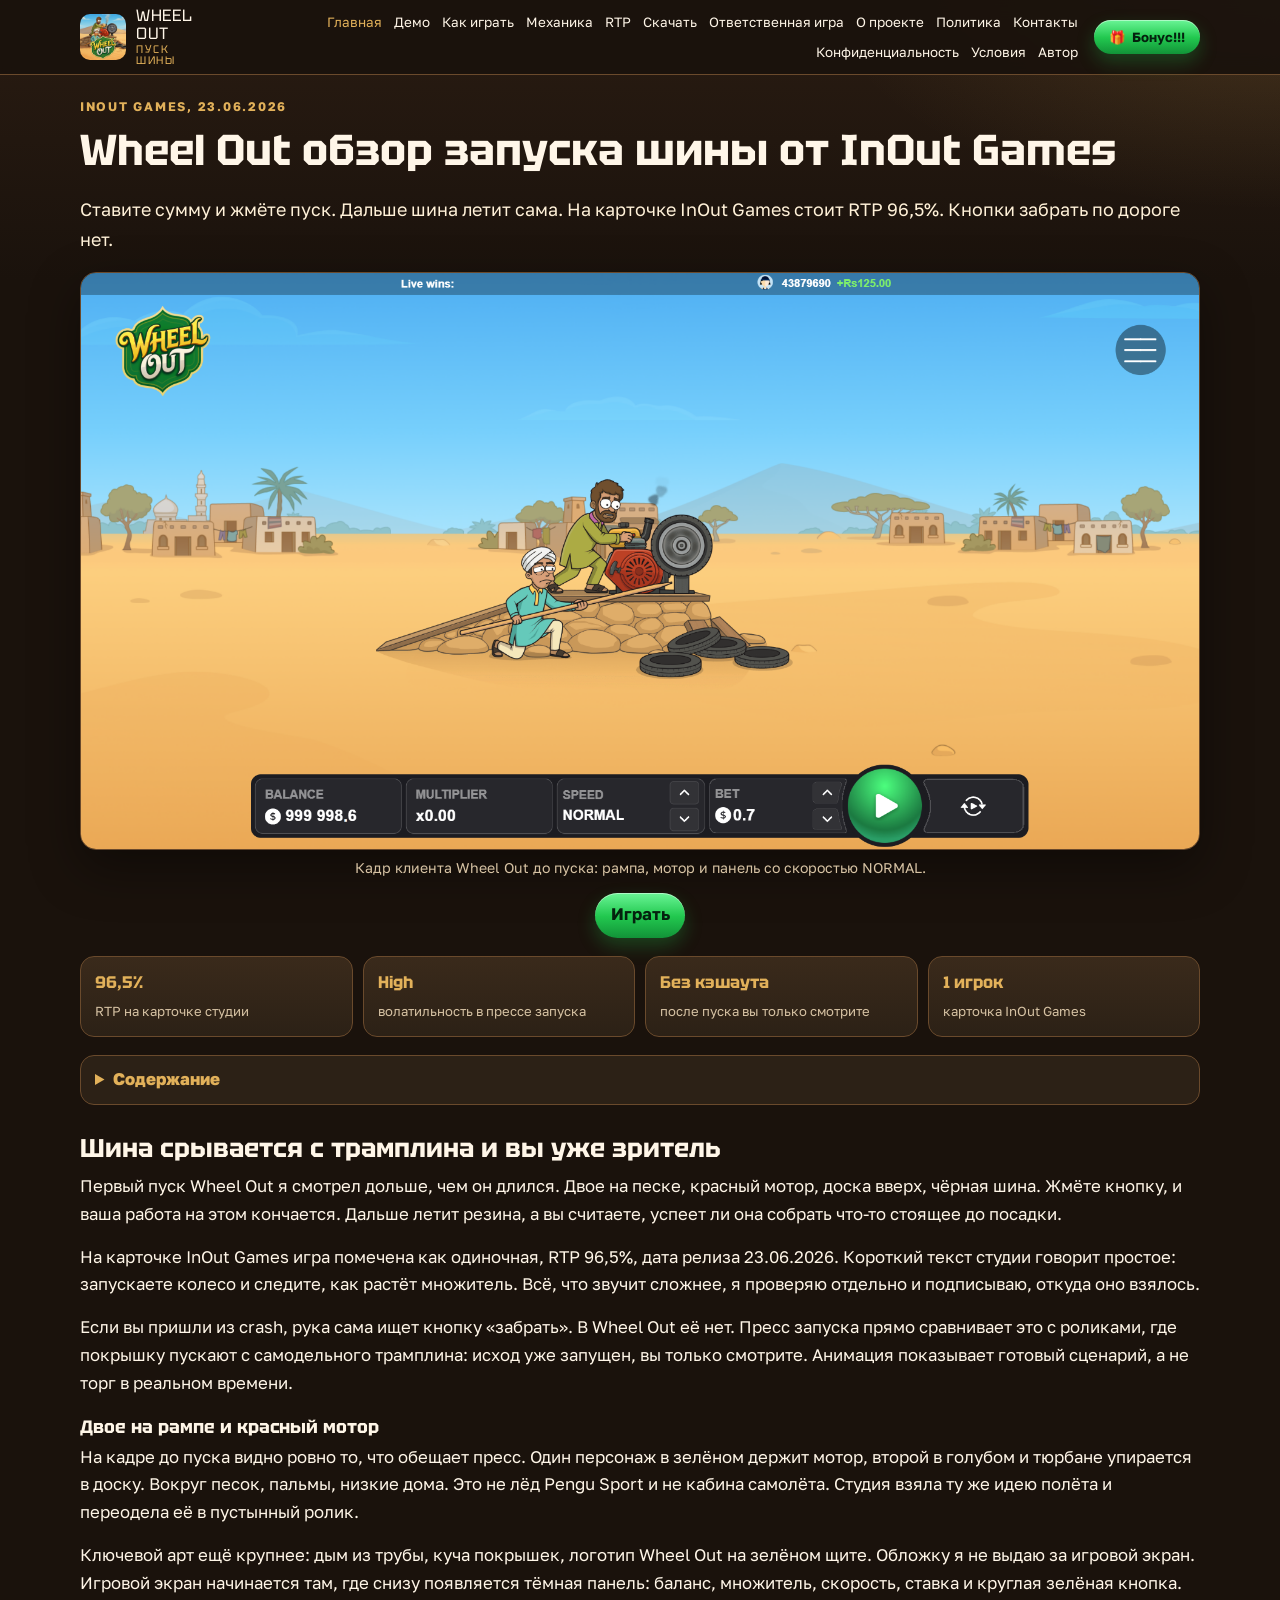
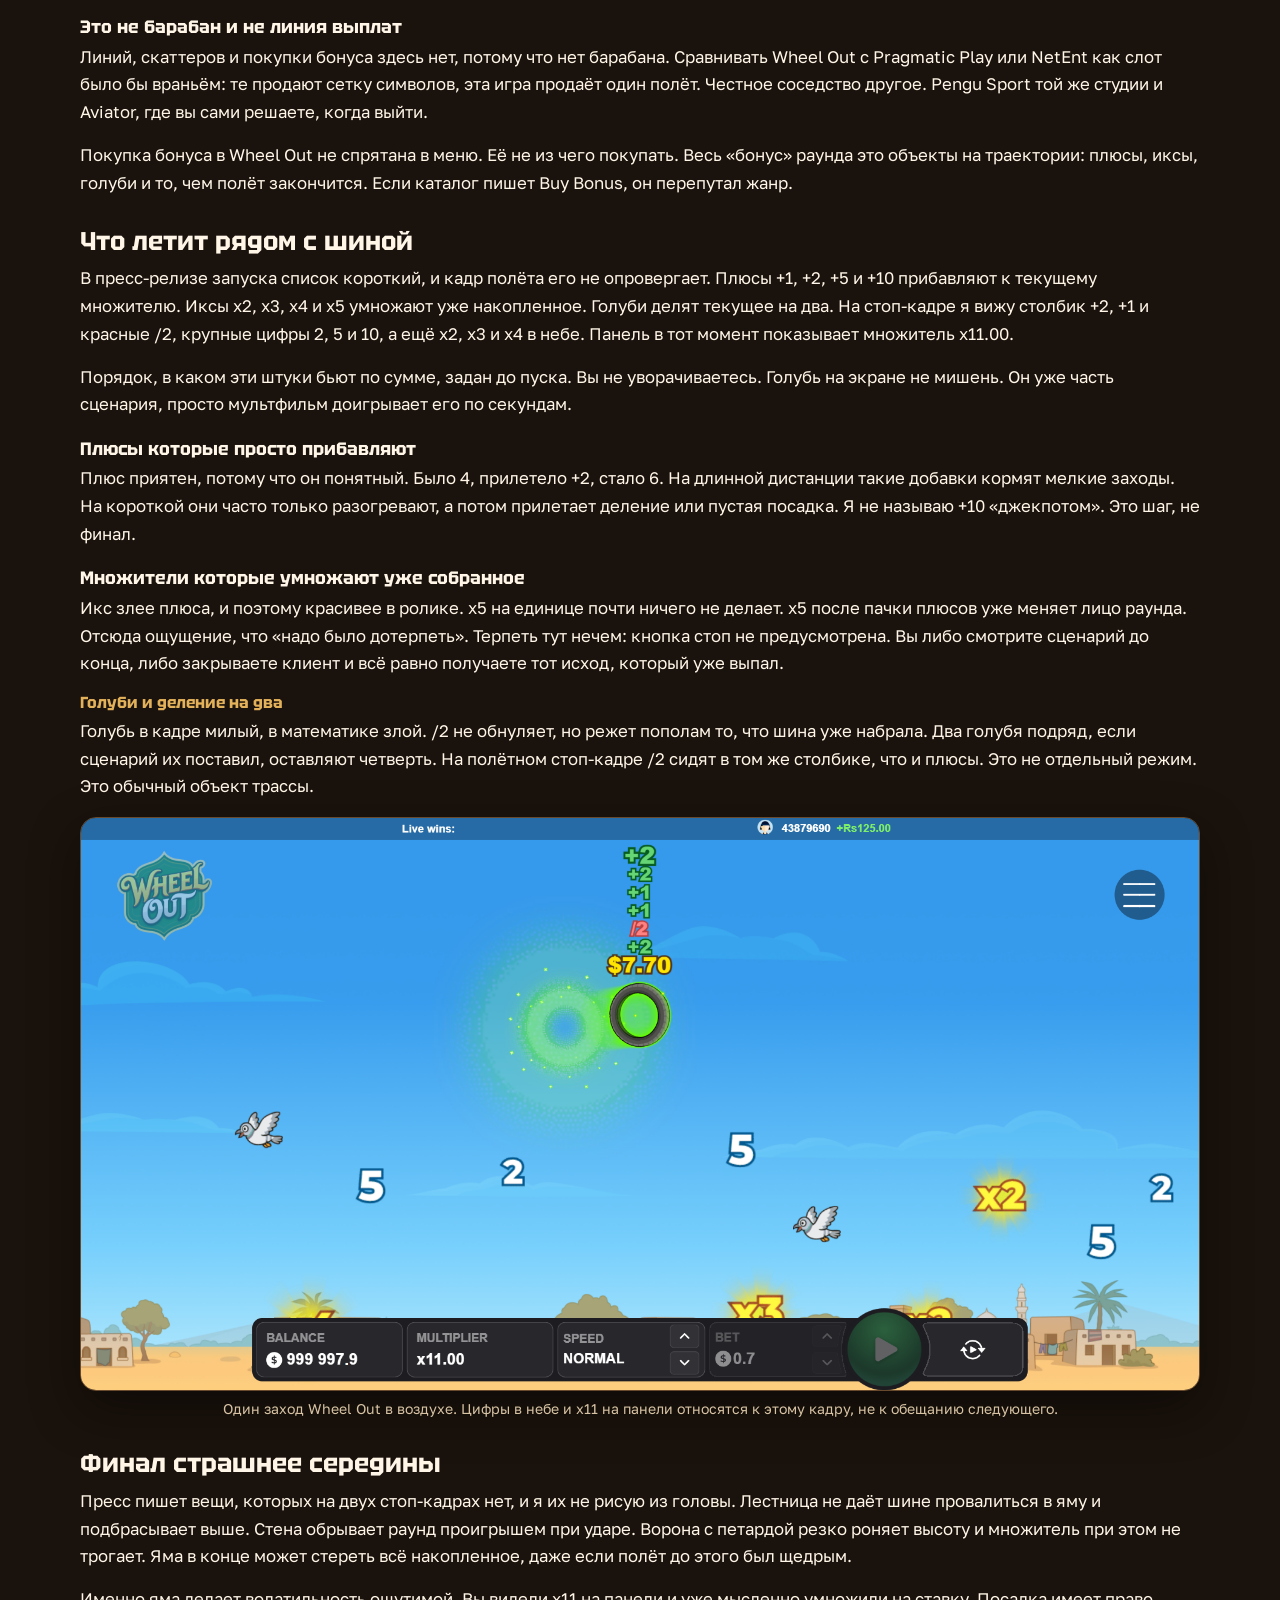
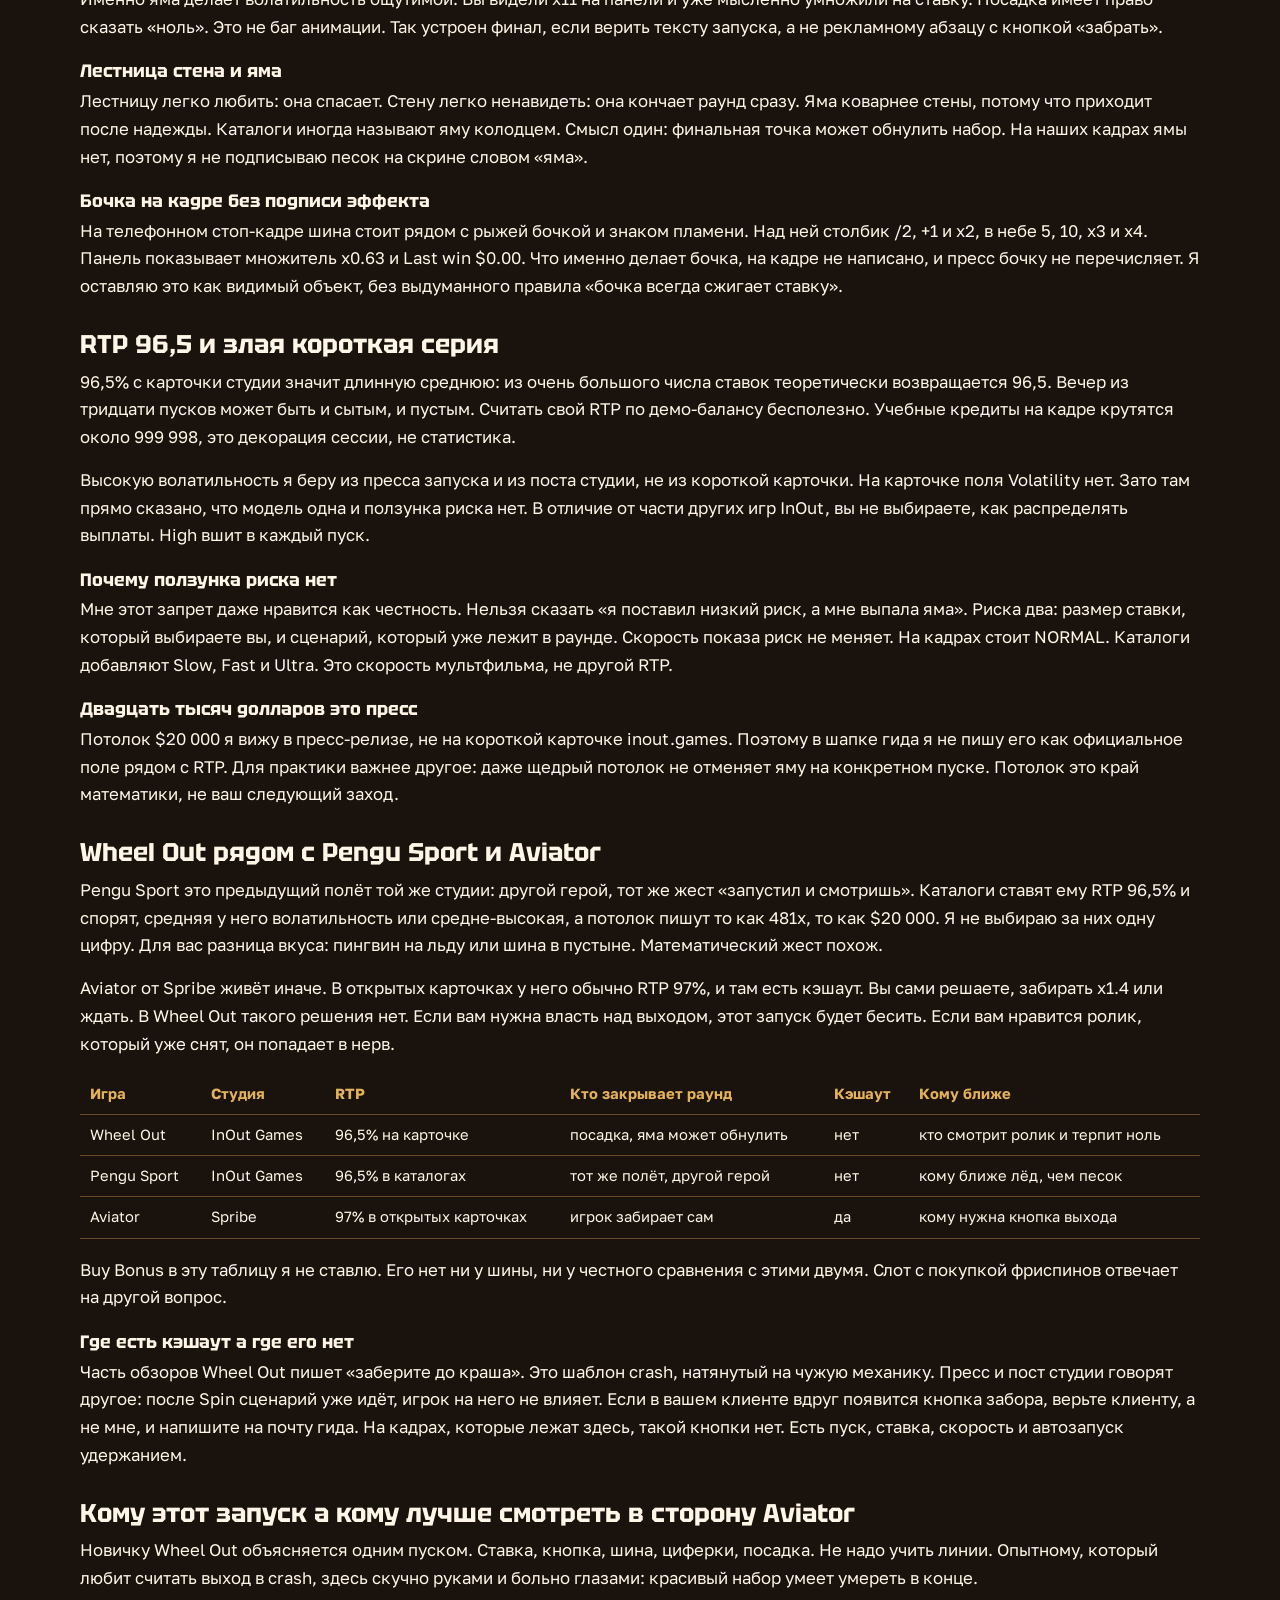
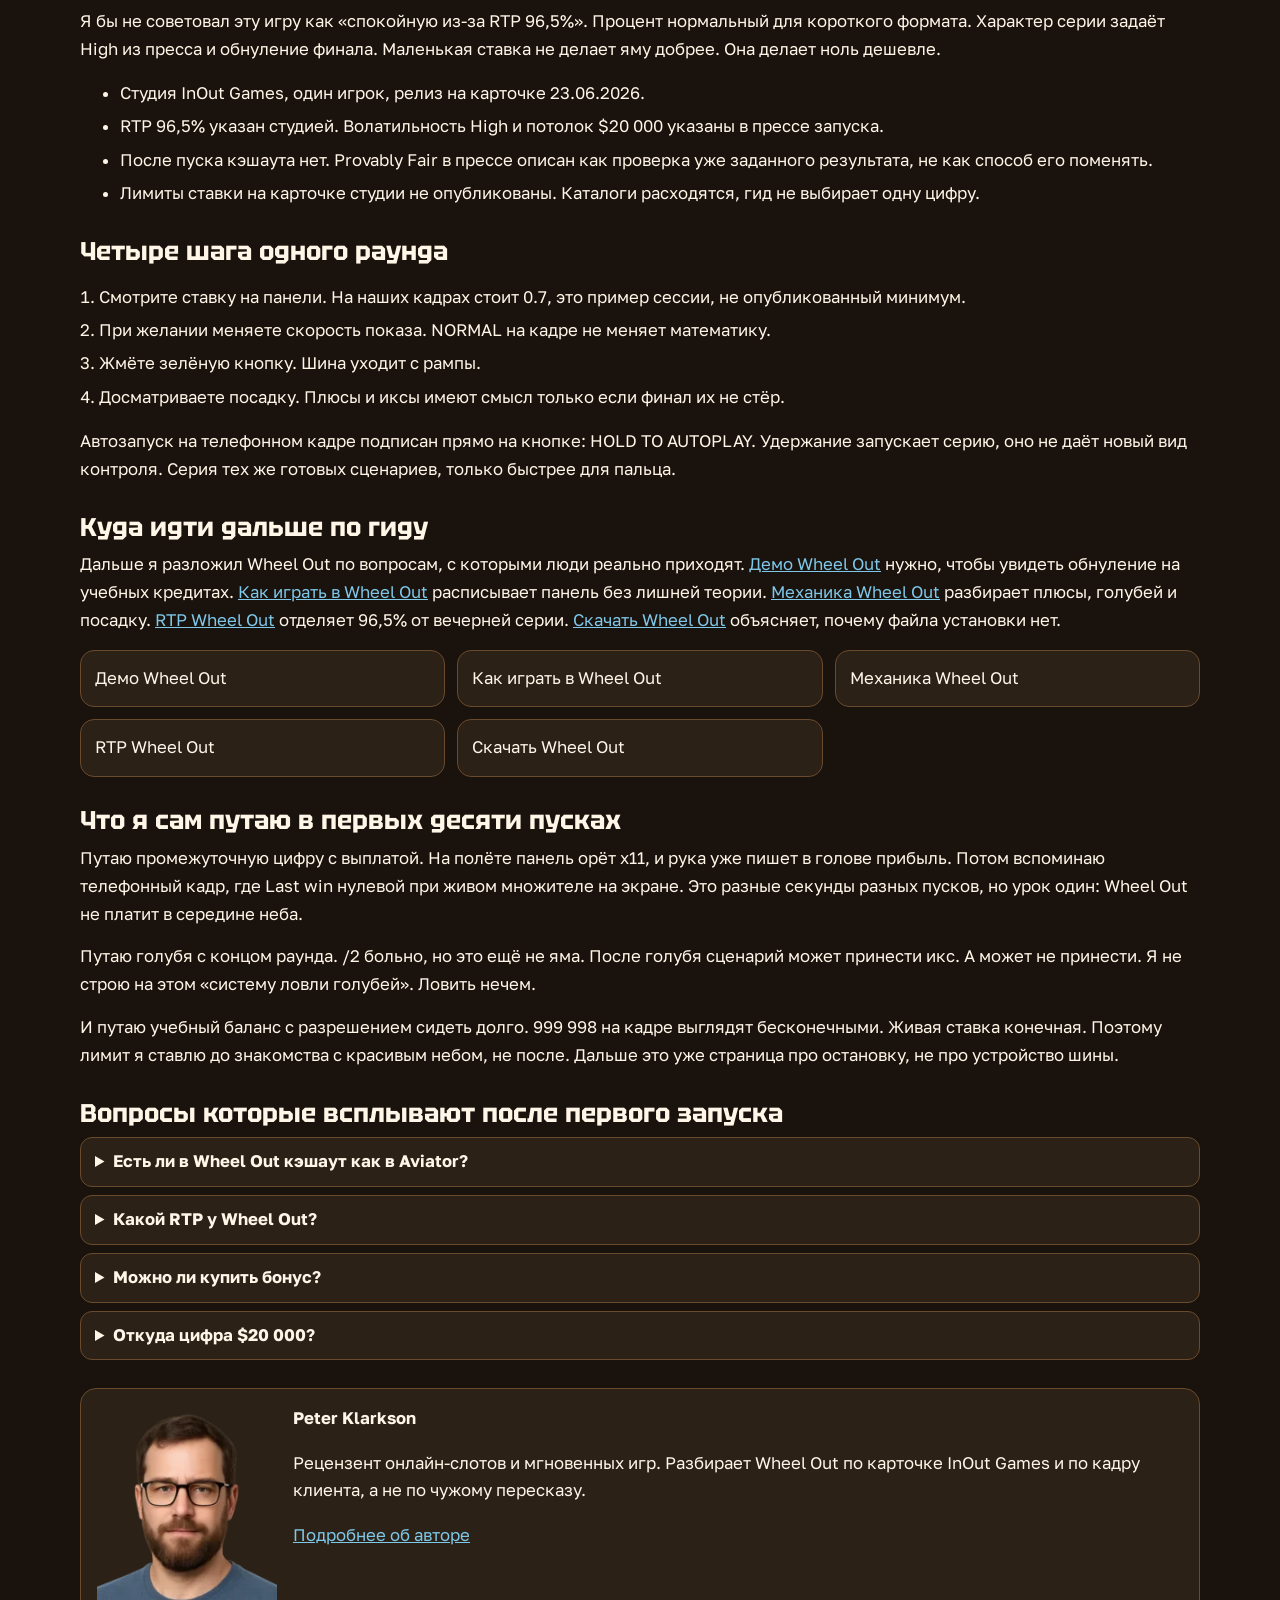
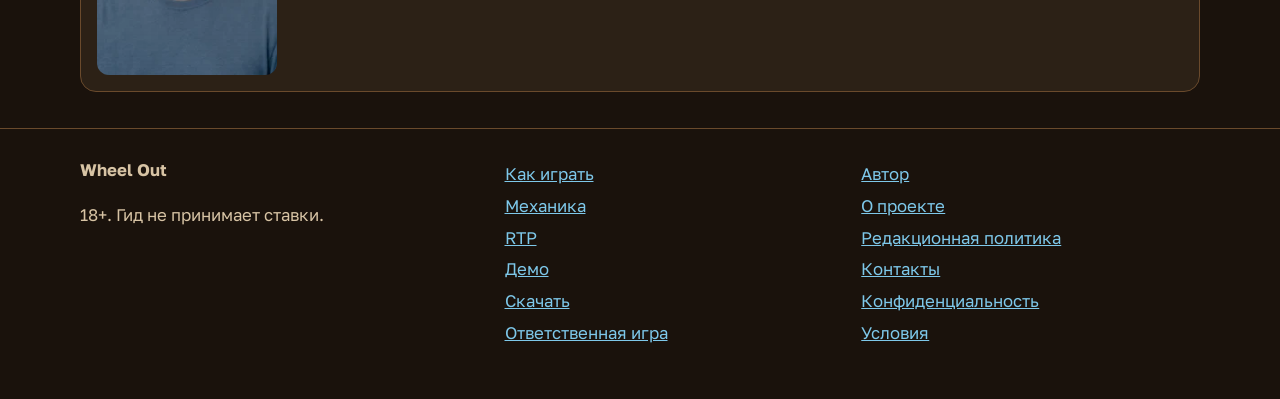
<file: index.html>
<!doctype html>
<html lang="ru-RU">
<head>
<meta charset="utf-8">
<meta name="viewport" content="width=device-width, initial-scale=1">
<title>Wheel Out - обзор шины InOut | RTP 96,5% без кэшаута</title>
<meta name="description" content="Wheel Out от InOut Games: шина с трамплина, плюсы, множители и голуби /2. На карточке RTP 96,5%. Кэшаута нет, финал решает посадка, набор может обнулиться.">
<link rel="canonical" href="https://wheelout.vercel.app/">
<link rel="alternate" href="https://wheelout.vercel.app/" hreflang="ru-RU">
<link rel="alternate" href="https://wheelout.vercel.app/" hreflang="x-default">
<meta property="og:locale" content="ru_RU">
<meta property="og:type" content="website">
<meta property="og:title" content="Wheel Out - обзор шины InOut | RTP 96,5% без кэшаута">
<meta property="og:description" content="Wheel Out от InOut Games: шина с трамплина, плюсы, множители и голуби /2. На карточке RTP 96,5%. Кэшаута нет, финал решает посадка, набор может обнулиться.">
<meta property="og:url" content="https://wheelout.vercel.app/">
<meta property="og:image" content="https://wheelout.vercel.app/assets/shots/launch.png">
<link rel="icon" href="/favicon.png" type="image/png">
<link rel="icon" type="image/png" href="/assets/favicon-32.png" sizes="32x32">
<link rel="apple-touch-icon" href="/assets/apple-touch-icon.png">
<link rel="manifest" href="/site.webmanifest">
<link rel="preconnect" href="https://fonts.googleapis.com">
<link rel="preconnect" href="https://fonts.gstatic.com" crossorigin>
<link href="https://fonts.googleapis.com/css2?family=Golos+Text:wght@400;600;700&family=Tektur:wght@600;700&display=swap" rel="stylesheet">
<link rel="stylesheet" href="/assets/site.css">
<script type="application/ld+json">{"@context":"https://schema.org","@graph":[{"@type":"WebSite","name":"Wheel Out","url":"https://wheelout.vercel.app/","inLanguage":"ru-RU"},{"@type":"WebPage","headline":"Wheel Out обзор запуска шины от InOut Games","name":"Wheel Out - обзор шины InOut | RTP 96,5% без кэшаута","description":"Wheel Out от InOut Games: шина с трамплина, плюсы, множители и голуби /2. На карточке RTP 96,5%. Кэшаута нет, финал решает посадка, набор может обнулиться.","url":"https://wheelout.vercel.app/","inLanguage":"ru-RU","mainEntityOfPage":"https://wheelout.vercel.app/","image":"https://wheelout.vercel.app/assets/shots/launch.png","author":{"@type":"Person","name":"Peter Klarkson","sameAs":"https://www.linkedin.com/in/peter-klarkson-0b2413396/?locale=en_US"}},{"@type":"BreadcrumbList","itemListElement":[{"@type":"ListItem","position":1,"name":"Главная","item":"https://wheelout.vercel.app/"}]},{"@type":"VideoGame","name":"Wheel Out","author":{"@type":"Organization","name":"InOut Games"},"gamePlatform":"Web browser","playMode":"SinglePlayer"},{"@type":"FAQPage","mainEntity":[{"@type":"Question","name":"Есть ли в Wheel Out кэшаут как в Aviator?","acceptedAnswer":{"@type":"Answer","text":"На кадрах клиента и в прессе запуска кнопки забрать по дороге нет. Раунд досматривают до посадки."}},{"@type":"Question","name":"Какой RTP у Wheel Out?","acceptedAnswer":{"@type":"Answer","text":"На карточке InOut Games указано 96,5%. Это длинная средняя, не прогноз ближайших пусков."}},{"@type":"Question","name":"Можно ли купить бонус?","acceptedAnswer":{"@type":"Answer","text":"Покупать нечего. Wheel Out не слот с фриспинами. Объекты на трассе и есть весь раунд."}},{"@type":"Question","name":"Откуда цифра $20 000?","acceptedAnswer":{"@type":"Answer","text":"Из пресс-релиза запуска. На короткой карточке студии этого поля нет, поэтому гид так и подписывает."}}]}]}</script>
</head>
<body>
<a class="skip-link" href="#content">К содержанию</a>
<header class="site-header">
  <div class="header-inner">
    <a class="brand" href="/"><img src="/assets/shots/logo.png" width="46" height="46" alt="Логотип Wheel Out на фоне пустыни"><span class="brand-name">WHEEL OUT<small>ПУСК ШИНЫ</small></span></a>
    <nav class="site-nav" aria-label="Основное меню"><a href="/" aria-current="page">Главная</a><a href="/demo/">Демо</a><a href="/how-to-play/">Как играть</a><a href="/mechanics/">Механика</a><a href="/rtp/">RTP</a><a href="/download/">Скачать</a><a href="/responsible-play/">Ответственная игра</a><a href="/about/">О проекте</a><a href="/editorial-policy/">Политика</a><a href="/contacts/">Контакты</a><a href="/privacy/">Конфиденциальность</a><a href="/terms/">Условия</a><a href="/avtor/">Автор</a></nav>
    <div class="header-right">
      <button class="btn btn-bonus sidebar-toggle" type="button" aria-controls="sidebar-drawer" aria-expanded="false"><span class="bonus-emoji" aria-hidden="true">🎁</span> Бонус!!!</button>
      <button class="btn menu-btn" type="button" aria-expanded="false" aria-label="Меню">☰</button>
    </div>
    <div class="m-row-actions">
      <button class="btn btn-bonus sidebar-toggle" type="button" aria-controls="sidebar-drawer" aria-expanded="false"><span class="bonus-emoji" aria-hidden="true">🎁</span> Бонус!!!</button>
      <button class="btn menu-btn" type="button" aria-expanded="false" aria-label="Меню">☰</button>
    </div>
  </div>
</header>
<main id="content" class="wrap">
  <p class="eyebrow">InOut Games, 23.06.2026</p>
  <h1>Wheel Out обзор запуска шины от InOut Games</h1>
  <p class="lede">Ставите сумму и жмёте пуск. Дальше шина летит сама. На карточке InOut Games стоит RTP 96,5%. Кнопки забрать по дороге нет.</p>
  <div class="lead-shot"><figure class="hero-shot"><img src="/assets/shots/launch.png" width="1843" height="949" alt="Wheel Out перед запуском: два персонажа у красного мотора, шина на трамплине и панель ставки" fetchpriority="high"><figcaption>Кадр клиента Wheel Out до пуска: рампа, мотор и панель со скоростью NORMAL.</figcaption></figure>
  <p class="play-cta"><a class="btn btn-ext btn-bonus" href="/go/" rel="nofollow sponsored noopener" target="_blank">Играть</a></p></div>
  <div class="specs">
    <div class="spec"><b>96,5%</b><span>RTP на карточке студии</span></div>
    <div class="spec"><b>High</b><span>волатильность в прессе запуска</span></div>
    <div class="spec"><b>Без кэшаута</b><span>после пуска вы только смотрите</span></div>
    <div class="spec"><b>1 игрок</b><span>карточка InOut Games</span></div>
  </div>
  <div class="simple-toc-details"><details><summary class="toc-summary">Содержание</summary><ul class="toc-list"><li><a href="#shina-sryvaetsya">Шина срывается с трамплина и вы уже зритель</a><ul><li><a href="#dvoe-na-rampe">Двое на рампе и красный мотор</a></li><li><a href="#ne-baraban">Это не барабан и не линия выплат</a></li></ul></li><li><a href="#chto-letit">Что летит рядом с шиной</a><ul><li><a href="#plyusy">Плюсы которые просто прибавляют</a></li><li><a href="#iksy">Множители которые умножают уже собранное</a></li></ul></li><li><a href="#final-zlee">Финал страшнее середины</a><ul><li><a href="#lestnica-stena">Лестница стена и яма</a></li><li><a href="#bochka">Бочка на кадре без подписи эффекта</a></li></ul></li><li><a href="#rtp-i-seriya">RTP 96,5 и злая короткая серия</a><ul><li><a href="#net-polzunka">Почему ползунка риска нет</a></li><li><a href="#dvadcat-tysyach">Двадцать тысяч долларов это пресс</a></li></ul></li><li><a href="#sosedi">Wheel Out рядом с Pengu Sport и Aviator</a><ul><li><a href="#gde-keshaut">Где есть кэшаут а где его нет</a></li></ul></li><li><a href="#komu">Кому этот запуск а кому лучше смотреть в сторону Aviator</a></li><li><a href="#chetyre-shaga">Четыре шага одного раунда</a></li><li><a href="#dalshe">Куда идти дальше по гиду</a></li><li><a href="#pervye-desyat">Что я сам путаю в первых десяти пусках</a></li><li><a href="#voprosy-posle-puska">Вопросы которые всплывают после первого запуска</a></li></ul></details></div>
  <div class="prose"><h2 id="shina-sryvaetsya">Шина срывается с трамплина и вы уже зритель</h2>
<p>Первый пуск Wheel Out я смотрел дольше, чем он длился. Двое на песке, красный мотор, доска вверх, чёрная шина. Жмёте кнопку, и ваша работа на этом кончается. Дальше летит резина, а вы считаете, успеет ли она собрать что-то стоящее до посадки.</p>
<p>На карточке InOut Games игра помечена как одиночная, RTP 96,5%, дата релиза 23.06.2026. Короткий текст студии говорит простое: запускаете колесо и следите, как растёт множитель. Всё, что звучит сложнее, я проверяю отдельно и подписываю, откуда оно взялось.</p>
<p>Если вы пришли из crash, рука сама ищет кнопку «забрать». В Wheel Out её нет. Пресс запуска прямо сравнивает это с роликами, где покрышку пускают с самодельного трамплина: исход уже запущен, вы только смотрите. Анимация показывает готовый сценарий, а не торг в реальном времени.</p>
<h3 id="dvoe-na-rampe">Двое на рампе и красный мотор</h3>
<p>На кадре до пуска видно ровно то, что обещает пресс. Один персонаж в зелёном держит мотор, второй в голубом и тюрбане упирается в доску. Вокруг песок, пальмы, низкие дома. Это не лёд Pengu Sport и не кабина самолёта. Студия взяла ту же идею полёта и переодела её в пустынный ролик.</p>
<p>Ключевой арт ещё крупнее: дым из трубы, куча покрышек, логотип Wheel Out на зелёном щите. Обложку я не выдаю за игровой экран. Игровой экран начинается там, где снизу появляется тёмная панель: баланс, множитель, скорость, ставка и круглая зелёная кнопка.</p>
<h3 id="ne-baraban">Это не барабан и не линия выплат</h3>
<p>Линий, скаттеров и покупки бонуса здесь нет, потому что нет барабана. Сравнивать Wheel Out с Pragmatic Play или NetEnt как слот было бы враньём: те продают сетку символов, эта игра продаёт один полёт. Честное соседство другое. Pengu Sport той же студии и Aviator, где вы сами решаете, когда выйти.</p>
<p>Покупка бонуса в Wheel Out не спрятана в меню. Её не из чего покупать. Весь «бонус» раунда это объекты на траектории: плюсы, иксы, голуби и то, чем полёт закончится. Если каталог пишет Buy Bonus, он перепутал жанр.</p>

<h2 id="chto-letit">Что летит рядом с шиной</h2>
<p>В пресс-релизе запуска список короткий, и кадр полёта его не опровергает. Плюсы +1, +2, +5 и +10 прибавляют к текущему множителю. Иксы x2, x3, x4 и x5 умножают уже накопленное. Голуби делят текущее на два. На стоп-кадре я вижу столбик +2, +1 и красные /2, крупные цифры 2, 5 и 10, а ещё x2, x3 и x4 в небе. Панель в тот момент показывает множитель x11.00.</p>
<p>Порядок, в каком эти штуки бьют по сумме, задан до пуска. Вы не уворачиваетесь. Голубь на экране не мишень. Он уже часть сценария, просто мультфильм доигрывает его по секундам.</p>
<h3 id="plyusy">Плюсы которые просто прибавляют</h3>
<p>Плюс приятен, потому что он понятный. Было 4, прилетело +2, стало 6. На длинной дистанции такие добавки кормят мелкие заходы. На короткой они часто только разогревают, а потом прилетает деление или пустая посадка. Я не называю +10 «джекпотом». Это шаг, не финал.</p>
<h3 id="iksy">Множители которые умножают уже собранное</h3>
<p>Икс злее плюса, и поэтому красивее в ролике. x5 на единице почти ничего не делает. x5 после пачки плюсов уже меняет лицо раунда. Отсюда ощущение, что «надо было дотерпеть». Терпеть тут нечем: кнопка стоп не предусмотрена. Вы либо смотрите сценарий до конца, либо закрываете клиент и всё равно получаете тот исход, который уже выпал.</p>
<h4 id="golubi">Голуби и деление на два</h4>
<p>Голубь в кадре милый, в математике злой. /2 не обнуляет, но режет пополам то, что шина уже набрала. Два голубя подряд, если сценарий их поставил, оставляют четверть. На полётном стоп-кадре /2 сидят в том же столбике, что и плюсы. Это не отдельный режим. Это обычный объект трассы.</p>

<figure class="editorial-shot"><img src="/assets/shots/flight.png" width="1848" height="945" alt="Полёт Wheel Out со столбиком плюсов, красными /2, голубями и множителем x11 на панели" loading="lazy"><figcaption>Один заход Wheel Out в воздухе. Цифры в небе и x11 на панели относятся к этому кадру, не к обещанию следующего.</figcaption></figure>

<h2 id="final-zlee">Финал страшнее середины</h2>
<p>Пресс пишет вещи, которых на двух стоп-кадрах нет, и я их не рисую из головы. Лестница не даёт шине провалиться в яму и подбрасывает выше. Стена обрывает раунд проигрышем при ударе. Ворона с петардой резко роняет высоту и множитель при этом не трогает. Яма в конце может стереть всё накопленное, даже если полёт до этого был щедрым.</p>
<p>Именно яма делает волатильность ощутимой. Вы видели x11 на панели и уже мысленно умножили на ставку. Посадка имеет право сказать «ноль». Это не баг анимации. Так устроен финал, если верить тексту запуска, а не рекламному абзацу с кнопкой «забрать».</p>
<h3 id="lestnica-stena">Лестница стена и яма</h3>
<p>Лестницу легко любить: она спасает. Стену легко ненавидеть: она кончает раунд сразу. Яма коварнее стены, потому что приходит после надежды. Каталоги иногда называют яму колодцем. Смысл один: финальная точка может обнулить набор. На наших кадрах ямы нет, поэтому я не подписываю песок на скрине словом «яма».</p>
<h3 id="bochka">Бочка на кадре без подписи эффекта</h3>
<p>На телефонном стоп-кадре шина стоит рядом с рыжей бочкой и знаком пламени. Над ней столбик /2, +1 и x2, в небе 5, 10, x3 и x4. Панель показывает множитель x0.63 и Last win $0.00. Что именно делает бочка, на кадре не написано, и пресс бочку не перечисляет. Я оставляю это как видимый объект, без выдуманного правила «бочка всегда сжигает ставку».</p>

<h2 id="rtp-i-seriya">RTP 96,5 и злая короткая серия</h2>
<p>96,5% с карточки студии значит длинную среднюю: из очень большого числа ставок теоретически возвращается 96,5. Вечер из тридцати пусков может быть и сытым, и пустым. Считать свой RTP по демо-балансу бесполезно. Учебные кредиты на кадре крутятся около 999 998, это декорация сессии, не статистика.</p>
<p>Высокую волатильность я беру из пресса запуска и из поста студии, не из короткой карточки. На карточке поля Volatility нет. Зато там прямо сказано, что модель одна и ползунка риска нет. В отличие от части других игр InOut, вы не выбираете, как распределять выплаты. High вшит в каждый пуск.</p>
<h3 id="net-polzunka">Почему ползунка риска нет</h3>
<p>Мне этот запрет даже нравится как честность. Нельзя сказать «я поставил низкий риск, а мне выпала яма». Риска два: размер ставки, который выбираете вы, и сценарий, который уже лежит в раунде. Скорость показа риск не меняет. На кадрах стоит NORMAL. Каталоги добавляют Slow, Fast и Ultra. Это скорость мультфильма, не другой RTP.</p>
<h3 id="dvadcat-tysyach">Двадцать тысяч долларов это пресс</h3>
<p>Потолок $20 000 я вижу в пресс-релизе, не на короткой карточке inout.games. Поэтому в шапке гида я не пишу его как официальное поле рядом с RTP. Для практики важнее другое: даже щедрый потолок не отменяет яму на конкретном пуске. Потолок это край математики, не ваш следующий заход.</p>

<h2 id="sosedi">Wheel Out рядом с Pengu Sport и Aviator</h2>
<p>Pengu Sport это предыдущий полёт той же студии: другой герой, тот же жест «запустил и смотришь». Каталоги ставят ему RTP 96,5% и спорят, средняя у него волатильность или средне-высокая, а потолок пишут то как 481x, то как $20 000. Я не выбираю за них одну цифру. Для вас разница вкуса: пингвин на льду или шина в пустыне. Математический жест похож.</p>
<p>Aviator от Spribe живёт иначе. В открытых карточках у него обычно RTP 97%, и там есть кэшаут. Вы сами решаете, забирать x1.4 или ждать. В Wheel Out такого решения нет. Если вам нужна власть над выходом, этот запуск будет бесить. Если вам нравится ролик, который уже снят, он попадает в нерв.</p>
<div class="table-scroll"><table>
<thead><tr><th>Игра</th><th>Студия</th><th>RTP</th><th>Кто закрывает раунд</th><th>Кэшаут</th><th>Кому ближе</th></tr></thead>
<tbody>
<tr><td>Wheel Out</td><td>InOut Games</td><td>96,5% на карточке</td><td>посадка, яма может обнулить</td><td>нет</td><td>кто смотрит ролик и терпит ноль</td></tr>
<tr><td>Pengu Sport</td><td>InOut Games</td><td>96,5% в каталогах</td><td>тот же полёт, другой герой</td><td>нет</td><td>кому ближе лёд, чем песок</td></tr>
<tr><td>Aviator</td><td>Spribe</td><td>97% в открытых карточках</td><td>игрок забирает сам</td><td>да</td><td>кому нужна кнопка выхода</td></tr>
</tbody>
</table></div>
<p>Buy Bonus в эту таблицу я не ставлю. Его нет ни у шины, ни у честного сравнения с этими двумя. Слот с покупкой фриспинов отвечает на другой вопрос.</p>
<h3 id="gde-keshaut">Где есть кэшаут а где его нет</h3>
<p>Часть обзоров Wheel Out пишет «заберите до краша». Это шаблон crash, натянутый на чужую механику. Пресс и пост студии говорят другое: после Spin сценарий уже идёт, игрок на него не влияет. Если в вашем клиенте вдруг появится кнопка забора, верьте клиенту, а не мне, и напишите на почту гида. На кадрах, которые лежат здесь, такой кнопки нет. Есть пуск, ставка, скорость и автозапуск удержанием.</p>

<h2 id="komu">Кому этот запуск а кому лучше смотреть в сторону Aviator</h2>
<p>Новичку Wheel Out объясняется одним пуском. Ставка, кнопка, шина, циферки, посадка. Не надо учить линии. Опытному, который любит считать выход в crash, здесь скучно руками и больно глазами: красивый набор умеет умереть в конце.</p>
<p>Я бы не советовал эту игру как «спокойную из-за RTP 96,5%». Процент нормальный для короткого формата. Характер серии задаёт High из пресса и обнуление финала. Маленькая ставка не делает яму добрее. Она делает ноль дешевле.</p>
<ul class="facts">
<li>Студия InOut Games, один игрок, релиз на карточке 23.06.2026.</li>
<li>RTP 96,5% указан студией. Волатильность High и потолок $20 000 указаны в прессе запуска.</li>
<li>После пуска кэшаута нет. Provably Fair в прессе описан как проверка уже заданного результата, не как способ его поменять.</li>
<li>Лимиты ставки на карточке студии не опубликованы. Каталоги расходятся, гид не выбирает одну цифру.</li>
</ul>

<h2 id="chetyre-shaga">Четыре шага одного раунда</h2>
<ol class="steps">
<li>Смотрите ставку на панели. На наших кадрах стоит 0.7, это пример сессии, не опубликованный минимум.</li>
<li>При желании меняете скорость показа. NORMAL на кадре не меняет математику.</li>
<li>Жмёте зелёную кнопку. Шина уходит с рампы.</li>
<li>Досматриваете посадку. Плюсы и иксы имеют смысл только если финал их не стёр.</li>
</ol>
<p>Автозапуск на телефонном кадре подписан прямо на кнопке: HOLD TO AUTOPLAY. Удержание запускает серию, оно не даёт новый вид контроля. Серия тех же готовых сценариев, только быстрее для пальца.</p>

<h2 id="dalshe">Куда идти дальше по гиду</h2>
<p>Дальше я разложил Wheel Out по вопросам, с которыми люди реально приходят. <a href="/demo/">Демо Wheel Out</a> нужно, чтобы увидеть обнуление на учебных кредитах. <a href="/how-to-play/">Как играть в Wheel Out</a> расписывает панель без лишней теории. <a href="/mechanics/">Механика Wheel Out</a> разбирает плюсы, голубей и посадку. <a href="/rtp/">RTP Wheel Out</a> отделяет 96,5% от вечерней серии. <a href="/download/">Скачать Wheel Out</a> объясняет, почему файла установки нет.</p>
<div class="related-grid">
<a class="related-card" href="/demo/">Демо Wheel Out</a>
<a class="related-card" href="/how-to-play/">Как играть в Wheel Out</a>
<a class="related-card" href="/mechanics/">Механика Wheel Out</a>
<a class="related-card" href="/rtp/">RTP Wheel Out</a>
<a class="related-card" href="/download/">Скачать Wheel Out</a>
</div>

<h2 id="pervye-desyat">Что я сам путаю в первых десяти пусках</h2>
<p>Путаю промежуточную цифру с выплатой. На полёте панель орёт x11, и рука уже пишет в голове прибыль. Потом вспоминаю телефонный кадр, где Last win нулевой при живом множителе на экране. Это разные секунды разных пусков, но урок один: Wheel Out не платит в середине неба.</p>
<p>Путаю голубя с концом раунда. /2 больно, но это ещё не яма. После голубя сценарий может принести икс. А может не принести. Я не строю на этом «систему ловли голубей». Ловить нечем.</p>
<p>И путаю учебный баланс с разрешением сидеть долго. 999 998 на кадре выглядят бесконечными. Живая ставка конечная. Поэтому лимит я ставлю до знакомства с красивым небом, не после. Дальше это уже страница про остановку, не про устройство шины.</p>
<h2 id="voprosy-posle-puska">Вопросы которые всплывают после первого запуска</h2>
<div class="faq">
<details><summary>Есть ли в Wheel Out кэшаут как в Aviator?</summary><p>На кадрах клиента и в прессе запуска кнопки забрать по дороге нет. Раунд досматривают до посадки.</p></details>
<details><summary>Какой RTP у Wheel Out?</summary><p>На карточке InOut Games указано 96,5%. Это длинная средняя, не прогноз ближайших пусков.</p></details>
<details><summary>Можно ли купить бонус?</summary><p>Покупать нечего. Wheel Out не слот с фриспинами. Объекты на трассе и есть весь раунд.</p></details>
<details><summary>Откуда цифра $20 000?</summary><p>Из пресс-релиза запуска. На короткой карточке студии этого поля нет, поэтому гид так и подписывает.</p></details>
</div>
</div>
  <aside class="author-box page-buttom"><img src="/assets/author/peter-klarkson.webp" width="180" height="180" alt="Peter Klarkson, автор разборов мгновенных игр"><div><b>Peter Klarkson</b><p>Рецензент онлайн-слотов и мгновенных игр. Разбирает Wheel Out по карточке InOut Games и по кадру клиента, а не по чужому пересказу.</p><p><a href="/avtor/">Подробнее об авторе</a></p></div></aside>
</main>
<footer class="site-footer"><div class="wrap footer-grid">
  <div><b>Wheel Out</b><p>18+. Гид не принимает ставки.</p></div>
  <div><a href="/how-to-play/">Как играть</a><a href="/mechanics/">Механика</a><a href="/rtp/">RTP</a><a href="/demo/">Демо</a><a href="/download/">Скачать</a><a href="/responsible-play/">Ответственная игра</a></div>
  <div><a href="/avtor/">Автор</a><a href="/about/">О проекте</a><a href="/editorial-policy/">Редакционная политика</a><a href="/contacts/">Контакты</a><a href="/privacy/">Конфиденциальность</a><a href="/terms/">Условия</a></div>
</div></footer>
<div id="sidebar-drawer">
  <div class="drawer-backdrop" data-close></div>
  <aside class="drawer-panel" role="dialog" aria-modal="true" aria-labelledby="drawer-title">
    <button class="btn drawer-close" type="button" data-close>Закрыть</button>
    <h2 id="drawer-title">Предложения</h2>
    <div class="drawer-offers">
    <article class="casino-row"><h3>1win</h3><p>Партнёрский переход к игре. Промокод на этой сборке не указан.</p><p><a class="btn btn-ext" href="/go/" rel="nofollow sponsored noopener" target="_blank">Играть на 1win</a></p></article>
    <article class="casino-row"><h3>Pokerdom</h3><p>Отдельный партнёрский переход. Промокод на этой сборке не указан.</p><p><a class="btn btn-ext" href="/pokerd/" rel="nofollow sponsored noopener" target="_blank">Играть на Pokerdom</a></p></article>
  </div>
  </aside>
</div>
<script src="/assets/site.js" defer></script>
</body>
</html>
</file>
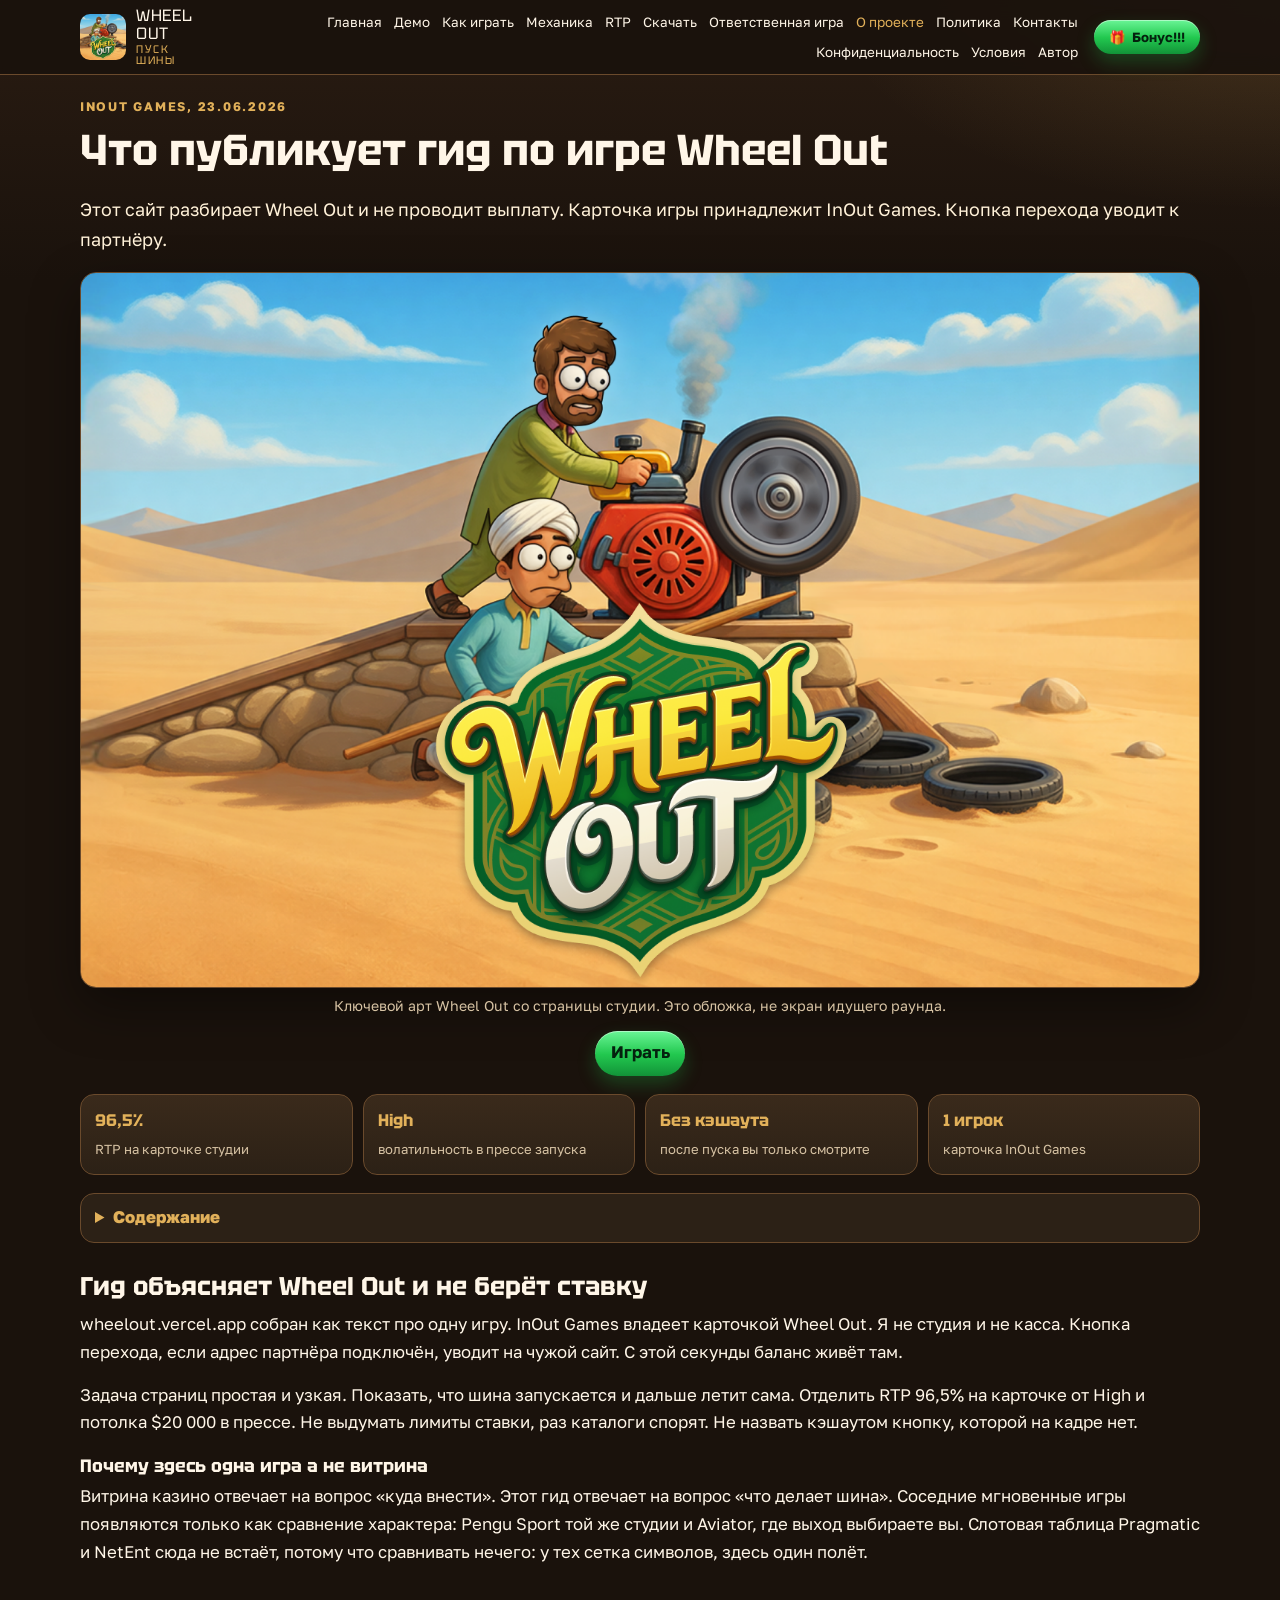
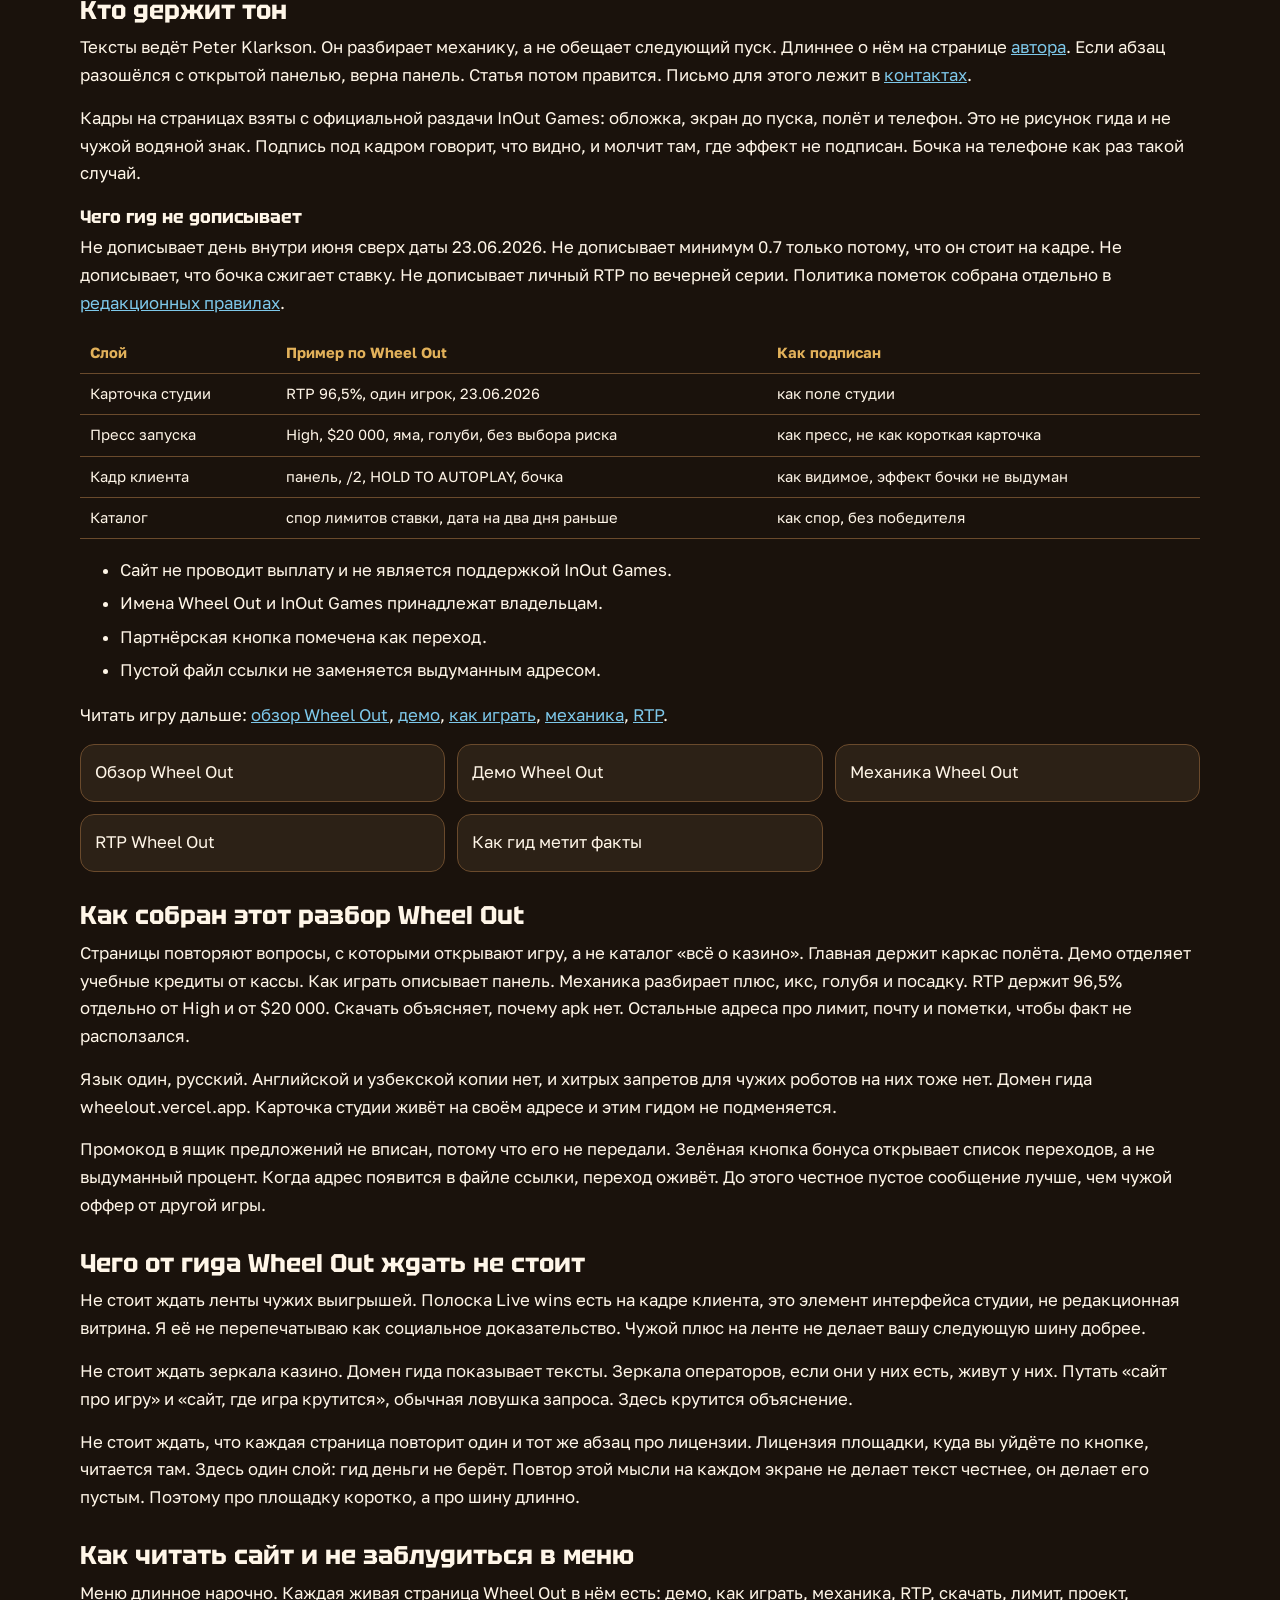
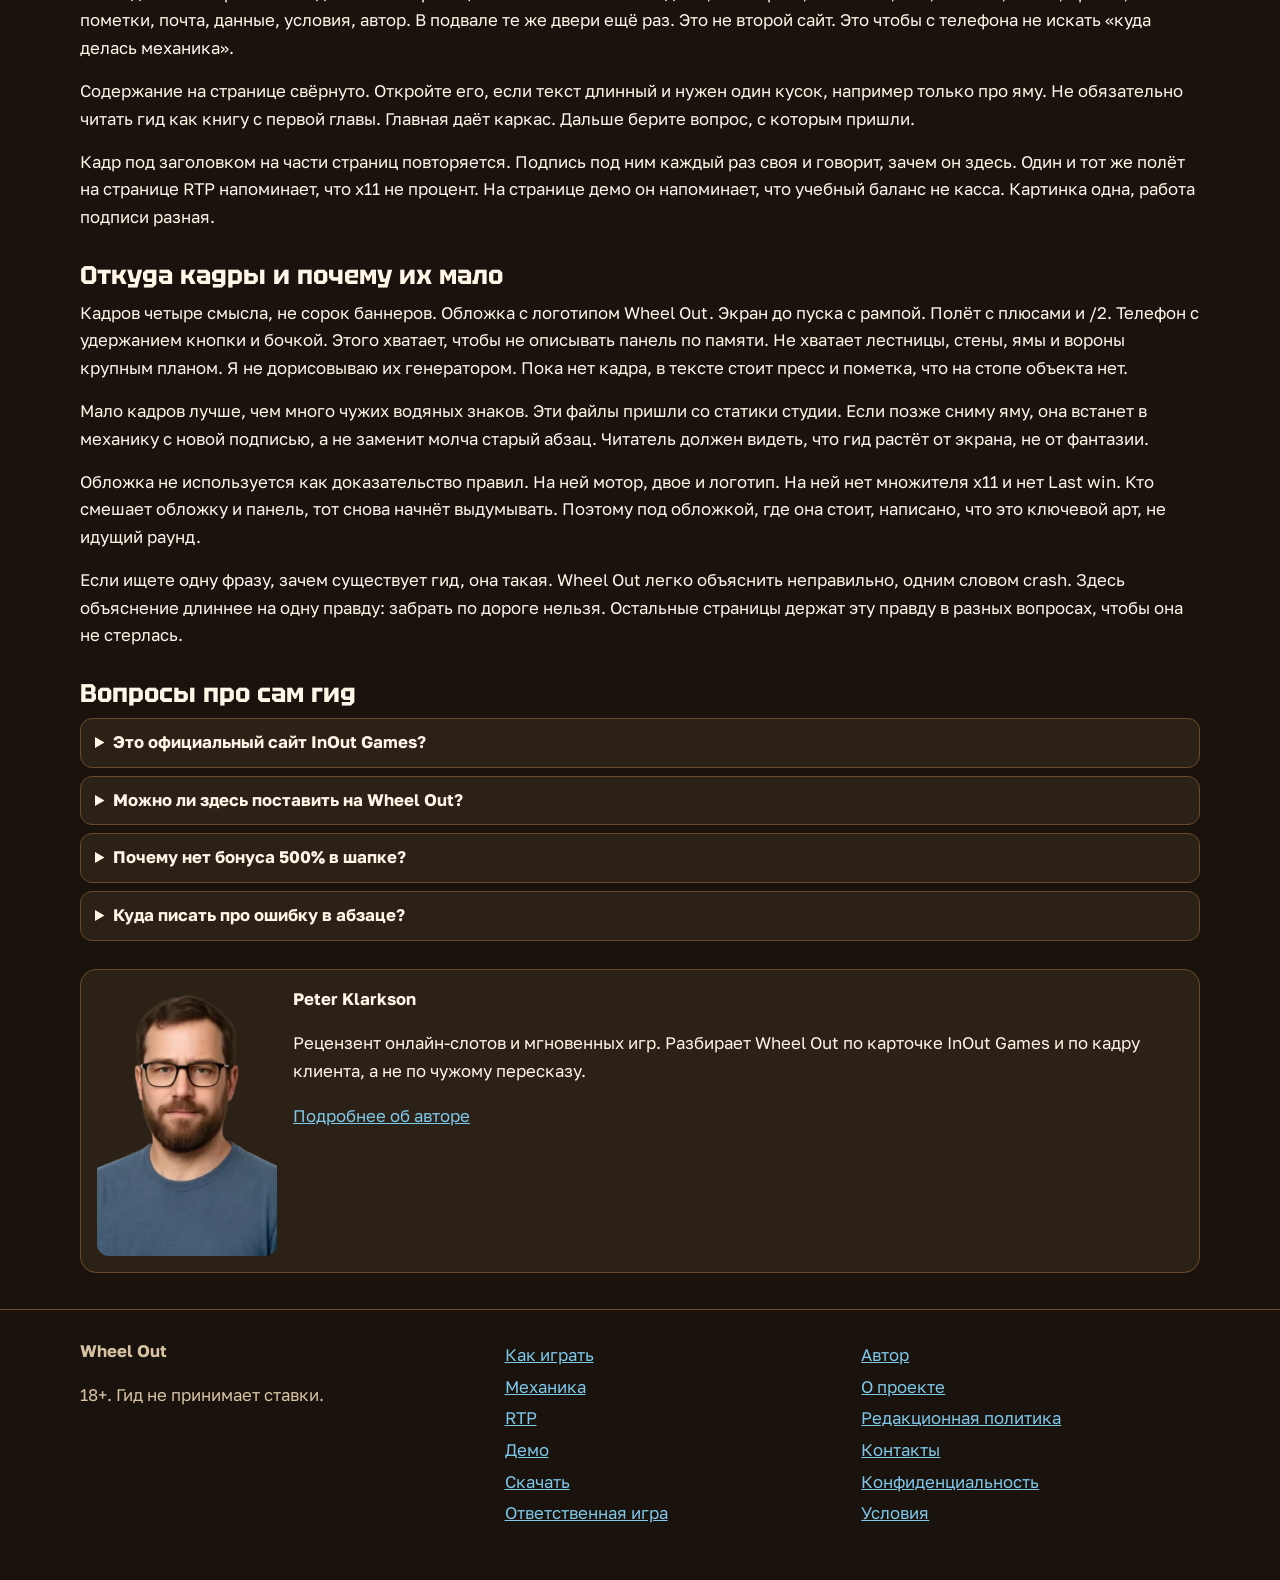
<file: about/index.html>
<!doctype html>
<html lang="ru-RU">
<head>
<meta charset="utf-8">
<meta name="viewport" content="width=device-width, initial-scale=1">
<title>О гиде Wheel Out - разбор шины InOut, не касса</title>
<meta name="description" content="Гид wheelout.vercel.app объясняет Wheel Out от InOut Games и ставки не принимает. Факты сверяют с карточкой студии, с прессом запуска и с кадром клиента.">
<link rel="canonical" href="https://wheelout.vercel.app/about/">
<link rel="alternate" href="https://wheelout.vercel.app/about/" hreflang="ru-RU">
<link rel="alternate" href="https://wheelout.vercel.app/about/" hreflang="x-default">
<meta property="og:locale" content="ru_RU">
<meta property="og:type" content="website">
<meta property="og:title" content="О гиде Wheel Out - разбор шины InOut, не касса">
<meta property="og:description" content="Гид wheelout.vercel.app объясняет Wheel Out от InOut Games и ставки не принимает. Факты сверяют с карточкой студии, с прессом запуска и с кадром клиента.">
<meta property="og:url" content="https://wheelout.vercel.app/about/">
<meta property="og:image" content="https://wheelout.vercel.app/assets/shots/logo.png">
<link rel="icon" href="/favicon.png" type="image/png">
<link rel="icon" type="image/png" href="/assets/favicon-32.png" sizes="32x32">
<link rel="apple-touch-icon" href="/assets/apple-touch-icon.png">
<link rel="manifest" href="/site.webmanifest">
<link rel="preconnect" href="https://fonts.googleapis.com">
<link rel="preconnect" href="https://fonts.gstatic.com" crossorigin>
<link href="https://fonts.googleapis.com/css2?family=Golos+Text:wght@400;600;700&family=Tektur:wght@600;700&display=swap" rel="stylesheet">
<link rel="stylesheet" href="/assets/site.css">
<script type="application/ld+json">{"@context":"https://schema.org","@graph":[{"@type":"WebSite","name":"Wheel Out","url":"https://wheelout.vercel.app/","inLanguage":"ru-RU"},{"@type":"WebPage","headline":"Что публикует гид по игре Wheel Out","name":"О гиде Wheel Out - разбор шины InOut, не касса","description":"Гид wheelout.vercel.app объясняет Wheel Out от InOut Games и ставки не принимает. Факты сверяют с карточкой студии, с прессом запуска и с кадром клиента.","url":"https://wheelout.vercel.app/about/","inLanguage":"ru-RU","mainEntityOfPage":"https://wheelout.vercel.app/about/","image":"https://wheelout.vercel.app/assets/shots/logo.png","author":{"@type":"Person","name":"Peter Klarkson","sameAs":"https://www.linkedin.com/in/peter-klarkson-0b2413396/?locale=en_US"}},{"@type":"BreadcrumbList","itemListElement":[{"@type":"ListItem","position":1,"name":"Главная","item":"https://wheelout.vercel.app/"},{"@type":"ListItem","position":2,"name":"О проекте","item":"https://wheelout.vercel.app/about/"}]},{"@type":"FAQPage","mainEntity":[{"@type":"Question","name":"Это официальный сайт InOut Games?","acceptedAnswer":{"@type":"Answer","text":"Нет. Это независимый разбор. Карточка игры остаётся у студии."}},{"@type":"Question","name":"Можно ли здесь поставить на Wheel Out?","acceptedAnswer":{"@type":"Answer","text":"Нет. Ставку принимает оператор после перехода, если переход подключён."}},{"@type":"Question","name":"Почему нет бонуса 500% в шапке?","acceptedAnswer":{"@type":"Answer","text":"Промокод на эту сборку не передан. Выдуманный процент гид не печатает."}},{"@type":"Question","name":"Куда писать про ошибку в абзаце?","acceptedAnswer":{"@type":"Answer","text":"На hello@wheelout.vercel.app. В письме нужен адрес страницы."}}]}]}</script>
</head>
<body>
<a class="skip-link" href="#content">К содержанию</a>
<header class="site-header">
  <div class="header-inner">
    <a class="brand" href="/"><img src="/assets/shots/logo.png" width="46" height="46" alt="Логотип Wheel Out на фоне пустыни"><span class="brand-name">WHEEL OUT<small>ПУСК ШИНЫ</small></span></a>
    <nav class="site-nav" aria-label="Основное меню"><a href="/">Главная</a><a href="/demo/">Демо</a><a href="/how-to-play/">Как играть</a><a href="/mechanics/">Механика</a><a href="/rtp/">RTP</a><a href="/download/">Скачать</a><a href="/responsible-play/">Ответственная игра</a><a href="/about/" aria-current="page">О проекте</a><a href="/editorial-policy/">Политика</a><a href="/contacts/">Контакты</a><a href="/privacy/">Конфиденциальность</a><a href="/terms/">Условия</a><a href="/avtor/">Автор</a></nav>
    <div class="header-right">
      <button class="btn btn-bonus sidebar-toggle" type="button" aria-controls="sidebar-drawer" aria-expanded="false"><span class="bonus-emoji" aria-hidden="true">🎁</span> Бонус!!!</button>
      <button class="btn menu-btn" type="button" aria-expanded="false" aria-label="Меню">☰</button>
    </div>
    <div class="m-row-actions">
      <button class="btn btn-bonus sidebar-toggle" type="button" aria-controls="sidebar-drawer" aria-expanded="false"><span class="bonus-emoji" aria-hidden="true">🎁</span> Бонус!!!</button>
      <button class="btn menu-btn" type="button" aria-expanded="false" aria-label="Меню">☰</button>
    </div>
  </div>
</header>
<main id="content" class="wrap">
  <p class="eyebrow">InOut Games, 23.06.2026</p>
  <h1>Что публикует гид по игре Wheel Out</h1>
  <p class="lede">Этот сайт разбирает Wheel Out и не проводит выплату. Карточка игры принадлежит InOut Games. Кнопка перехода уводит к партнёру.</p>
  <div class="lead-shot"><figure class="hero-shot"><img src="/assets/shots/logo.png" width="1504" height="960" alt="Логотип Wheel Out на пустынном ключе: два персонажа, мотор и шина у рампы" fetchpriority="high"><figcaption>Ключевой арт Wheel Out со страницы студии. Это обложка, не экран идущего раунда.</figcaption></figure>
  <p class="play-cta"><a class="btn btn-ext btn-bonus" href="/go/" rel="nofollow sponsored noopener" target="_blank">Играть</a></p></div>
  <div class="specs">
    <div class="spec"><b>96,5%</b><span>RTP на карточке студии</span></div>
    <div class="spec"><b>High</b><span>волатильность в прессе запуска</span></div>
    <div class="spec"><b>Без кэшаута</b><span>после пуска вы только смотрите</span></div>
    <div class="spec"><b>1 игрок</b><span>карточка InOut Games</span></div>
  </div>
  <div class="simple-toc-details"><details><summary class="toc-summary">Содержание</summary><ul class="toc-list"><li><a href="#ne-kassa">Гид объясняет Wheel Out и не берёт ставку</a><ul><li><a href="#pochemu-odna-igra">Почему здесь одна игра а не витрина</a></li></ul></li><li><a href="#kto-pishet">Кто держит тон</a><ul><li><a href="#chego-net">Чего гид не дописывает</a></li></ul></li><li><a href="#kak-sobran">Как собран этот разбор Wheel Out</a></li><li><a href="#chego-ne-zhdat">Чего от гида Wheel Out ждать не стоит</a></li><li><a href="#kak-chitat-sait">Как читать сайт и не заблудиться в меню</a></li><li><a href="#otkuda-kadry">Откуда кадры и почему их мало</a></li><li><a href="#voprosy-proekt">Вопросы про сам гид</a></li></ul></details></div>
  <div class="prose"><h2 id="ne-kassa">Гид объясняет Wheel Out и не берёт ставку</h2>
<p>wheelout.vercel.app собран как текст про одну игру. InOut Games владеет карточкой Wheel Out. Я не студия и не касса. Кнопка перехода, если адрес партнёра подключён, уводит на чужой сайт. С этой секунды баланс живёт там.</p>
<p>Задача страниц простая и узкая. Показать, что шина запускается и дальше летит сама. Отделить RTP 96,5% на карточке от High и потолка $20 000 в прессе. Не выдумать лимиты ставки, раз каталоги спорят. Не назвать кэшаутом кнопку, которой на кадре нет.</p>
<h3 id="pochemu-odna-igra">Почему здесь одна игра а не витрина</h3>
<p>Витрина казино отвечает на вопрос «куда внести». Этот гид отвечает на вопрос «что делает шина». Соседние мгновенные игры появляются только как сравнение характера: Pengu Sport той же студии и Aviator, где выход выбираете вы. Слотовая таблица Pragmatic и NetEnt сюда не встаёт, потому что сравнивать нечего: у тех сетка символов, здесь один полёт.</p>

<h2 id="kto-pishet">Кто держит тон</h2>
<p>Тексты ведёт Peter Klarkson. Он разбирает механику, а не обещает следующий пуск. Длиннее о нём на странице <a href="/avtor/">автора</a>. Если абзац разошёлся с открытой панелью, верна панель. Статья потом правится. Письмо для этого лежит в <a href="/contacts/">контактах</a>.</p>
<p>Кадры на страницах взяты с официальной раздачи InOut Games: обложка, экран до пуска, полёт и телефон. Это не рисунок гида и не чужой водяной знак. Подпись под кадром говорит, что видно, и молчит там, где эффект не подписан. Бочка на телефоне как раз такой случай.</p>
<h3 id="chego-net">Чего гид не дописывает</h3>
<p>Не дописывает день внутри июня сверх даты 23.06.2026. Не дописывает минимум 0.7 только потому, что он стоит на кадре. Не дописывает, что бочка сжигает ставку. Не дописывает личный RTP по вечерней серии. Политика пометок собрана отдельно в <a href="/editorial-policy/">редакционных правилах</a>.</p>

<div class="table-scroll"><table>
<thead><tr><th>Слой</th><th>Пример по Wheel Out</th><th>Как подписан</th></tr></thead>
<tbody>
<tr><td>Карточка студии</td><td>RTP 96,5%, один игрок, 23.06.2026</td><td>как поле студии</td></tr>
<tr><td>Пресс запуска</td><td>High, $20 000, яма, голуби, без выбора риска</td><td>как пресс, не как короткая карточка</td></tr>
<tr><td>Кадр клиента</td><td>панель, /2, HOLD TO AUTOPLAY, бочка</td><td>как видимое, эффект бочки не выдуман</td></tr>
<tr><td>Каталог</td><td>спор лимитов ставки, дата на два дня раньше</td><td>как спор, без победителя</td></tr>
</tbody>
</table></div>
<ul class="facts">
<li>Сайт не проводит выплату и не является поддержкой InOut Games.</li>
<li>Имена Wheel Out и InOut Games принадлежат владельцам.</li>
<li>Партнёрская кнопка помечена как переход.</li>
<li>Пустой файл ссылки не заменяется выдуманным адресом.</li>
</ul>
<p>Читать игру дальше: <a href="/">обзор Wheel Out</a>, <a href="/demo/">демо</a>, <a href="/how-to-play/">как играть</a>, <a href="/mechanics/">механика</a>, <a href="/rtp/">RTP</a>.</p>
<div class="related-grid">
<a class="related-card" href="/">Обзор Wheel Out</a>
<a class="related-card" href="/demo/">Демо Wheel Out</a>
<a class="related-card" href="/mechanics/">Механика Wheel Out</a>
<a class="related-card" href="/rtp/">RTP Wheel Out</a>
<a class="related-card" href="/editorial-policy/">Как гид метит факты</a>
</div>

<h2 id="kak-sobran">Как собран этот разбор Wheel Out</h2>
<p>Страницы повторяют вопросы, с которыми открывают игру, а не каталог «всё о казино». Главная держит каркас полёта. Демо отделяет учебные кредиты от кассы. Как играть описывает панель. Механика разбирает плюс, икс, голубя и посадку. RTP держит 96,5% отдельно от High и от $20 000. Скачать объясняет, почему apk нет. Остальные адреса про лимит, почту и пометки, чтобы факт не расползался.</p>
<p>Язык один, русский. Английской и узбекской копии нет, и хитрых запретов для чужих роботов на них тоже нет. Домен гида wheelout.vercel.app. Карточка студии живёт на своём адресе и этим гидом не подменяется.</p>
<p>Промокод в ящик предложений не вписан, потому что его не передали. Зелёная кнопка бонуса открывает список переходов, а не выдуманный процент. Когда адрес появится в файле ссылки, переход оживёт. До этого честное пустое сообщение лучше, чем чужой оффер от другой игры.</p>
<h2 id="chego-ne-zhdat">Чего от гида Wheel Out ждать не стоит</h2>
<p>Не стоит ждать ленты чужих выигрышей. Полоска Live wins есть на кадре клиента, это элемент интерфейса студии, не редакционная витрина. Я её не перепечатываю как социальное доказательство. Чужой плюс на ленте не делает вашу следующую шину добрее.</p>
<p>Не стоит ждать зеркала казино. Домен гида показывает тексты. Зеркала операторов, если они у них есть, живут у них. Путать «сайт про игру» и «сайт, где игра крутится», обычная ловушка запроса. Здесь крутится объяснение.</p>
<p>Не стоит ждать, что каждая страница повторит один и тот же абзац про лицензии. Лицензия площадки, куда вы уйдёте по кнопке, читается там. Здесь один слой: гид деньги не берёт. Повтор этой мысли на каждом экране не делает текст честнее, он делает его пустым. Поэтому про площадку коротко, а про шину длинно.</p>
<h2 id="kak-chitat-sait">Как читать сайт и не заблудиться в меню</h2>
<p>Меню длинное нарочно. Каждая живая страница Wheel Out в нём есть: демо, как играть, механика, RTP, скачать, лимит, проект, пометки, почта, данные, условия, автор. В подвале те же двери ещё раз. Это не второй сайт. Это чтобы с телефона не искать «куда делась механика».</p>
<p>Содержание на странице свёрнуто. Откройте его, если текст длинный и нужен один кусок, например только про яму. Не обязательно читать гид как книгу с первой главы. Главная даёт каркас. Дальше берите вопрос, с которым пришли.</p>
<p>Кадр под заголовком на части страниц повторяется. Подпись под ним каждый раз своя и говорит, зачем он здесь. Один и тот же полёт на странице RTP напоминает, что x11 не процент. На странице демо он напоминает, что учебный баланс не касса. Картинка одна, работа подписи разная.</p>
<h2 id="otkuda-kadry">Откуда кадры и почему их мало</h2>
<p>Кадров четыре смысла, не сорок баннеров. Обложка с логотипом Wheel Out. Экран до пуска с рампой. Полёт с плюсами и /2. Телефон с удержанием кнопки и бочкой. Этого хватает, чтобы не описывать панель по памяти. Не хватает лестницы, стены, ямы и вороны крупным планом. Я не дорисовываю их генератором. Пока нет кадра, в тексте стоит пресс и пометка, что на стопе объекта нет.</p>
<p>Мало кадров лучше, чем много чужих водяных знаков. Эти файлы пришли со статики студии. Если позже сниму яму, она встанет в механику с новой подписью, а не заменит молча старый абзац. Читатель должен видеть, что гид растёт от экрана, не от фантазии.</p>
<p>Обложка не используется как доказательство правил. На ней мотор, двое и логотип. На ней нет множителя x11 и нет Last win. Кто смешает обложку и панель, тот снова начнёт выдумывать. Поэтому под обложкой, где она стоит, написано, что это ключевой арт, не идущий раунд.</p>
<p>Если ищете одну фразу, зачем существует гид, она такая. Wheel Out легко объяснить неправильно, одним словом crash. Здесь объяснение длиннее на одну правду: забрать по дороге нельзя. Остальные страницы держат эту правду в разных вопросах, чтобы она не стерлась.</p>
<h2 id="voprosy-proekt">Вопросы про сам гид</h2>
<div class="faq">
<details><summary>Это официальный сайт InOut Games?</summary><p>Нет. Это независимый разбор. Карточка игры остаётся у студии.</p></details>
<details><summary>Можно ли здесь поставить на Wheel Out?</summary><p>Нет. Ставку принимает оператор после перехода, если переход подключён.</p></details>
<details><summary>Почему нет бонуса 500% в шапке?</summary><p>Промокод на эту сборку не передан. Выдуманный процент гид не печатает.</p></details>
<details><summary>Куда писать про ошибку в абзаце?</summary><p>На hello@wheelout.vercel.app. В письме нужен адрес страницы.</p></details>
</div>
</div>
  <aside class="author-box page-buttom"><img src="/assets/author/peter-klarkson.webp" width="180" height="180" alt="Peter Klarkson, автор разборов мгновенных игр"><div><b>Peter Klarkson</b><p>Рецензент онлайн-слотов и мгновенных игр. Разбирает Wheel Out по карточке InOut Games и по кадру клиента, а не по чужому пересказу.</p><p><a href="/avtor/">Подробнее об авторе</a></p></div></aside>
</main>
<footer class="site-footer"><div class="wrap footer-grid">
  <div><b>Wheel Out</b><p>18+. Гид не принимает ставки.</p></div>
  <div><a href="/how-to-play/">Как играть</a><a href="/mechanics/">Механика</a><a href="/rtp/">RTP</a><a href="/demo/">Демо</a><a href="/download/">Скачать</a><a href="/responsible-play/">Ответственная игра</a></div>
  <div><a href="/avtor/">Автор</a><a href="/about/">О проекте</a><a href="/editorial-policy/">Редакционная политика</a><a href="/contacts/">Контакты</a><a href="/privacy/">Конфиденциальность</a><a href="/terms/">Условия</a></div>
</div></footer>
<div id="sidebar-drawer">
  <div class="drawer-backdrop" data-close></div>
  <aside class="drawer-panel" role="dialog" aria-modal="true" aria-labelledby="drawer-title">
    <button class="btn drawer-close" type="button" data-close>Закрыть</button>
    <h2 id="drawer-title">Предложения</h2>
    <div class="drawer-offers">
    <article class="casino-row"><h3>1win</h3><p>Партнёрский переход к игре. Промокод на этой сборке не указан.</p><p><a class="btn btn-ext" href="/go/" rel="nofollow sponsored noopener" target="_blank">Играть на 1win</a></p></article>
    <article class="casino-row"><h3>Pokerdom</h3><p>Отдельный партнёрский переход. Промокод на этой сборке не указан.</p><p><a class="btn btn-ext" href="/pokerd/" rel="nofollow sponsored noopener" target="_blank">Играть на Pokerdom</a></p></article>
  </div>
  </aside>
</div>
<script src="/assets/site.js" defer></script>
</body>
</html>
</file>
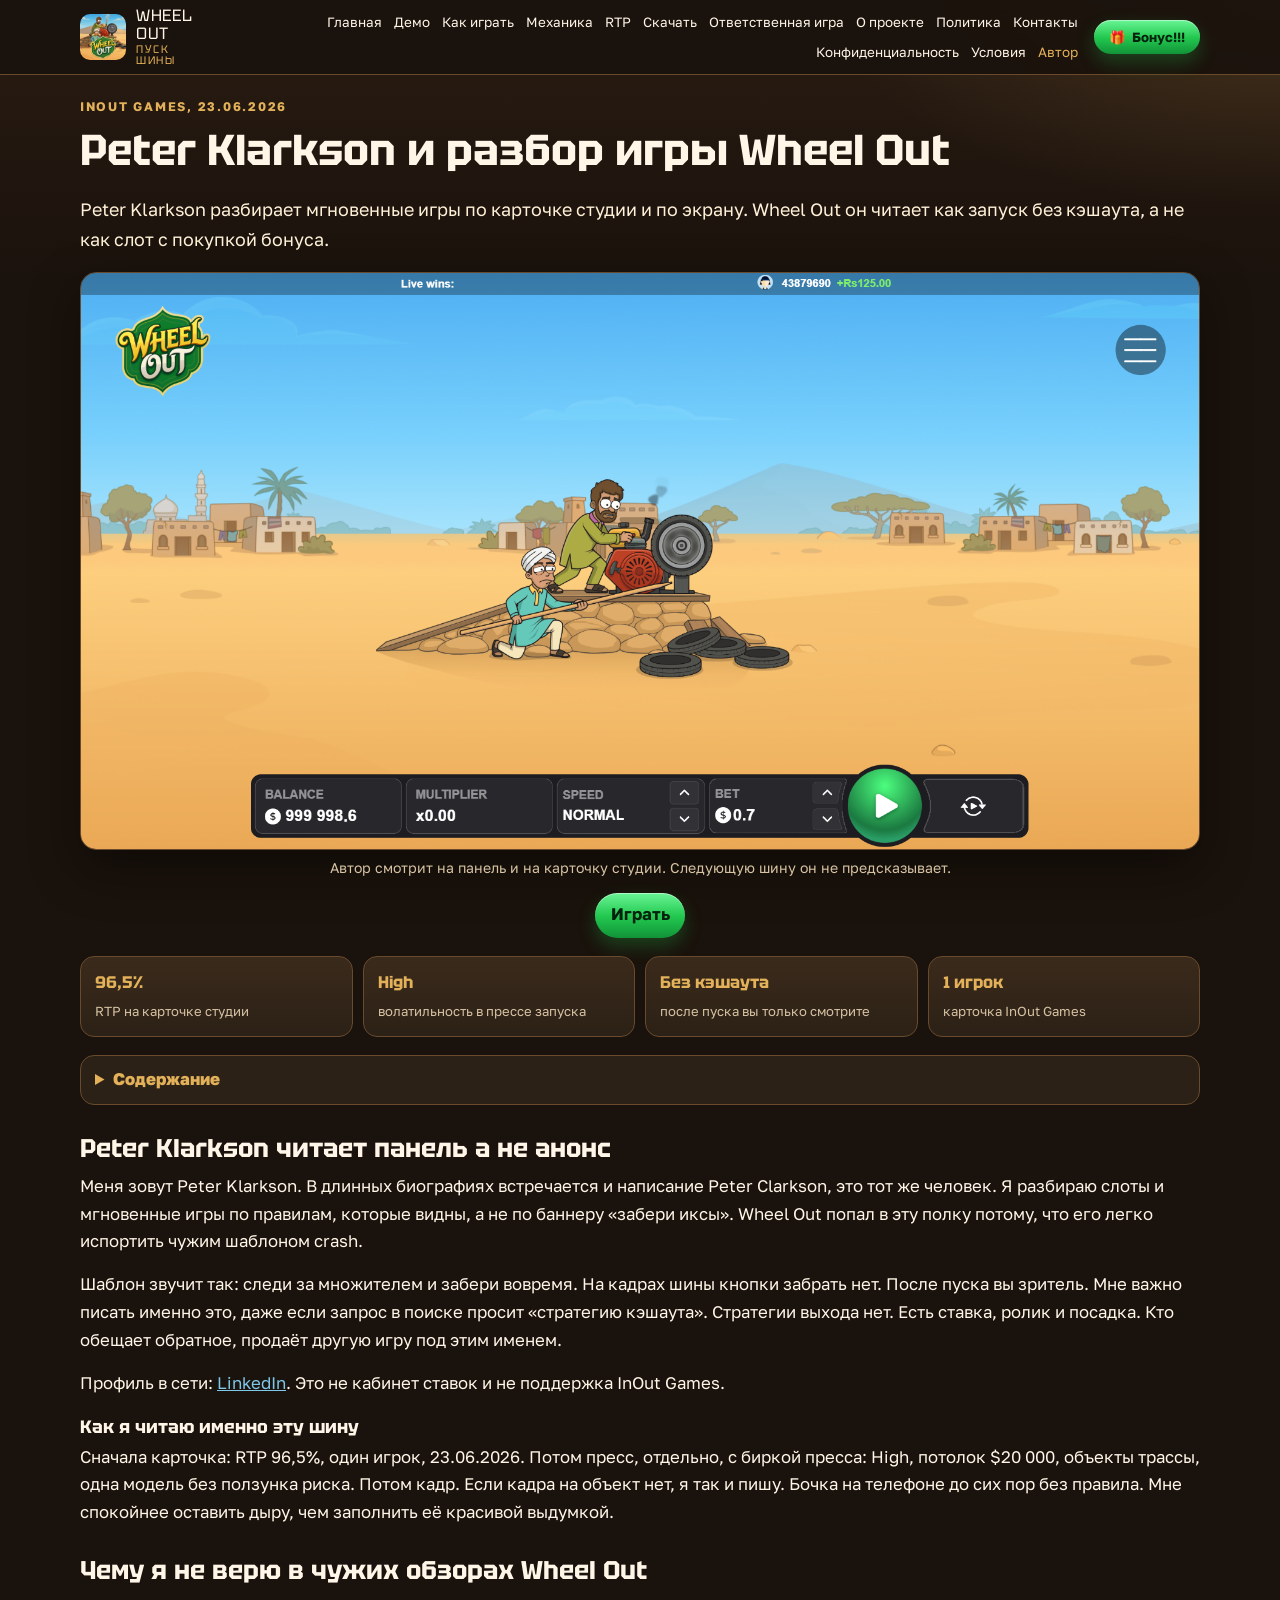
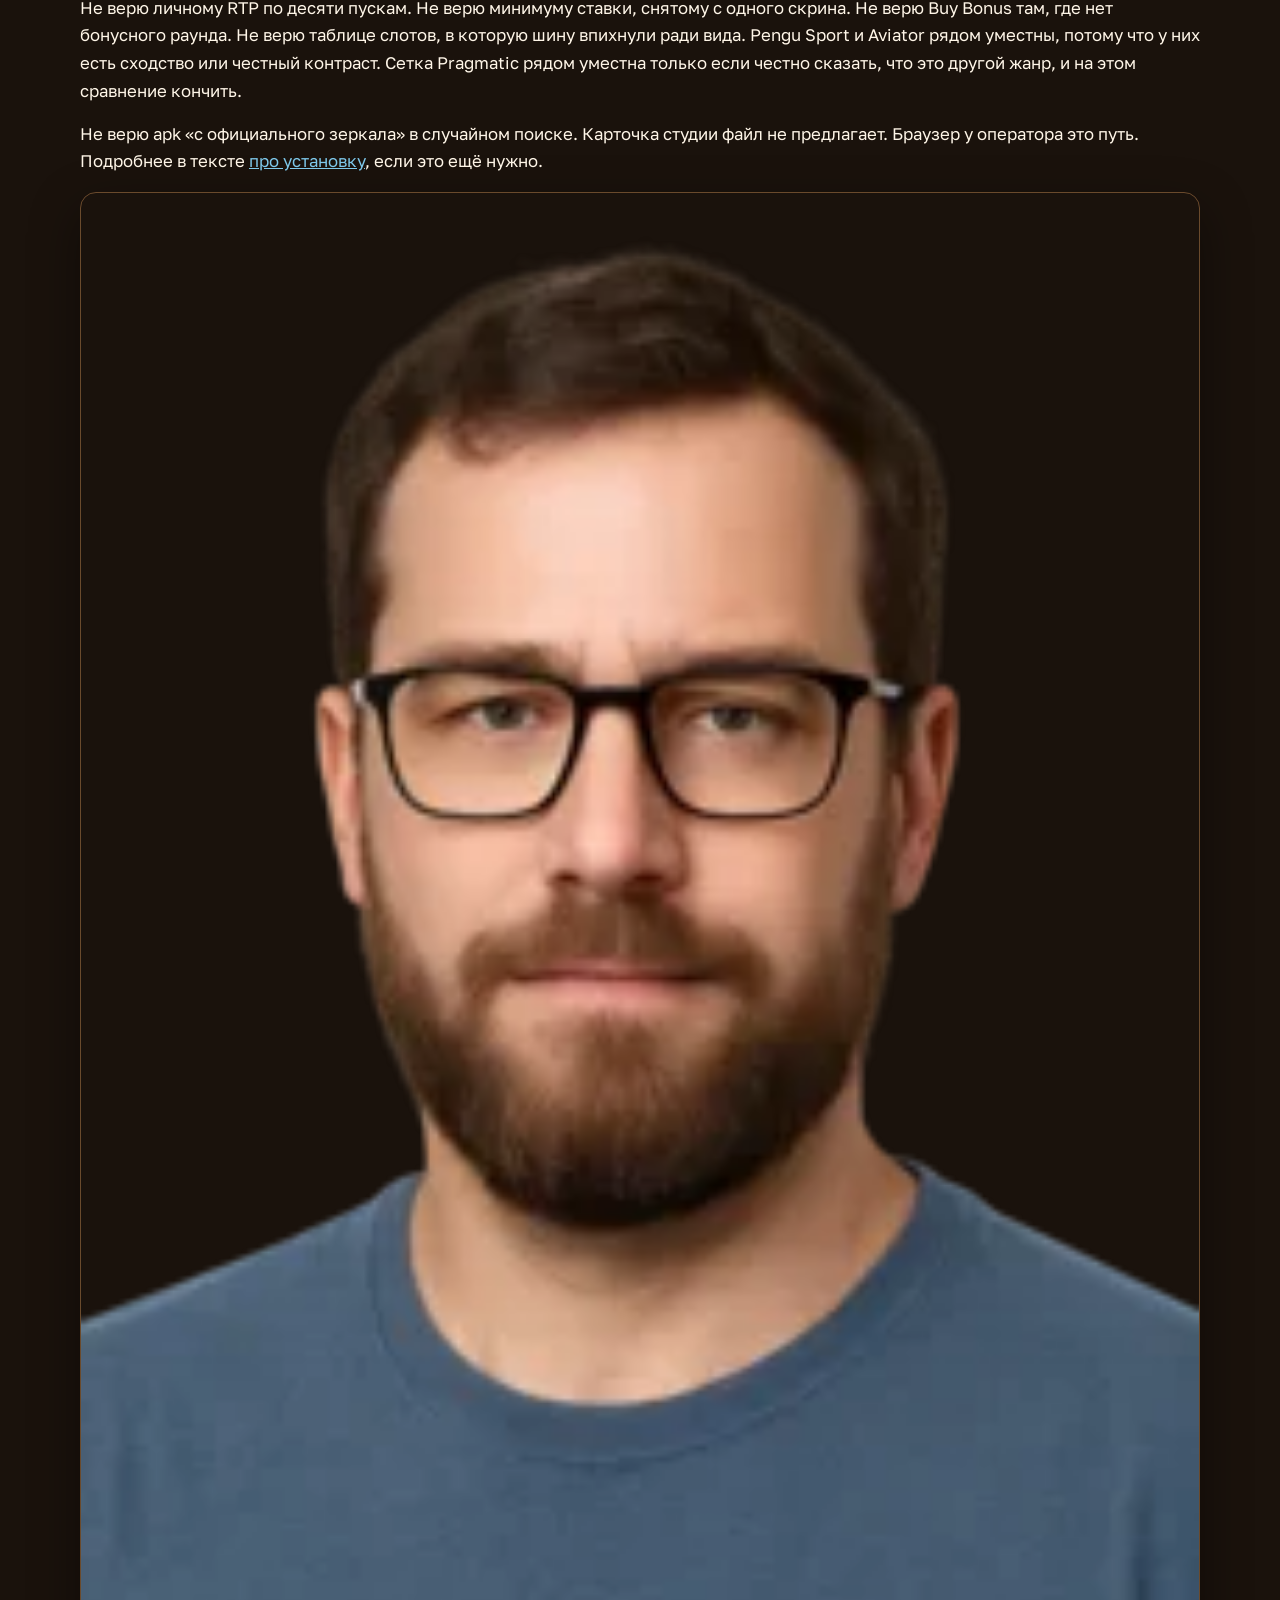
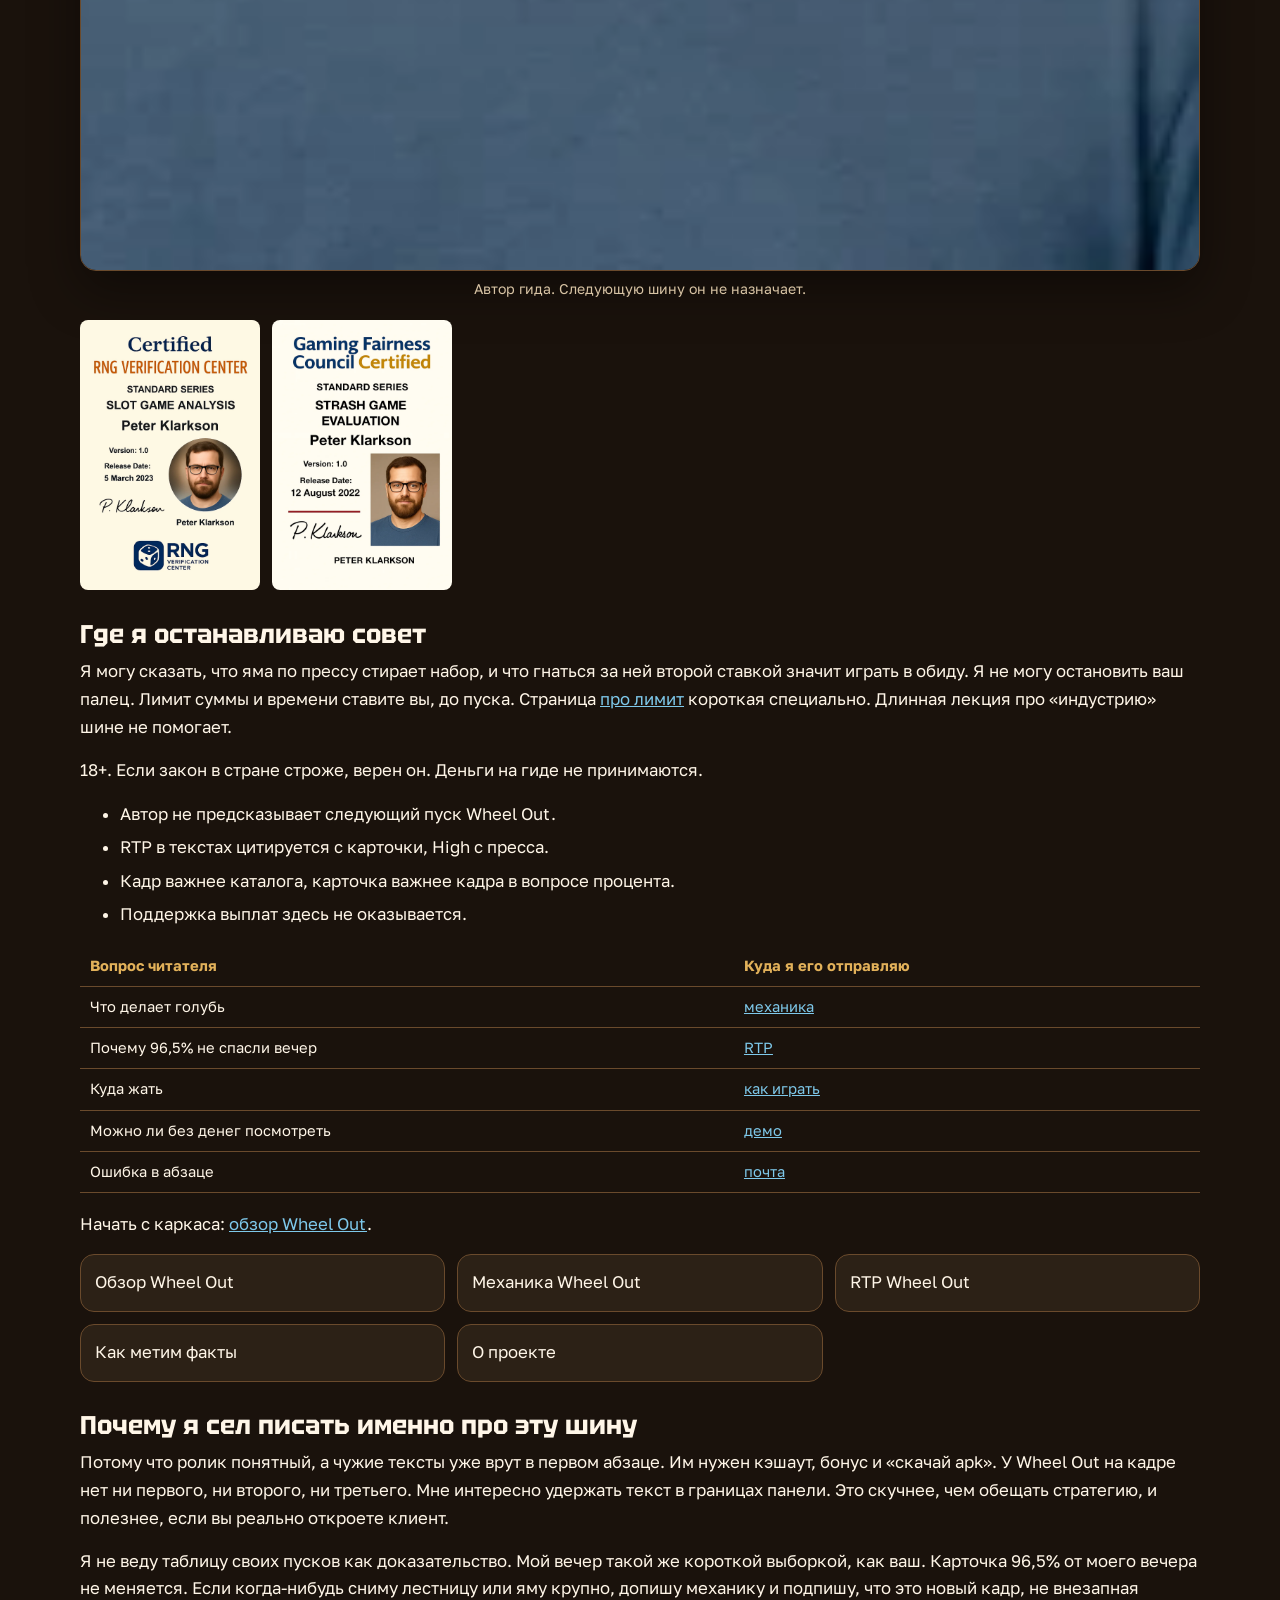
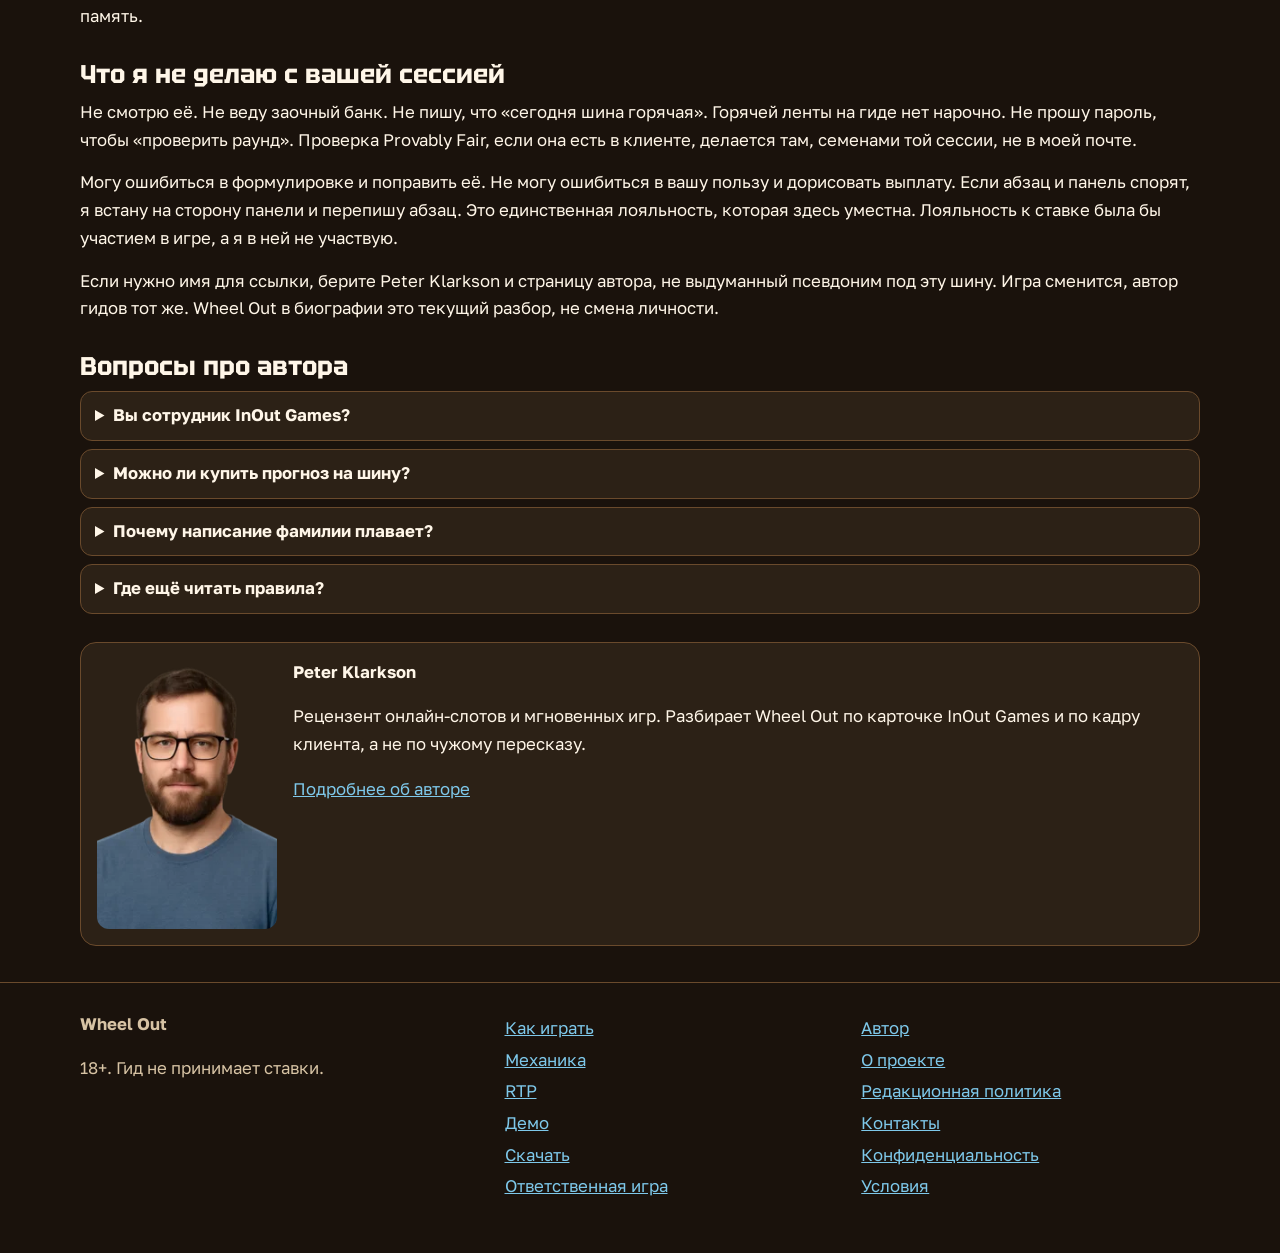
<file: avtor/index.html>
<!doctype html>
<html lang="ru-RU">
<head>
<meta charset="utf-8">
<meta name="viewport" content="width=device-width, initial-scale=1">
<title>Автор Peter Klarkson и разбор игры Wheel Out</title>
<meta name="description" content="Peter Klarkson ведёт гид по Wheel Out и отделяет карточку InOut Games от каталожных пересказов. Здесь биография, а не прогноз следующего пуска.">
<link rel="canonical" href="https://wheelout.vercel.app/avtor/">
<link rel="alternate" href="https://wheelout.vercel.app/avtor/" hreflang="ru-RU">
<link rel="alternate" href="https://wheelout.vercel.app/avtor/" hreflang="x-default">
<meta property="og:locale" content="ru_RU">
<meta property="og:type" content="website">
<meta property="og:title" content="Автор Peter Klarkson и разбор игры Wheel Out">
<meta property="og:description" content="Peter Klarkson ведёт гид по Wheel Out и отделяет карточку InOut Games от каталожных пересказов. Здесь биография, а не прогноз следующего пуска.">
<meta property="og:url" content="https://wheelout.vercel.app/avtor/">
<meta property="og:image" content="https://wheelout.vercel.app/assets/shots/launch.png">
<link rel="icon" href="/favicon.png" type="image/png">
<link rel="icon" type="image/png" href="/assets/favicon-32.png" sizes="32x32">
<link rel="apple-touch-icon" href="/assets/apple-touch-icon.png">
<link rel="manifest" href="/site.webmanifest">
<link rel="preconnect" href="https://fonts.googleapis.com">
<link rel="preconnect" href="https://fonts.gstatic.com" crossorigin>
<link href="https://fonts.googleapis.com/css2?family=Golos+Text:wght@400;600;700&family=Tektur:wght@600;700&display=swap" rel="stylesheet">
<link rel="stylesheet" href="/assets/site.css">
<script type="application/ld+json">{"@context":"https://schema.org","@graph":[{"@type":"WebSite","name":"Wheel Out","url":"https://wheelout.vercel.app/","inLanguage":"ru-RU"},{"@type":"ProfilePage","headline":"Peter Klarkson и разбор игры Wheel Out","name":"Автор Peter Klarkson и разбор игры Wheel Out","description":"Peter Klarkson ведёт гид по Wheel Out и отделяет карточку InOut Games от каталожных пересказов. Здесь биография, а не прогноз следующего пуска.","url":"https://wheelout.vercel.app/avtor/","inLanguage":"ru-RU","mainEntityOfPage":"https://wheelout.vercel.app/avtor/","image":"https://wheelout.vercel.app/assets/shots/launch.png","author":{"@type":"Person","name":"Peter Klarkson","sameAs":"https://www.linkedin.com/in/peter-klarkson-0b2413396/?locale=en_US"}},{"@type":"BreadcrumbList","itemListElement":[{"@type":"ListItem","position":1,"name":"Главная","item":"https://wheelout.vercel.app/"},{"@type":"ListItem","position":2,"name":"Автор","item":"https://wheelout.vercel.app/avtor/"}]},{"@type":"FAQPage","mainEntity":[{"@type":"Question","name":"Вы сотрудник InOut Games?","acceptedAnswer":{"@type":"Answer","text":"Нет. Я разбираю карточку со стороны. Студия текст гида не утверждает."}},{"@type":"Question","name":"Можно ли купить прогноз на шину?","acceptedAnswer":{"@type":"Answer","text":"Нет. Прогноза нет. Сценарий пуска задаётся до анимации и мне неизвестен."}},{"@type":"Question","name":"Почему написание фамилии плавает?","acceptedAnswer":{"@type":"Answer","text":"В подписи Peter Klarkson. В длинной биографии допустим Clarkson. Это один автор."}},{"@type":"Question","name":"Где ещё читать правила?","acceptedAnswer":{"@type":"Answer","text":"На карточке студии и в клиенте. Гид их не заменяет, если они разошлись."}}]}]}</script>
</head>
<body>
<a class="skip-link" href="#content">К содержанию</a>
<header class="site-header">
  <div class="header-inner">
    <a class="brand" href="/"><img src="/assets/shots/logo.png" width="46" height="46" alt="Логотип Wheel Out на фоне пустыни"><span class="brand-name">WHEEL OUT<small>ПУСК ШИНЫ</small></span></a>
    <nav class="site-nav" aria-label="Основное меню"><a href="/">Главная</a><a href="/demo/">Демо</a><a href="/how-to-play/">Как играть</a><a href="/mechanics/">Механика</a><a href="/rtp/">RTP</a><a href="/download/">Скачать</a><a href="/responsible-play/">Ответственная игра</a><a href="/about/">О проекте</a><a href="/editorial-policy/">Политика</a><a href="/contacts/">Контакты</a><a href="/privacy/">Конфиденциальность</a><a href="/terms/">Условия</a><a href="/avtor/" aria-current="page">Автор</a></nav>
    <div class="header-right">
      <button class="btn btn-bonus sidebar-toggle" type="button" aria-controls="sidebar-drawer" aria-expanded="false"><span class="bonus-emoji" aria-hidden="true">🎁</span> Бонус!!!</button>
      <button class="btn menu-btn" type="button" aria-expanded="false" aria-label="Меню">☰</button>
    </div>
    <div class="m-row-actions">
      <button class="btn btn-bonus sidebar-toggle" type="button" aria-controls="sidebar-drawer" aria-expanded="false"><span class="bonus-emoji" aria-hidden="true">🎁</span> Бонус!!!</button>
      <button class="btn menu-btn" type="button" aria-expanded="false" aria-label="Меню">☰</button>
    </div>
  </div>
</header>
<main id="content" class="wrap">
  <p class="eyebrow">InOut Games, 23.06.2026</p>
  <h1>Peter Klarkson и разбор игры Wheel Out</h1>
  <p class="lede">Peter Klarkson разбирает мгновенные игры по карточке студии и по экрану. Wheel Out он читает как запуск без кэшаута, а не как слот с покупкой бонуса.</p>
  <div class="lead-shot"><figure class="hero-shot"><img src="/assets/shots/launch.png" width="1843" height="949" alt="Peter Klarkson разбирает экран запуска Wheel Out с рампой и панелью ставки" fetchpriority="high"><figcaption>Автор смотрит на панель и на карточку студии. Следующую шину он не предсказывает.</figcaption></figure>
  <p class="play-cta"><a class="btn btn-ext btn-bonus" href="/go/" rel="nofollow sponsored noopener" target="_blank">Играть</a></p></div>
  <div class="specs">
    <div class="spec"><b>96,5%</b><span>RTP на карточке студии</span></div>
    <div class="spec"><b>High</b><span>волатильность в прессе запуска</span></div>
    <div class="spec"><b>Без кэшаута</b><span>после пуска вы только смотрите</span></div>
    <div class="spec"><b>1 игрок</b><span>карточка InOut Games</span></div>
  </div>
  <div class="simple-toc-details"><details><summary class="toc-summary">Содержание</summary><ul class="toc-list"><li><a href="#kto">Peter Klarkson читает панель а не анонс</a><ul><li><a href="#kak-chitayu">Как я читаю именно эту шину</a></li></ul></li><li><a href="#chemu-ne-veru">Чему я не верю в чужих обзорах Wheel Out</a></li><li><a href="#otvetstvennost">Где я останавливаю совет</a></li><li><a href="#pochemu-shina">Почему я сел писать именно про эту шину</a></li><li><a href="#chto-ya-ne-delayu">Что я не делаю с вашей сессией</a></li><li><a href="#voprosy-avtor">Вопросы про автора</a></li></ul></details></div>
  <div class="prose"><h2 id="kto">Peter Klarkson читает панель а не анонс</h2>
<p>Меня зовут Peter Klarkson. В длинных биографиях встречается и написание Peter Clarkson, это тот же человек. Я разбираю слоты и мгновенные игры по правилам, которые видны, а не по баннеру «забери иксы». Wheel Out попал в эту полку потому, что его легко испортить чужим шаблоном crash.</p>
<p>Шаблон звучит так: следи за множителем и забери вовремя. На кадрах шины кнопки забрать нет. После пуска вы зритель. Мне важно писать именно это, даже если запрос в поиске просит «стратегию кэшаута». Стратегии выхода нет. Есть ставка, ролик и посадка. Кто обещает обратное, продаёт другую игру под этим именем.</p>
<p>Профиль в сети: <a href="https://www.linkedin.com/in/peter-klarkson-0b2413396/?locale=en_US" rel="noopener">LinkedIn</a>. Это не кабинет ставок и не поддержка InOut Games.</p>
<h3 id="kak-chitayu">Как я читаю именно эту шину</h3>
<p>Сначала карточка: RTP 96,5%, один игрок, 23.06.2026. Потом пресс, отдельно, с биркой пресса: High, потолок $20 000, объекты трассы, одна модель без ползунка риска. Потом кадр. Если кадра на объект нет, я так и пишу. Бочка на телефоне до сих пор без правила. Мне спокойнее оставить дыру, чем заполнить её красивой выдумкой.</p>

<h2 id="chemu-ne-veru">Чему я не верю в чужих обзорах Wheel Out</h2>
<p>Не верю личному RTP по десяти пускам. Не верю минимуму ставки, снятому с одного скрина. Не верю Buy Bonus там, где нет бонусного раунда. Не верю таблице слотов, в которую шину впихнули ради вида. Pengu Sport и Aviator рядом уместны, потому что у них есть сходство или честный контраст. Сетка Pragmatic рядом уместна только если честно сказать, что это другой жанр, и на этом сравнение кончить.</p>
<p>Не верю apk «с официального зеркала» в случайном поиске. Карточка студии файл не предлагает. Браузер у оператора это путь. Подробнее в тексте <a href="/download/">про установку</a>, если это ещё нужно.</p>
<figure class="editorial-shot"><img src="/assets/author/peter-klarkson.webp" width="180" height="180" alt="Peter Klarkson, портрет автора разборов Wheel Out и других мгновенных игр"><figcaption>Автор гида. Следующую шину он не назначает.</figcaption></figure>
<div class="certs">
<img src="/assets/author/certified-1.webp" width="1024" height="1536" alt="Сертификат Peter Klarkson, портретная страница, без связи с выплатой Wheel Out">
<img src="/assets/author/certified-2.webp" width="1024" height="1536" alt="Второй сертификат Peter Klarkson в портретной ориентации">
</div>

<h2 id="otvetstvennost">Где я останавливаю совет</h2>
<p>Я могу сказать, что яма по прессу стирает набор, и что гнаться за ней второй ставкой значит играть в обиду. Я не могу остановить ваш палец. Лимит суммы и времени ставите вы, до пуска. Страница <a href="/responsible-play/">про лимит</a> короткая специально. Длинная лекция про «индустрию» шине не помогает.</p>
<p>18+. Если закон в стране строже, верен он. Деньги на гиде не принимаются.</p>
<ul class="facts">
<li>Автор не предсказывает следующий пуск Wheel Out.</li>
<li>RTP в текстах цитируется с карточки, High с пресса.</li>
<li>Кадр важнее каталога, карточка важнее кадра в вопросе процента.</li>
<li>Поддержка выплат здесь не оказывается.</li>
</ul>
<div class="table-scroll"><table>
<thead><tr><th>Вопрос читателя</th><th>Куда я его отправляю</th></tr></thead>
<tbody>
<tr><td>Что делает голубь</td><td><a href="/mechanics/">механика</a></td></tr>
<tr><td>Почему 96,5% не спасли вечер</td><td><a href="/rtp/">RTP</a></td></tr>
<tr><td>Куда жать</td><td><a href="/how-to-play/">как играть</a></td></tr>
<tr><td>Можно ли без денег посмотреть</td><td><a href="/demo/">демо</a></td></tr>
<tr><td>Ошибка в абзаце</td><td><a href="/contacts/">почта</a></td></tr>
</tbody>
</table></div>
<p>Начать с каркаса: <a href="/">обзор Wheel Out</a>.</p>
<div class="related-grid">
<a class="related-card" href="/">Обзор Wheel Out</a>
<a class="related-card" href="/mechanics/">Механика Wheel Out</a>
<a class="related-card" href="/rtp/">RTP Wheel Out</a>
<a class="related-card" href="/editorial-policy/">Как метим факты</a>
<a class="related-card" href="/about/">О проекте</a>
</div>

<h2 id="pochemu-shina">Почему я сел писать именно про эту шину</h2>
<p>Потому что ролик понятный, а чужие тексты уже врут в первом абзаце. Им нужен кэшаут, бонус и «скачай apk». У Wheel Out на кадре нет ни первого, ни второго, ни третьего. Мне интересно удержать текст в границах панели. Это скучнее, чем обещать стратегию, и полезнее, если вы реально откроете клиент.</p>
<p>Я не веду таблицу своих пусков как доказательство. Мой вечер такой же короткой выборкой, как ваш. Карточка 96,5% от моего вечера не меняется. Если когда-нибудь сниму лестницу или яму крупно, допишу механику и подпишу, что это новый кадр, не внезапная память.</p>
<h2 id="chto-ya-ne-delayu">Что я не делаю с вашей сессией</h2>
<p>Не смотрю её. Не веду заочный банк. Не пишу, что «сегодня шина горячая». Горячей ленты на гиде нет нарочно. Не прошу пароль, чтобы «проверить раунд». Проверка Provably Fair, если она есть в клиенте, делается там, семенами той сессии, не в моей почте.</p>
<p>Могу ошибиться в формулировке и поправить её. Не могу ошибиться в вашу пользу и дорисовать выплату. Если абзац и панель спорят, я встану на сторону панели и перепишу абзац. Это единственная лояльность, которая здесь уместна. Лояльность к ставке была бы участием в игре, а я в ней не участвую.</p>
<p>Если нужно имя для ссылки, берите Peter Klarkson и страницу автора, не выдуманный псевдоним под эту шину. Игра сменится, автор гидов тот же. Wheel Out в биографии это текущий разбор, не смена личности.</p>
<h2 id="voprosy-avtor">Вопросы про автора</h2>
<div class="faq">
<details><summary>Вы сотрудник InOut Games?</summary><p>Нет. Я разбираю карточку со стороны. Студия текст гида не утверждает.</p></details>
<details><summary>Можно ли купить прогноз на шину?</summary><p>Нет. Прогноза нет. Сценарий пуска задаётся до анимации и мне неизвестен.</p></details>
<details><summary>Почему написание фамилии плавает?</summary><p>В подписи Peter Klarkson. В длинной биографии допустим Clarkson. Это один автор.</p></details>
<details><summary>Где ещё читать правила?</summary><p>На карточке студии и в клиенте. Гид их не заменяет, если они разошлись.</p></details>
</div>
</div>
  <aside class="author-box page-buttom"><img src="/assets/author/peter-klarkson.webp" width="180" height="180" alt="Peter Klarkson, автор разборов мгновенных игр"><div><b>Peter Klarkson</b><p>Рецензент онлайн-слотов и мгновенных игр. Разбирает Wheel Out по карточке InOut Games и по кадру клиента, а не по чужому пересказу.</p><p><a href="/avtor/">Подробнее об авторе</a></p></div></aside>
</main>
<footer class="site-footer"><div class="wrap footer-grid">
  <div><b>Wheel Out</b><p>18+. Гид не принимает ставки.</p></div>
  <div><a href="/how-to-play/">Как играть</a><a href="/mechanics/">Механика</a><a href="/rtp/">RTP</a><a href="/demo/">Демо</a><a href="/download/">Скачать</a><a href="/responsible-play/">Ответственная игра</a></div>
  <div><a href="/avtor/">Автор</a><a href="/about/">О проекте</a><a href="/editorial-policy/">Редакционная политика</a><a href="/contacts/">Контакты</a><a href="/privacy/">Конфиденциальность</a><a href="/terms/">Условия</a></div>
</div></footer>
<div id="sidebar-drawer">
  <div class="drawer-backdrop" data-close></div>
  <aside class="drawer-panel" role="dialog" aria-modal="true" aria-labelledby="drawer-title">
    <button class="btn drawer-close" type="button" data-close>Закрыть</button>
    <h2 id="drawer-title">Предложения</h2>
    <div class="drawer-offers">
    <article class="casino-row"><h3>1win</h3><p>Партнёрский переход к игре. Промокод на этой сборке не указан.</p><p><a class="btn btn-ext" href="/go/" rel="nofollow sponsored noopener" target="_blank">Играть на 1win</a></p></article>
    <article class="casino-row"><h3>Pokerdom</h3><p>Отдельный партнёрский переход. Промокод на этой сборке не указан.</p><p><a class="btn btn-ext" href="/pokerd/" rel="nofollow sponsored noopener" target="_blank">Играть на Pokerdom</a></p></article>
  </div>
  </aside>
</div>
<script src="/assets/site.js" defer></script>
</body>
</html>
</file>
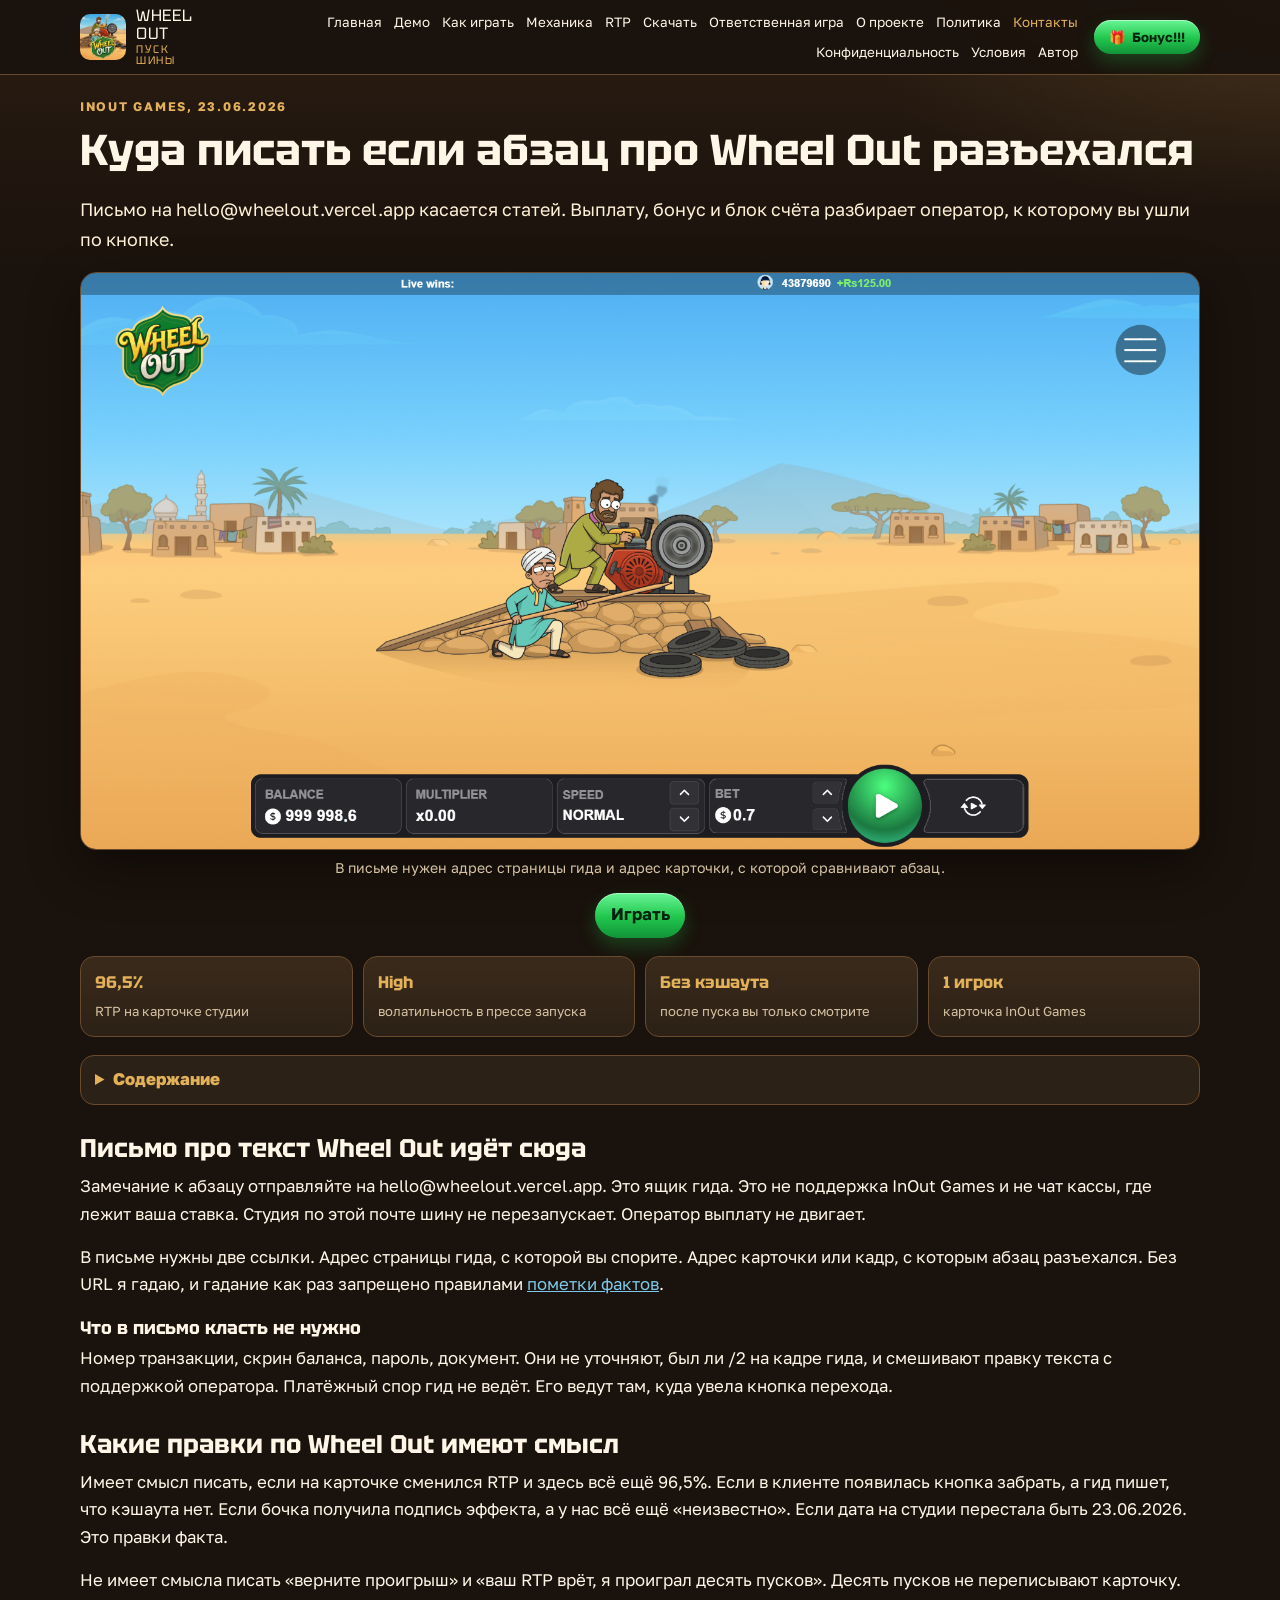
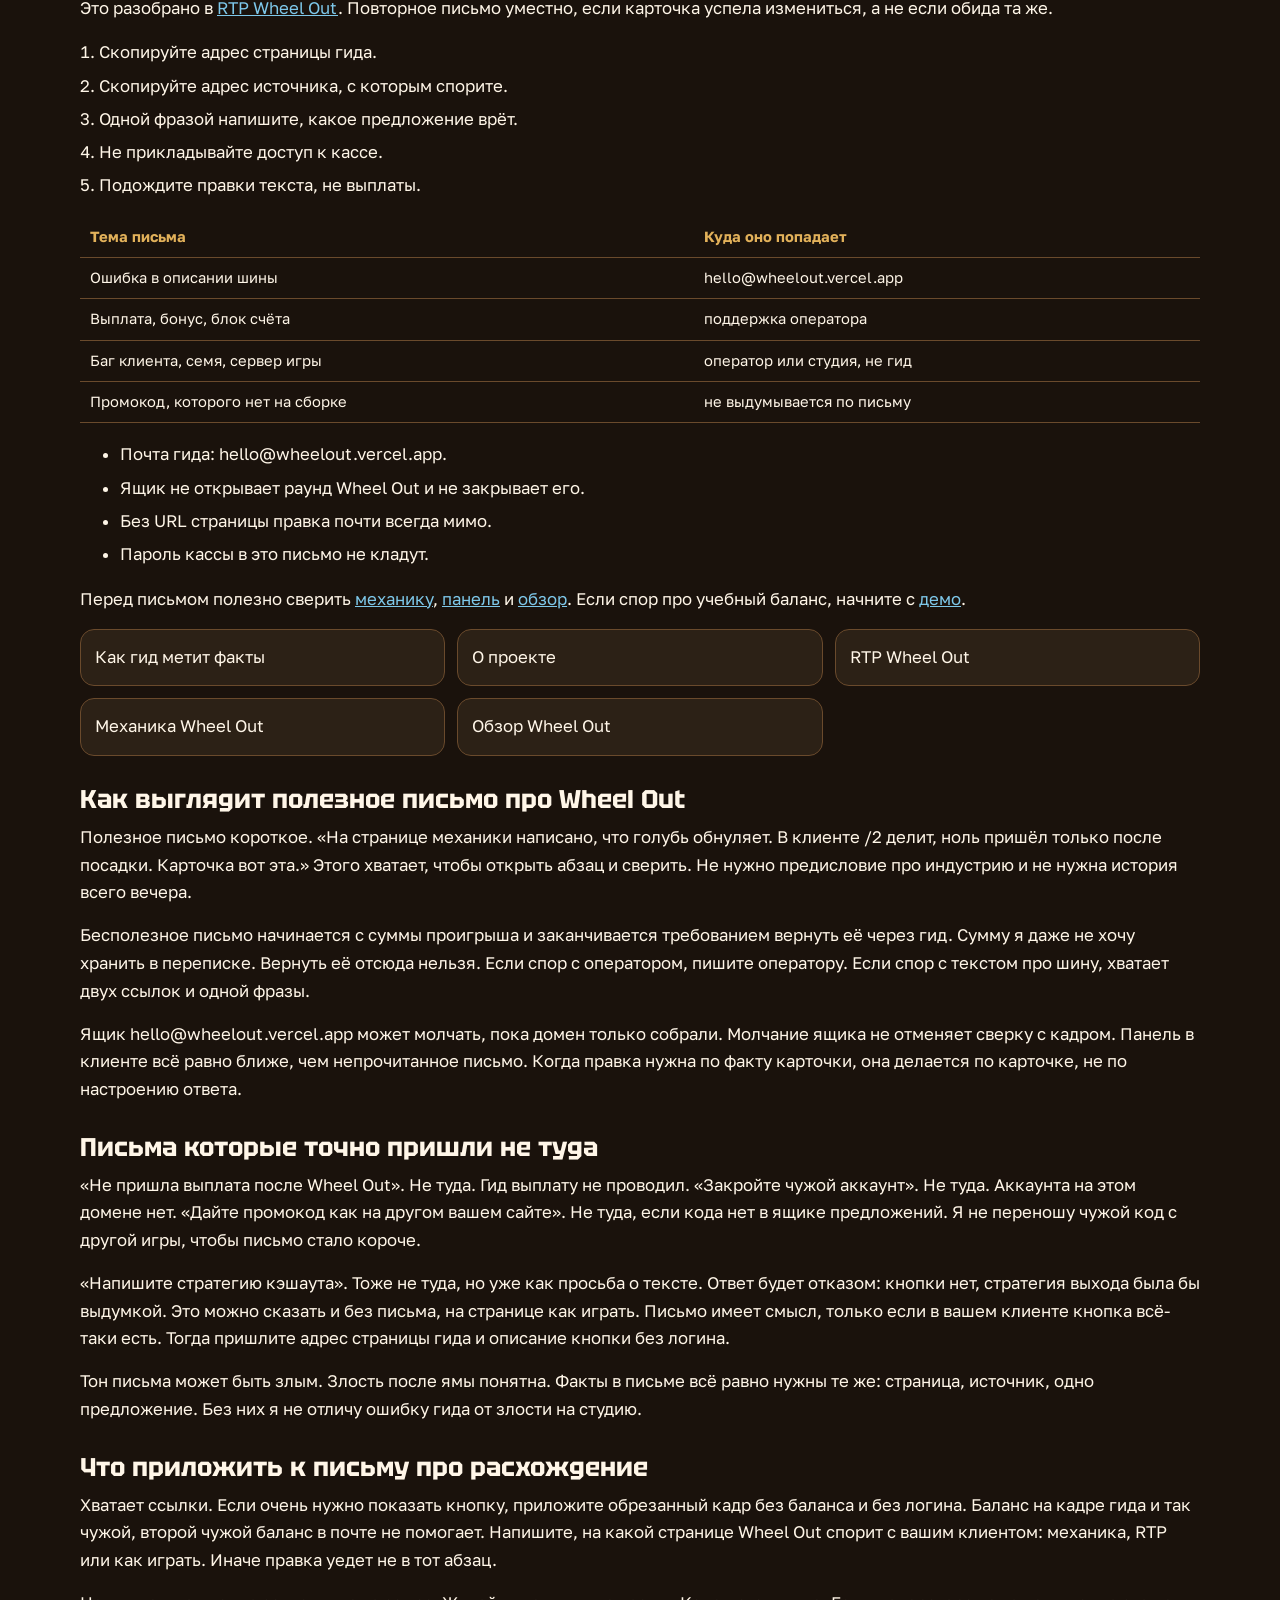
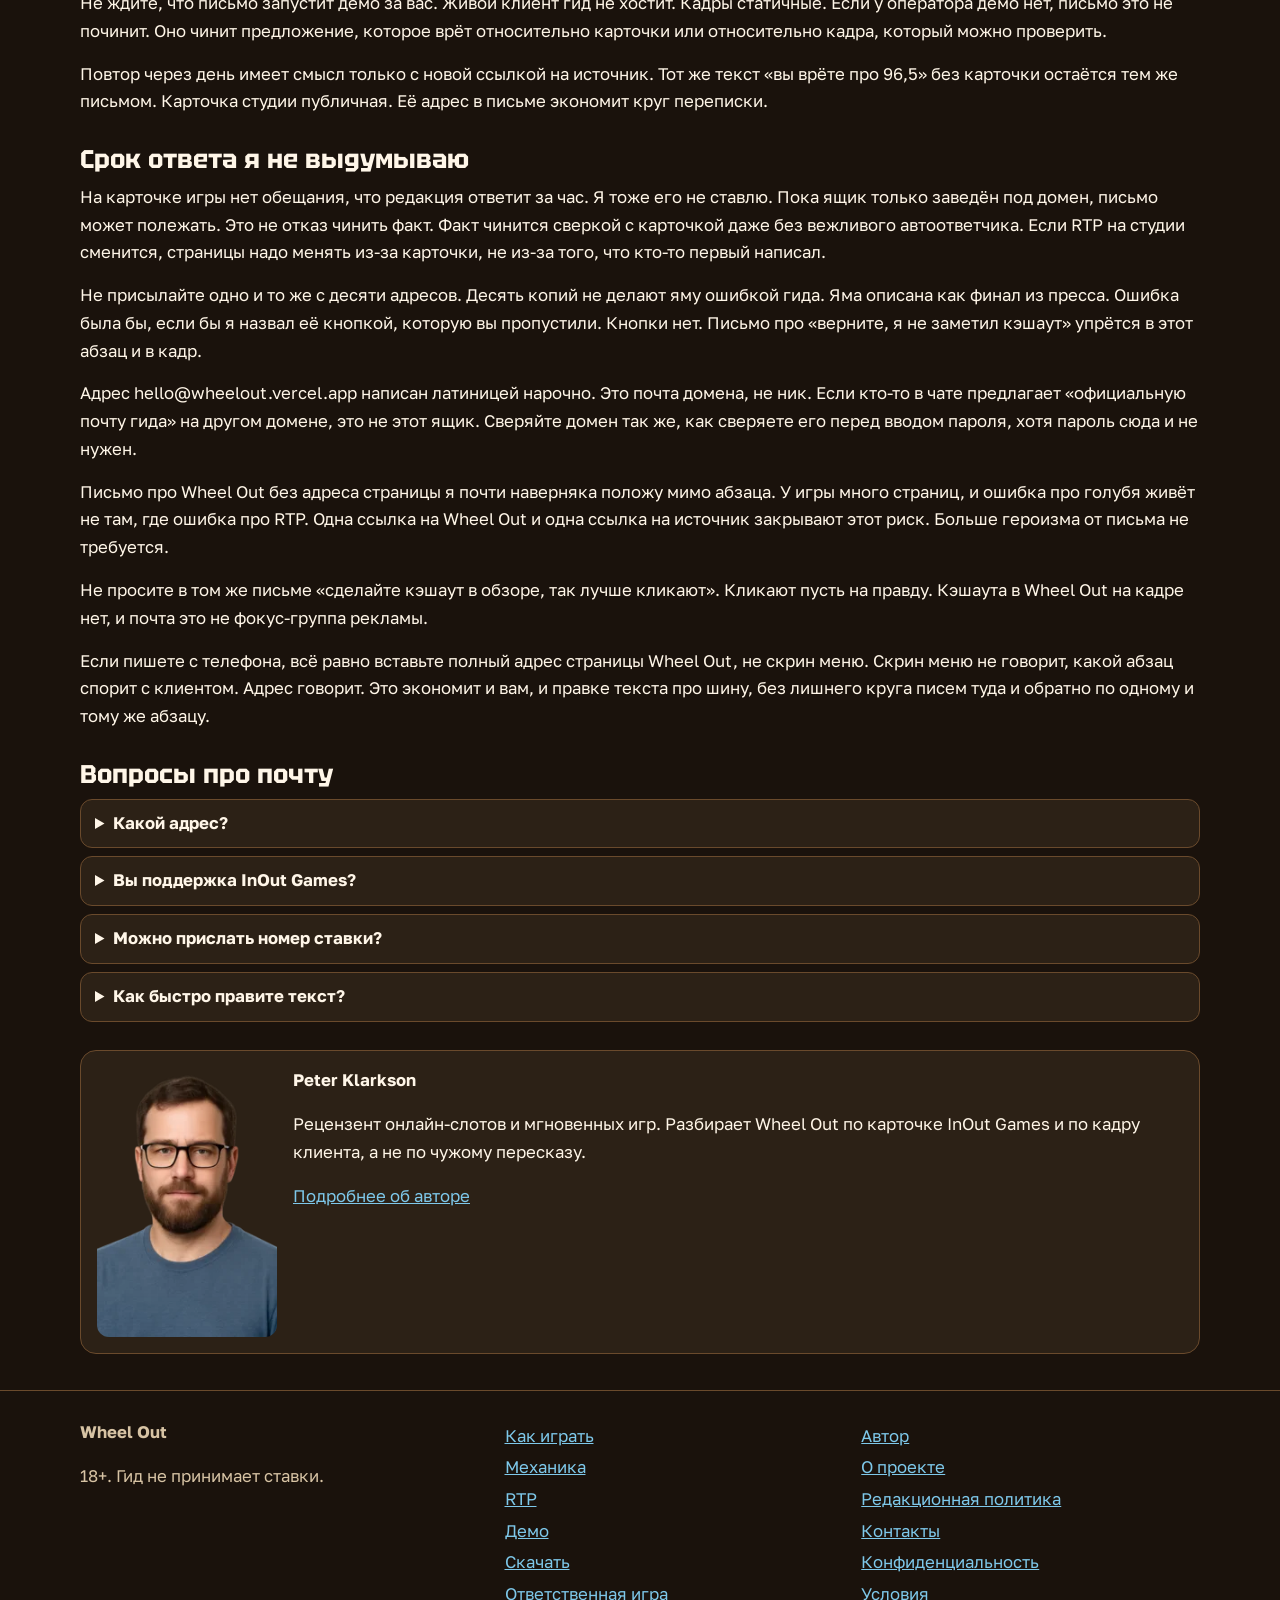
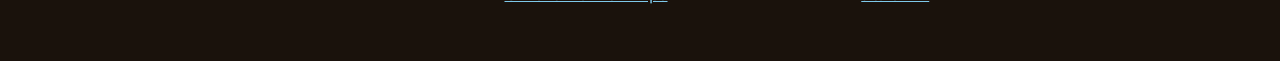
<file: contacts/index.html>
<!doctype html>
<html lang="ru-RU">
<head>
<meta charset="utf-8">
<meta name="viewport" content="width=device-width, initial-scale=1">
<title>Почта гида Wheel Out - правка текста, не касса</title>
<meta name="description" content="Замечание к тексту о Wheel Out пишите на hello@wheelout.vercel.app. Это почта гида, не поддержка InOut Games и не чат кассы, где лежит ваша ставка.">
<link rel="canonical" href="https://wheelout.vercel.app/contacts/">
<link rel="alternate" href="https://wheelout.vercel.app/contacts/" hreflang="ru-RU">
<link rel="alternate" href="https://wheelout.vercel.app/contacts/" hreflang="x-default">
<meta property="og:locale" content="ru_RU">
<meta property="og:type" content="website">
<meta property="og:title" content="Почта гида Wheel Out - правка текста, не касса">
<meta property="og:description" content="Замечание к тексту о Wheel Out пишите на hello@wheelout.vercel.app. Это почта гида, не поддержка InOut Games и не чат кассы, где лежит ваша ставка.">
<meta property="og:url" content="https://wheelout.vercel.app/contacts/">
<meta property="og:image" content="https://wheelout.vercel.app/assets/shots/launch.png">
<link rel="icon" href="/favicon.png" type="image/png">
<link rel="icon" type="image/png" href="/assets/favicon-32.png" sizes="32x32">
<link rel="apple-touch-icon" href="/assets/apple-touch-icon.png">
<link rel="manifest" href="/site.webmanifest">
<link rel="preconnect" href="https://fonts.googleapis.com">
<link rel="preconnect" href="https://fonts.gstatic.com" crossorigin>
<link href="https://fonts.googleapis.com/css2?family=Golos+Text:wght@400;600;700&family=Tektur:wght@600;700&display=swap" rel="stylesheet">
<link rel="stylesheet" href="/assets/site.css">
<script type="application/ld+json">{"@context":"https://schema.org","@graph":[{"@type":"WebSite","name":"Wheel Out","url":"https://wheelout.vercel.app/","inLanguage":"ru-RU"},{"@type":"WebPage","headline":"Куда писать если абзац про Wheel Out разъехался","name":"Почта гида Wheel Out - правка текста, не касса","description":"Замечание к тексту о Wheel Out пишите на hello@wheelout.vercel.app. Это почта гида, не поддержка InOut Games и не чат кассы, где лежит ваша ставка.","url":"https://wheelout.vercel.app/contacts/","inLanguage":"ru-RU","mainEntityOfPage":"https://wheelout.vercel.app/contacts/","image":"https://wheelout.vercel.app/assets/shots/launch.png","author":{"@type":"Person","name":"Peter Klarkson","sameAs":"https://www.linkedin.com/in/peter-klarkson-0b2413396/?locale=en_US"}},{"@type":"BreadcrumbList","itemListElement":[{"@type":"ListItem","position":1,"name":"Главная","item":"https://wheelout.vercel.app/"},{"@type":"ListItem","position":2,"name":"Контакты","item":"https://wheelout.vercel.app/contacts/"}]},{"@type":"FAQPage","mainEntity":[{"@type":"Question","name":"Какой адрес?","acceptedAnswer":{"@type":"Answer","text":"hello@wheelout.vercel.app"}},{"@type":"Question","name":"Вы поддержка InOut Games?","acceptedAnswer":{"@type":"Answer","text":"Нет. Студия со своей карточкой и своей почтой для партнёров. Гид про тексты."}},{"@type":"Question","name":"Можно прислать номер ставки?","acceptedAnswer":{"@type":"Answer","text":"Не нужно. Он не чинит абзац и не должен лежать в редакционной переписке."}},{"@type":"Question","name":"Как быстро правите текст?","acceptedAnswer":{"@type":"Answer","text":"Когда источник и страница ясны. Срок в карточке игры не прописан, и я его не выдумываю."}}]}]}</script>
</head>
<body>
<a class="skip-link" href="#content">К содержанию</a>
<header class="site-header">
  <div class="header-inner">
    <a class="brand" href="/"><img src="/assets/shots/logo.png" width="46" height="46" alt="Логотип Wheel Out на фоне пустыни"><span class="brand-name">WHEEL OUT<small>ПУСК ШИНЫ</small></span></a>
    <nav class="site-nav" aria-label="Основное меню"><a href="/">Главная</a><a href="/demo/">Демо</a><a href="/how-to-play/">Как играть</a><a href="/mechanics/">Механика</a><a href="/rtp/">RTP</a><a href="/download/">Скачать</a><a href="/responsible-play/">Ответственная игра</a><a href="/about/">О проекте</a><a href="/editorial-policy/">Политика</a><a href="/contacts/" aria-current="page">Контакты</a><a href="/privacy/">Конфиденциальность</a><a href="/terms/">Условия</a><a href="/avtor/">Автор</a></nav>
    <div class="header-right">
      <button class="btn btn-bonus sidebar-toggle" type="button" aria-controls="sidebar-drawer" aria-expanded="false"><span class="bonus-emoji" aria-hidden="true">🎁</span> Бонус!!!</button>
      <button class="btn menu-btn" type="button" aria-expanded="false" aria-label="Меню">☰</button>
    </div>
    <div class="m-row-actions">
      <button class="btn btn-bonus sidebar-toggle" type="button" aria-controls="sidebar-drawer" aria-expanded="false"><span class="bonus-emoji" aria-hidden="true">🎁</span> Бонус!!!</button>
      <button class="btn menu-btn" type="button" aria-expanded="false" aria-label="Меню">☰</button>
    </div>
  </div>
</header>
<main id="content" class="wrap">
  <p class="eyebrow">InOut Games, 23.06.2026</p>
  <h1>Куда писать если абзац про Wheel Out разъехался</h1>
  <p class="lede">Письмо на hello@wheelout.vercel.app касается статей. Выплату, бонус и блок счёта разбирает оператор, к которому вы ушли по кнопке.</p>
  <div class="lead-shot"><figure class="hero-shot"><img src="/assets/shots/launch.png" width="1843" height="949" alt="Экран запуска Wheel Out, адрес которого стоит приложить к письму в редакцию" fetchpriority="high"><figcaption>В письме нужен адрес страницы гида и адрес карточки, с которой сравнивают абзац.</figcaption></figure>
  <p class="play-cta"><a class="btn btn-ext btn-bonus" href="/go/" rel="nofollow sponsored noopener" target="_blank">Играть</a></p></div>
  <div class="specs">
    <div class="spec"><b>96,5%</b><span>RTP на карточке студии</span></div>
    <div class="spec"><b>High</b><span>волатильность в прессе запуска</span></div>
    <div class="spec"><b>Без кэшаута</b><span>после пуска вы только смотрите</span></div>
    <div class="spec"><b>1 игрок</b><span>карточка InOut Games</span></div>
  </div>
  <div class="simple-toc-details"><details><summary class="toc-summary">Содержание</summary><ul class="toc-list"><li><a href="#pochta">Письмо про текст Wheel Out идёт сюда</a><ul><li><a href="#chto-ne-pisat">Что в письмо класть не нужно</a></li></ul></li><li><a href="#kakie-pravki">Какие правки по Wheel Out имеют смысл</a></li><li><a href="#primer-pisma">Как выглядит полезное письмо про Wheel Out</a></li><li><a href="#ne-tuda">Письма которые точно пришли не туда</a></li><li><a href="#chto-prilozhit">Что приложить к письму про расхождение</a></li><li><a href="#srok-ne-vydumyvaem">Срок ответа я не выдумываю</a></li><li><a href="#voprosy-pochta">Вопросы про почту</a></li></ul></details></div>
  <div class="prose"><h2 id="pochta">Письмо про текст Wheel Out идёт сюда</h2>
<p>Замечание к абзацу отправляйте на hello@wheelout.vercel.app. Это ящик гида. Это не поддержка InOut Games и не чат кассы, где лежит ваша ставка. Студия по этой почте шину не перезапускает. Оператор выплату не двигает.</p>
<p>В письме нужны две ссылки. Адрес страницы гида, с которой вы спорите. Адрес карточки или кадр, с которым абзац разъехался. Без URL я гадаю, и гадание как раз запрещено правилами <a href="/editorial-policy/">пометки фактов</a>.</p>
<h3 id="chto-ne-pisat">Что в письмо класть не нужно</h3>
<p>Номер транзакции, скрин баланса, пароль, документ. Они не уточняют, был ли /2 на кадре гида, и смешивают правку текста с поддержкой оператора. Платёжный спор гид не ведёт. Его ведут там, куда увела кнопка перехода.</p>

<h2 id="kakie-pravki">Какие правки по Wheel Out имеют смысл</h2>
<p>Имеет смысл писать, если на карточке сменился RTP и здесь всё ещё 96,5%. Если в клиенте появилась кнопка забрать, а гид пишет, что кэшаута нет. Если бочка получила подпись эффекта, а у нас всё ещё «неизвестно». Если дата на студии перестала быть 23.06.2026. Это правки факта.</p>
<p>Не имеет смысла писать «верните проигрыш» и «ваш RTP врёт, я проиграл десять пусков». Десять пусков не переписывают карточку. Это разобрано в <a href="/rtp/">RTP Wheel Out</a>. Повторное письмо уместно, если карточка успела измениться, а не если обида та же.</p>
<ol class="steps">
<li>Скопируйте адрес страницы гида.</li>
<li>Скопируйте адрес источника, с которым спорите.</li>
<li>Одной фразой напишите, какое предложение врёт.</li>
<li>Не прикладывайте доступ к кассе.</li>
<li>Подождите правки текста, не выплаты.</li>
</ol>
<div class="table-scroll"><table>
<thead><tr><th>Тема письма</th><th>Куда оно попадает</th></tr></thead>
<tbody>
<tr><td>Ошибка в описании шины</td><td>hello@wheelout.vercel.app</td></tr>
<tr><td>Выплата, бонус, блок счёта</td><td>поддержка оператора</td></tr>
<tr><td>Баг клиента, семя, сервер игры</td><td>оператор или студия, не гид</td></tr>
<tr><td>Промокод, которого нет на сборке</td><td>не выдумывается по письму</td></tr>
</tbody>
</table></div>
<ul class="facts">
<li>Почта гида: hello@wheelout.vercel.app.</li>
<li>Ящик не открывает раунд Wheel Out и не закрывает его.</li>
<li>Без URL страницы правка почти всегда мимо.</li>
<li>Пароль кассы в это письмо не кладут.</li>
</ul>
<p>Перед письмом полезно сверить <a href="/mechanics/">механику</a>, <a href="/how-to-play/">панель</a> и <a href="/">обзор</a>. Если спор про учебный баланс, начните с <a href="/demo/">демо</a>.</p>
<div class="related-grid">
<a class="related-card" href="/editorial-policy/">Как гид метит факты</a>
<a class="related-card" href="/about/">О проекте</a>
<a class="related-card" href="/rtp/">RTP Wheel Out</a>
<a class="related-card" href="/mechanics/">Механика Wheel Out</a>
<a class="related-card" href="/">Обзор Wheel Out</a>
</div>

<h2 id="primer-pisma">Как выглядит полезное письмо про Wheel Out</h2>
<p>Полезное письмо короткое. «На странице механики написано, что голубь обнуляет. В клиенте /2 делит, ноль пришёл только после посадки. Карточка вот эта.» Этого хватает, чтобы открыть абзац и сверить. Не нужно предисловие про индустрию и не нужна история всего вечера.</p>
<p>Бесполезное письмо начинается с суммы проигрыша и заканчивается требованием вернуть её через гид. Сумму я даже не хочу хранить в переписке. Вернуть её отсюда нельзя. Если спор с оператором, пишите оператору. Если спор с текстом про шину, хватает двух ссылок и одной фразы.</p>
<p>Ящик hello@wheelout.vercel.app может молчать, пока домен только собрали. Молчание ящика не отменяет сверку с кадром. Панель в клиенте всё равно ближе, чем непрочитанное письмо. Когда правка нужна по факту карточки, она делается по карточке, не по настроению ответа.</p>
<h2 id="ne-tuda">Письма которые точно пришли не туда</h2>
<p>«Не пришла выплата после Wheel Out». Не туда. Гид выплату не проводил. «Закройте чужой аккаунт». Не туда. Аккаунта на этом домене нет. «Дайте промокод как на другом вашем сайте». Не туда, если кода нет в ящике предложений. Я не переношу чужой код с другой игры, чтобы письмо стало короче.</p>
<p>«Напишите стратегию кэшаута». Тоже не туда, но уже как просьба о тексте. Ответ будет отказом: кнопки нет, стратегия выхода была бы выдумкой. Это можно сказать и без письма, на странице как играть. Письмо имеет смысл, только если в вашем клиенте кнопка всё-таки есть. Тогда пришлите адрес страницы гида и описание кнопки без логина.</p>
<p>Тон письма может быть злым. Злость после ямы понятна. Факты в письме всё равно нужны те же: страница, источник, одно предложение. Без них я не отличу ошибку гида от злости на студию.</p>
<h2 id="chto-prilozhit">Что приложить к письму про расхождение</h2>
<p>Хватает ссылки. Если очень нужно показать кнопку, приложите обрезанный кадр без баланса и без логина. Баланс на кадре гида и так чужой, второй чужой баланс в почте не помогает. Напишите, на какой странице Wheel Out спорит с вашим клиентом: механика, RTP или как играть. Иначе правка уедет не в тот абзац.</p>
<p>Не ждите, что письмо запустит демо за вас. Живой клиент гид не хостит. Кадры статичные. Если у оператора демо нет, письмо это не починит. Оно чинит предложение, которое врёт относительно карточки или относительно кадра, который можно проверить.</p>
<p>Повтор через день имеет смысл только с новой ссылкой на источник. Тот же текст «вы врёте про 96,5» без карточки остаётся тем же письмом. Карточка студии публичная. Её адрес в письме экономит круг переписки.</p>
<h2 id="srok-ne-vydumyvaem">Срок ответа я не выдумываю</h2>
<p>На карточке игры нет обещания, что редакция ответит за час. Я тоже его не ставлю. Пока ящик только заведён под домен, письмо может полежать. Это не отказ чинить факт. Факт чинится сверкой с карточкой даже без вежливого автоответчика. Если RTP на студии сменится, страницы надо менять из-за карточки, не из-за того, что кто-то первый написал.</p>
<p>Не присылайте одно и то же с десяти адресов. Десять копий не делают яму ошибкой гида. Яма описана как финал из пресса. Ошибка была бы, если бы я назвал её кнопкой, которую вы пропустили. Кнопки нет. Письмо про «верните, я не заметил кэшаут» упрётся в этот абзац и в кадр.</p>
<p>Адрес hello@wheelout.vercel.app написан латиницей нарочно. Это почта домена, не ник. Если кто-то в чате предлагает «официальную почту гида» на другом домене, это не этот ящик. Сверяйте домен так же, как сверяете его перед вводом пароля, хотя пароль сюда и не нужен.</p>
<p>Письмо про Wheel Out без адреса страницы я почти наверняка положу мимо абзаца. У игры много страниц, и ошибка про голубя живёт не там, где ошибка про RTP. Одна ссылка на Wheel Out и одна ссылка на источник закрывают этот риск. Больше героизма от письма не требуется.</p>
<p>Не просите в том же письме «сделайте кэшаут в обзоре, так лучше кликают». Кликают пусть на правду. Кэшаута в Wheel Out на кадре нет, и почта это не фокус-группа рекламы.</p>
<p>Если пишете с телефона, всё равно вставьте полный адрес страницы Wheel Out, не скрин меню. Скрин меню не говорит, какой абзац спорит с клиентом. Адрес говорит. Это экономит и вам, и правке текста про шину, без лишнего круга писем туда и обратно по одному и тому же абзацу.</p>
<h2 id="voprosy-pochta">Вопросы про почту</h2>
<div class="faq">
<details><summary>Какой адрес?</summary><p>hello@wheelout.vercel.app</p></details>
<details><summary>Вы поддержка InOut Games?</summary><p>Нет. Студия со своей карточкой и своей почтой для партнёров. Гид про тексты.</p></details>
<details><summary>Можно прислать номер ставки?</summary><p>Не нужно. Он не чинит абзац и не должен лежать в редакционной переписке.</p></details>
<details><summary>Как быстро правите текст?</summary><p>Когда источник и страница ясны. Срок в карточке игры не прописан, и я его не выдумываю.</p></details>
</div>
</div>
  <aside class="author-box page-buttom"><img src="/assets/author/peter-klarkson.webp" width="180" height="180" alt="Peter Klarkson, автор разборов мгновенных игр"><div><b>Peter Klarkson</b><p>Рецензент онлайн-слотов и мгновенных игр. Разбирает Wheel Out по карточке InOut Games и по кадру клиента, а не по чужому пересказу.</p><p><a href="/avtor/">Подробнее об авторе</a></p></div></aside>
</main>
<footer class="site-footer"><div class="wrap footer-grid">
  <div><b>Wheel Out</b><p>18+. Гид не принимает ставки.</p></div>
  <div><a href="/how-to-play/">Как играть</a><a href="/mechanics/">Механика</a><a href="/rtp/">RTP</a><a href="/demo/">Демо</a><a href="/download/">Скачать</a><a href="/responsible-play/">Ответственная игра</a></div>
  <div><a href="/avtor/">Автор</a><a href="/about/">О проекте</a><a href="/editorial-policy/">Редакционная политика</a><a href="/contacts/">Контакты</a><a href="/privacy/">Конфиденциальность</a><a href="/terms/">Условия</a></div>
</div></footer>
<div id="sidebar-drawer">
  <div class="drawer-backdrop" data-close></div>
  <aside class="drawer-panel" role="dialog" aria-modal="true" aria-labelledby="drawer-title">
    <button class="btn drawer-close" type="button" data-close>Закрыть</button>
    <h2 id="drawer-title">Предложения</h2>
    <div class="drawer-offers">
    <article class="casino-row"><h3>1win</h3><p>Партнёрский переход к игре. Промокод на этой сборке не указан.</p><p><a class="btn btn-ext" href="/go/" rel="nofollow sponsored noopener" target="_blank">Играть на 1win</a></p></article>
    <article class="casino-row"><h3>Pokerdom</h3><p>Отдельный партнёрский переход. Промокод на этой сборке не указан.</p><p><a class="btn btn-ext" href="/pokerd/" rel="nofollow sponsored noopener" target="_blank">Играть на Pokerdom</a></p></article>
  </div>
  </aside>
</div>
<script src="/assets/site.js" defer></script>
</body>
</html>
</file>
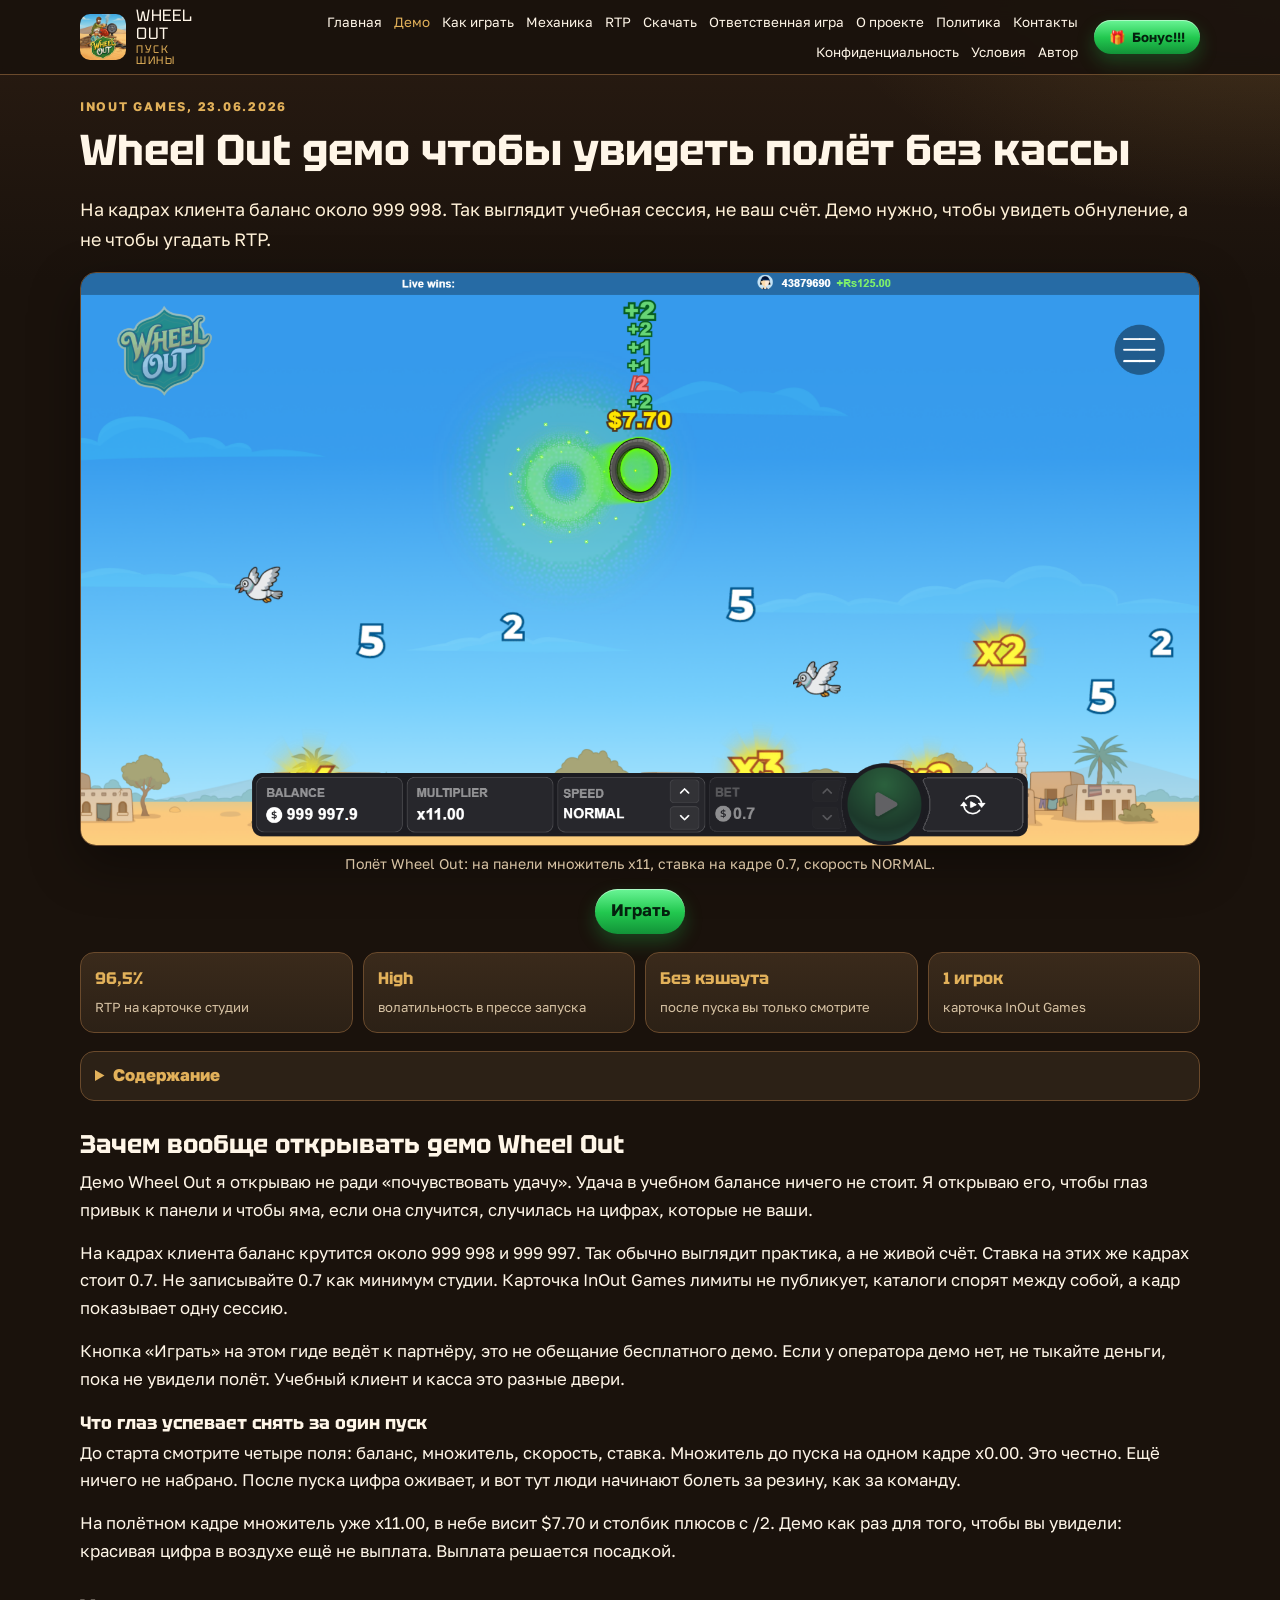
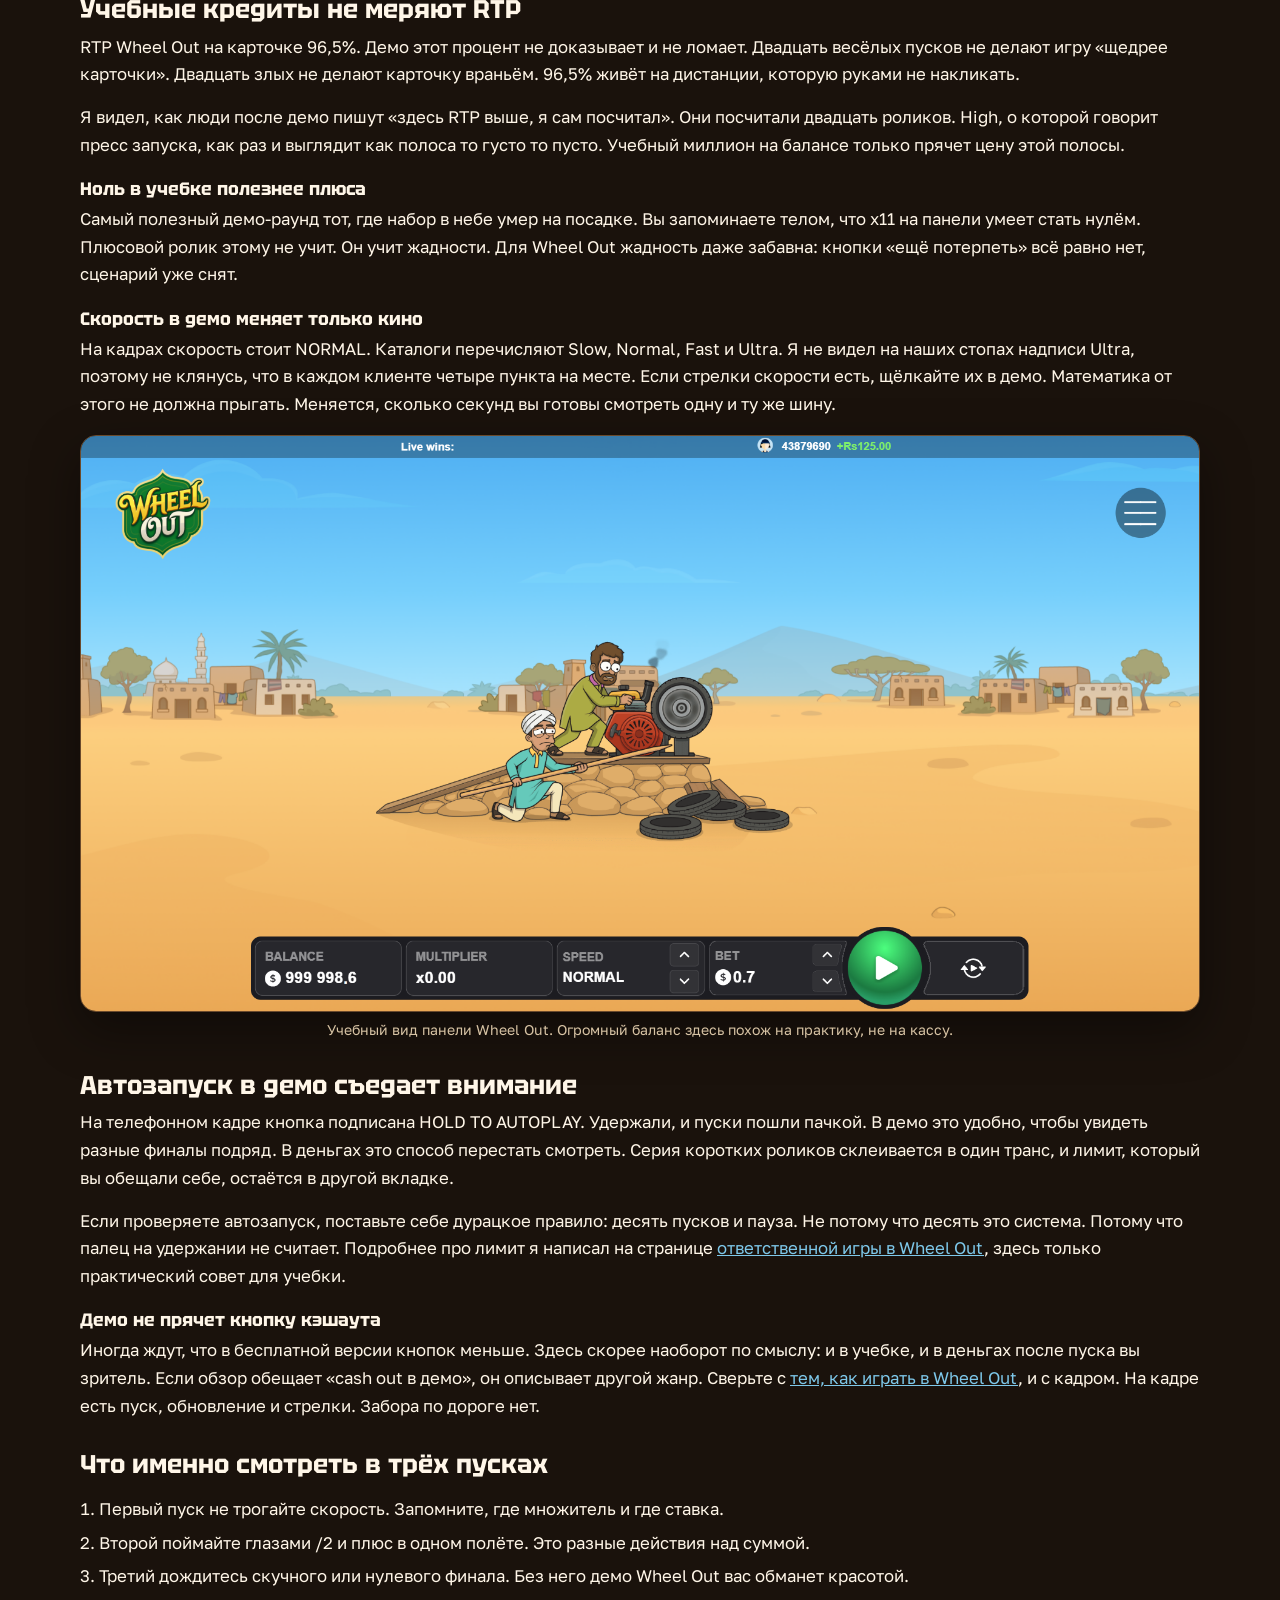
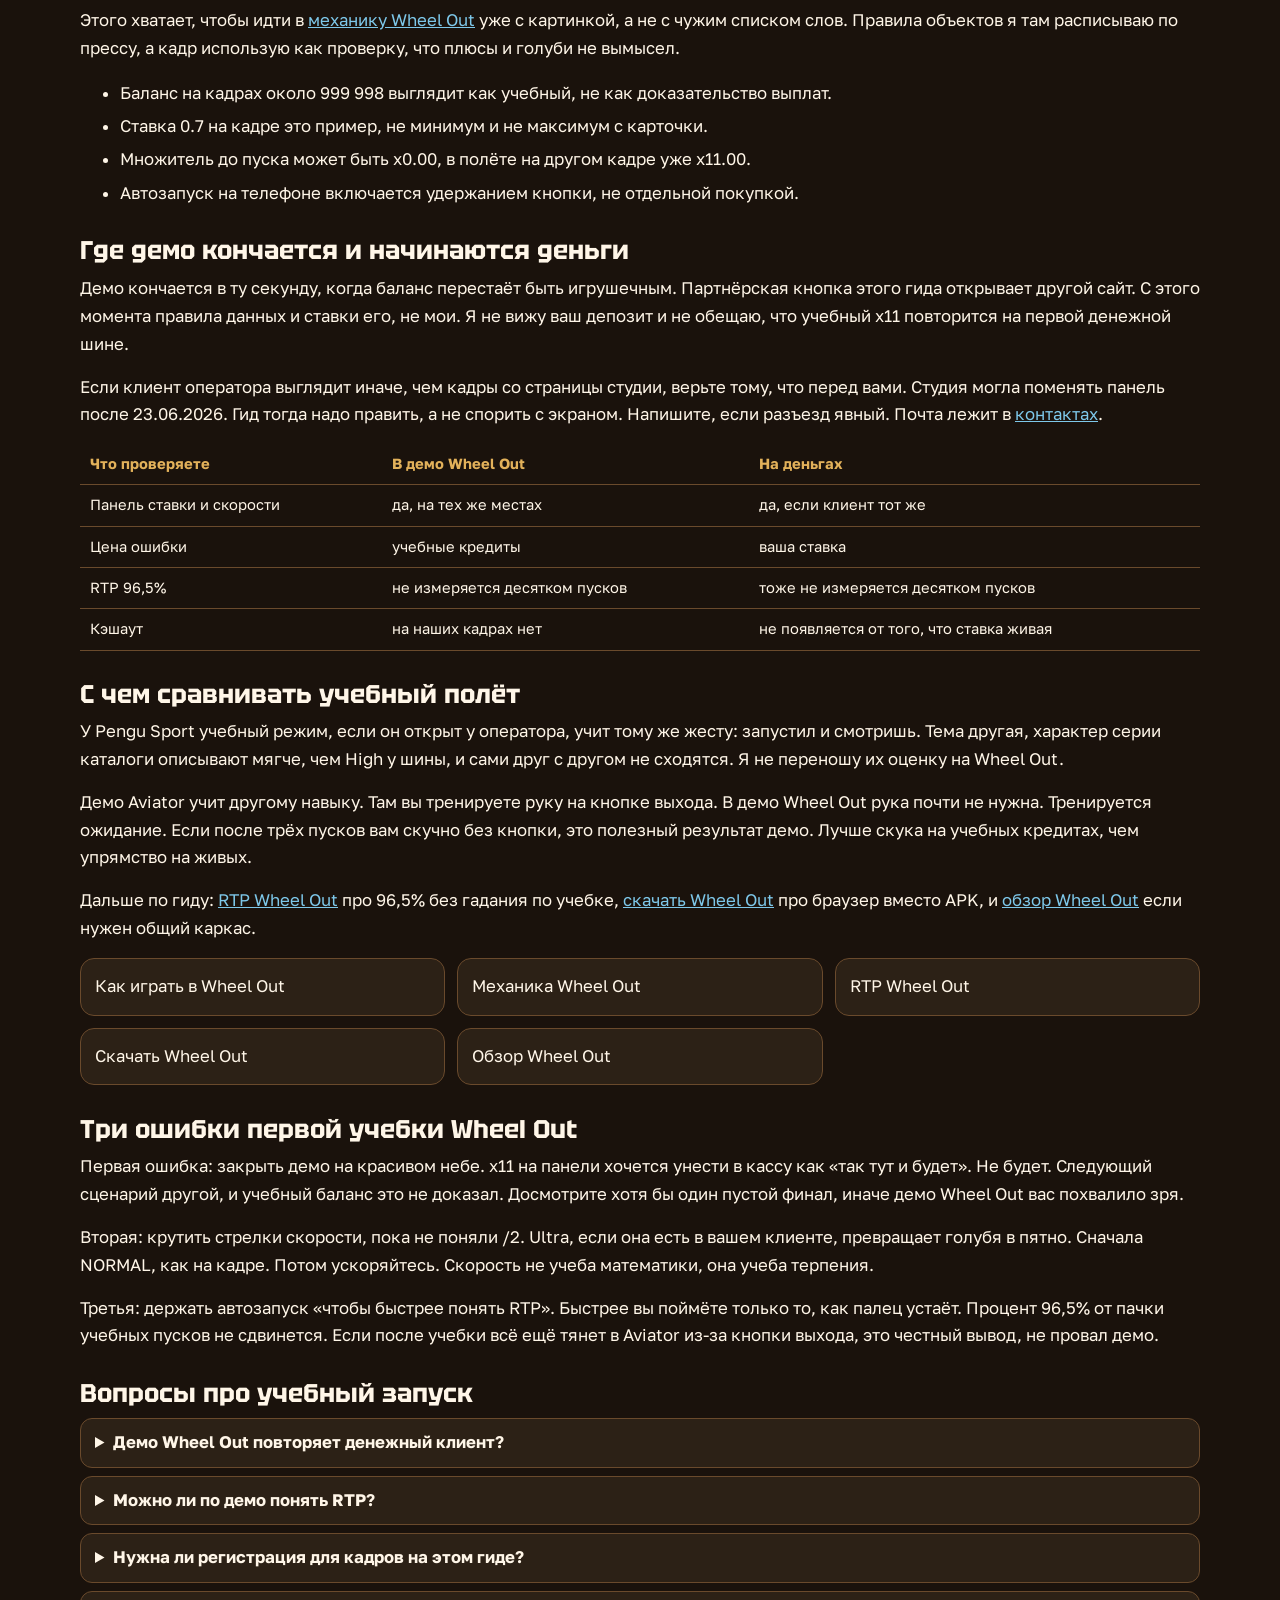
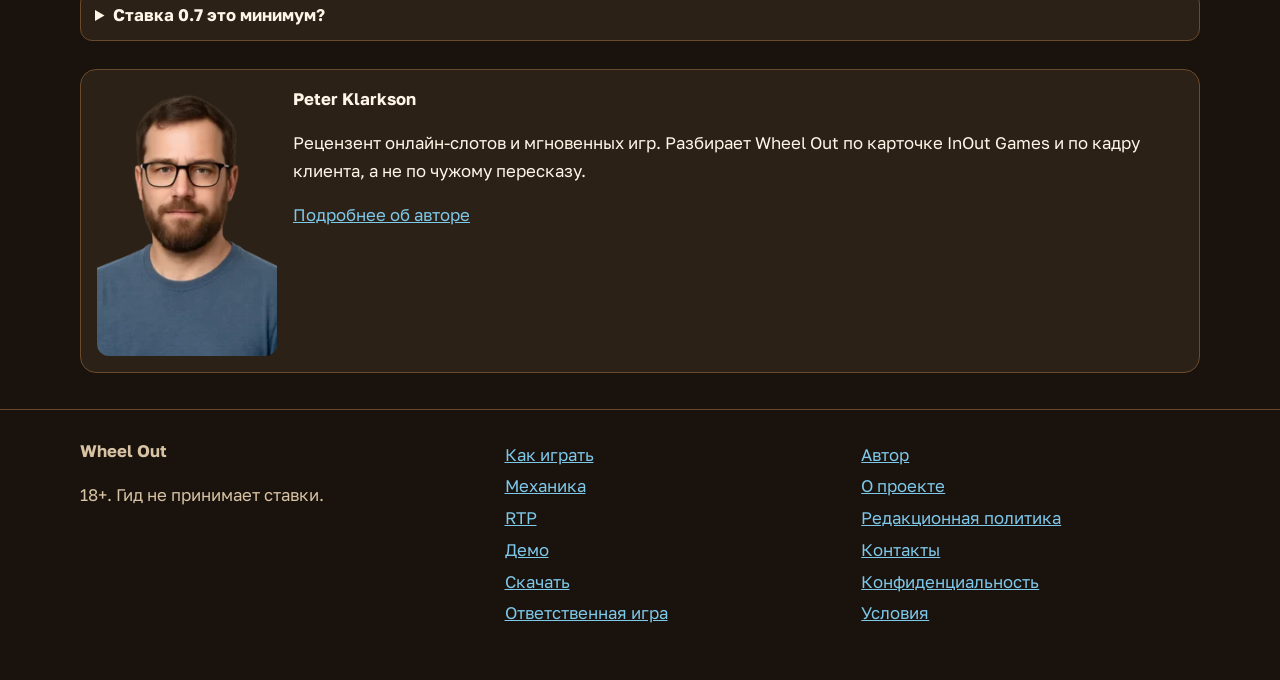
<file: demo/index.html>
<!doctype html>
<html lang="ru-RU">
<head>
<meta charset="utf-8">
<meta name="viewport" content="width=device-width, initial-scale=1">
<title>Wheel Out демо - учебный запуск шины | без кассы</title>
<meta name="description" content="Демо Wheel Out крутит ту же шину на учебных кредитах. Смотрите плюсы, /2 и посадку до денег. Баланс на кадре не равен кассе и не меряет RTP.">
<link rel="canonical" href="https://wheelout.vercel.app/demo/">
<link rel="alternate" href="https://wheelout.vercel.app/demo/" hreflang="ru-RU">
<link rel="alternate" href="https://wheelout.vercel.app/demo/" hreflang="x-default">
<meta property="og:locale" content="ru_RU">
<meta property="og:type" content="website">
<meta property="og:title" content="Wheel Out демо - учебный запуск шины | без кассы">
<meta property="og:description" content="Демо Wheel Out крутит ту же шину на учебных кредитах. Смотрите плюсы, /2 и посадку до денег. Баланс на кадре не равен кассе и не меряет RTP.">
<meta property="og:url" content="https://wheelout.vercel.app/demo/">
<meta property="og:image" content="https://wheelout.vercel.app/assets/shots/flight.png">
<link rel="icon" href="/favicon.png" type="image/png">
<link rel="icon" type="image/png" href="/assets/favicon-32.png" sizes="32x32">
<link rel="apple-touch-icon" href="/assets/apple-touch-icon.png">
<link rel="manifest" href="/site.webmanifest">
<link rel="preconnect" href="https://fonts.googleapis.com">
<link rel="preconnect" href="https://fonts.gstatic.com" crossorigin>
<link href="https://fonts.googleapis.com/css2?family=Golos+Text:wght@400;600;700&family=Tektur:wght@600;700&display=swap" rel="stylesheet">
<link rel="stylesheet" href="/assets/site.css">
<script type="application/ld+json">{"@context":"https://schema.org","@graph":[{"@type":"WebSite","name":"Wheel Out","url":"https://wheelout.vercel.app/","inLanguage":"ru-RU"},{"@type":"WebPage","headline":"Wheel Out демо чтобы увидеть полёт без кассы","name":"Wheel Out демо - учебный запуск шины | без кассы","description":"Демо Wheel Out крутит ту же шину на учебных кредитах. Смотрите плюсы, /2 и посадку до денег. Баланс на кадре не равен кассе и не меряет RTP.","url":"https://wheelout.vercel.app/demo/","inLanguage":"ru-RU","mainEntityOfPage":"https://wheelout.vercel.app/demo/","image":"https://wheelout.vercel.app/assets/shots/flight.png","author":{"@type":"Person","name":"Peter Klarkson","sameAs":"https://www.linkedin.com/in/peter-klarkson-0b2413396/?locale=en_US"}},{"@type":"BreadcrumbList","itemListElement":[{"@type":"ListItem","position":1,"name":"Главная","item":"https://wheelout.vercel.app/"},{"@type":"ListItem","position":2,"name":"Демо","item":"https://wheelout.vercel.app/demo/"}]},{"@type":"FAQPage","mainEntity":[{"@type":"Question","name":"Демо Wheel Out повторяет денежный клиент?","acceptedAnswer":{"@type":"Answer","text":"Панель на кадрах студии та же по составу: ставка, скорость, множитель, пуск. Отличается цена ошибки. Учебный баланс не равен кассе."}},{"@type":"Question","name":"Можно ли по демо понять RTP?","acceptedAnswer":{"@type":"Answer","text":"Нет. 96,5% это карточка InOut Games, а не средний результат вашей учебки."}},{"@type":"Question","name":"Нужна ли регистрация для кадров на этом гиде?","acceptedAnswer":{"@type":"Answer","text":"Кадры уже сняты и лежат здесь. Живое демо у оператора может просить вход. Этот гид чужой вход не обещает."}},{"@type":"Question","name":"Ставка 0.7 это минимум?","acceptedAnswer":{"@type":"Answer","text":"Нет. Это цифра на конкретных кадрах. Опубликованного минимума на карточке студии нет."}}]}]}</script>
</head>
<body>
<a class="skip-link" href="#content">К содержанию</a>
<header class="site-header">
  <div class="header-inner">
    <a class="brand" href="/"><img src="/assets/shots/logo.png" width="46" height="46" alt="Логотип Wheel Out на фоне пустыни"><span class="brand-name">WHEEL OUT<small>ПУСК ШИНЫ</small></span></a>
    <nav class="site-nav" aria-label="Основное меню"><a href="/">Главная</a><a href="/demo/" aria-current="page">Демо</a><a href="/how-to-play/">Как играть</a><a href="/mechanics/">Механика</a><a href="/rtp/">RTP</a><a href="/download/">Скачать</a><a href="/responsible-play/">Ответственная игра</a><a href="/about/">О проекте</a><a href="/editorial-policy/">Политика</a><a href="/contacts/">Контакты</a><a href="/privacy/">Конфиденциальность</a><a href="/terms/">Условия</a><a href="/avtor/">Автор</a></nav>
    <div class="header-right">
      <button class="btn btn-bonus sidebar-toggle" type="button" aria-controls="sidebar-drawer" aria-expanded="false"><span class="bonus-emoji" aria-hidden="true">🎁</span> Бонус!!!</button>
      <button class="btn menu-btn" type="button" aria-expanded="false" aria-label="Меню">☰</button>
    </div>
    <div class="m-row-actions">
      <button class="btn btn-bonus sidebar-toggle" type="button" aria-controls="sidebar-drawer" aria-expanded="false"><span class="bonus-emoji" aria-hidden="true">🎁</span> Бонус!!!</button>
      <button class="btn menu-btn" type="button" aria-expanded="false" aria-label="Меню">☰</button>
    </div>
  </div>
</header>
<main id="content" class="wrap">
  <p class="eyebrow">InOut Games, 23.06.2026</p>
  <h1>Wheel Out демо чтобы увидеть полёт без кассы</h1>
  <p class="lede">На кадрах клиента баланс около 999 998. Так выглядит учебная сессия, не ваш счёт. Демо нужно, чтобы увидеть обнуление, а не чтобы угадать RTP.</p>
  <div class="lead-shot"><figure class="hero-shot"><img src="/assets/shots/flight.png" width="1848" height="945" alt="Wheel Out демо в полёте: шина в зелёном ореоле, столбик плюсов и /2, голуби и множитель x11" fetchpriority="high"><figcaption>Полёт Wheel Out: на панели множитель x11, ставка на кадре 0.7, скорость NORMAL.</figcaption></figure>
  <p class="play-cta"><a class="btn btn-ext btn-bonus" href="/go/" rel="nofollow sponsored noopener" target="_blank">Играть</a></p></div>
  <div class="specs">
    <div class="spec"><b>96,5%</b><span>RTP на карточке студии</span></div>
    <div class="spec"><b>High</b><span>волатильность в прессе запуска</span></div>
    <div class="spec"><b>Без кэшаута</b><span>после пуска вы только смотрите</span></div>
    <div class="spec"><b>1 игрок</b><span>карточка InOut Games</span></div>
  </div>
  <div class="simple-toc-details"><details><summary class="toc-summary">Содержание</summary><ul class="toc-list"><li><a href="#zachem-demo">Зачем вообще открывать демо Wheel Out</a><ul><li><a href="#chto-uspevaet">Что глаз успевает снять за один пуск</a></li></ul></li><li><a href="#uchebnye-kredity">Учебные кредиты не меряют RTP</a><ul><li><a href="#nol-v-uchebke">Ноль в учебке полезнее плюса</a></li><li><a href="#skorost-v-demo">Скорость в демо меняет только кино</a></li></ul></li><li><a href="#avtozapusk">Автозапуск в демо съедает внимание</a><ul><li><a href="#demo-ne-keshaut">Демо не прячет кнопку кэшаута</a></li></ul></li><li><a href="#chto-smotret">Что именно смотреть в трёх пусках</a></li><li><a href="#demo-i-dengi">Где демо кончается и начинаются деньги</a></li><li><a href="#sosedi-demo">С чем сравнивать учебный полёт</a></li><li><a href="#tri-oshibki-uchebki">Три ошибки первой учебки Wheel Out</a></li><li><a href="#voprosy-demo">Вопросы про учебный запуск</a></li></ul></details></div>
  <div class="prose"><h2 id="zachem-demo">Зачем вообще открывать демо Wheel Out</h2>
<p>Демо Wheel Out я открываю не ради «почувствовать удачу». Удача в учебном балансе ничего не стоит. Я открываю его, чтобы глаз привык к панели и чтобы яма, если она случится, случилась на цифрах, которые не ваши.</p>
<p>На кадрах клиента баланс крутится около 999 998 и 999 997. Так обычно выглядит практика, а не живой счёт. Ставка на этих же кадрах стоит 0.7. Не записывайте 0.7 как минимум студии. Карточка InOut Games лимиты не публикует, каталоги спорят между собой, а кадр показывает одну сессию.</p>
<p>Кнопка «Играть» на этом гиде ведёт к партнёру, это не обещание бесплатного демо. Если у оператора демо нет, не тыкайте деньги, пока не увидели полёт. Учебный клиент и касса это разные двери.</p>
<h3 id="chto-uspevaet">Что глаз успевает снять за один пуск</h3>
<p>До старта смотрите четыре поля: баланс, множитель, скорость, ставка. Множитель до пуска на одном кадре x0.00. Это честно. Ещё ничего не набрано. После пуска цифра оживает, и вот тут люди начинают болеть за резину, как за команду.</p>
<p>На полётном кадре множитель уже x11.00, в небе висит $7.70 и столбик плюсов с /2. Демо как раз для того, чтобы вы увидели: красивая цифра в воздухе ещё не выплата. Выплата решается посадкой.</p>

<h2 id="uchebnye-kredity">Учебные кредиты не меряют RTP</h2>
<p>RTP Wheel Out на карточке 96,5%. Демо этот процент не доказывает и не ломает. Двадцать весёлых пусков не делают игру «щедрее карточки». Двадцать злых не делают карточку враньём. 96,5% живёт на дистанции, которую руками не накликать.</p>
<p>Я видел, как люди после демо пишут «здесь RTP выше, я сам посчитал». Они посчитали двадцать роликов. High, о которой говорит пресс запуска, как раз и выглядит как полоса то густо то пусто. Учебный миллион на балансе только прячет цену этой полосы.</p>
<h3 id="nol-v-uchebke">Ноль в учебке полезнее плюса</h3>
<p>Самый полезный демо-раунд тот, где набор в небе умер на посадке. Вы запоминаете телом, что x11 на панели умеет стать нулём. Плюсовой ролик этому не учит. Он учит жадности. Для Wheel Out жадность даже забавна: кнопки «ещё потерпеть» всё равно нет, сценарий уже снят.</p>
<h3 id="skorost-v-demo">Скорость в демо меняет только кино</h3>
<p>На кадрах скорость стоит NORMAL. Каталоги перечисляют Slow, Normal, Fast и Ultra. Я не видел на наших стопах надписи Ultra, поэтому не клянусь, что в каждом клиенте четыре пункта на месте. Если стрелки скорости есть, щёлкайте их в демо. Математика от этого не должна прыгать. Меняется, сколько секунд вы готовы смотреть одну и ту же шину.</p>

<figure class="editorial-shot"><img src="/assets/shots/launch.png" width="1843" height="949" alt="Демо Wheel Out до пуска: баланс около 999 998, множитель x0.00, скорость NORMAL и ставка 0.7" loading="lazy"><figcaption>Учебный вид панели Wheel Out. Огромный баланс здесь похож на практику, не на кассу.</figcaption></figure>

<h2 id="avtozapusk">Автозапуск в демо съедает внимание</h2>
<p>На телефонном кадре кнопка подписана HOLD TO AUTOPLAY. Удержали, и пуски пошли пачкой. В демо это удобно, чтобы увидеть разные финалы подряд. В деньгах это способ перестать смотреть. Серия коротких роликов склеивается в один транс, и лимит, который вы обещали себе, остаётся в другой вкладке.</p>
<p>Если проверяете автозапуск, поставьте себе дурацкое правило: десять пусков и пауза. Не потому что десять это система. Потому что палец на удержании не считает. Подробнее про лимит я написал на странице <a href="/responsible-play/">ответственной игры в Wheel Out</a>, здесь только практический совет для учебки.</p>
<h3 id="demo-ne-keshaut">Демо не прячет кнопку кэшаута</h3>
<p>Иногда ждут, что в бесплатной версии кнопок меньше. Здесь скорее наоборот по смыслу: и в учебке, и в деньгах после пуска вы зритель. Если обзор обещает «cash out в демо», он описывает другой жанр. Сверьте с <a href="/how-to-play/">тем, как играть в Wheel Out</a>, и с кадром. На кадре есть пуск, обновление и стрелки. Забора по дороге нет.</p>

<h2 id="chto-smotret">Что именно смотреть в трёх пусках</h2>
<ol class="steps">
<li>Первый пуск не трогайте скорость. Запомните, где множитель и где ставка.</li>
<li>Второй поймайте глазами /2 и плюс в одном полёте. Это разные действия над суммой.</li>
<li>Третий дождитесь скучного или нулевого финала. Без него демо Wheel Out вас обманет красотой.</li>
</ol>
<p>Этого хватает, чтобы идти в <a href="/mechanics/">механику Wheel Out</a> уже с картинкой, а не с чужим списком слов. Правила объектов я там расписываю по прессу, а кадр использую как проверку, что плюсы и голуби не вымысел.</p>
<ul class="facts">
<li>Баланс на кадрах около 999 998 выглядит как учебный, не как доказательство выплат.</li>
<li>Ставка 0.7 на кадре это пример, не минимум и не максимум с карточки.</li>
<li>Множитель до пуска может быть x0.00, в полёте на другом кадре уже x11.00.</li>
<li>Автозапуск на телефоне включается удержанием кнопки, не отдельной покупкой.</li>
</ul>

<h2 id="demo-i-dengi">Где демо кончается и начинаются деньги</h2>
<p>Демо кончается в ту секунду, когда баланс перестаёт быть игрушечным. Партнёрская кнопка этого гида открывает другой сайт. С этого момента правила данных и ставки его, не мои. Я не вижу ваш депозит и не обещаю, что учебный x11 повторится на первой денежной шине.</p>
<p>Если клиент оператора выглядит иначе, чем кадры со страницы студии, верьте тому, что перед вами. Студия могла поменять панель после 23.06.2026. Гид тогда надо править, а не спорить с экраном. Напишите, если разъезд явный. Почта лежит в <a href="/contacts/">контактах</a>.</p>

<div class="table-scroll"><table>
<thead><tr><th>Что проверяете</th><th>В демо Wheel Out</th><th>На деньгах</th></tr></thead>
<tbody>
<tr><td>Панель ставки и скорости</td><td>да, на тех же местах</td><td>да, если клиент тот же</td></tr>
<tr><td>Цена ошибки</td><td>учебные кредиты</td><td>ваша ставка</td></tr>
<tr><td>RTP 96,5%</td><td>не измеряется десятком пусков</td><td>тоже не измеряется десятком пусков</td></tr>
<tr><td>Кэшаут</td><td>на наших кадрах нет</td><td>не появляется от того, что ставка живая</td></tr>
</tbody>
</table></div>

<h2 id="sosedi-demo">С чем сравнивать учебный полёт</h2>
<p>У Pengu Sport учебный режим, если он открыт у оператора, учит тому же жесту: запустил и смотришь. Тема другая, характер серии каталоги описывают мягче, чем High у шины, и сами друг с другом не сходятся. Я не переношу их оценку на Wheel Out.</p>
<p>Демо Aviator учит другому навыку. Там вы тренируете руку на кнопке выхода. В демо Wheel Out рука почти не нужна. Тренируется ожидание. Если после трёх пусков вам скучно без кнопки, это полезный результат демо. Лучше скука на учебных кредитах, чем упрямство на живых.</p>
<p>Дальше по гиду: <a href="/rtp/">RTP Wheel Out</a> про 96,5% без гадания по учебке, <a href="/download/">скачать Wheel Out</a> про браузер вместо APK, и <a href="/">обзор Wheel Out</a> если нужен общий каркас.</p>
<div class="related-grid">
<a class="related-card" href="/how-to-play/">Как играть в Wheel Out</a>
<a class="related-card" href="/mechanics/">Механика Wheel Out</a>
<a class="related-card" href="/rtp/">RTP Wheel Out</a>
<a class="related-card" href="/download/">Скачать Wheel Out</a>
<a class="related-card" href="/">Обзор Wheel Out</a>
</div>

<h2 id="tri-oshibki-uchebki">Три ошибки первой учебки Wheel Out</h2>
<p>Первая ошибка: закрыть демо на красивом небе. x11 на панели хочется унести в кассу как «так тут и будет». Не будет. Следующий сценарий другой, и учебный баланс это не доказал. Досмотрите хотя бы один пустой финал, иначе демо Wheel Out вас похвалило зря.</p>
<p>Вторая: крутить стрелки скорости, пока не поняли /2. Ultra, если она есть в вашем клиенте, превращает голубя в пятно. Сначала NORMAL, как на кадре. Потом ускоряйтесь. Скорость не учеба математики, она учеба терпения.</p>
<p>Третья: держать автозапуск «чтобы быстрее понять RTP». Быстрее вы поймёте только то, как палец устаёт. Процент 96,5% от пачки учебных пусков не сдвинется. Если после учебки всё ещё тянет в Aviator из-за кнопки выхода, это честный вывод, не провал демо.</p>
<h2 id="voprosy-demo">Вопросы про учебный запуск</h2>
<div class="faq">
<details><summary>Демо Wheel Out повторяет денежный клиент?</summary><p>Панель на кадрах студии та же по составу: ставка, скорость, множитель, пуск. Отличается цена ошибки. Учебный баланс не равен кассе.</p></details>
<details><summary>Можно ли по демо понять RTP?</summary><p>Нет. 96,5% это карточка InOut Games, а не средний результат вашей учебки.</p></details>
<details><summary>Нужна ли регистрация для кадров на этом гиде?</summary><p>Кадры уже сняты и лежат здесь. Живое демо у оператора может просить вход. Этот гид чужой вход не обещает.</p></details>
<details><summary>Ставка 0.7 это минимум?</summary><p>Нет. Это цифра на конкретных кадрах. Опубликованного минимума на карточке студии нет.</p></details>
</div>
</div>
  <aside class="author-box page-buttom"><img src="/assets/author/peter-klarkson.webp" width="180" height="180" alt="Peter Klarkson, автор разборов мгновенных игр"><div><b>Peter Klarkson</b><p>Рецензент онлайн-слотов и мгновенных игр. Разбирает Wheel Out по карточке InOut Games и по кадру клиента, а не по чужому пересказу.</p><p><a href="/avtor/">Подробнее об авторе</a></p></div></aside>
</main>
<footer class="site-footer"><div class="wrap footer-grid">
  <div><b>Wheel Out</b><p>18+. Гид не принимает ставки.</p></div>
  <div><a href="/how-to-play/">Как играть</a><a href="/mechanics/">Механика</a><a href="/rtp/">RTP</a><a href="/demo/">Демо</a><a href="/download/">Скачать</a><a href="/responsible-play/">Ответственная игра</a></div>
  <div><a href="/avtor/">Автор</a><a href="/about/">О проекте</a><a href="/editorial-policy/">Редакционная политика</a><a href="/contacts/">Контакты</a><a href="/privacy/">Конфиденциальность</a><a href="/terms/">Условия</a></div>
</div></footer>
<div id="sidebar-drawer">
  <div class="drawer-backdrop" data-close></div>
  <aside class="drawer-panel" role="dialog" aria-modal="true" aria-labelledby="drawer-title">
    <button class="btn drawer-close" type="button" data-close>Закрыть</button>
    <h2 id="drawer-title">Предложения</h2>
    <div class="drawer-offers">
    <article class="casino-row"><h3>1win</h3><p>Партнёрский переход к игре. Промокод на этой сборке не указан.</p><p><a class="btn btn-ext" href="/go/" rel="nofollow sponsored noopener" target="_blank">Играть на 1win</a></p></article>
    <article class="casino-row"><h3>Pokerdom</h3><p>Отдельный партнёрский переход. Промокод на этой сборке не указан.</p><p><a class="btn btn-ext" href="/pokerd/" rel="nofollow sponsored noopener" target="_blank">Играть на Pokerdom</a></p></article>
  </div>
  </aside>
</div>
<script src="/assets/site.js" defer></script>
</body>
</html>
</file>
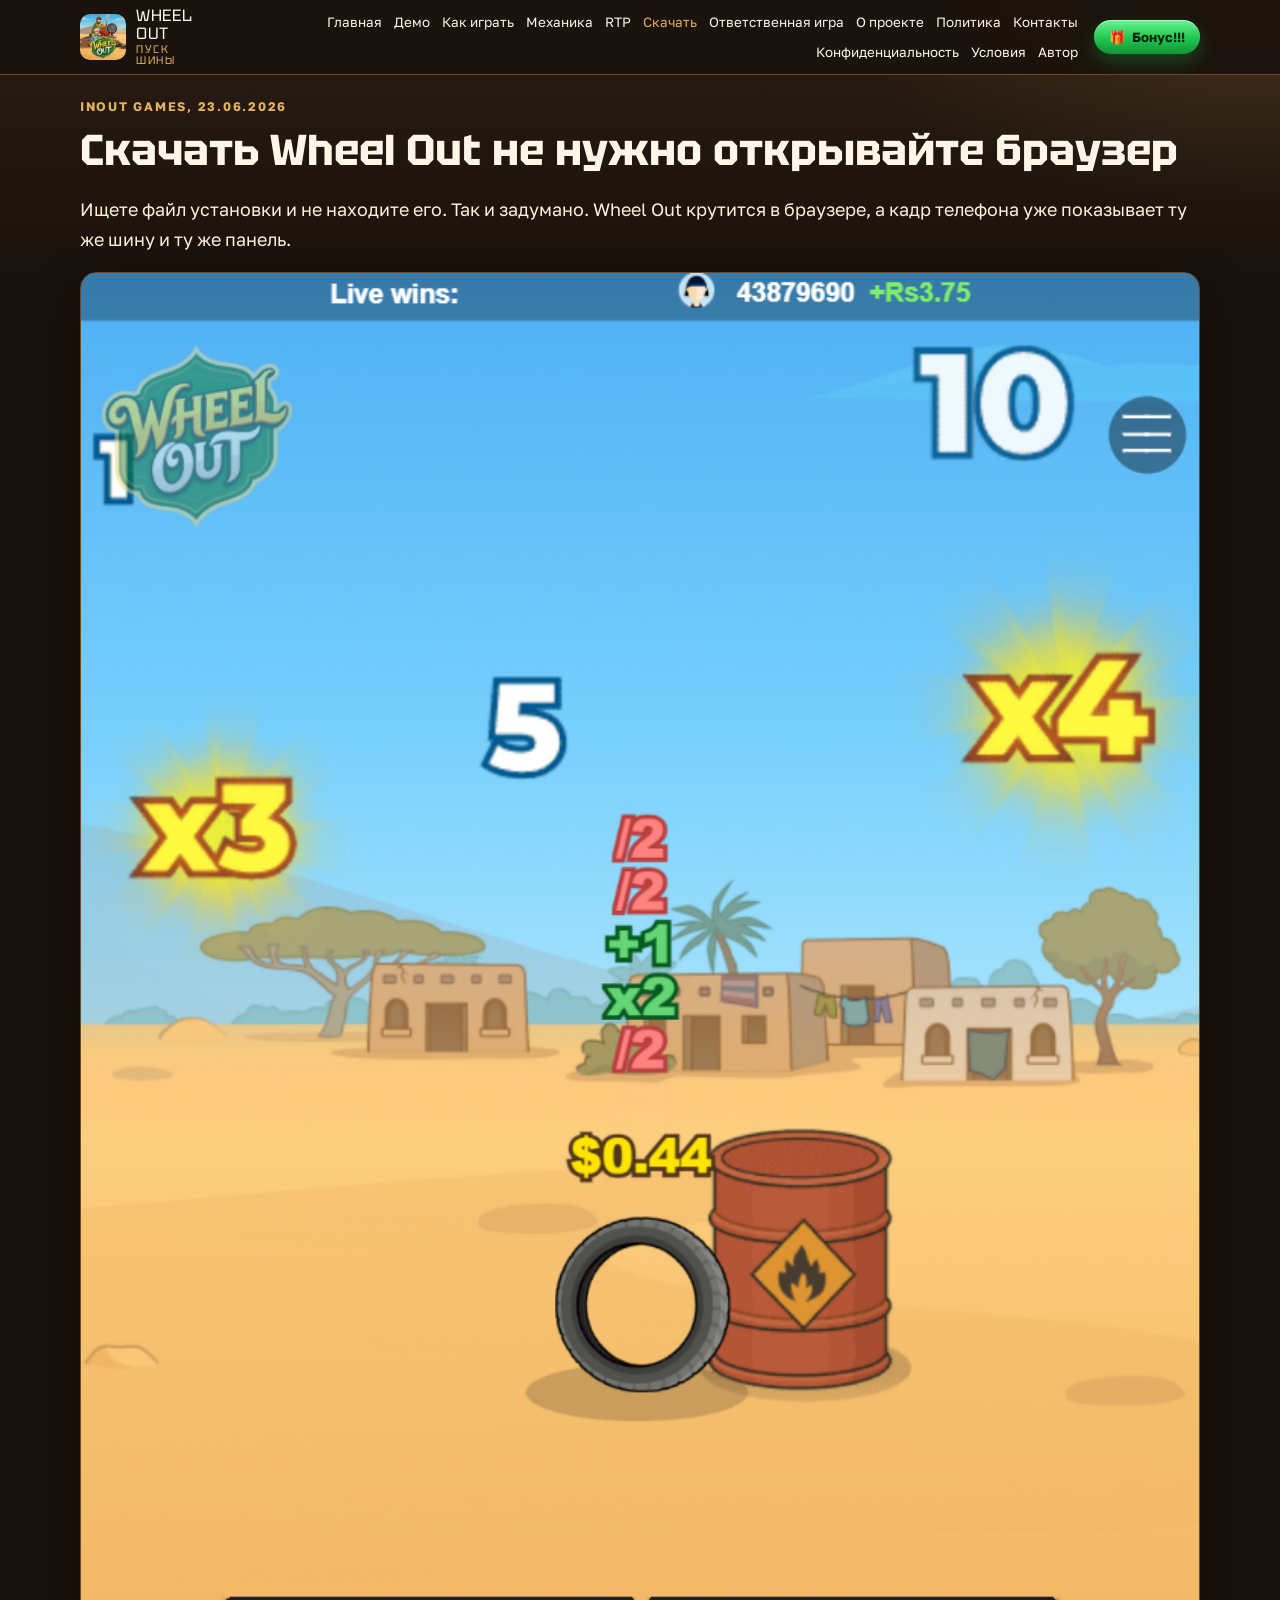
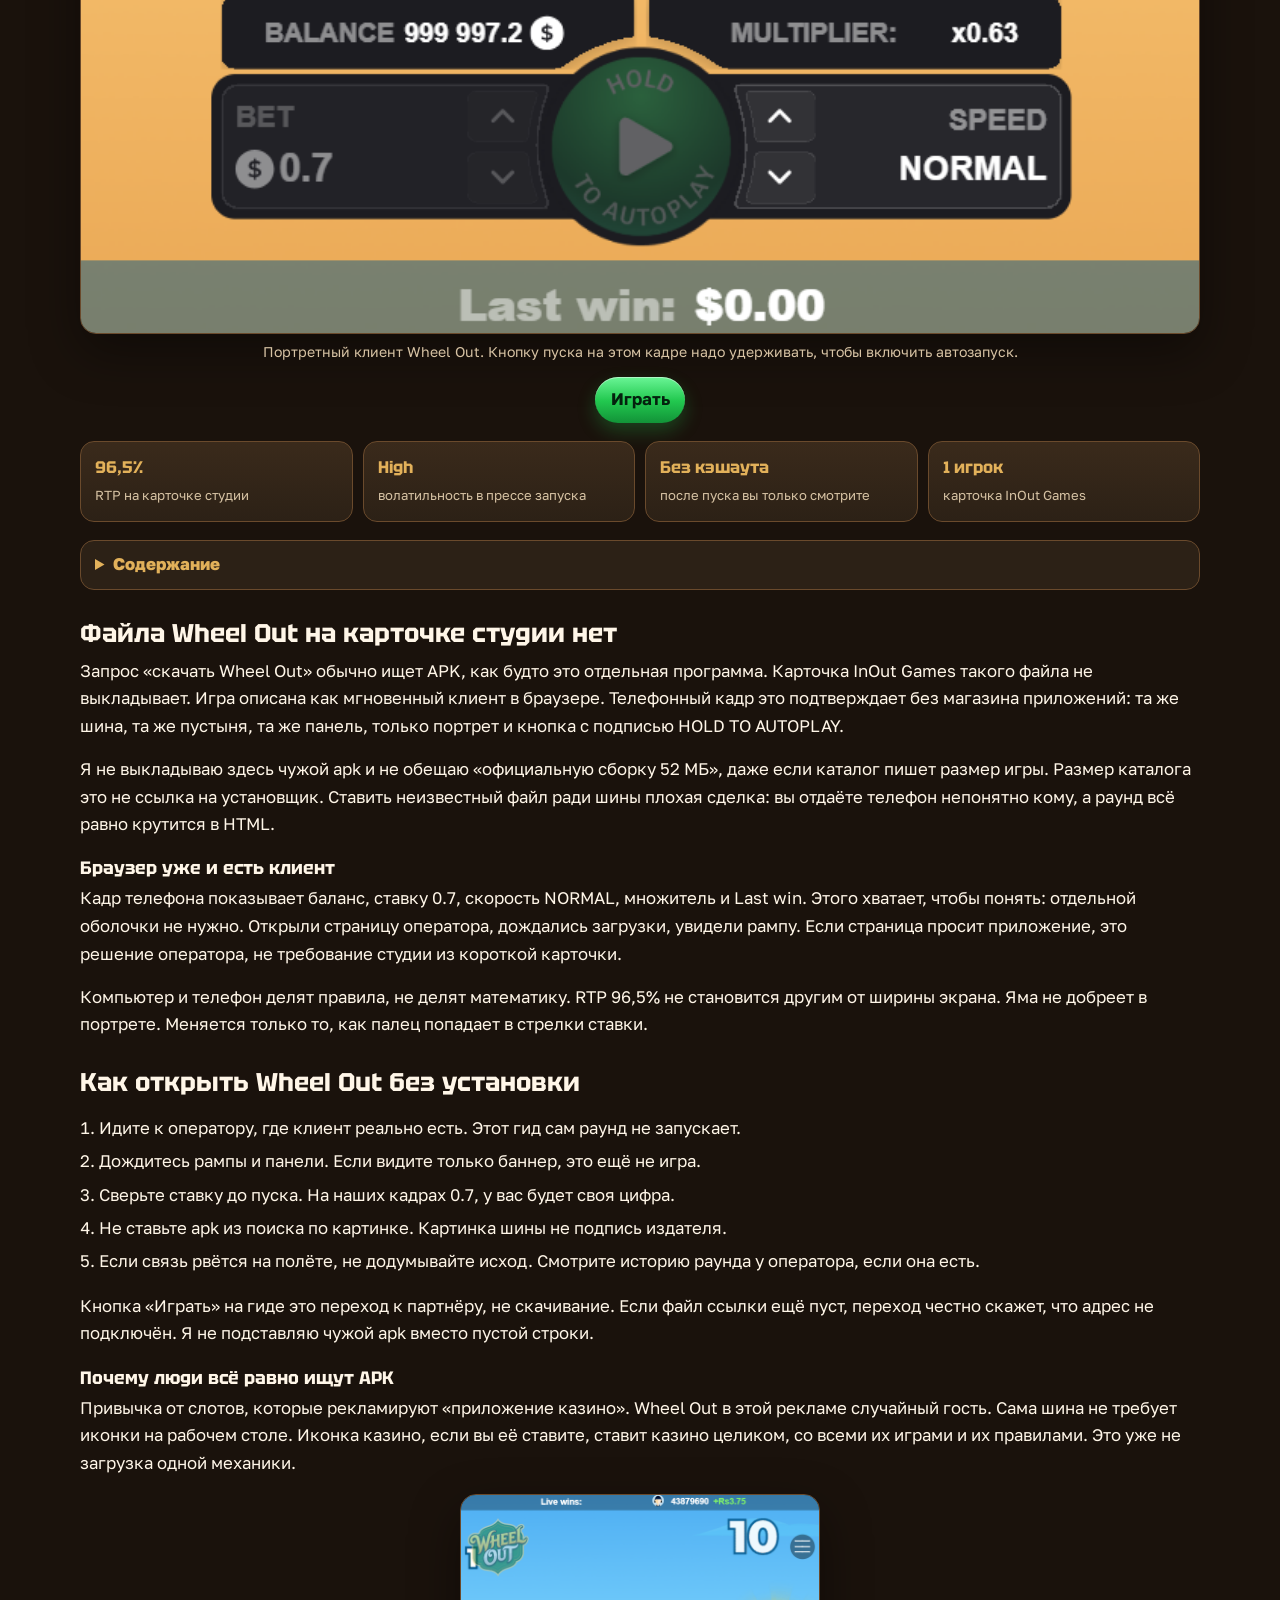
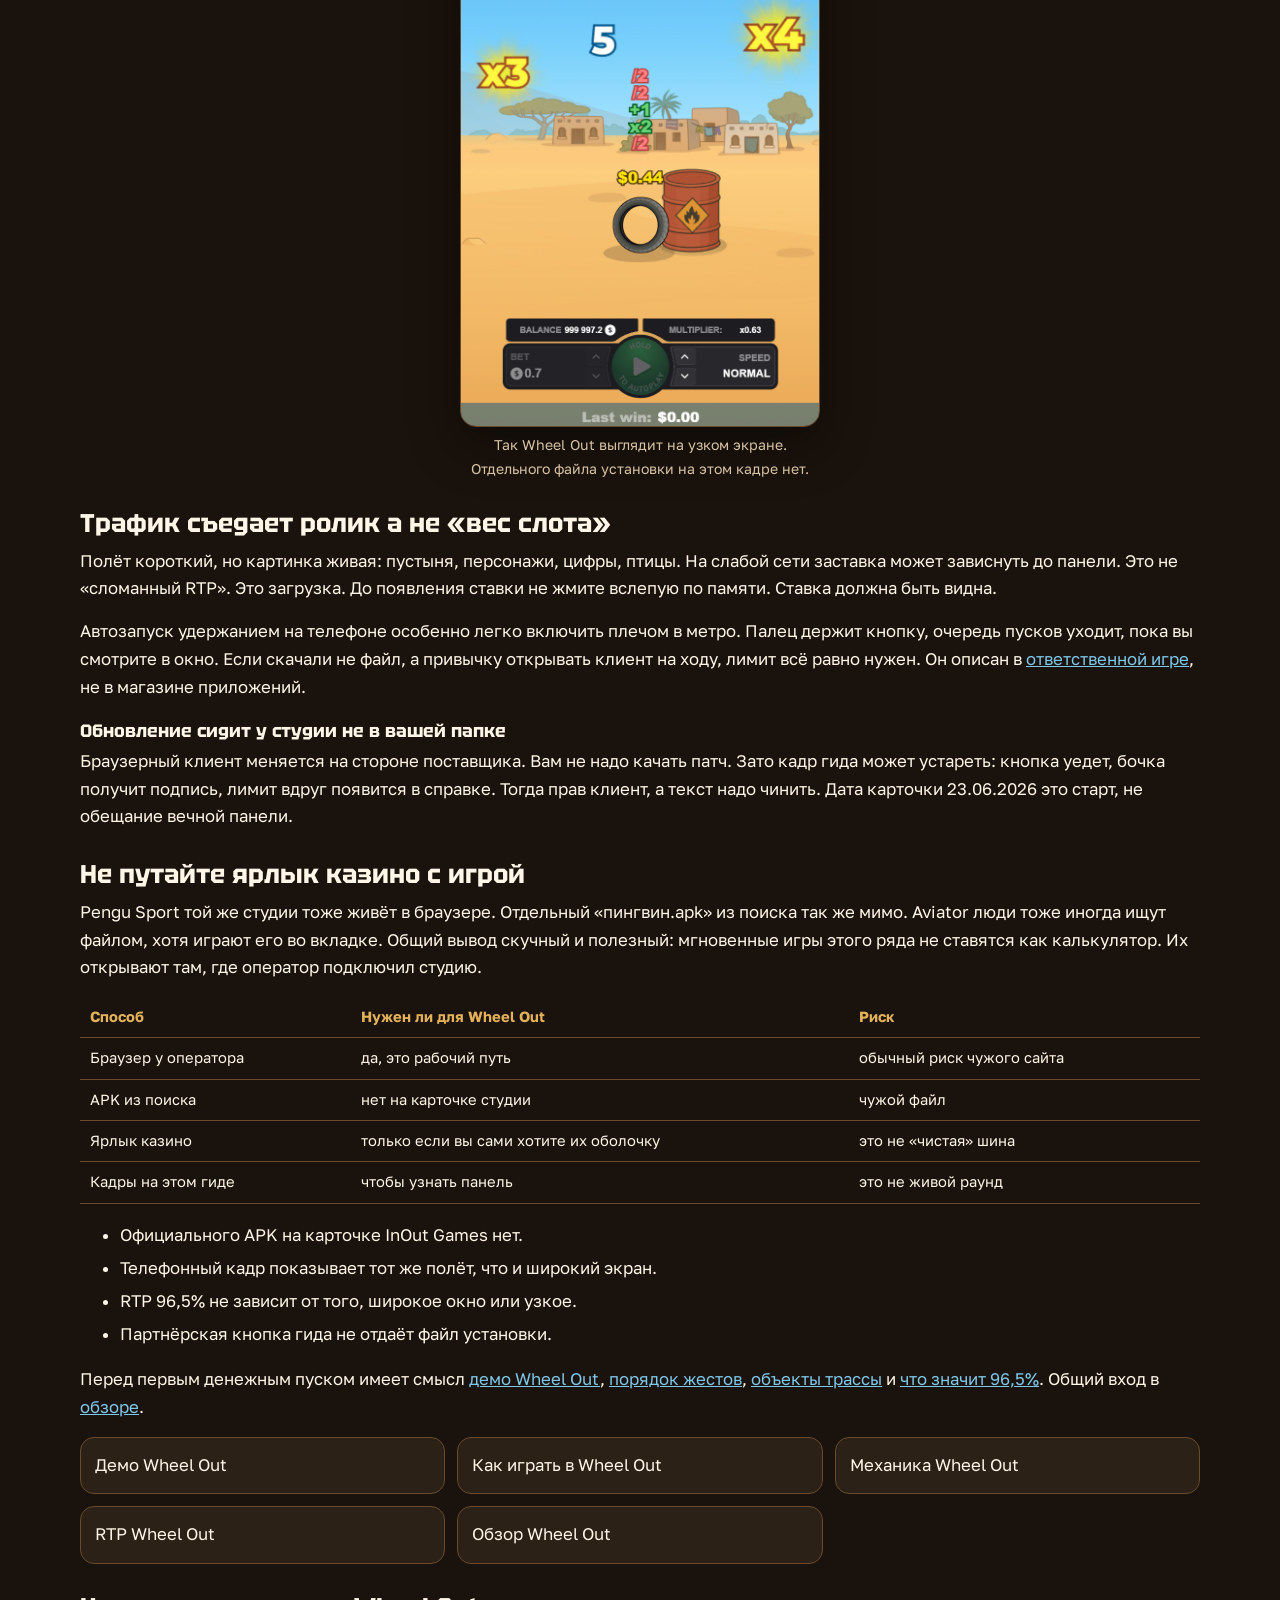
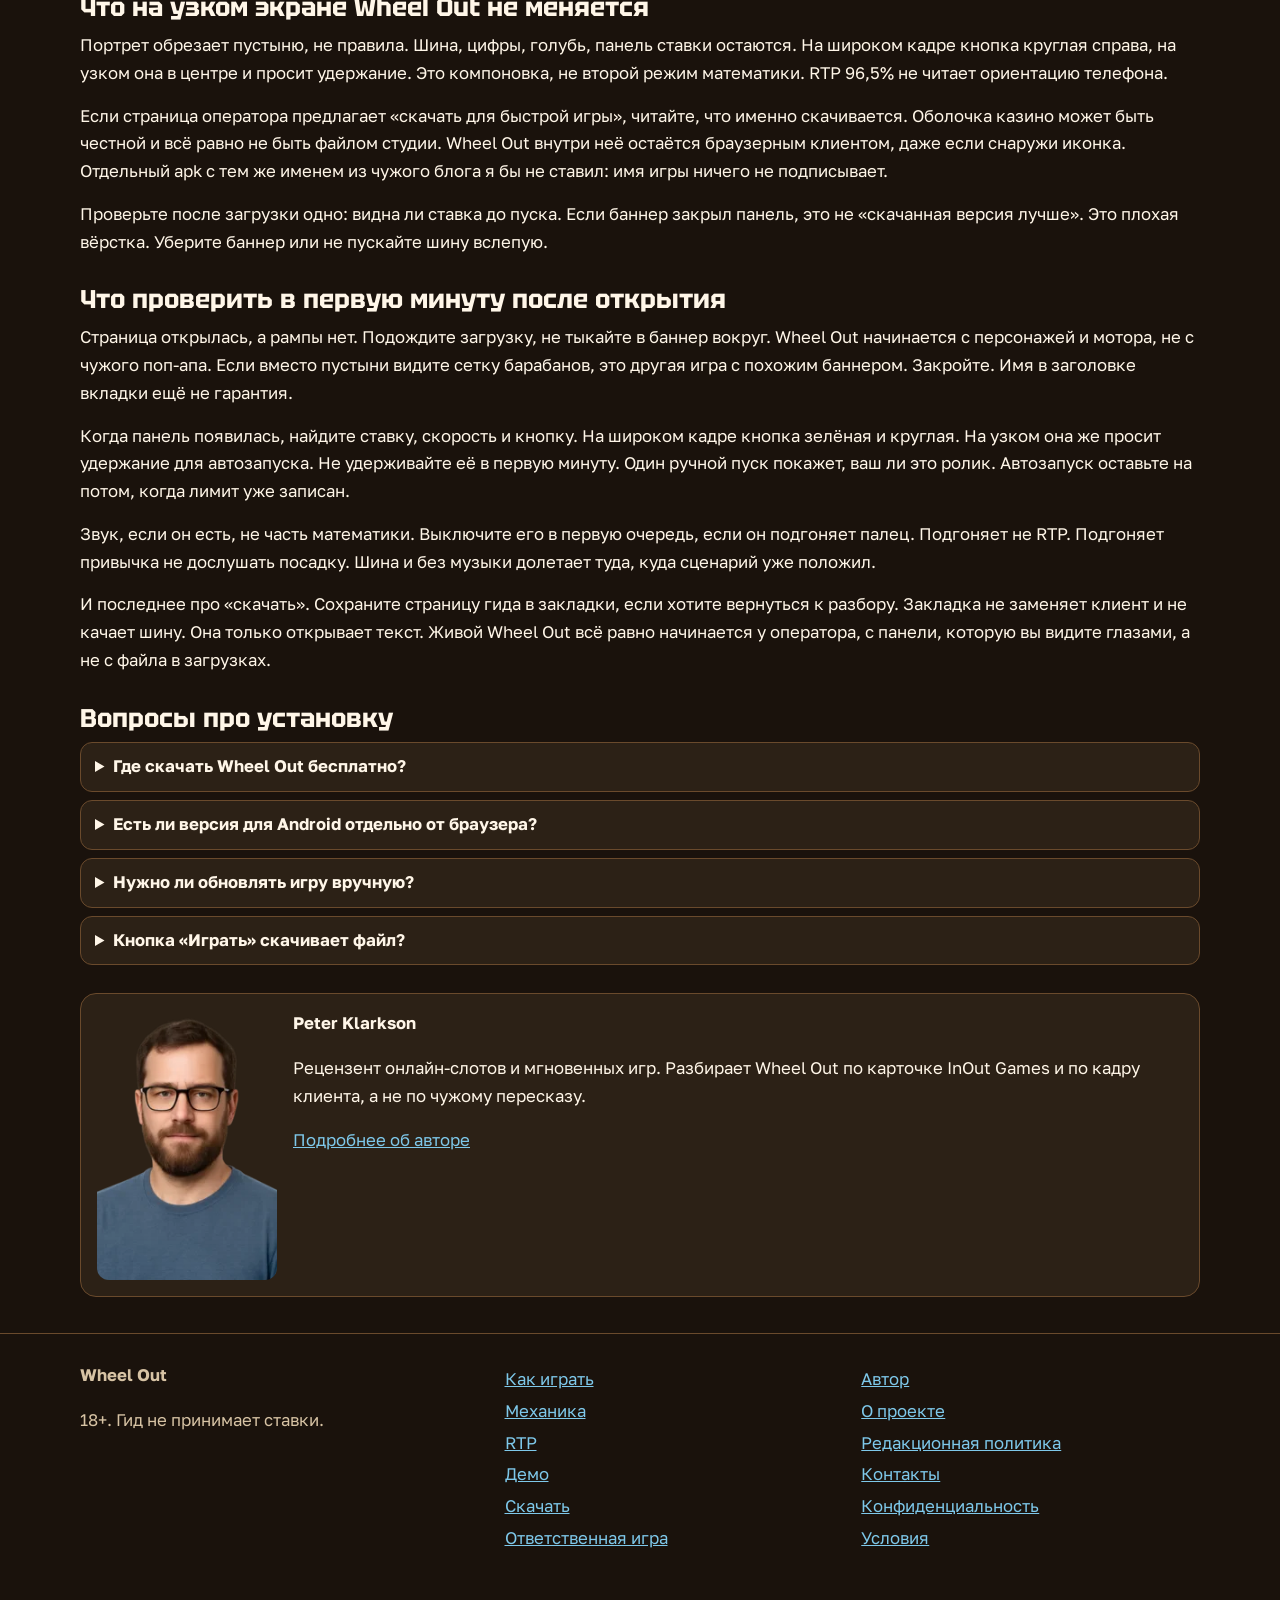
<file: download/index.html>
<!doctype html>
<html lang="ru-RU">
<head>
<meta charset="utf-8">
<meta name="viewport" content="width=device-width, initial-scale=1">
<title>Wheel Out скачать - браузер без APK и файла</title>
<meta name="description" content="Скачать Wheel Out файлом не нужно: на карточке студии нет APK. Клиент открывается в браузере телефона и компьютера, панель на кадре та же.">
<link rel="canonical" href="https://wheelout.vercel.app/download/">
<link rel="alternate" href="https://wheelout.vercel.app/download/" hreflang="ru-RU">
<link rel="alternate" href="https://wheelout.vercel.app/download/" hreflang="x-default">
<meta property="og:locale" content="ru_RU">
<meta property="og:type" content="website">
<meta property="og:title" content="Wheel Out скачать - браузер без APK и файла">
<meta property="og:description" content="Скачать Wheel Out файлом не нужно: на карточке студии нет APK. Клиент открывается в браузере телефона и компьютера, панель на кадре та же.">
<meta property="og:url" content="https://wheelout.vercel.app/download/">
<meta property="og:image" content="https://wheelout.vercel.app/assets/shots/mobile.png">
<link rel="icon" href="/favicon.png" type="image/png">
<link rel="icon" type="image/png" href="/assets/favicon-32.png" sizes="32x32">
<link rel="apple-touch-icon" href="/assets/apple-touch-icon.png">
<link rel="manifest" href="/site.webmanifest">
<link rel="preconnect" href="https://fonts.googleapis.com">
<link rel="preconnect" href="https://fonts.gstatic.com" crossorigin>
<link href="https://fonts.googleapis.com/css2?family=Golos+Text:wght@400;600;700&family=Tektur:wght@600;700&display=swap" rel="stylesheet">
<link rel="stylesheet" href="/assets/site.css">
<script type="application/ld+json">{"@context":"https://schema.org","@graph":[{"@type":"WebSite","name":"Wheel Out","url":"https://wheelout.vercel.app/","inLanguage":"ru-RU"},{"@type":"WebPage","headline":"Скачать Wheel Out не нужно открывайте браузер","name":"Wheel Out скачать - браузер без APK и файла","description":"Скачать Wheel Out файлом не нужно: на карточке студии нет APK. Клиент открывается в браузере телефона и компьютера, панель на кадре та же.","url":"https://wheelout.vercel.app/download/","inLanguage":"ru-RU","mainEntityOfPage":"https://wheelout.vercel.app/download/","image":"https://wheelout.vercel.app/assets/shots/mobile.png","author":{"@type":"Person","name":"Peter Klarkson","sameAs":"https://www.linkedin.com/in/peter-klarkson-0b2413396/?locale=en_US"}},{"@type":"BreadcrumbList","itemListElement":[{"@type":"ListItem","position":1,"name":"Главная","item":"https://wheelout.vercel.app/"},{"@type":"ListItem","position":2,"name":"Скачать","item":"https://wheelout.vercel.app/download/"}]},{"@type":"FAQPage","mainEntity":[{"@type":"Question","name":"Где скачать Wheel Out бесплатно?","acceptedAnswer":{"@type":"Answer","text":"Отдельного файла студия на карточке не даёт. Бесплатный просмотр это демо у оператора или кадры гида, не apk."}},{"@type":"Question","name":"Есть ли версия для Android отдельно от браузера?","acceptedAnswer":{"@type":"Answer","text":"На короткой карточке нет. Клиент на телефонном кадре выглядит как страница, не как установленная программа."}},{"@type":"Question","name":"Нужно ли обновлять игру вручную?","acceptedAnswer":{"@type":"Answer","text":"Патч в папку качать не нужно. Клиент приезжает заново при открытии страницы."}},{"@type":"Question","name":"Кнопка «Играть» скачивает файл?","acceptedAnswer":{"@type":"Answer","text":"Нет. Она ведёт к партнёру, если адрес подключён. Это не установщик."}}]}]}</script>
</head>
<body>
<a class="skip-link" href="#content">К содержанию</a>
<header class="site-header">
  <div class="header-inner">
    <a class="brand" href="/"><img src="/assets/shots/logo.png" width="46" height="46" alt="Логотип Wheel Out на фоне пустыни"><span class="brand-name">WHEEL OUT<small>ПУСК ШИНЫ</small></span></a>
    <nav class="site-nav" aria-label="Основное меню"><a href="/">Главная</a><a href="/demo/">Демо</a><a href="/how-to-play/">Как играть</a><a href="/mechanics/">Механика</a><a href="/rtp/">RTP</a><a href="/download/" aria-current="page">Скачать</a><a href="/responsible-play/">Ответственная игра</a><a href="/about/">О проекте</a><a href="/editorial-policy/">Политика</a><a href="/contacts/">Контакты</a><a href="/privacy/">Конфиденциальность</a><a href="/terms/">Условия</a><a href="/avtor/">Автор</a></nav>
    <div class="header-right">
      <button class="btn btn-bonus sidebar-toggle" type="button" aria-controls="sidebar-drawer" aria-expanded="false"><span class="bonus-emoji" aria-hidden="true">🎁</span> Бонус!!!</button>
      <button class="btn menu-btn" type="button" aria-expanded="false" aria-label="Меню">☰</button>
    </div>
    <div class="m-row-actions">
      <button class="btn btn-bonus sidebar-toggle" type="button" aria-controls="sidebar-drawer" aria-expanded="false"><span class="bonus-emoji" aria-hidden="true">🎁</span> Бонус!!!</button>
      <button class="btn menu-btn" type="button" aria-expanded="false" aria-label="Меню">☰</button>
    </div>
  </div>
</header>
<main id="content" class="wrap">
  <p class="eyebrow">InOut Games, 23.06.2026</p>
  <h1>Скачать Wheel Out не нужно открывайте браузер</h1>
  <p class="lede">Ищете файл установки и не находите его. Так и задумано. Wheel Out крутится в браузере, а кадр телефона уже показывает ту же шину и ту же панель.</p>
  <div class="lead-shot"><figure class="hero-shot"><img src="/assets/shots/mobile.png" width="738" height="1096" alt="Wheel Out на телефоне без установки: панель ставки, скорость NORMAL и надпись HOLD TO AUTOPLAY" fetchpriority="high"><figcaption>Портретный клиент Wheel Out. Кнопку пуска на этом кадре надо удерживать, чтобы включить автозапуск.</figcaption></figure>
  <p class="play-cta"><a class="btn btn-ext btn-bonus" href="/go/" rel="nofollow sponsored noopener" target="_blank">Играть</a></p></div>
  <div class="specs">
    <div class="spec"><b>96,5%</b><span>RTP на карточке студии</span></div>
    <div class="spec"><b>High</b><span>волатильность в прессе запуска</span></div>
    <div class="spec"><b>Без кэшаута</b><span>после пуска вы только смотрите</span></div>
    <div class="spec"><b>1 игрок</b><span>карточка InOut Games</span></div>
  </div>
  <div class="simple-toc-details"><details><summary class="toc-summary">Содержание</summary><ul class="toc-list"><li><a href="#faila-net">Файла Wheel Out на карточке студии нет</a><ul><li><a href="#html5">Браузер уже и есть клиент</a></li></ul></li><li><a href="#kak-otkryt">Как открыть Wheel Out без установки</a><ul><li><a href="#pochemu-ishchut-apk">Почему люди всё равно ищут APK</a></li></ul></li><li><a href="#skorost-i-trafik">Трафик съедает ролик а не «вес слота»</a><ul><li><a href="#obnovlenie">Обновление сидит у студии не в вашей папке</a></li></ul></li><li><a href="#ne-putat">Не путайте ярлык казино с игрой</a></li><li><a href="#chto-vidno-uzko">Что на узком экране Wheel Out не меняется</a></li><li><a href="#posle-otkrytiya">Что проверить в первую минуту после открытия</a></li><li><a href="#voprosy-apk">Вопросы про установку</a></li></ul></details></div>
  <div class="prose"><h2 id="faila-net">Файла Wheel Out на карточке студии нет</h2>
<p>Запрос «скачать Wheel Out» обычно ищет APK, как будто это отдельная программа. Карточка InOut Games такого файла не выкладывает. Игра описана как мгновенный клиент в браузере. Телефонный кадр это подтверждает без магазина приложений: та же шина, та же пустыня, та же панель, только портрет и кнопка с подписью HOLD TO AUTOPLAY.</p>
<p>Я не выкладываю здесь чужой apk и не обещаю «официальную сборку 52 МБ», даже если каталог пишет размер игры. Размер каталога это не ссылка на установщик. Ставить неизвестный файл ради шины плохая сделка: вы отдаёте телефон непонятно кому, а раунд всё равно крутится в HTML.</p>
<h3 id="html5">Браузер уже и есть клиент</h3>
<p>Кадр телефона показывает баланс, ставку 0.7, скорость NORMAL, множитель и Last win. Этого хватает, чтобы понять: отдельной оболочки не нужно. Открыли страницу оператора, дождались загрузки, увидели рампу. Если страница просит приложение, это решение оператора, не требование студии из короткой карточки.</p>
<p>Компьютер и телефон делят правила, не делят математику. RTP 96,5% не становится другим от ширины экрана. Яма не добреет в портрете. Меняется только то, как палец попадает в стрелки ставки.</p>

<h2 id="kak-otkryt">Как открыть Wheel Out без установки</h2>
<ol class="steps">
<li>Идите к оператору, где клиент реально есть. Этот гид сам раунд не запускает.</li>
<li>Дождитесь рампы и панели. Если видите только баннер, это ещё не игра.</li>
<li>Сверьте ставку до пуска. На наших кадрах 0.7, у вас будет своя цифра.</li>
<li>Не ставьте apk из поиска по картинке. Картинка шины не подпись издателя.</li>
<li>Если связь рвётся на полёте, не додумывайте исход. Смотрите историю раунда у оператора, если она есть.</li>
</ol>
<p>Кнопка «Играть» на гиде это переход к партнёру, не скачивание. Если файл ссылки ещё пуст, переход честно скажет, что адрес не подключён. Я не подставляю чужой apk вместо пустой строки.</p>
<h3 id="pochemu-ishchut-apk">Почему люди всё равно ищут APK</h3>
<p>Привычка от слотов, которые рекламируют «приложение казино». Wheel Out в этой рекламе случайный гость. Сама шина не требует иконки на рабочем столе. Иконка казино, если вы её ставите, ставит казино целиком, со всеми их играми и их правилами. Это уже не загрузка одной механики.</p>

<figure class="editorial-shot tall"><img src="/assets/shots/mobile.png" width="738" height="1096" alt="Портретный клиент Wheel Out в браузере: шина, бочка, ставка и HOLD TO AUTOPLAY без иконки APK" loading="lazy"><figcaption>Так Wheel Out выглядит на узком экране. Отдельного файла установки на этом кадре нет.</figcaption></figure>

<h2 id="skorost-i-trafik">Трафик съедает ролик а не «вес слота»</h2>
<p>Полёт короткий, но картинка живая: пустыня, персонажи, цифры, птицы. На слабой сети заставка может зависнуть до панели. Это не «сломанный RTP». Это загрузка. До появления ставки не жмите вслепую по памяти. Ставка должна быть видна.</p>
<p>Автозапуск удержанием на телефоне особенно легко включить плечом в метро. Палец держит кнопку, очередь пусков уходит, пока вы смотрите в окно. Если скачали не файл, а привычку открывать клиент на ходу, лимит всё равно нужен. Он описан в <a href="/responsible-play/">ответственной игре</a>, не в магазине приложений.</p>
<h3 id="obnovlenie">Обновление сидит у студии не в вашей папке</h3>
<p>Браузерный клиент меняется на стороне поставщика. Вам не надо качать патч. Зато кадр гида может устареть: кнопка уедет, бочка получит подпись, лимит вдруг появится в справке. Тогда прав клиент, а текст надо чинить. Дата карточки 23.06.2026 это старт, не обещание вечной панели.</p>

<h2 id="ne-putat">Не путайте ярлык казино с игрой</h2>
<p>Pengu Sport той же студии тоже живёт в браузере. Отдельный «пингвин.apk» из поиска так же мимо. Aviator люди тоже иногда ищут файлом, хотя играют его во вкладке. Общий вывод скучный и полезный: мгновенные игры этого ряда не ставятся как калькулятор. Их открывают там, где оператор подключил студию.</p>
<div class="table-scroll"><table>
<thead><tr><th>Способ</th><th>Нужен ли для Wheel Out</th><th>Риск</th></tr></thead>
<tbody>
<tr><td>Браузер у оператора</td><td>да, это рабочий путь</td><td>обычный риск чужого сайта</td></tr>
<tr><td>APK из поиска</td><td>нет на карточке студии</td><td>чужой файл</td></tr>
<tr><td>Ярлык казино</td><td>только если вы сами хотите их оболочку</td><td>это не «чистая» шина</td></tr>
<tr><td>Кадры на этом гиде</td><td>чтобы узнать панель</td><td>это не живой раунд</td></tr>
</tbody>
</table></div>
<ul class="facts">
<li>Официального APK на карточке InOut Games нет.</li>
<li>Телефонный кадр показывает тот же полёт, что и широкий экран.</li>
<li>RTP 96,5% не зависит от того, широкое окно или узкое.</li>
<li>Партнёрская кнопка гида не отдаёт файл установки.</li>
</ul>
<p>Перед первым денежным пуском имеет смысл <a href="/demo/">демо Wheel Out</a>, <a href="/how-to-play/">порядок жестов</a>, <a href="/mechanics/">объекты трассы</a> и <a href="/rtp/">что значит 96,5%</a>. Общий вход в <a href="/">обзоре</a>.</p>
<div class="related-grid">
<a class="related-card" href="/demo/">Демо Wheel Out</a>
<a class="related-card" href="/how-to-play/">Как играть в Wheel Out</a>
<a class="related-card" href="/mechanics/">Механика Wheel Out</a>
<a class="related-card" href="/rtp/">RTP Wheel Out</a>
<a class="related-card" href="/">Обзор Wheel Out</a>
</div>

<h2 id="chto-vidno-uzko">Что на узком экране Wheel Out не меняется</h2>
<p>Портрет обрезает пустыню, не правила. Шина, цифры, голубь, панель ставки остаются. На широком кадре кнопка круглая справа, на узком она в центре и просит удержание. Это компоновка, не второй режим математики. RTP 96,5% не читает ориентацию телефона.</p>
<p>Если страница оператора предлагает «скачать для быстрой игры», читайте, что именно скачивается. Оболочка казино может быть честной и всё равно не быть файлом студии. Wheel Out внутри неё остаётся браузерным клиентом, даже если снаружи иконка. Отдельный apk с тем же именем из чужого блога я бы не ставил: имя игры ничего не подписывает.</p>
<p>Проверьте после загрузки одно: видна ли ставка до пуска. Если баннер закрыл панель, это не «скачанная версия лучше». Это плохая вёрстка. Уберите баннер или не пускайте шину вслепую.</p>
<h2 id="posle-otkrytiya">Что проверить в первую минуту после открытия</h2>
<p>Страница открылась, а рампы нет. Подождите загрузку, не тыкайте в баннер вокруг. Wheel Out начинается с персонажей и мотора, не с чужого поп-апа. Если вместо пустыни видите сетку барабанов, это другая игра с похожим баннером. Закройте. Имя в заголовке вкладки ещё не гарантия.</p>
<p>Когда панель появилась, найдите ставку, скорость и кнопку. На широком кадре кнопка зелёная и круглая. На узком она же просит удержание для автозапуска. Не удерживайте её в первую минуту. Один ручной пуск покажет, ваш ли это ролик. Автозапуск оставьте на потом, когда лимит уже записан.</p>
<p>Звук, если он есть, не часть математики. Выключите его в первую очередь, если он подгоняет палец. Подгоняет не RTP. Подгоняет привычка не дослушать посадку. Шина и без музыки долетает туда, куда сценарий уже положил.</p>
<p>И последнее про «скачать». Сохраните страницу гида в закладки, если хотите вернуться к разбору. Закладка не заменяет клиент и не качает шину. Она только открывает текст. Живой Wheel Out всё равно начинается у оператора, с панели, которую вы видите глазами, а не с файла в загрузках.</p>
<h2 id="voprosy-apk">Вопросы про установку</h2>
<div class="faq">
<details><summary>Где скачать Wheel Out бесплатно?</summary><p>Отдельного файла студия на карточке не даёт. Бесплатный просмотр это демо у оператора или кадры гида, не apk.</p></details>
<details><summary>Есть ли версия для Android отдельно от браузера?</summary><p>На короткой карточке нет. Клиент на телефонном кадре выглядит как страница, не как установленная программа.</p></details>
<details><summary>Нужно ли обновлять игру вручную?</summary><p>Патч в папку качать не нужно. Клиент приезжает заново при открытии страницы.</p></details>
<details><summary>Кнопка «Играть» скачивает файл?</summary><p>Нет. Она ведёт к партнёру, если адрес подключён. Это не установщик.</p></details>
</div>
</div>
  <aside class="author-box page-buttom"><img src="/assets/author/peter-klarkson.webp" width="180" height="180" alt="Peter Klarkson, автор разборов мгновенных игр"><div><b>Peter Klarkson</b><p>Рецензент онлайн-слотов и мгновенных игр. Разбирает Wheel Out по карточке InOut Games и по кадру клиента, а не по чужому пересказу.</p><p><a href="/avtor/">Подробнее об авторе</a></p></div></aside>
</main>
<footer class="site-footer"><div class="wrap footer-grid">
  <div><b>Wheel Out</b><p>18+. Гид не принимает ставки.</p></div>
  <div><a href="/how-to-play/">Как играть</a><a href="/mechanics/">Механика</a><a href="/rtp/">RTP</a><a href="/demo/">Демо</a><a href="/download/">Скачать</a><a href="/responsible-play/">Ответственная игра</a></div>
  <div><a href="/avtor/">Автор</a><a href="/about/">О проекте</a><a href="/editorial-policy/">Редакционная политика</a><a href="/contacts/">Контакты</a><a href="/privacy/">Конфиденциальность</a><a href="/terms/">Условия</a></div>
</div></footer>
<div id="sidebar-drawer">
  <div class="drawer-backdrop" data-close></div>
  <aside class="drawer-panel" role="dialog" aria-modal="true" aria-labelledby="drawer-title">
    <button class="btn drawer-close" type="button" data-close>Закрыть</button>
    <h2 id="drawer-title">Предложения</h2>
    <div class="drawer-offers">
    <article class="casino-row"><h3>1win</h3><p>Партнёрский переход к игре. Промокод на этой сборке не указан.</p><p><a class="btn btn-ext" href="/go/" rel="nofollow sponsored noopener" target="_blank">Играть на 1win</a></p></article>
    <article class="casino-row"><h3>Pokerdom</h3><p>Отдельный партнёрский переход. Промокод на этой сборке не указан.</p><p><a class="btn btn-ext" href="/pokerd/" rel="nofollow sponsored noopener" target="_blank">Играть на Pokerdom</a></p></article>
  </div>
  </aside>
</div>
<script src="/assets/site.js" defer></script>
</body>
</html>
</file>
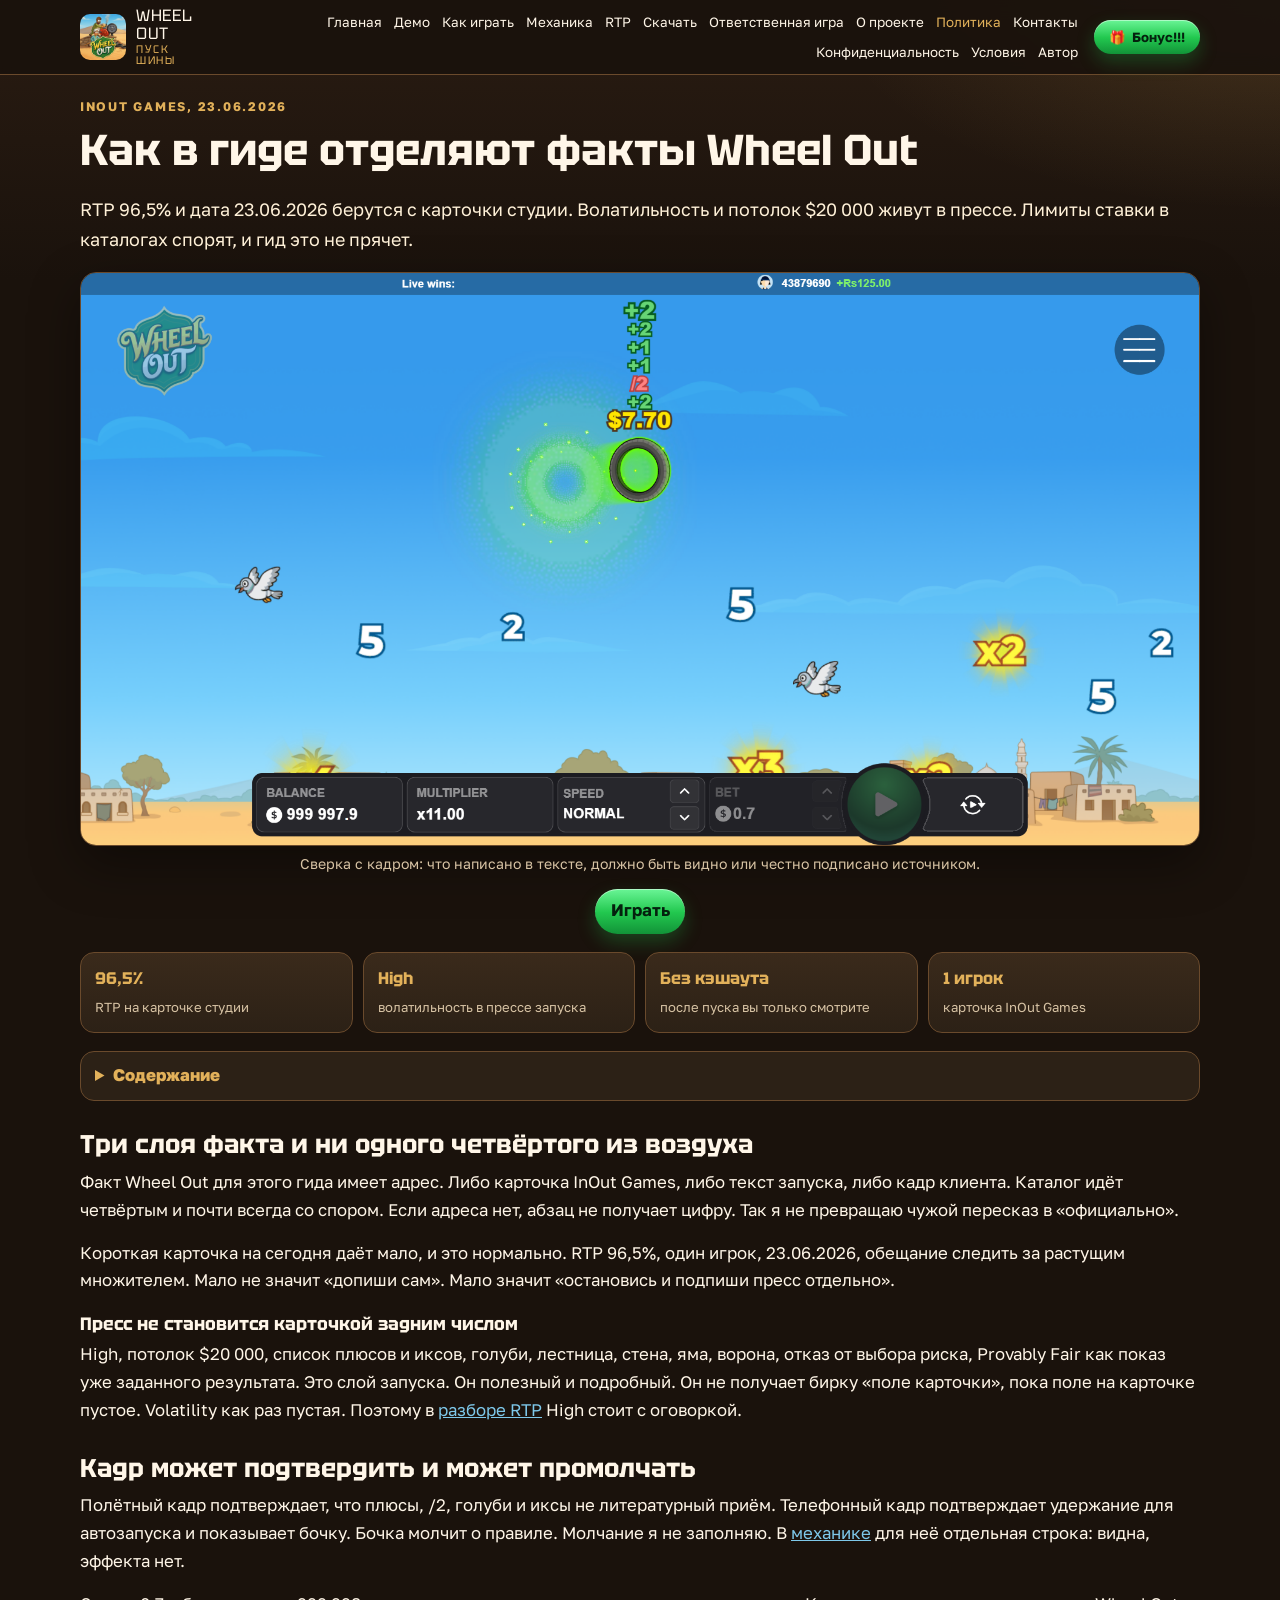
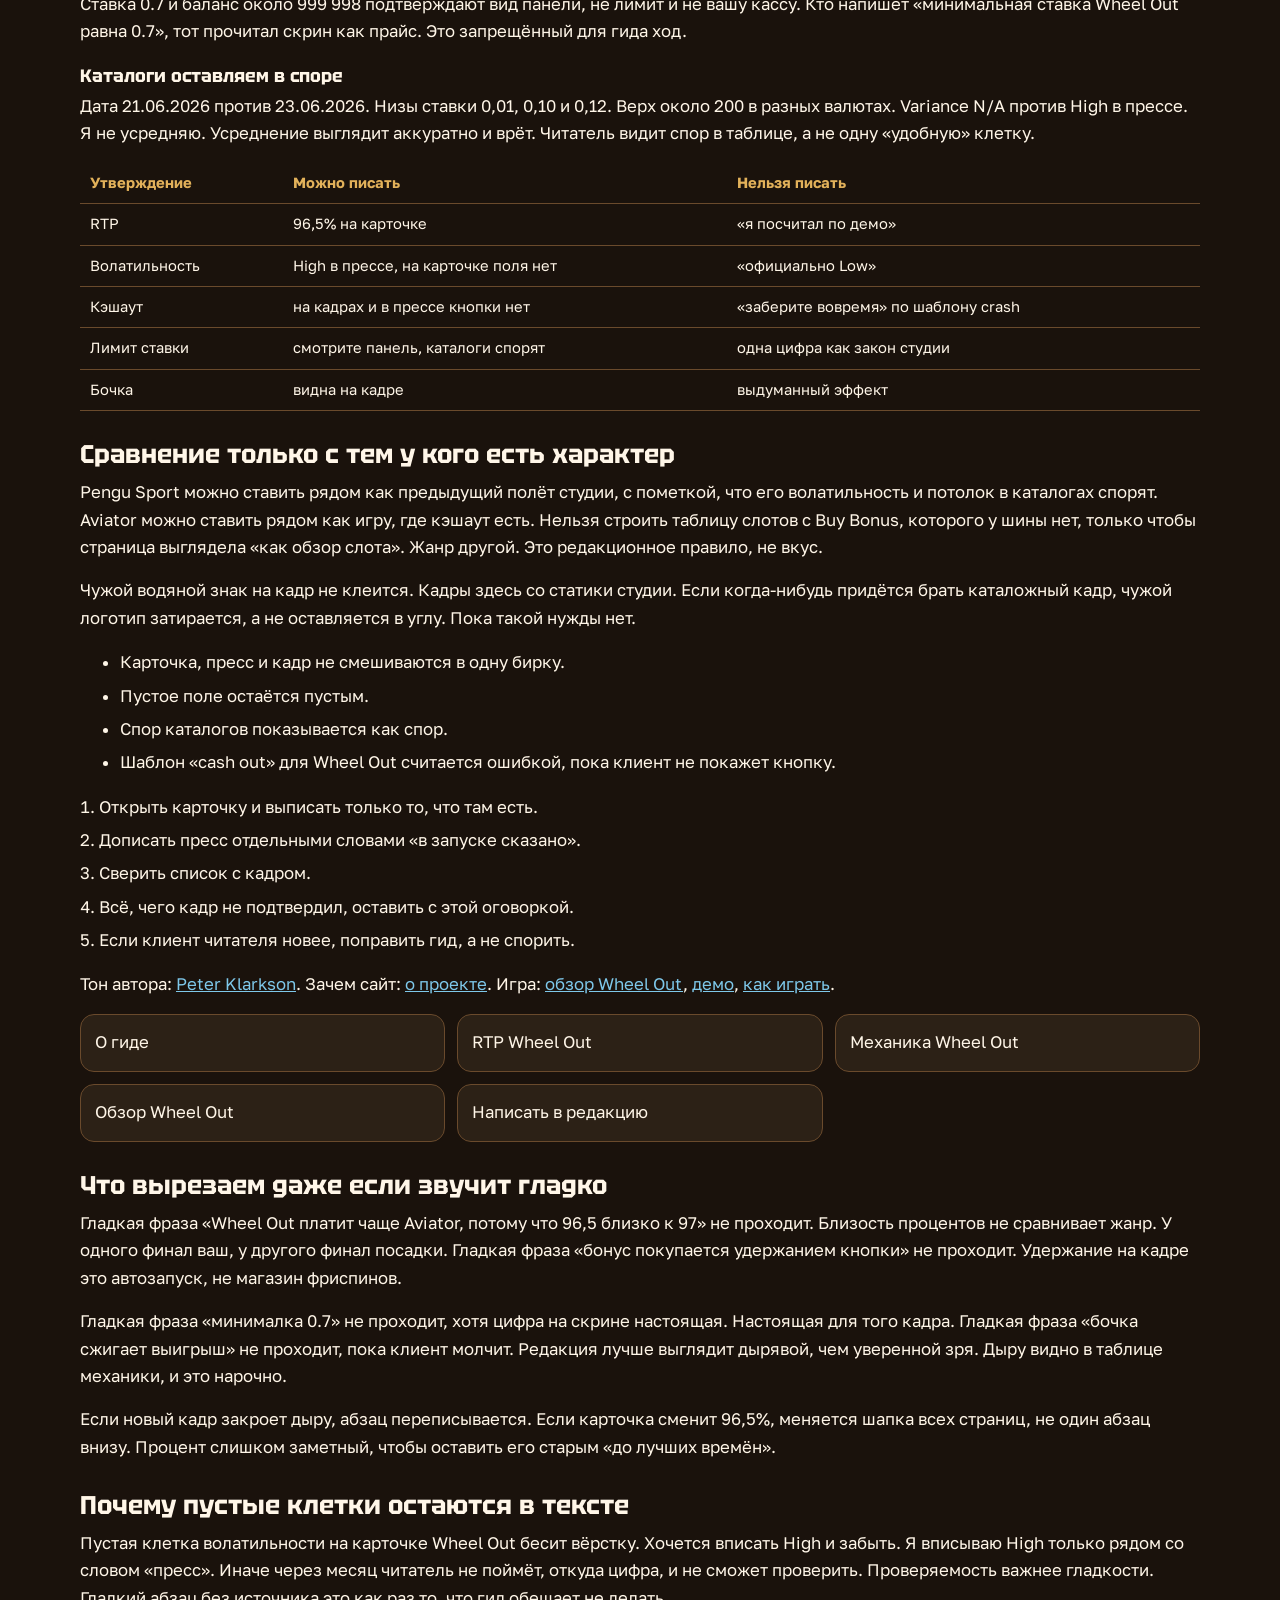
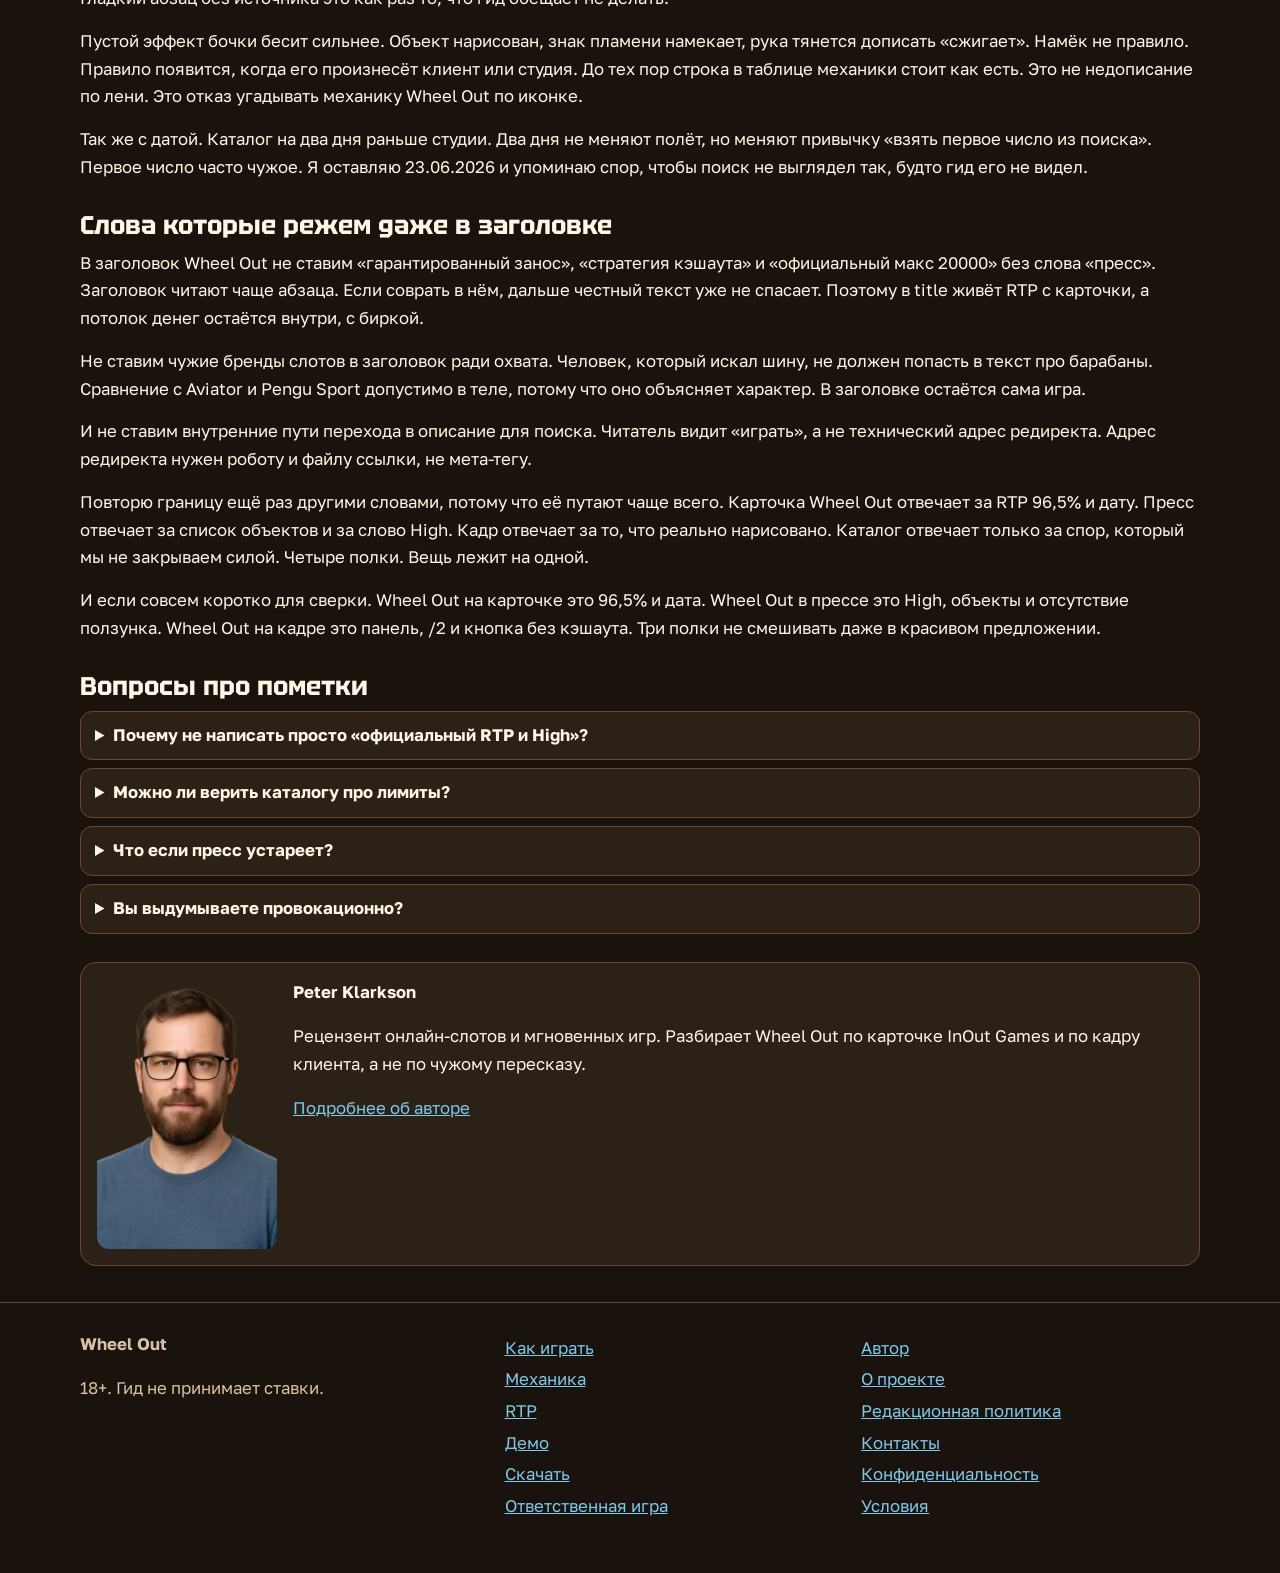
<file: editorial-policy/index.html>
<!doctype html>
<html lang="ru-RU">
<head>
<meta charset="utf-8">
<meta name="viewport" content="width=device-width, initial-scale=1">
<title>Факты Wheel Out - карточка, пресс и кадр клиента</title>
<meta name="description" content="Гид метит факты Wheel Out по слоям: карточка InOut Games, пресс запуска и кадр клиента. Спорные лимиты ставки не склеиваются в одну цифру.">
<link rel="canonical" href="https://wheelout.vercel.app/editorial-policy/">
<link rel="alternate" href="https://wheelout.vercel.app/editorial-policy/" hreflang="ru-RU">
<link rel="alternate" href="https://wheelout.vercel.app/editorial-policy/" hreflang="x-default">
<meta property="og:locale" content="ru_RU">
<meta property="og:type" content="website">
<meta property="og:title" content="Факты Wheel Out - карточка, пресс и кадр клиента">
<meta property="og:description" content="Гид метит факты Wheel Out по слоям: карточка InOut Games, пресс запуска и кадр клиента. Спорные лимиты ставки не склеиваются в одну цифру.">
<meta property="og:url" content="https://wheelout.vercel.app/editorial-policy/">
<meta property="og:image" content="https://wheelout.vercel.app/assets/shots/flight.png">
<link rel="icon" href="/favicon.png" type="image/png">
<link rel="icon" type="image/png" href="/assets/favicon-32.png" sizes="32x32">
<link rel="apple-touch-icon" href="/assets/apple-touch-icon.png">
<link rel="manifest" href="/site.webmanifest">
<link rel="preconnect" href="https://fonts.googleapis.com">
<link rel="preconnect" href="https://fonts.gstatic.com" crossorigin>
<link href="https://fonts.googleapis.com/css2?family=Golos+Text:wght@400;600;700&family=Tektur:wght@600;700&display=swap" rel="stylesheet">
<link rel="stylesheet" href="/assets/site.css">
<script type="application/ld+json">{"@context":"https://schema.org","@graph":[{"@type":"WebSite","name":"Wheel Out","url":"https://wheelout.vercel.app/","inLanguage":"ru-RU"},{"@type":"WebPage","headline":"Как в гиде отделяют факты Wheel Out","name":"Факты Wheel Out - карточка, пресс и кадр клиента","description":"Гид метит факты Wheel Out по слоям: карточка InOut Games, пресс запуска и кадр клиента. Спорные лимиты ставки не склеиваются в одну цифру.","url":"https://wheelout.vercel.app/editorial-policy/","inLanguage":"ru-RU","mainEntityOfPage":"https://wheelout.vercel.app/editorial-policy/","image":"https://wheelout.vercel.app/assets/shots/flight.png","author":{"@type":"Person","name":"Peter Klarkson","sameAs":"https://www.linkedin.com/in/peter-klarkson-0b2413396/?locale=en_US"}},{"@type":"BreadcrumbList","itemListElement":[{"@type":"ListItem","position":1,"name":"Главная","item":"https://wheelout.vercel.app/"},{"@type":"ListItem","position":2,"name":"Политика","item":"https://wheelout.vercel.app/editorial-policy/"}]},{"@type":"FAQPage","mainEntity":[{"@type":"Question","name":"Почему не написать просто «официальный RTP и High»?","acceptedAnswer":{"@type":"Answer","text":"Потому что High нет на короткой карточке. Склеивать источники в одну бирку гид не будет."}},{"@type":"Question","name":"Можно ли верить каталогу про лимиты?","acceptedAnswer":{"@type":"Answer","text":"Только как версии. Версии разные. Панель клиента ближе."}},{"@type":"Question","name":"Что если пресс устареет?","acceptedAnswer":{"@type":"Answer","text":"Тогда абзац с бирокой пресса надо переписать. Карточка и кадр проверяются заново."}},{"@type":"Question","name":"Вы выдумываете провокационно?","acceptedAnswer":{"@type":"Answer","text":"Нет. Дыры подписаны. Бочка без правила как раз пример дыры, а не шутки."}}]}]}</script>
</head>
<body>
<a class="skip-link" href="#content">К содержанию</a>
<header class="site-header">
  <div class="header-inner">
    <a class="brand" href="/"><img src="/assets/shots/logo.png" width="46" height="46" alt="Логотип Wheel Out на фоне пустыни"><span class="brand-name">WHEEL OUT<small>ПУСК ШИНЫ</small></span></a>
    <nav class="site-nav" aria-label="Основное меню"><a href="/">Главная</a><a href="/demo/">Демо</a><a href="/how-to-play/">Как играть</a><a href="/mechanics/">Механика</a><a href="/rtp/">RTP</a><a href="/download/">Скачать</a><a href="/responsible-play/">Ответственная игра</a><a href="/about/">О проекте</a><a href="/editorial-policy/" aria-current="page">Политика</a><a href="/contacts/">Контакты</a><a href="/privacy/">Конфиденциальность</a><a href="/terms/">Условия</a><a href="/avtor/">Автор</a></nav>
    <div class="header-right">
      <button class="btn btn-bonus sidebar-toggle" type="button" aria-controls="sidebar-drawer" aria-expanded="false"><span class="bonus-emoji" aria-hidden="true">🎁</span> Бонус!!!</button>
      <button class="btn menu-btn" type="button" aria-expanded="false" aria-label="Меню">☰</button>
    </div>
    <div class="m-row-actions">
      <button class="btn btn-bonus sidebar-toggle" type="button" aria-controls="sidebar-drawer" aria-expanded="false"><span class="bonus-emoji" aria-hidden="true">🎁</span> Бонус!!!</button>
      <button class="btn menu-btn" type="button" aria-expanded="false" aria-label="Меню">☰</button>
    </div>
  </div>
</header>
<main id="content" class="wrap">
  <p class="eyebrow">InOut Games, 23.06.2026</p>
  <h1>Как в гиде отделяют факты Wheel Out</h1>
  <p class="lede">RTP 96,5% и дата 23.06.2026 берутся с карточки студии. Волатильность и потолок $20 000 живут в прессе. Лимиты ставки в каталогах спорят, и гид это не прячет.</p>
  <div class="lead-shot"><figure class="hero-shot"><img src="/assets/shots/flight.png" width="1848" height="945" alt="Кадр полёта Wheel Out, по которому гид сверяет видимые плюсы, /2 и множители" fetchpriority="high"><figcaption>Сверка с кадром: что написано в тексте, должно быть видно или честно подписано источником.</figcaption></figure>
  <p class="play-cta"><a class="btn btn-ext btn-bonus" href="/go/" rel="nofollow sponsored noopener" target="_blank">Играть</a></p></div>
  <div class="specs">
    <div class="spec"><b>96,5%</b><span>RTP на карточке студии</span></div>
    <div class="spec"><b>High</b><span>волатильность в прессе запуска</span></div>
    <div class="spec"><b>Без кэшаута</b><span>после пуска вы только смотрите</span></div>
    <div class="spec"><b>1 игрок</b><span>карточка InOut Games</span></div>
  </div>
  <div class="simple-toc-details"><details><summary class="toc-summary">Содержание</summary><ul class="toc-list"><li><a href="#tri-sloya">Три слоя факта и ни одного четвёртого из воздуха</a><ul><li><a href="#press-ne-kartochka">Пресс не становится карточкой задним числом</a></li></ul></li><li><a href="#kadr">Кадр может подтвердить и может промолчать</a><ul><li><a href="#katalogi">Каталоги оставляем в споре</a></li></ul></li><li><a href="#sravnenie">Сравнение только с тем у кого есть характер</a></li><li><a href="#chto-rezhem">Что вырезаем даже если звучит гладко</a></li><li><a href="#pochemu-pustye-kletki">Почему пустые клетки остаются в тексте</a></li><li><a href="#slova-kotorye-rezhem">Слова которые режем даже в заголовке</a></li><li><a href="#voprosy-politika">Вопросы про пометки</a></li></ul></details></div>
  <div class="prose"><h2 id="tri-sloya">Три слоя факта и ни одного четвёртого из воздуха</h2>
<p>Факт Wheel Out для этого гида имеет адрес. Либо карточка InOut Games, либо текст запуска, либо кадр клиента. Каталог идёт четвёртым и почти всегда со спором. Если адреса нет, абзац не получает цифру. Так я не превращаю чужой пересказ в «официально».</p>
<p>Короткая карточка на сегодня даёт мало, и это нормально. RTP 96,5%, один игрок, 23.06.2026, обещание следить за растущим множителем. Мало не значит «допиши сам». Мало значит «остановись и подпиши пресс отдельно».</p>
<h3 id="press-ne-kartochka">Пресс не становится карточкой задним числом</h3>
<p>High, потолок $20 000, список плюсов и иксов, голуби, лестница, стена, яма, ворона, отказ от выбора риска, Provably Fair как показ уже заданного результата. Это слой запуска. Он полезный и подробный. Он не получает бирку «поле карточки», пока поле на карточке пустое. Volatility как раз пустая. Поэтому в <a href="/rtp/">разборе RTP</a> High стоит с оговоркой.</p>

<h2 id="kadr">Кадр может подтвердить и может промолчать</h2>
<p>Полётный кадр подтверждает, что плюсы, /2, голуби и иксы не литературный приём. Телефонный кадр подтверждает удержание для автозапуска и показывает бочку. Бочка молчит о правиле. Молчание я не заполняю. В <a href="/mechanics/">механике</a> для неё отдельная строка: видна, эффекта нет.</p>
<p>Ставка 0.7 и баланс около 999 998 подтверждают вид панели, не лимит и не вашу кассу. Кто напишет «минимальная ставка Wheel Out равна 0.7», тот прочитал скрин как прайс. Это запрещённый для гида ход.</p>
<h3 id="katalogi">Каталоги оставляем в споре</h3>
<p>Дата 21.06.2026 против 23.06.2026. Низы ставки 0,01, 0,10 и 0,12. Верх около 200 в разных валютах. Variance N/A против High в прессе. Я не усредняю. Усреднение выглядит аккуратно и врёт. Читатель видит спор в таблице, а не одну «удобную» клетку.</p>

<div class="table-scroll"><table>
<thead><tr><th>Утверждение</th><th>Можно писать</th><th>Нельзя писать</th></tr></thead>
<tbody>
<tr><td>RTP</td><td>96,5% на карточке</td><td>«я посчитал по демо»</td></tr>
<tr><td>Волатильность</td><td>High в прессе, на карточке поля нет</td><td>«официально Low»</td></tr>
<tr><td>Кэшаут</td><td>на кадрах и в прессе кнопки нет</td><td>«заберите вовремя» по шаблону crash</td></tr>
<tr><td>Лимит ставки</td><td>смотрите панель, каталоги спорят</td><td>одна цифра как закон студии</td></tr>
<tr><td>Бочка</td><td>видна на кадре</td><td>выдуманный эффект</td></tr>
</tbody>
</table></div>

<h2 id="sravnenie">Сравнение только с тем у кого есть характер</h2>
<p>Pengu Sport можно ставить рядом как предыдущий полёт студии, с пометкой, что его волатильность и потолок в каталогах спорят. Aviator можно ставить рядом как игру, где кэшаут есть. Нельзя строить таблицу слотов с Buy Bonus, которого у шины нет, только чтобы страница выглядела «как обзор слота». Жанр другой. Это редакционное правило, не вкус.</p>
<p>Чужой водяной знак на кадр не клеится. Кадры здесь со статики студии. Если когда-нибудь придётся брать каталожный кадр, чужой логотип затирается, а не оставляется в углу. Пока такой нужды нет.</p>
<ul class="facts">
<li>Карточка, пресс и кадр не смешиваются в одну бирку.</li>
<li>Пустое поле остаётся пустым.</li>
<li>Спор каталогов показывается как спор.</li>
<li>Шаблон «cash out» для Wheel Out считается ошибкой, пока клиент не покажет кнопку.</li>
</ul>
<ol class="steps">
<li>Открыть карточку и выписать только то, что там есть.</li>
<li>Дописать пресс отдельными словами «в запуске сказано».</li>
<li>Сверить список с кадром.</li>
<li>Всё, чего кадр не подтвердил, оставить с этой оговоркой.</li>
<li>Если клиент читателя новее, поправить гид, а не спорить.</li>
</ol>
<p>Тон автора: <a href="/avtor/">Peter Klarkson</a>. Зачем сайт: <a href="/about/">о проекте</a>. Игра: <a href="/">обзор Wheel Out</a>, <a href="/demo/">демо</a>, <a href="/how-to-play/">как играть</a>.</p>
<div class="related-grid">
<a class="related-card" href="/about/">О гиде</a>
<a class="related-card" href="/rtp/">RTP Wheel Out</a>
<a class="related-card" href="/mechanics/">Механика Wheel Out</a>
<a class="related-card" href="/">Обзор Wheel Out</a>
<a class="related-card" href="/contacts/">Написать в редакцию</a>
</div>

<h2 id="chto-rezhem">Что вырезаем даже если звучит гладко</h2>
<p>Гладкая фраза «Wheel Out платит чаще Aviator, потому что 96,5 близко к 97» не проходит. Близость процентов не сравнивает жанр. У одного финал ваш, у другого финал посадки. Гладкая фраза «бонус покупается удержанием кнопки» не проходит. Удержание на кадре это автозапуск, не магазин фриспинов.</p>
<p>Гладкая фраза «минималка 0.7» не проходит, хотя цифра на скрине настоящая. Настоящая для того кадра. Гладкая фраза «бочка сжигает выигрыш» не проходит, пока клиент молчит. Редакция лучше выглядит дырявой, чем уверенной зря. Дыру видно в таблице механики, и это нарочно.</p>
<p>Если новый кадр закроет дыру, абзац переписывается. Если карточка сменит 96,5%, меняется шапка всех страниц, не один абзац внизу. Процент слишком заметный, чтобы оставить его старым «до лучших времён».</p>
<h2 id="pochemu-pustye-kletki">Почему пустые клетки остаются в тексте</h2>
<p>Пустая клетка волатильности на карточке Wheel Out бесит вёрстку. Хочется вписать High и забыть. Я вписываю High только рядом со словом «пресс». Иначе через месяц читатель не поймёт, откуда цифра, и не сможет проверить. Проверяемость важнее гладкости. Гладкий абзац без источника это как раз то, что гид обещает не делать.</p>
<p>Пустой эффект бочки бесит сильнее. Объект нарисован, знак пламени намекает, рука тянется дописать «сжигает». Намёк не правило. Правило появится, когда его произнесёт клиент или студия. До тех пор строка в таблице механики стоит как есть. Это не недописание по лени. Это отказ угадывать механику Wheel Out по иконке.</p>
<p>Так же с датой. Каталог на два дня раньше студии. Два дня не меняют полёт, но меняют привычку «взять первое число из поиска». Первое число часто чужое. Я оставляю 23.06.2026 и упоминаю спор, чтобы поиск не выглядел так, будто гид его не видел.</p>
<h2 id="slova-kotorye-rezhem">Слова которые режем даже в заголовке</h2>
<p>В заголовок Wheel Out не ставим «гарантированный занос», «стратегия кэшаута» и «официальный макс 20000» без слова «пресс». Заголовок читают чаще абзаца. Если соврать в нём, дальше честный текст уже не спасает. Поэтому в title живёт RTP с карточки, а потолок денег остаётся внутри, с биркой.</p>
<p>Не ставим чужие бренды слотов в заголовок ради охвата. Человек, который искал шину, не должен попасть в текст про барабаны. Сравнение с Aviator и Pengu Sport допустимо в теле, потому что оно объясняет характер. В заголовке остаётся сама игра.</p>
<p>И не ставим внутренние пути перехода в описание для поиска. Читатель видит «играть», а не технический адрес редиректа. Адрес редиректа нужен роботу и файлу ссылки, не мета-тегу.</p>
<p>Повторю границу ещё раз другими словами, потому что её путают чаще всего. Карточка Wheel Out отвечает за RTP 96,5% и дату. Пресс отвечает за список объектов и за слово High. Кадр отвечает за то, что реально нарисовано. Каталог отвечает только за спор, который мы не закрываем силой. Четыре полки. Вещь лежит на одной.</p>
<p>И если совсем коротко для сверки. Wheel Out на карточке это 96,5% и дата. Wheel Out в прессе это High, объекты и отсутствие ползунка. Wheel Out на кадре это панель, /2 и кнопка без кэшаута. Три полки не смешивать даже в красивом предложении.</p>
<h2 id="voprosy-politika">Вопросы про пометки</h2>
<div class="faq">
<details><summary>Почему не написать просто «официальный RTP и High»?</summary><p>Потому что High нет на короткой карточке. Склеивать источники в одну бирку гид не будет.</p></details>
<details><summary>Можно ли верить каталогу про лимиты?</summary><p>Только как версии. Версии разные. Панель клиента ближе.</p></details>
<details><summary>Что если пресс устареет?</summary><p>Тогда абзац с бирокой пресса надо переписать. Карточка и кадр проверяются заново.</p></details>
<details><summary>Вы выдумываете провокационно?</summary><p>Нет. Дыры подписаны. Бочка без правила как раз пример дыры, а не шутки.</p></details>
</div>
</div>
  <aside class="author-box page-buttom"><img src="/assets/author/peter-klarkson.webp" width="180" height="180" alt="Peter Klarkson, автор разборов мгновенных игр"><div><b>Peter Klarkson</b><p>Рецензент онлайн-слотов и мгновенных игр. Разбирает Wheel Out по карточке InOut Games и по кадру клиента, а не по чужому пересказу.</p><p><a href="/avtor/">Подробнее об авторе</a></p></div></aside>
</main>
<footer class="site-footer"><div class="wrap footer-grid">
  <div><b>Wheel Out</b><p>18+. Гид не принимает ставки.</p></div>
  <div><a href="/how-to-play/">Как играть</a><a href="/mechanics/">Механика</a><a href="/rtp/">RTP</a><a href="/demo/">Демо</a><a href="/download/">Скачать</a><a href="/responsible-play/">Ответственная игра</a></div>
  <div><a href="/avtor/">Автор</a><a href="/about/">О проекте</a><a href="/editorial-policy/">Редакционная политика</a><a href="/contacts/">Контакты</a><a href="/privacy/">Конфиденциальность</a><a href="/terms/">Условия</a></div>
</div></footer>
<div id="sidebar-drawer">
  <div class="drawer-backdrop" data-close></div>
  <aside class="drawer-panel" role="dialog" aria-modal="true" aria-labelledby="drawer-title">
    <button class="btn drawer-close" type="button" data-close>Закрыть</button>
    <h2 id="drawer-title">Предложения</h2>
    <div class="drawer-offers">
    <article class="casino-row"><h3>1win</h3><p>Партнёрский переход к игре. Промокод на этой сборке не указан.</p><p><a class="btn btn-ext" href="/go/" rel="nofollow sponsored noopener" target="_blank">Играть на 1win</a></p></article>
    <article class="casino-row"><h3>Pokerdom</h3><p>Отдельный партнёрский переход. Промокод на этой сборке не указан.</p><p><a class="btn btn-ext" href="/pokerd/" rel="nofollow sponsored noopener" target="_blank">Играть на Pokerdom</a></p></article>
  </div>
  </aside>
</div>
<script src="/assets/site.js" defer></script>
</body>
</html>
</file>
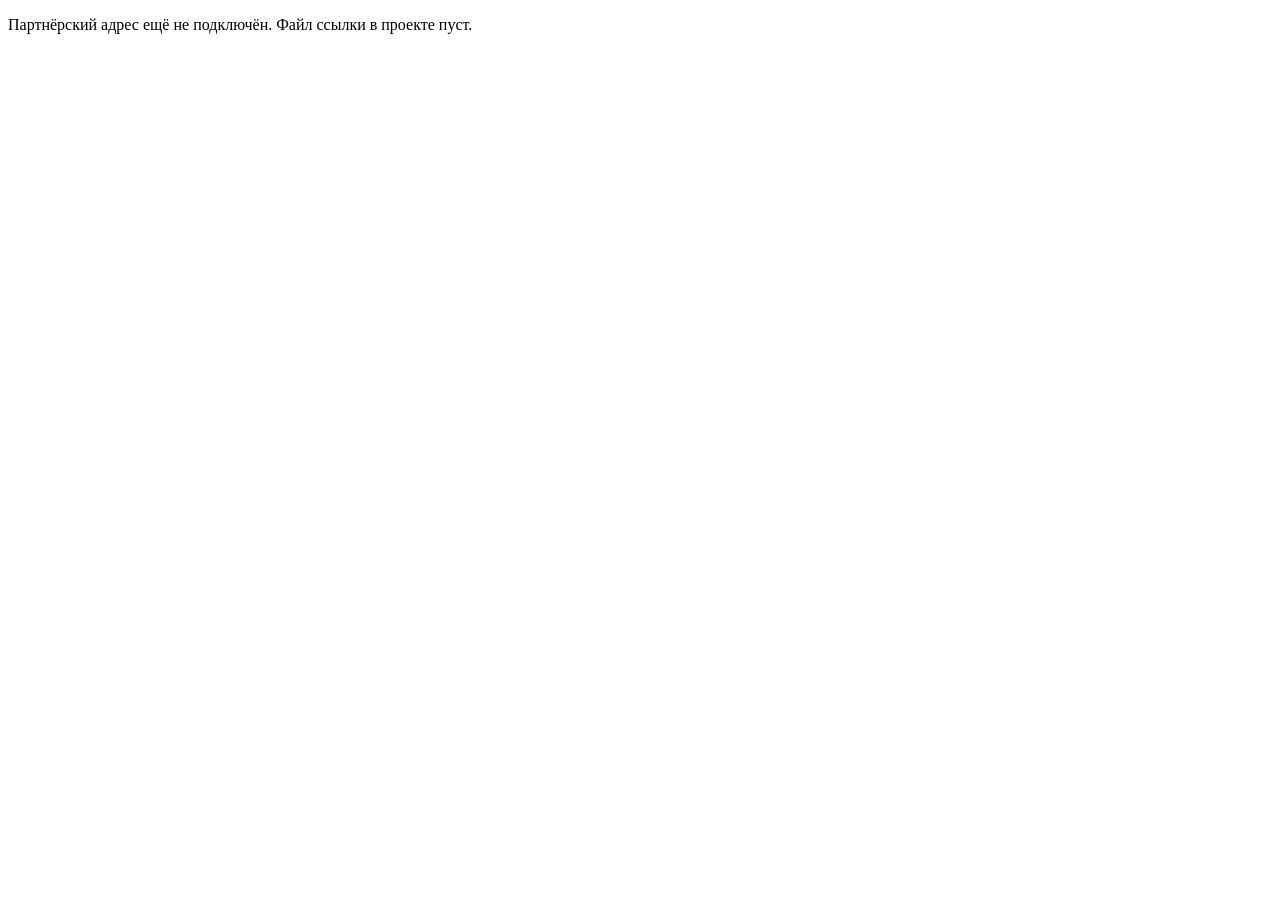
<file: go/index.html>
<!doctype html><html lang="ru-RU"><head><meta charset="utf-8"><meta name="robots" content="noindex,nofollow"><title>Переход</title></head><body><p>Партнёрский адрес ещё не подключён. Файл ссылки в проекте пуст.</p></body></html>
</file>
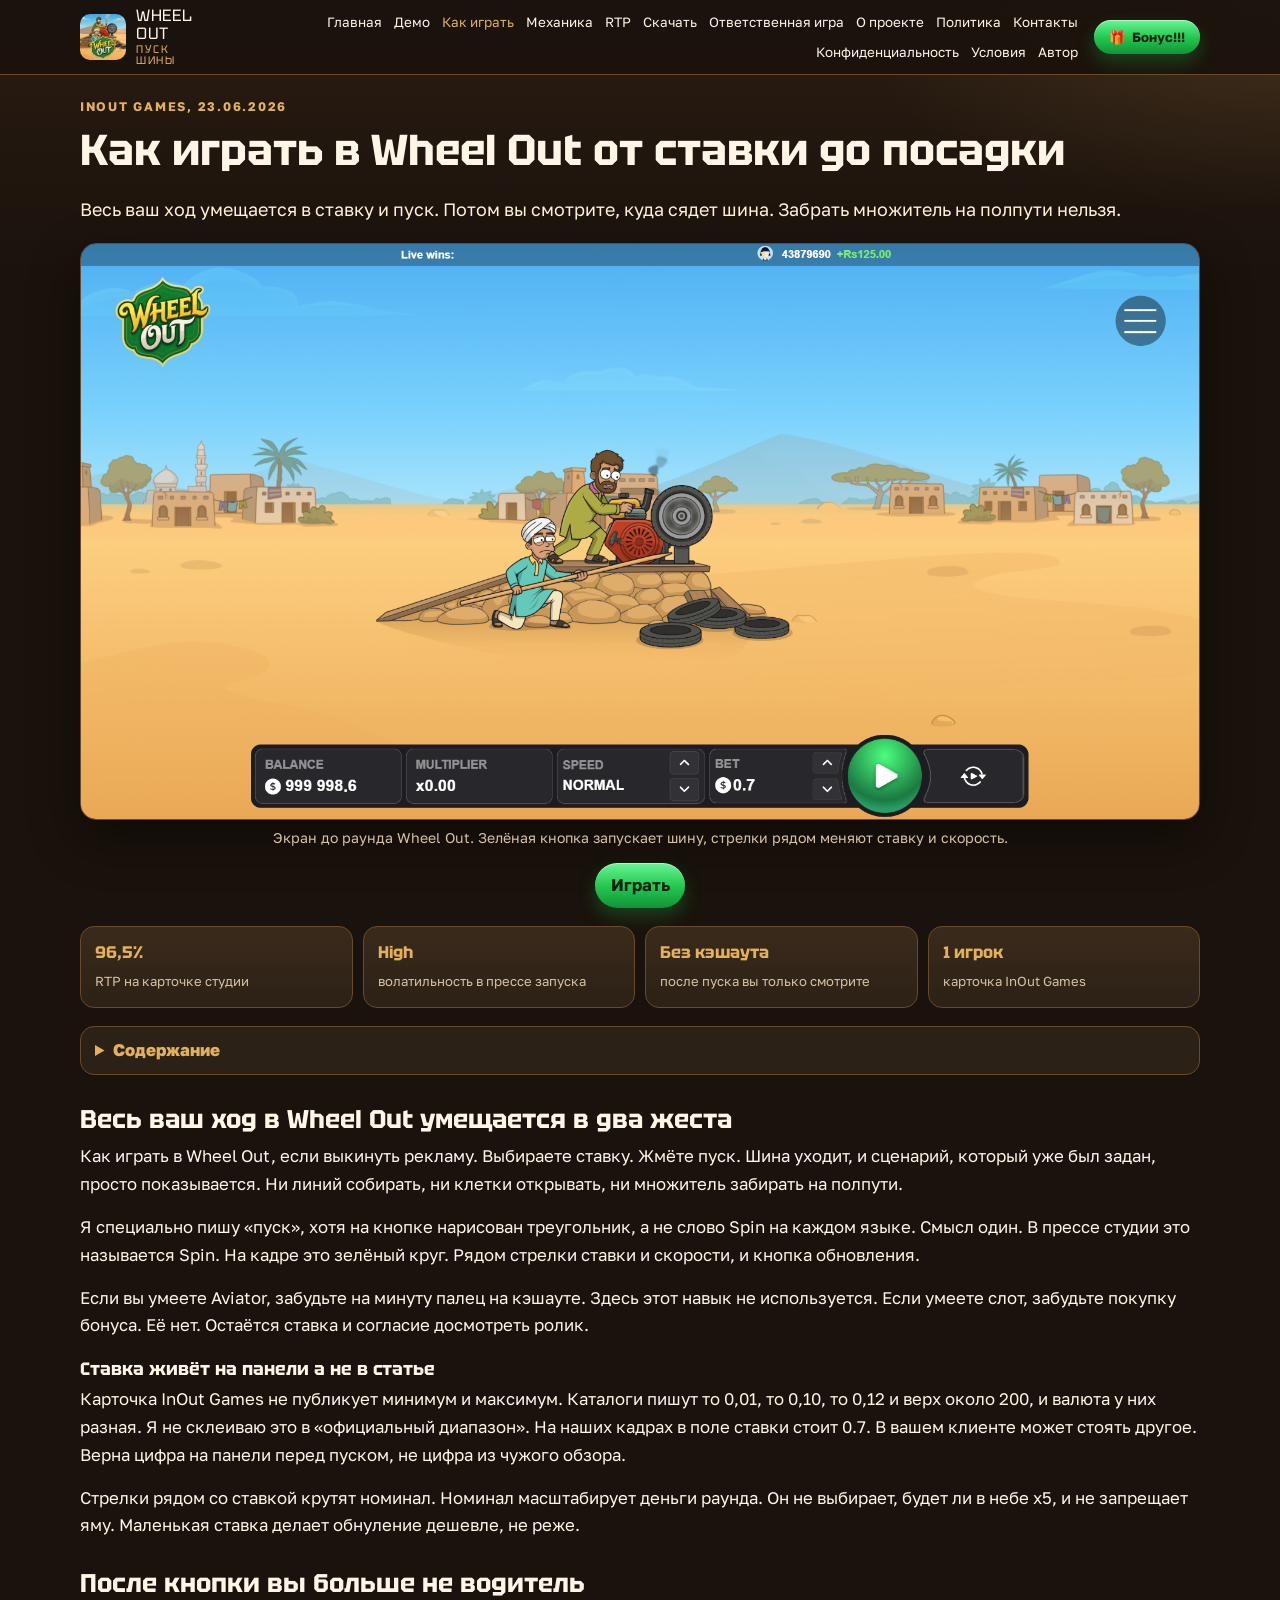
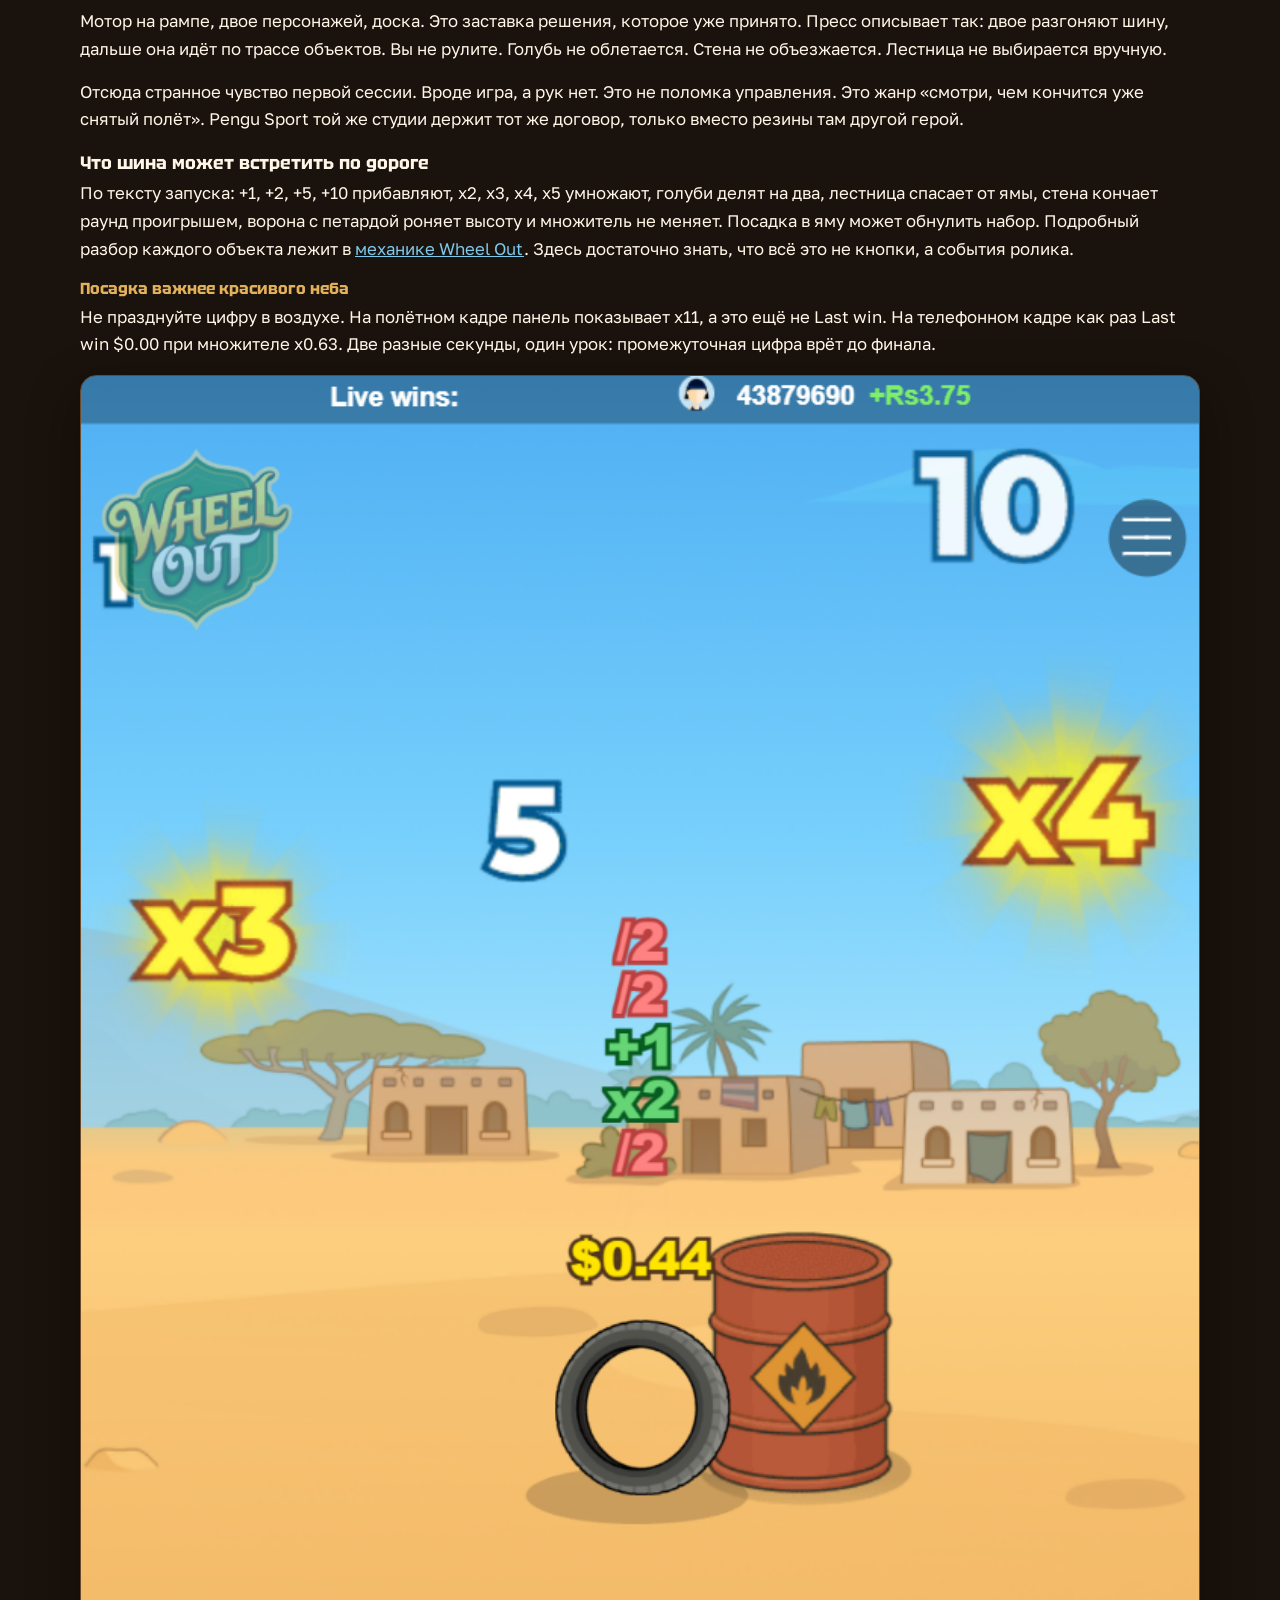
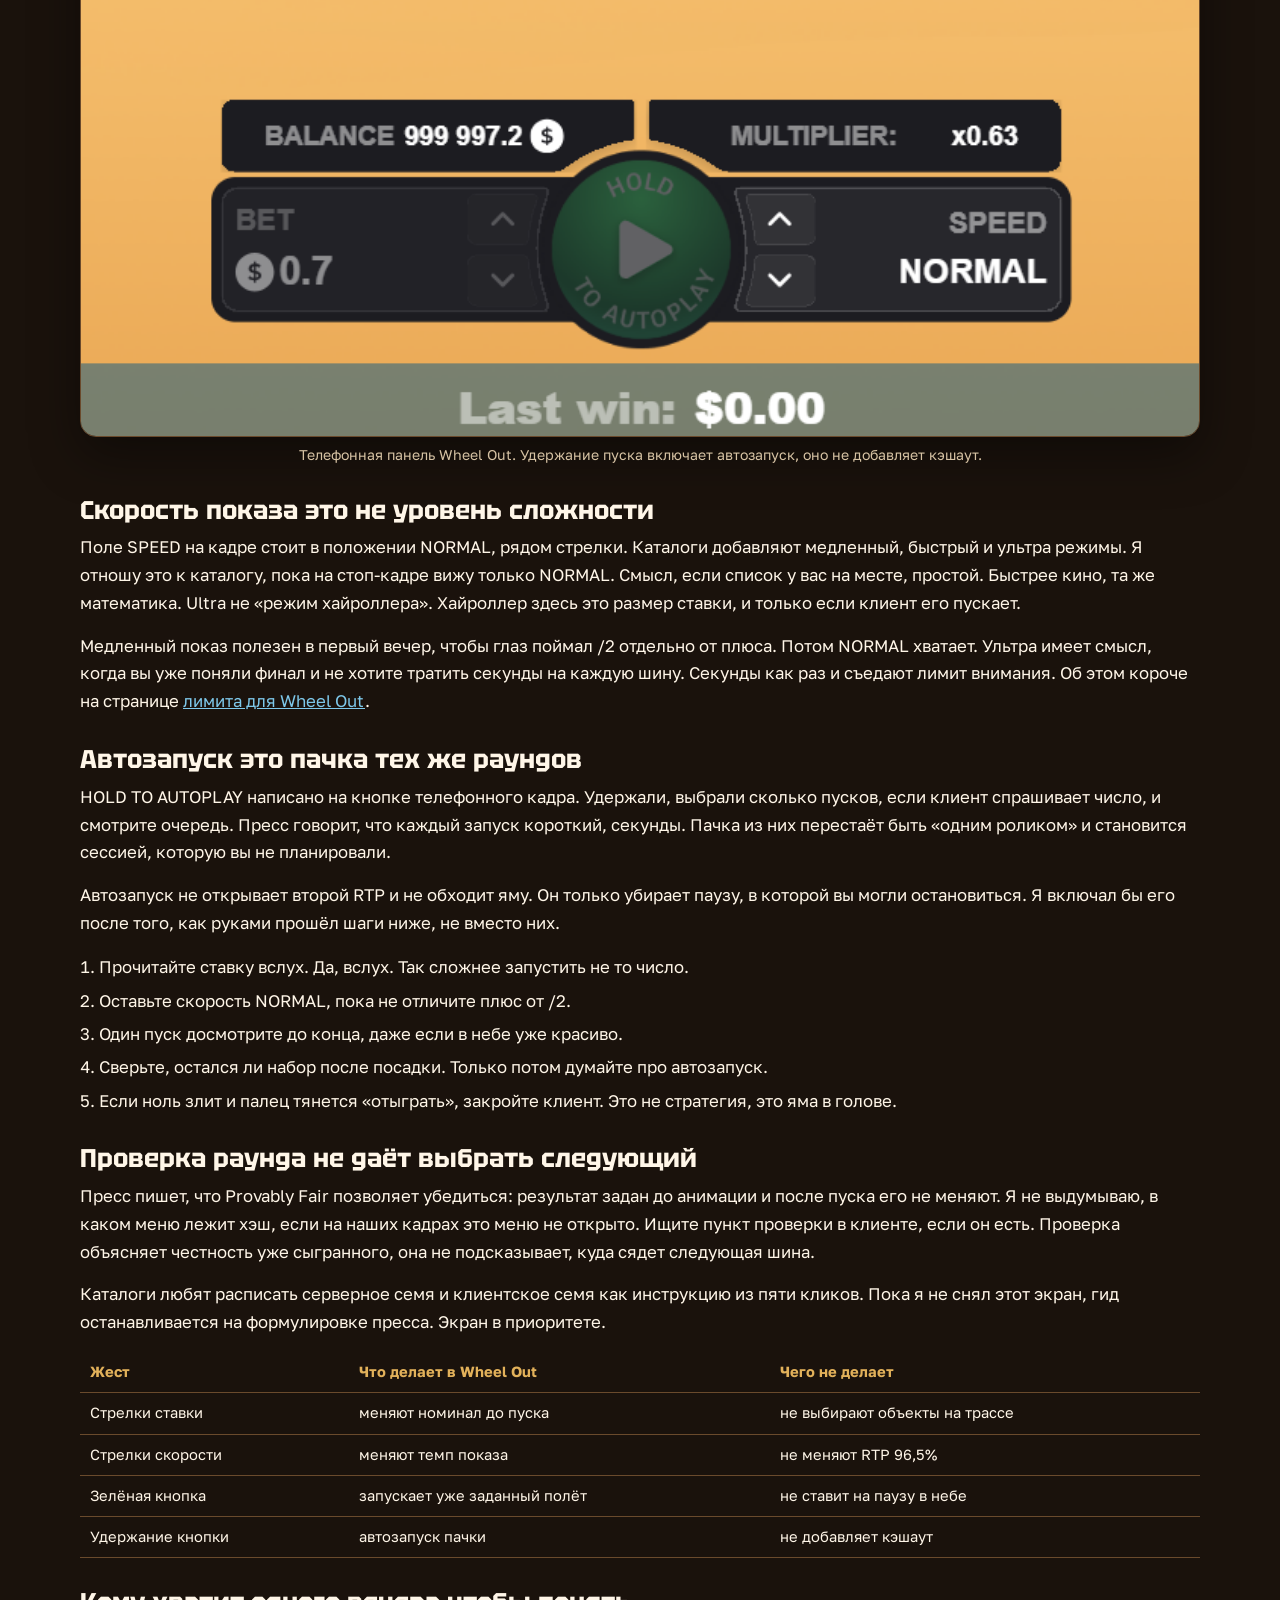
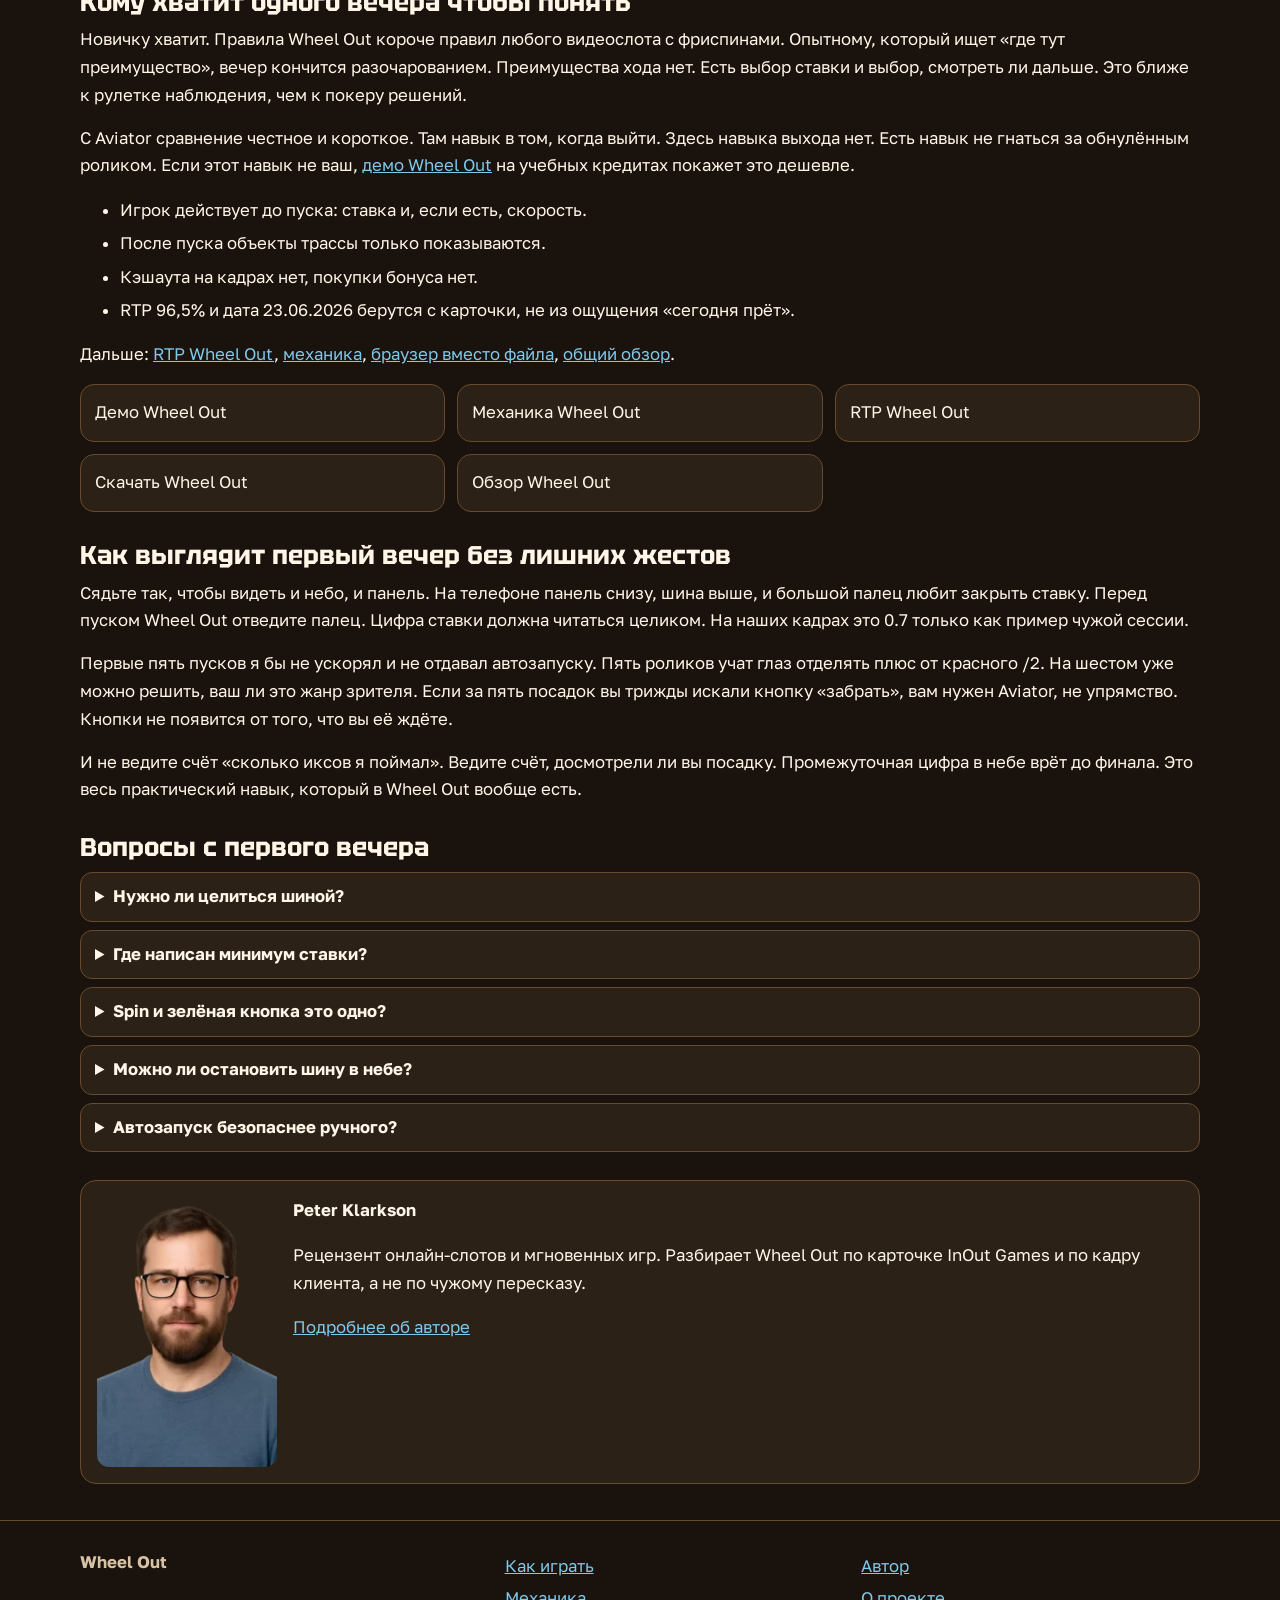
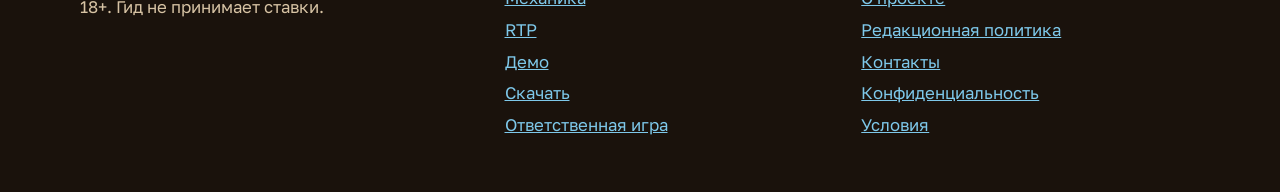
<file: how-to-play/index.html>
<!doctype html>
<html lang="ru-RU">
<head>
<meta charset="utf-8">
<meta name="viewport" content="width=device-width, initial-scale=1">
<title>Wheel Out - как играть | ставка, пуск и посадка</title>
<meta name="description" content="Как играть в Wheel Out: выберите ставку, нажмите пуск и досмотрите посадку. Скорость меняет только кино. Забрать множитель в небе нельзя, кнопки нет.">
<link rel="canonical" href="https://wheelout.vercel.app/how-to-play/">
<link rel="alternate" href="https://wheelout.vercel.app/how-to-play/" hreflang="ru-RU">
<link rel="alternate" href="https://wheelout.vercel.app/how-to-play/" hreflang="x-default">
<meta property="og:locale" content="ru_RU">
<meta property="og:type" content="website">
<meta property="og:title" content="Wheel Out - как играть | ставка, пуск и посадка">
<meta property="og:description" content="Как играть в Wheel Out: выберите ставку, нажмите пуск и досмотрите посадку. Скорость меняет только кино. Забрать множитель в небе нельзя, кнопки нет.">
<meta property="og:url" content="https://wheelout.vercel.app/how-to-play/">
<meta property="og:image" content="https://wheelout.vercel.app/assets/shots/launch.png">
<link rel="icon" href="/favicon.png" type="image/png">
<link rel="icon" type="image/png" href="/assets/favicon-32.png" sizes="32x32">
<link rel="apple-touch-icon" href="/assets/apple-touch-icon.png">
<link rel="manifest" href="/site.webmanifest">
<link rel="preconnect" href="https://fonts.googleapis.com">
<link rel="preconnect" href="https://fonts.gstatic.com" crossorigin>
<link href="https://fonts.googleapis.com/css2?family=Golos+Text:wght@400;600;700&family=Tektur:wght@600;700&display=swap" rel="stylesheet">
<link rel="stylesheet" href="/assets/site.css">
<script type="application/ld+json">{"@context":"https://schema.org","@graph":[{"@type":"WebSite","name":"Wheel Out","url":"https://wheelout.vercel.app/","inLanguage":"ru-RU"},{"@type":"WebPage","headline":"Как играть в Wheel Out от ставки до посадки","name":"Wheel Out - как играть | ставка, пуск и посадка","description":"Как играть в Wheel Out: выберите ставку, нажмите пуск и досмотрите посадку. Скорость меняет только кино. Забрать множитель в небе нельзя, кнопки нет.","url":"https://wheelout.vercel.app/how-to-play/","inLanguage":"ru-RU","mainEntityOfPage":"https://wheelout.vercel.app/how-to-play/","image":"https://wheelout.vercel.app/assets/shots/launch.png","author":{"@type":"Person","name":"Peter Klarkson","sameAs":"https://www.linkedin.com/in/peter-klarkson-0b2413396/?locale=en_US"}},{"@type":"BreadcrumbList","itemListElement":[{"@type":"ListItem","position":1,"name":"Главная","item":"https://wheelout.vercel.app/"},{"@type":"ListItem","position":2,"name":"Как играть","item":"https://wheelout.vercel.app/how-to-play/"}]},{"@type":"FAQPage","mainEntity":[{"@type":"Question","name":"Нужно ли целиться шиной?","acceptedAnswer":{"@type":"Answer","text":"Нет. После пуска траектория уже задана. Персонажи на рампе не ваш курсор."}},{"@type":"Question","name":"Где написан минимум ставки?","acceptedAnswer":{"@type":"Answer","text":"На карточке студии его нет. Смотрите поле ставки в клиенте. Каталоги друг другу противоречат."}},{"@type":"Question","name":"Spin и зелёная кнопка это одно?","acceptedAnswer":{"@type":"Answer","text":"Да по смыслу. Пресс говорит Spin, кадр показывает круглую кнопку пуска."}},{"@type":"Question","name":"Можно ли остановить шину в небе?","acceptedAnswer":{"@type":"Answer","text":"Отдельной кнопки забрать на наших кадрах нет. Раунд досматривают."}},{"@type":"Question","name":"Автозапуск безопаснее ручного?","acceptedAnswer":{"@type":"Answer","text":"Нет. Он убирает паузу между теми же сценариями. Риск серии от этого не становится ниже."}}]}]}</script>
</head>
<body>
<a class="skip-link" href="#content">К содержанию</a>
<header class="site-header">
  <div class="header-inner">
    <a class="brand" href="/"><img src="/assets/shots/logo.png" width="46" height="46" alt="Логотип Wheel Out на фоне пустыни"><span class="brand-name">WHEEL OUT<small>ПУСК ШИНЫ</small></span></a>
    <nav class="site-nav" aria-label="Основное меню"><a href="/">Главная</a><a href="/demo/">Демо</a><a href="/how-to-play/" aria-current="page">Как играть</a><a href="/mechanics/">Механика</a><a href="/rtp/">RTP</a><a href="/download/">Скачать</a><a href="/responsible-play/">Ответственная игра</a><a href="/about/">О проекте</a><a href="/editorial-policy/">Политика</a><a href="/contacts/">Контакты</a><a href="/privacy/">Конфиденциальность</a><a href="/terms/">Условия</a><a href="/avtor/">Автор</a></nav>
    <div class="header-right">
      <button class="btn btn-bonus sidebar-toggle" type="button" aria-controls="sidebar-drawer" aria-expanded="false"><span class="bonus-emoji" aria-hidden="true">🎁</span> Бонус!!!</button>
      <button class="btn menu-btn" type="button" aria-expanded="false" aria-label="Меню">☰</button>
    </div>
    <div class="m-row-actions">
      <button class="btn btn-bonus sidebar-toggle" type="button" aria-controls="sidebar-drawer" aria-expanded="false"><span class="bonus-emoji" aria-hidden="true">🎁</span> Бонус!!!</button>
      <button class="btn menu-btn" type="button" aria-expanded="false" aria-label="Меню">☰</button>
    </div>
  </div>
</header>
<main id="content" class="wrap">
  <p class="eyebrow">InOut Games, 23.06.2026</p>
  <h1>Как играть в Wheel Out от ставки до посадки</h1>
  <p class="lede">Весь ваш ход умещается в ставку и пуск. Потом вы смотрите, куда сядет шина. Забрать множитель на полпути нельзя.</p>
  <div class="lead-shot"><figure class="hero-shot"><img src="/assets/shots/launch.png" width="1843" height="949" alt="Wheel Out как играть: экран до пуска со ставкой, скоростью NORMAL и зелёной кнопкой" fetchpriority="high"><figcaption>Экран до раунда Wheel Out. Зелёная кнопка запускает шину, стрелки рядом меняют ставку и скорость.</figcaption></figure>
  <p class="play-cta"><a class="btn btn-ext btn-bonus" href="/go/" rel="nofollow sponsored noopener" target="_blank">Играть</a></p></div>
  <div class="specs">
    <div class="spec"><b>96,5%</b><span>RTP на карточке студии</span></div>
    <div class="spec"><b>High</b><span>волатильность в прессе запуска</span></div>
    <div class="spec"><b>Без кэшаута</b><span>после пуска вы только смотрите</span></div>
    <div class="spec"><b>1 игрок</b><span>карточка InOut Games</span></div>
  </div>
  <div class="simple-toc-details"><details><summary class="toc-summary">Содержание</summary><ul class="toc-list"><li><a href="#ves-hod">Весь ваш ход в Wheel Out умещается в два жеста</a><ul><li><a href="#stavka-na-paneli">Ставка живёт на панели а не в статье</a></li></ul></li><li><a href="#posle-knopki">После кнопки вы больше не водитель</a><ul><li><a href="#chto-mozhet-vstretitsya">Что шина может встретить по дороге</a></li></ul></li><li><a href="#skorost-pokaza">Скорость показа это не уровень сложности</a></li><li><a href="#avto">Автозапуск это пачка тех же раундов</a></li><li><a href="#provably">Проверка раунда не даёт выбрать следующий</a></li><li><a href="#komu-prostye">Кому хватит одного вечера чтобы понять</a></li><li><a href="#pervyi-vecher">Как выглядит первый вечер без лишних жестов</a></li><li><a href="#voprosy-kak">Вопросы с первого вечера</a></li></ul></details></div>
  <div class="prose"><h2 id="ves-hod">Весь ваш ход в Wheel Out умещается в два жеста</h2>
<p>Как играть в Wheel Out, если выкинуть рекламу. Выбираете ставку. Жмёте пуск. Шина уходит, и сценарий, который уже был задан, просто показывается. Ни линий собирать, ни клетки открывать, ни множитель забирать на полпути.</p>
<p>Я специально пишу «пуск», хотя на кнопке нарисован треугольник, а не слово Spin на каждом языке. Смысл один. В прессе студии это называется Spin. На кадре это зелёный круг. Рядом стрелки ставки и скорости, и кнопка обновления.</p>
<p>Если вы умеете Aviator, забудьте на минуту палец на кэшауте. Здесь этот навык не используется. Если умеете слот, забудьте покупку бонуса. Её нет. Остаётся ставка и согласие досмотреть ролик.</p>
<h3 id="stavka-na-paneli">Ставка живёт на панели а не в статье</h3>
<p>Карточка InOut Games не публикует минимум и максимум. Каталоги пишут то 0,01, то 0,10, то 0,12 и верх около 200, и валюта у них разная. Я не склеиваю это в «официальный диапазон». На наших кадрах в поле ставки стоит 0.7. В вашем клиенте может стоять другое. Верна цифра на панели перед пуском, не цифра из чужого обзора.</p>
<p>Стрелки рядом со ставкой крутят номинал. Номинал масштабирует деньги раунда. Он не выбирает, будет ли в небе x5, и не запрещает яму. Маленькая ставка делает обнуление дешевле, не реже.</p>

<h2 id="posle-knopki">После кнопки вы больше не водитель</h2>
<p>Мотор на рампе, двое персонажей, доска. Это заставка решения, которое уже принято. Пресс описывает так: двое разгоняют шину, дальше она идёт по трассе объектов. Вы не рулите. Голубь не облетается. Стена не объезжается. Лестница не выбирается вручную.</p>
<p>Отсюда странное чувство первой сессии. Вроде игра, а рук нет. Это не поломка управления. Это жанр «смотри, чем кончится уже снятый полёт». Pengu Sport той же студии держит тот же договор, только вместо резины там другой герой.</p>
<h3 id="chto-mozhet-vstretitsya">Что шина может встретить по дороге</h3>
<p>По тексту запуска: +1, +2, +5, +10 прибавляют, x2, x3, x4, x5 умножают, голуби делят на два, лестница спасает от ямы, стена кончает раунд проигрышем, ворона с петардой роняет высоту и множитель не меняет. Посадка в яму может обнулить набор. Подробный разбор каждого объекта лежит в <a href="/mechanics/">механике Wheel Out</a>. Здесь достаточно знать, что всё это не кнопки, а события ролика.</p>
<h4 id="posadka">Посадка важнее красивого неба</h4>
<p>Не празднуйте цифру в воздухе. На полётном кадре панель показывает x11, а это ещё не Last win. На телефонном кадре как раз Last win $0.00 при множителе x0.63. Две разные секунды, один урок: промежуточная цифра врёт до финала.</p>

<figure class="editorial-shot"><img src="/assets/shots/mobile.png" width="738" height="1096" alt="Как играть в Wheel Out на телефоне: ставка 0.7, скорость NORMAL и удержание кнопки для автозапуска" loading="lazy"><figcaption>Телефонная панель Wheel Out. Удержание пуска включает автозапуск, оно не добавляет кэшаут.</figcaption></figure>

<h2 id="skorost-pokaza">Скорость показа это не уровень сложности</h2>
<p>Поле SPEED на кадре стоит в положении NORMAL, рядом стрелки. Каталоги добавляют медленный, быстрый и ультра режимы. Я отношу это к каталогу, пока на стоп-кадре вижу только NORMAL. Смысл, если список у вас на месте, простой. Быстрее кино, та же математика. Ultra не «режим хайроллера». Хайроллер здесь это размер ставки, и только если клиент его пускает.</p>
<p>Медленный показ полезен в первый вечер, чтобы глаз поймал /2 отдельно от плюса. Потом NORMAL хватает. Ультра имеет смысл, когда вы уже поняли финал и не хотите тратить секунды на каждую шину. Секунды как раз и съедают лимит внимания. Об этом короче на странице <a href="/responsible-play/">лимита для Wheel Out</a>.</p>

<h2 id="avto">Автозапуск это пачка тех же раундов</h2>
<p>HOLD TO AUTOPLAY написано на кнопке телефонного кадра. Удержали, выбрали сколько пусков, если клиент спрашивает число, и смотрите очередь. Пресс говорит, что каждый запуск короткий, секунды. Пачка из них перестаёт быть «одним роликом» и становится сессией, которую вы не планировали.</p>
<p>Автозапуск не открывает второй RTP и не обходит яму. Он только убирает паузу, в которой вы могли остановиться. Я включал бы его после того, как руками прошёл шаги ниже, не вместо них.</p>
<ol class="steps">
<li>Прочитайте ставку вслух. Да, вслух. Так сложнее запустить не то число.</li>
<li>Оставьте скорость NORMAL, пока не отличите плюс от /2.</li>
<li>Один пуск досмотрите до конца, даже если в небе уже красиво.</li>
<li>Сверьте, остался ли набор после посадки. Только потом думайте про автозапуск.</li>
<li>Если ноль злит и палец тянется «отыграть», закройте клиент. Это не стратегия, это яма в голове.</li>
</ol>

<h2 id="provably">Проверка раунда не даёт выбрать следующий</h2>
<p>Пресс пишет, что Provably Fair позволяет убедиться: результат задан до анимации и после пуска его не меняют. Я не выдумываю, в каком меню лежит хэш, если на наших кадрах это меню не открыто. Ищите пункт проверки в клиенте, если он есть. Проверка объясняет честность уже сыгранного, она не подсказывает, куда сядет следующая шина.</p>
<p>Каталоги любят расписать серверное семя и клиентское семя как инструкцию из пяти кликов. Пока я не снял этот экран, гид останавливается на формулировке пресса. Экран в приоритете.</p>

<div class="table-scroll"><table>
<thead><tr><th>Жест</th><th>Что делает в Wheel Out</th><th>Чего не делает</th></tr></thead>
<tbody>
<tr><td>Стрелки ставки</td><td>меняют номинал до пуска</td><td>не выбирают объекты на трассе</td></tr>
<tr><td>Стрелки скорости</td><td>меняют темп показа</td><td>не меняют RTP 96,5%</td></tr>
<tr><td>Зелёная кнопка</td><td>запускает уже заданный полёт</td><td>не ставит на паузу в небе</td></tr>
<tr><td>Удержание кнопки</td><td>автозапуск пачки</td><td>не добавляет кэшаут</td></tr>
</tbody>
</table></div>

<h2 id="komu-prostye">Кому хватит одного вечера чтобы понять</h2>
<p>Новичку хватит. Правила Wheel Out короче правил любого видеослота с фриспинами. Опытному, который ищет «где тут преимущество», вечер кончится разочарованием. Преимущества хода нет. Есть выбор ставки и выбор, смотреть ли дальше. Это ближе к рулетке наблюдения, чем к покеру решений.</p>
<p>С Aviator сравнение честное и короткое. Там навык в том, когда выйти. Здесь навыка выхода нет. Есть навык не гнаться за обнулённым роликом. Если этот навык не ваш, <a href="/demo/">демо Wheel Out</a> на учебных кредитах покажет это дешевле.</p>
<ul class="facts">
<li>Игрок действует до пуска: ставка и, если есть, скорость.</li>
<li>После пуска объекты трассы только показываются.</li>
<li>Кэшаута на кадрах нет, покупки бонуса нет.</li>
<li>RTP 96,5% и дата 23.06.2026 берутся с карточки, не из ощущения «сегодня прёт».</li>
</ul>
<p>Дальше: <a href="/rtp/">RTP Wheel Out</a>, <a href="/mechanics/">механика</a>, <a href="/download/">браузер вместо файла</a>, <a href="/">общий обзор</a>.</p>
<div class="related-grid">
<a class="related-card" href="/demo/">Демо Wheel Out</a>
<a class="related-card" href="/mechanics/">Механика Wheel Out</a>
<a class="related-card" href="/rtp/">RTP Wheel Out</a>
<a class="related-card" href="/download/">Скачать Wheel Out</a>
<a class="related-card" href="/">Обзор Wheel Out</a>
</div>

<h2 id="pervyi-vecher">Как выглядит первый вечер без лишних жестов</h2>
<p>Сядьте так, чтобы видеть и небо, и панель. На телефоне панель снизу, шина выше, и большой палец любит закрыть ставку. Перед пуском Wheel Out отведите палец. Цифра ставки должна читаться целиком. На наших кадрах это 0.7 только как пример чужой сессии.</p>
<p>Первые пять пусков я бы не ускорял и не отдавал автозапуску. Пять роликов учат глаз отделять плюс от красного /2. На шестом уже можно решить, ваш ли это жанр зрителя. Если за пять посадок вы трижды искали кнопку «забрать», вам нужен Aviator, не упрямство. Кнопки не появится от того, что вы её ждёте.</p>
<p>И не ведите счёт «сколько иксов я поймал». Ведите счёт, досмотрели ли вы посадку. Промежуточная цифра в небе врёт до финала. Это весь практический навык, который в Wheel Out вообще есть.</p>
<h2 id="voprosy-kak">Вопросы с первого вечера</h2>
<div class="faq">
<details><summary>Нужно ли целиться шиной?</summary><p>Нет. После пуска траектория уже задана. Персонажи на рампе не ваш курсор.</p></details>
<details><summary>Где написан минимум ставки?</summary><p>На карточке студии его нет. Смотрите поле ставки в клиенте. Каталоги друг другу противоречат.</p></details>
<details><summary>Spin и зелёная кнопка это одно?</summary><p>Да по смыслу. Пресс говорит Spin, кадр показывает круглую кнопку пуска.</p></details>
<details><summary>Можно ли остановить шину в небе?</summary><p>Отдельной кнопки забрать на наших кадрах нет. Раунд досматривают.</p></details>
<details><summary>Автозапуск безопаснее ручного?</summary><p>Нет. Он убирает паузу между теми же сценариями. Риск серии от этого не становится ниже.</p></details>
</div>
</div>
  <aside class="author-box page-buttom"><img src="/assets/author/peter-klarkson.webp" width="180" height="180" alt="Peter Klarkson, автор разборов мгновенных игр"><div><b>Peter Klarkson</b><p>Рецензент онлайн-слотов и мгновенных игр. Разбирает Wheel Out по карточке InOut Games и по кадру клиента, а не по чужому пересказу.</p><p><a href="/avtor/">Подробнее об авторе</a></p></div></aside>
</main>
<footer class="site-footer"><div class="wrap footer-grid">
  <div><b>Wheel Out</b><p>18+. Гид не принимает ставки.</p></div>
  <div><a href="/how-to-play/">Как играть</a><a href="/mechanics/">Механика</a><a href="/rtp/">RTP</a><a href="/demo/">Демо</a><a href="/download/">Скачать</a><a href="/responsible-play/">Ответственная игра</a></div>
  <div><a href="/avtor/">Автор</a><a href="/about/">О проекте</a><a href="/editorial-policy/">Редакционная политика</a><a href="/contacts/">Контакты</a><a href="/privacy/">Конфиденциальность</a><a href="/terms/">Условия</a></div>
</div></footer>
<div id="sidebar-drawer">
  <div class="drawer-backdrop" data-close></div>
  <aside class="drawer-panel" role="dialog" aria-modal="true" aria-labelledby="drawer-title">
    <button class="btn drawer-close" type="button" data-close>Закрыть</button>
    <h2 id="drawer-title">Предложения</h2>
    <div class="drawer-offers">
    <article class="casino-row"><h3>1win</h3><p>Партнёрский переход к игре. Промокод на этой сборке не указан.</p><p><a class="btn btn-ext" href="/go/" rel="nofollow sponsored noopener" target="_blank">Играть на 1win</a></p></article>
    <article class="casino-row"><h3>Pokerdom</h3><p>Отдельный партнёрский переход. Промокод на этой сборке не указан.</p><p><a class="btn btn-ext" href="/pokerd/" rel="nofollow sponsored noopener" target="_blank">Играть на Pokerdom</a></p></article>
  </div>
  </aside>
</div>
<script src="/assets/site.js" defer></script>
</body>
</html>
</file>
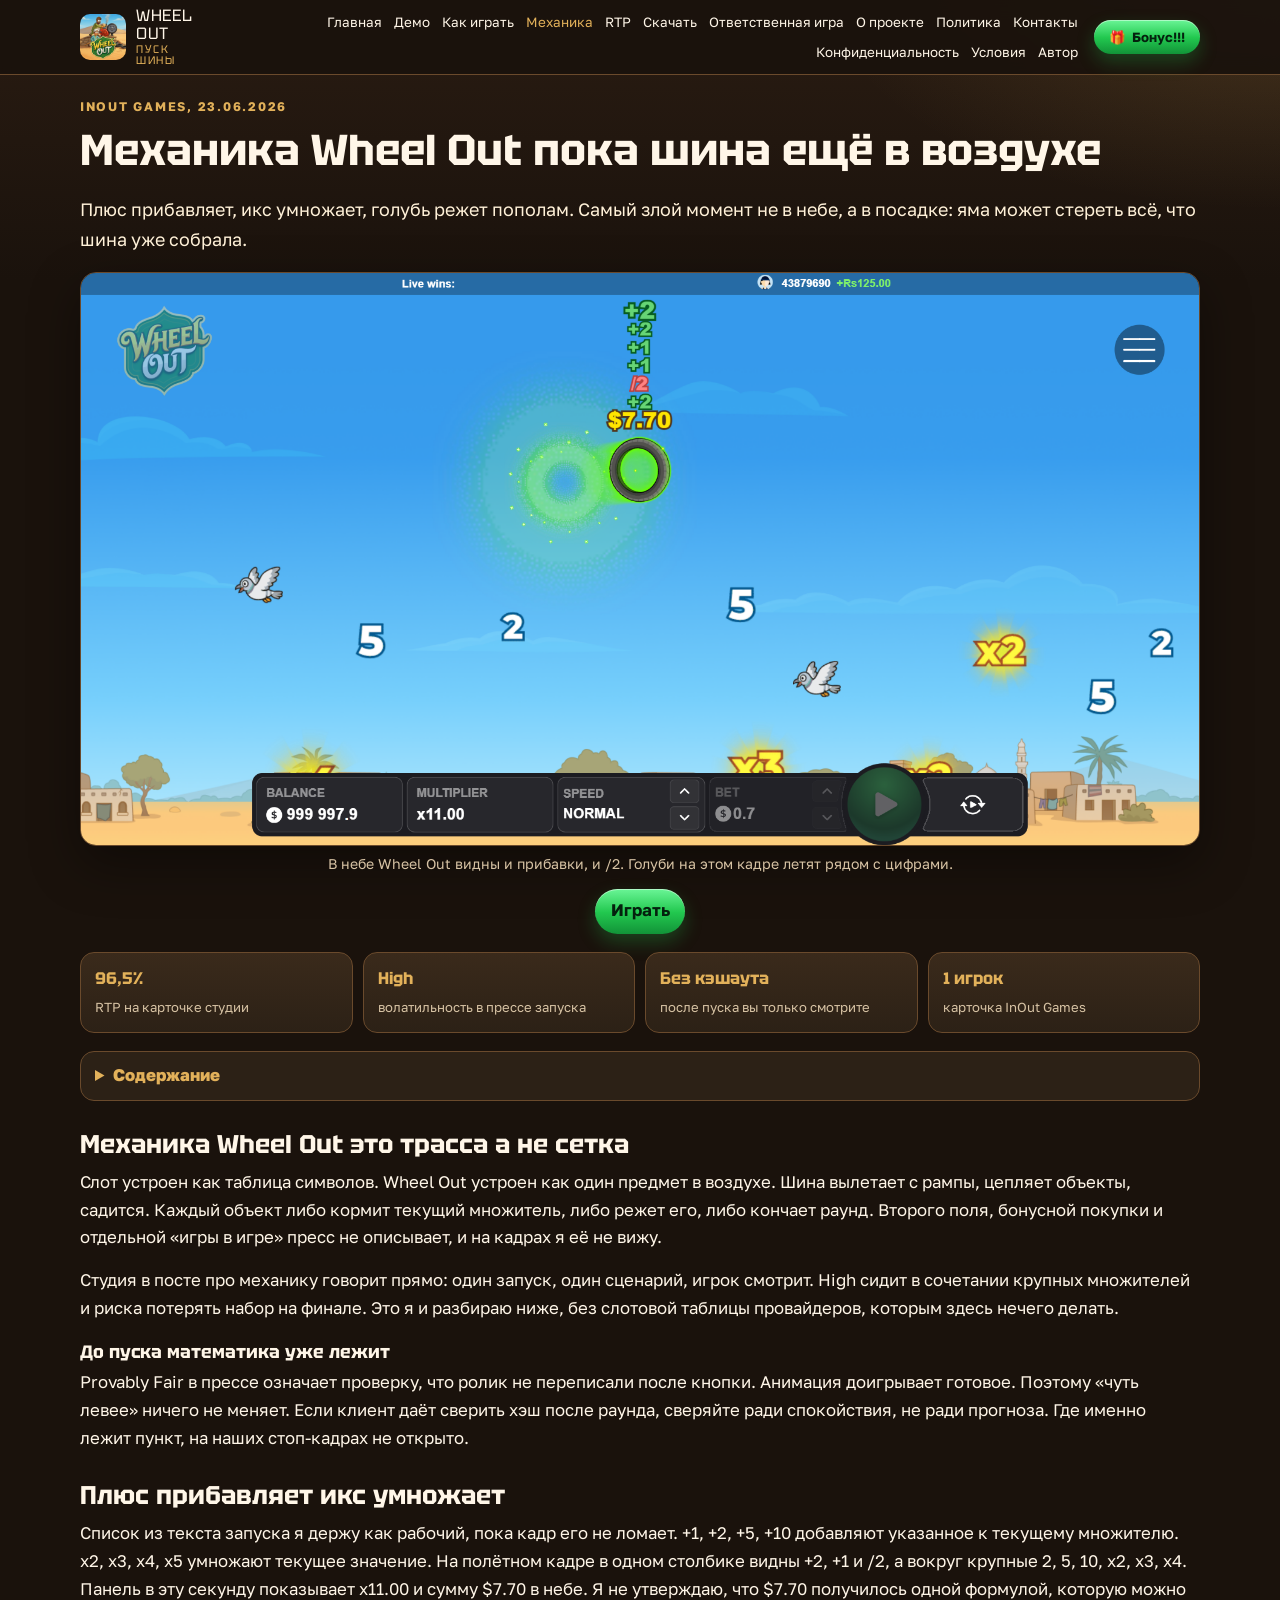
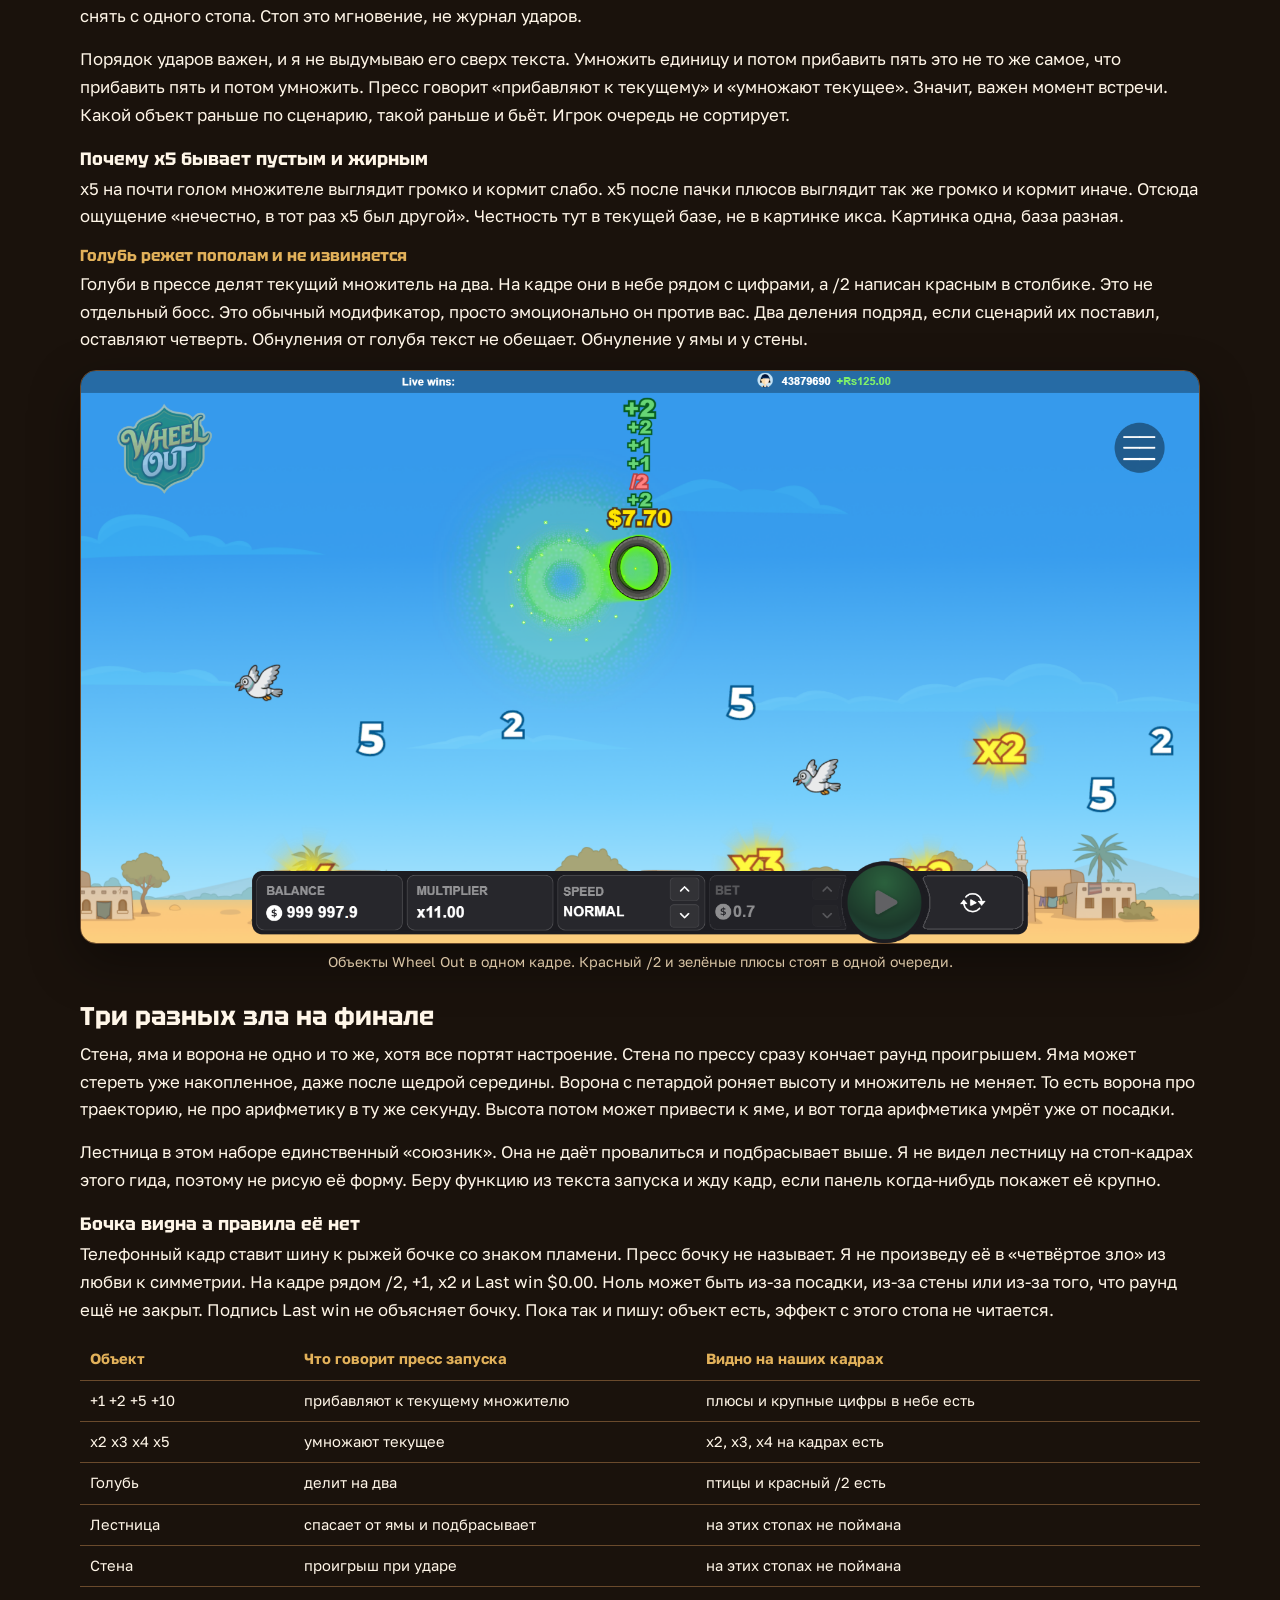
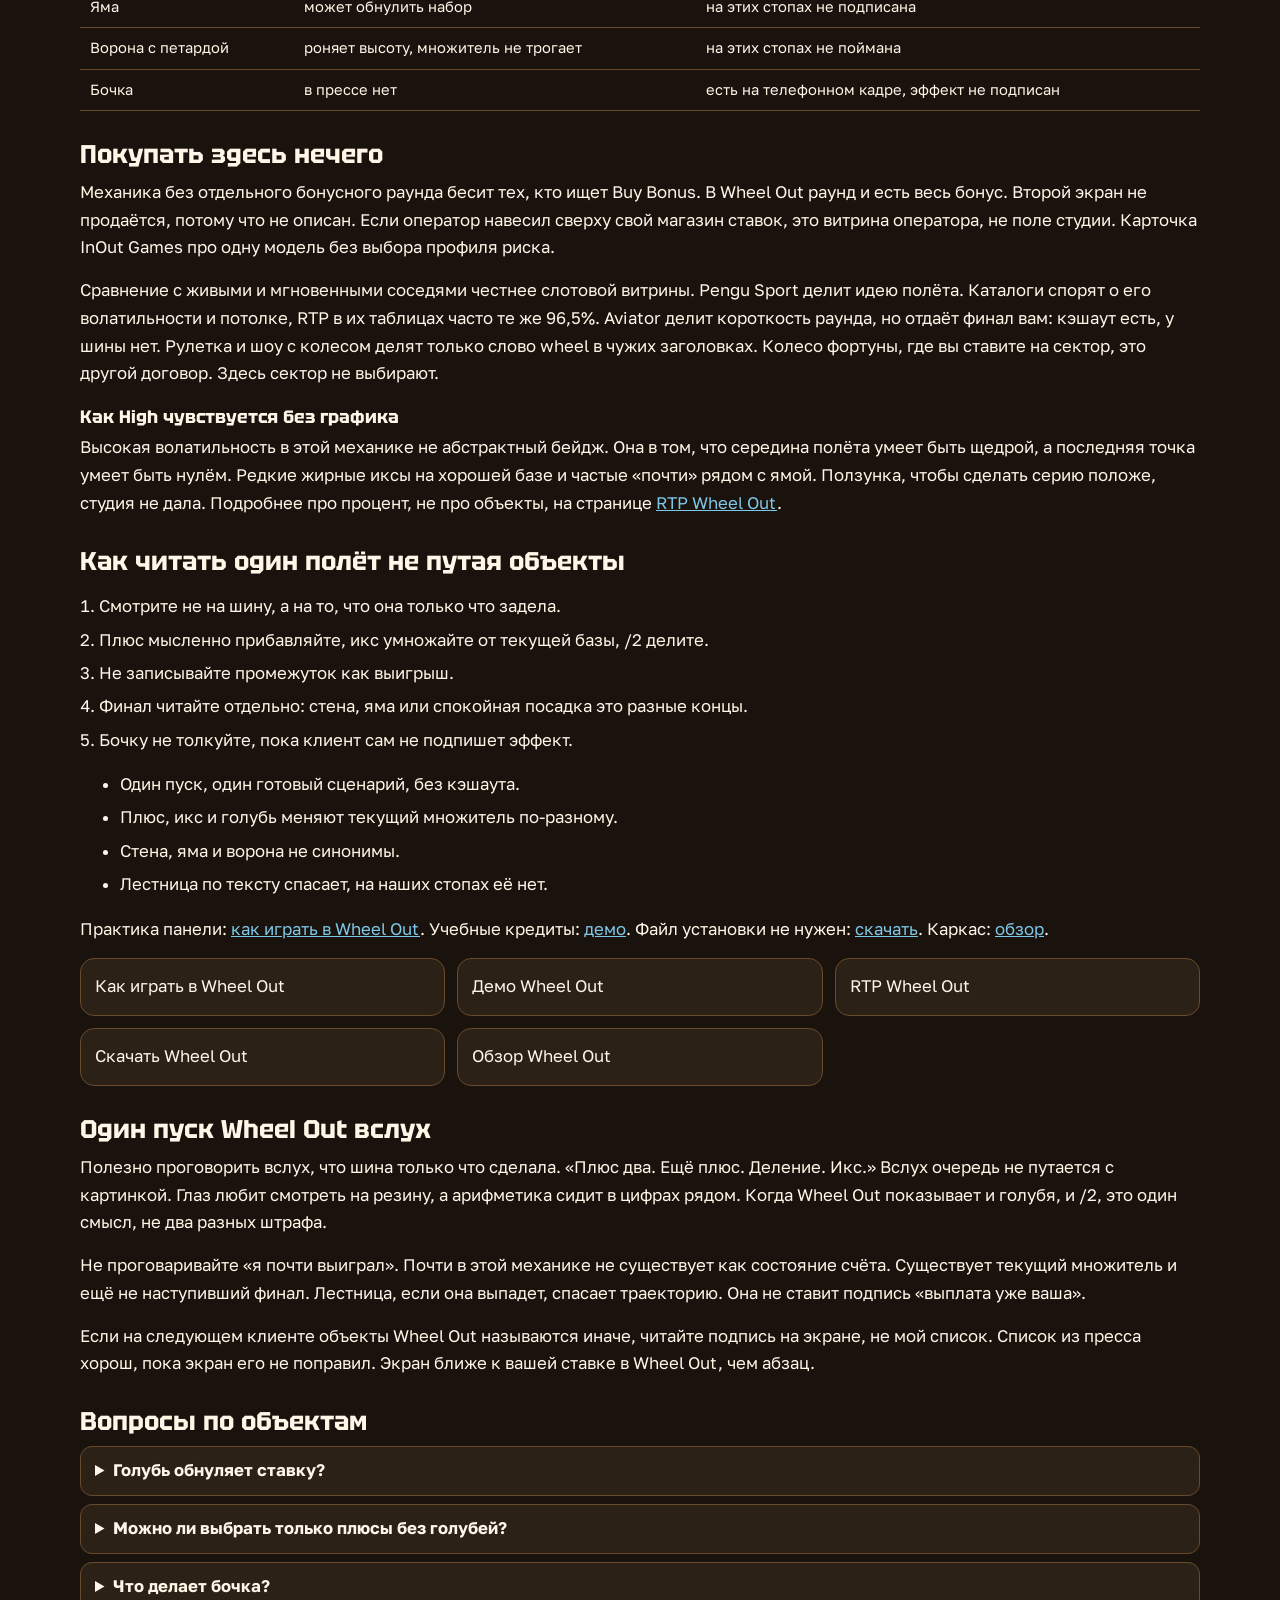
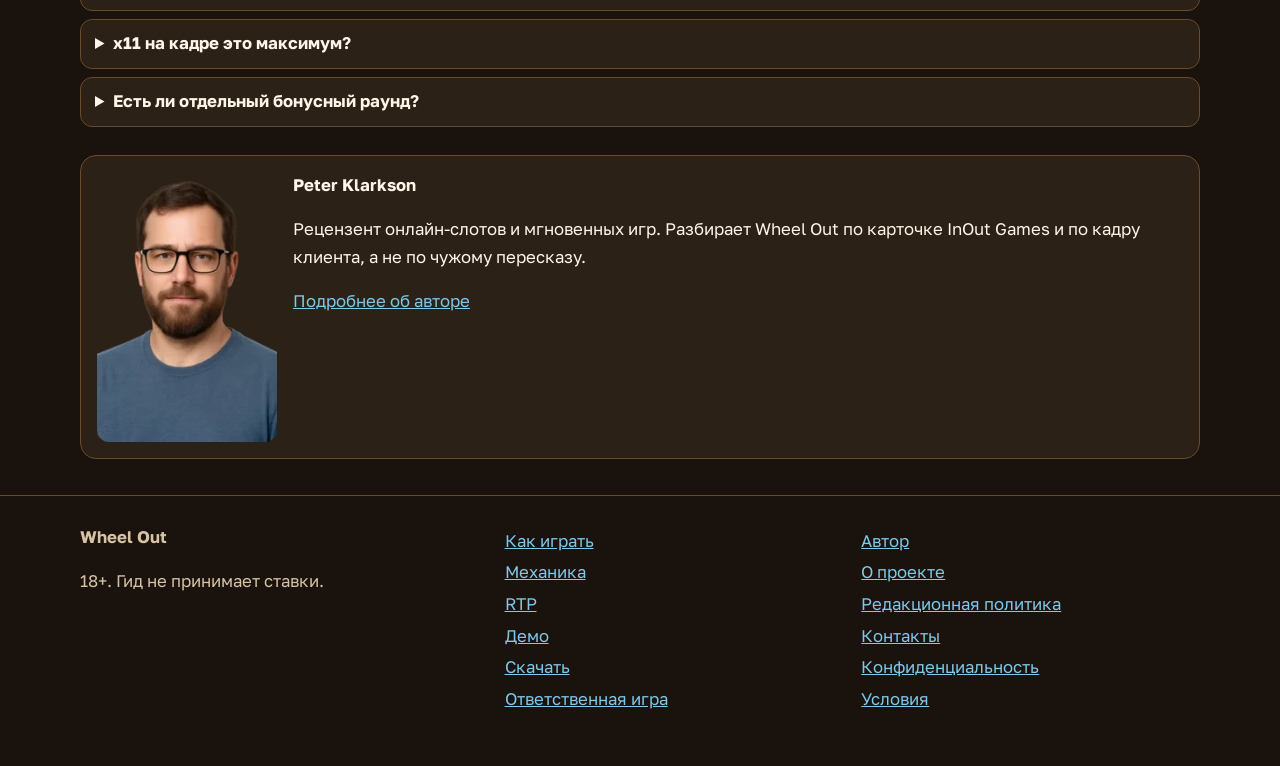
<file: mechanics/index.html>
<!doctype html>
<html lang="ru-RU">
<head>
<meta charset="utf-8">
<meta name="viewport" content="width=device-width, initial-scale=1">
<title>Wheel Out механика - плюсы, голуби /2 и посадка</title>
<meta name="description" content="Механика Wheel Out: плюсы прибавляют, иксы умножают, голуби делят на два. Стена и яма кончают набор. Бочка на кадре есть, правила у неё нет.">
<link rel="canonical" href="https://wheelout.vercel.app/mechanics/">
<link rel="alternate" href="https://wheelout.vercel.app/mechanics/" hreflang="ru-RU">
<link rel="alternate" href="https://wheelout.vercel.app/mechanics/" hreflang="x-default">
<meta property="og:locale" content="ru_RU">
<meta property="og:type" content="website">
<meta property="og:title" content="Wheel Out механика - плюсы, голуби /2 и посадка">
<meta property="og:description" content="Механика Wheel Out: плюсы прибавляют, иксы умножают, голуби делят на два. Стена и яма кончают набор. Бочка на кадре есть, правила у неё нет.">
<meta property="og:url" content="https://wheelout.vercel.app/mechanics/">
<meta property="og:image" content="https://wheelout.vercel.app/assets/shots/flight.png">
<link rel="icon" href="/favicon.png" type="image/png">
<link rel="icon" type="image/png" href="/assets/favicon-32.png" sizes="32x32">
<link rel="apple-touch-icon" href="/assets/apple-touch-icon.png">
<link rel="manifest" href="/site.webmanifest">
<link rel="preconnect" href="https://fonts.googleapis.com">
<link rel="preconnect" href="https://fonts.gstatic.com" crossorigin>
<link href="https://fonts.googleapis.com/css2?family=Golos+Text:wght@400;600;700&family=Tektur:wght@600;700&display=swap" rel="stylesheet">
<link rel="stylesheet" href="/assets/site.css">
<script type="application/ld+json">{"@context":"https://schema.org","@graph":[{"@type":"WebSite","name":"Wheel Out","url":"https://wheelout.vercel.app/","inLanguage":"ru-RU"},{"@type":"WebPage","headline":"Механика Wheel Out пока шина ещё в воздухе","name":"Wheel Out механика - плюсы, голуби /2 и посадка","description":"Механика Wheel Out: плюсы прибавляют, иксы умножают, голуби делят на два. Стена и яма кончают набор. Бочка на кадре есть, правила у неё нет.","url":"https://wheelout.vercel.app/mechanics/","inLanguage":"ru-RU","mainEntityOfPage":"https://wheelout.vercel.app/mechanics/","image":"https://wheelout.vercel.app/assets/shots/flight.png","author":{"@type":"Person","name":"Peter Klarkson","sameAs":"https://www.linkedin.com/in/peter-klarkson-0b2413396/?locale=en_US"}},{"@type":"BreadcrumbList","itemListElement":[{"@type":"ListItem","position":1,"name":"Главная","item":"https://wheelout.vercel.app/"},{"@type":"ListItem","position":2,"name":"Механика","item":"https://wheelout.vercel.app/mechanics/"}]},{"@type":"FAQPage","mainEntity":[{"@type":"Question","name":"Голубь обнуляет ставку?","acceptedAnswer":{"@type":"Answer","text":"По прессу он делит текущий множитель на два. Обнуление относят к яме и к стене, не к голубю."}},{"@type":"Question","name":"Можно ли выбрать только плюсы без голубей?","acceptedAnswer":{"@type":"Answer","text":"Нет. Профиль риска не выбирается. Сценарий целый."}},{"@type":"Question","name":"Что делает бочка?","acceptedAnswer":{"@type":"Answer","text":"На кадре она видна. Правила в прессе для неё нет. Эффект не выдумываю."}},{"@type":"Question","name":"x11 на кадре это максимум?","acceptedAnswer":{"@type":"Answer","text":"Нет. Это множитель одной секунды одного пуска. Потолок игры с этим стопом не связан."}},{"@type":"Question","name":"Есть ли отдельный бонусный раунд?","acceptedAnswer":{"@type":"Answer","text":"Пресс и кадры описывают один полёт. Второй раунд для покупки не показан."}}]}]}</script>
</head>
<body>
<a class="skip-link" href="#content">К содержанию</a>
<header class="site-header">
  <div class="header-inner">
    <a class="brand" href="/"><img src="/assets/shots/logo.png" width="46" height="46" alt="Логотип Wheel Out на фоне пустыни"><span class="brand-name">WHEEL OUT<small>ПУСК ШИНЫ</small></span></a>
    <nav class="site-nav" aria-label="Основное меню"><a href="/">Главная</a><a href="/demo/">Демо</a><a href="/how-to-play/">Как играть</a><a href="/mechanics/" aria-current="page">Механика</a><a href="/rtp/">RTP</a><a href="/download/">Скачать</a><a href="/responsible-play/">Ответственная игра</a><a href="/about/">О проекте</a><a href="/editorial-policy/">Политика</a><a href="/contacts/">Контакты</a><a href="/privacy/">Конфиденциальность</a><a href="/terms/">Условия</a><a href="/avtor/">Автор</a></nav>
    <div class="header-right">
      <button class="btn btn-bonus sidebar-toggle" type="button" aria-controls="sidebar-drawer" aria-expanded="false"><span class="bonus-emoji" aria-hidden="true">🎁</span> Бонус!!!</button>
      <button class="btn menu-btn" type="button" aria-expanded="false" aria-label="Меню">☰</button>
    </div>
    <div class="m-row-actions">
      <button class="btn btn-bonus sidebar-toggle" type="button" aria-controls="sidebar-drawer" aria-expanded="false"><span class="bonus-emoji" aria-hidden="true">🎁</span> Бонус!!!</button>
      <button class="btn menu-btn" type="button" aria-expanded="false" aria-label="Меню">☰</button>
    </div>
  </div>
</header>
<main id="content" class="wrap">
  <p class="eyebrow">InOut Games, 23.06.2026</p>
  <h1>Механика Wheel Out пока шина ещё в воздухе</h1>
  <p class="lede">Плюс прибавляет, икс умножает, голубь режет пополам. Самый злой момент не в небе, а в посадке: яма может стереть всё, что шина уже собрала.</p>
  <div class="lead-shot"><figure class="hero-shot"><img src="/assets/shots/flight.png" width="1848" height="945" alt="Механика Wheel Out: шина собирает +2 и /2, рядом голуби и крупные цифры 5 и x2" fetchpriority="high"><figcaption>В небе Wheel Out видны и прибавки, и /2. Голуби на этом кадре летят рядом с цифрами.</figcaption></figure>
  <p class="play-cta"><a class="btn btn-ext btn-bonus" href="/go/" rel="nofollow sponsored noopener" target="_blank">Играть</a></p></div>
  <div class="specs">
    <div class="spec"><b>96,5%</b><span>RTP на карточке студии</span></div>
    <div class="spec"><b>High</b><span>волатильность в прессе запуска</span></div>
    <div class="spec"><b>Без кэшаута</b><span>после пуска вы только смотрите</span></div>
    <div class="spec"><b>1 игрок</b><span>карточка InOut Games</span></div>
  </div>
  <div class="simple-toc-details"><details><summary class="toc-summary">Содержание</summary><ul class="toc-list"><li><a href="#ne-setka">Механика Wheel Out это трасса а не сетка</a><ul><li><a href="#do-puska">До пуска математика уже лежит</a></li></ul></li><li><a href="#plyus-i-iks">Плюс прибавляет икс умножает</a><ul><li><a href="#pochemu-x5-raznyi">Почему x5 бывает пустым и жирным</a></li></ul></li><li><a href="#tri-zla">Три разных зла на финале</a><ul><li><a href="#bochka-ne-pravilo">Бочка видна а правила её нет</a></li></ul></li><li><a href="#net-buy">Покупать здесь нечего</a><ul><li><a href="#high-v-tele">Как High чувствуется без графика</a></li></ul></li><li><a href="#shagi-chteniya">Как читать один полёт не путая объекты</a></li><li><a href="#odin-pusk-vsluh">Один пуск Wheel Out вслух</a></li><li><a href="#voprosy-meh">Вопросы по объектам</a></li></ul></details></div>
  <div class="prose"><h2 id="ne-setka">Механика Wheel Out это трасса а не сетка</h2>
<p>Слот устроен как таблица символов. Wheel Out устроен как один предмет в воздухе. Шина вылетает с рампы, цепляет объекты, садится. Каждый объект либо кормит текущий множитель, либо режет его, либо кончает раунд. Второго поля, бонусной покупки и отдельной «игры в игре» пресс не описывает, и на кадрах я её не вижу.</p>
<p>Студия в посте про механику говорит прямо: один запуск, один сценарий, игрок смотрит. High сидит в сочетании крупных множителей и риска потерять набор на финале. Это я и разбираю ниже, без слотовой таблицы провайдеров, которым здесь нечего делать.</p>
<h3 id="do-puska">До пуска математика уже лежит</h3>
<p>Provably Fair в прессе означает проверку, что ролик не переписали после кнопки. Анимация доигрывает готовое. Поэтому «чуть левее» ничего не меняет. Если клиент даёт сверить хэш после раунда, сверяйте ради спокойствия, не ради прогноза. Где именно лежит пункт, на наших стоп-кадрах не открыто.</p>

<h2 id="plyus-i-iks">Плюс прибавляет икс умножает</h2>
<p>Список из текста запуска я держу как рабочий, пока кадр его не ломает. +1, +2, +5, +10 добавляют указанное к текущему множителю. x2, x3, x4, x5 умножают текущее значение. На полётном кадре в одном столбике видны +2, +1 и /2, а вокруг крупные 2, 5, 10, x2, x3, x4. Панель в эту секунду показывает x11.00 и сумму $7.70 в небе. Я не утверждаю, что $7.70 получилось одной формулой, которую можно снять с одного стопа. Стоп это мгновение, не журнал ударов.</p>
<p>Порядок ударов важен, и я не выдумываю его сверх текста. Умножить единицу и потом прибавить пять это не то же самое, что прибавить пять и потом умножить. Пресс говорит «прибавляют к текущему» и «умножают текущее». Значит, важен момент встречи. Какой объект раньше по сценарию, такой раньше и бьёт. Игрок очередь не сортирует.</p>
<h3 id="pochemu-x5-raznyi">Почему x5 бывает пустым и жирным</h3>
<p>x5 на почти голом множителе выглядит громко и кормит слабо. x5 после пачки плюсов выглядит так же громко и кормит иначе. Отсюда ощущение «нечестно, в тот раз x5 был другой». Честность тут в текущей базе, не в картинке икса. Картинка одна, база разная.</p>
<h4 id="golub-rezhet">Голубь режет пополам и не извиняется</h4>
<p>Голуби в прессе делят текущий множитель на два. На кадре они в небе рядом с цифрами, а /2 написан красным в столбике. Это не отдельный босс. Это обычный модификатор, просто эмоционально он против вас. Два деления подряд, если сценарий их поставил, оставляют четверть. Обнуления от голубя текст не обещает. Обнуление у ямы и у стены.</p>

<figure class="editorial-shot"><img src="/assets/shots/flight.png" width="1848" height="945" alt="Механика полёта Wheel Out: шина, столбик +2 +1 /2, голуби и множители x2 x3" loading="lazy"><figcaption>Объекты Wheel Out в одном кадре. Красный /2 и зелёные плюсы стоят в одной очереди.</figcaption></figure>

<h2 id="tri-zla">Три разных зла на финале</h2>
<p>Стена, яма и ворона не одно и то же, хотя все портят настроение. Стена по прессу сразу кончает раунд проигрышем. Яма может стереть уже накопленное, даже после щедрой середины. Ворона с петардой роняет высоту и множитель не меняет. То есть ворона про траекторию, не про арифметику в ту же секунду. Высота потом может привести к яме, и вот тогда арифметика умрёт уже от посадки.</p>
<p>Лестница в этом наборе единственный «союзник». Она не даёт провалиться и подбрасывает выше. Я не видел лестницу на стоп-кадрах этого гида, поэтому не рисую её форму. Беру функцию из текста запуска и жду кадр, если панель когда-нибудь покажет её крупно.</p>
<h3 id="bochka-ne-pravilo">Бочка видна а правила её нет</h3>
<p>Телефонный кадр ставит шину к рыжей бочке со знаком пламени. Пресс бочку не называет. Я не произведу её в «четвёртое зло» из любви к симметрии. На кадре рядом /2, +1, x2 и Last win $0.00. Ноль может быть из-за посадки, из-за стены или из-за того, что раунд ещё не закрыт. Подпись Last win не объясняет бочку. Пока так и пишу: объект есть, эффект с этого стопа не читается.</p>

<div class="table-scroll"><table>
<thead><tr><th>Объект</th><th>Что говорит пресс запуска</th><th>Видно на наших кадрах</th></tr></thead>
<tbody>
<tr><td>+1 +2 +5 +10</td><td>прибавляют к текущему множителю</td><td>плюсы и крупные цифры в небе есть</td></tr>
<tr><td>x2 x3 x4 x5</td><td>умножают текущее</td><td>x2, x3, x4 на кадрах есть</td></tr>
<tr><td>Голубь</td><td>делит на два</td><td>птицы и красный /2 есть</td></tr>
<tr><td>Лестница</td><td>спасает от ямы и подбрасывает</td><td>на этих стопах не поймана</td></tr>
<tr><td>Стена</td><td>проигрыш при ударе</td><td>на этих стопах не поймана</td></tr>
<tr><td>Яма</td><td>может обнулить набор</td><td>на этих стопах не подписана</td></tr>
<tr><td>Ворона с петардой</td><td>роняет высоту, множитель не трогает</td><td>на этих стопах не поймана</td></tr>
<tr><td>Бочка</td><td>в прессе нет</td><td>есть на телефонном кадре, эффект не подписан</td></tr>
</tbody>
</table></div>

<h2 id="net-buy">Покупать здесь нечего</h2>
<p>Механика без отдельного бонусного раунда бесит тех, кто ищет Buy Bonus. В Wheel Out раунд и есть весь бонус. Второй экран не продаётся, потому что не описан. Если оператор навесил сверху свой магазин ставок, это витрина оператора, не поле студии. Карточка InOut Games про одну модель без выбора профиля риска.</p>
<p>Сравнение с живыми и мгновенными соседями честнее слотовой витрины. Pengu Sport делит идею полёта. Каталоги спорят о его волатильности и потолке, RTP в их таблицах часто те же 96,5%. Aviator делит короткость раунда, но отдаёт финал вам: кэшаут есть, у шины нет. Рулетка и шоу с колесом делят только слово wheel в чужих заголовках. Колесо фортуны, где вы ставите на сектор, это другой договор. Здесь сектор не выбирают.</p>
<h3 id="high-v-tele">Как High чувствуется без графика</h3>
<p>Высокая волатильность в этой механике не абстрактный бейдж. Она в том, что середина полёта умеет быть щедрой, а последняя точка умеет быть нулём. Редкие жирные иксы на хорошей базе и частые «почти» рядом с ямой. Ползунка, чтобы сделать серию положе, студия не дала. Подробнее про процент, не про объекты, на странице <a href="/rtp/">RTP Wheel Out</a>.</p>

<h2 id="shagi-chteniya">Как читать один полёт не путая объекты</h2>
<ol class="steps">
<li>Смотрите не на шину, а на то, что она только что задела.</li>
<li>Плюс мысленно прибавляйте, икс умножайте от текущей базы, /2 делите.</li>
<li>Не записывайте промежуток как выигрыш.</li>
<li>Финал читайте отдельно: стена, яма или спокойная посадка это разные концы.</li>
<li>Бочку не толкуйте, пока клиент сам не подпишет эффект.</li>
</ol>
<ul class="facts">
<li>Один пуск, один готовый сценарий, без кэшаута.</li>
<li>Плюс, икс и голубь меняют текущий множитель по-разному.</li>
<li>Стена, яма и ворона не синонимы.</li>
<li>Лестница по тексту спасает, на наших стопах её нет.</li>
</ul>
<p>Практика панели: <a href="/how-to-play/">как играть в Wheel Out</a>. Учебные кредиты: <a href="/demo/">демо</a>. Файл установки не нужен: <a href="/download/">скачать</a>. Каркас: <a href="/">обзор</a>.</p>
<div class="related-grid">
<a class="related-card" href="/how-to-play/">Как играть в Wheel Out</a>
<a class="related-card" href="/demo/">Демо Wheel Out</a>
<a class="related-card" href="/rtp/">RTP Wheel Out</a>
<a class="related-card" href="/download/">Скачать Wheel Out</a>
<a class="related-card" href="/">Обзор Wheel Out</a>
</div>

<h2 id="odin-pusk-vsluh">Один пуск Wheel Out вслух</h2>
<p>Полезно проговорить вслух, что шина только что сделала. «Плюс два. Ещё плюс. Деление. Икс.» Вслух очередь не путается с картинкой. Глаз любит смотреть на резину, а арифметика сидит в цифрах рядом. Когда Wheel Out показывает и голубя, и /2, это один смысл, не два разных штрафа.</p>
<p>Не проговаривайте «я почти выиграл». Почти в этой механике не существует как состояние счёта. Существует текущий множитель и ещё не наступивший финал. Лестница, если она выпадет, спасает траекторию. Она не ставит подпись «выплата уже ваша».</p>
<p>Если на следующем клиенте объекты Wheel Out называются иначе, читайте подпись на экране, не мой список. Список из пресса хорош, пока экран его не поправил. Экран ближе к вашей ставке в Wheel Out, чем абзац.</p>
<h2 id="voprosy-meh">Вопросы по объектам</h2>
<div class="faq">
<details><summary>Голубь обнуляет ставку?</summary><p>По прессу он делит текущий множитель на два. Обнуление относят к яме и к стене, не к голубю.</p></details>
<details><summary>Можно ли выбрать только плюсы без голубей?</summary><p>Нет. Профиль риска не выбирается. Сценарий целый.</p></details>
<details><summary>Что делает бочка?</summary><p>На кадре она видна. Правила в прессе для неё нет. Эффект не выдумываю.</p></details>
<details><summary>x11 на кадре это максимум?</summary><p>Нет. Это множитель одной секунды одного пуска. Потолок игры с этим стопом не связан.</p></details>
<details><summary>Есть ли отдельный бонусный раунд?</summary><p>Пресс и кадры описывают один полёт. Второй раунд для покупки не показан.</p></details>
</div>
</div>
  <aside class="author-box page-buttom"><img src="/assets/author/peter-klarkson.webp" width="180" height="180" alt="Peter Klarkson, автор разборов мгновенных игр"><div><b>Peter Klarkson</b><p>Рецензент онлайн-слотов и мгновенных игр. Разбирает Wheel Out по карточке InOut Games и по кадру клиента, а не по чужому пересказу.</p><p><a href="/avtor/">Подробнее об авторе</a></p></div></aside>
</main>
<footer class="site-footer"><div class="wrap footer-grid">
  <div><b>Wheel Out</b><p>18+. Гид не принимает ставки.</p></div>
  <div><a href="/how-to-play/">Как играть</a><a href="/mechanics/">Механика</a><a href="/rtp/">RTP</a><a href="/demo/">Демо</a><a href="/download/">Скачать</a><a href="/responsible-play/">Ответственная игра</a></div>
  <div><a href="/avtor/">Автор</a><a href="/about/">О проекте</a><a href="/editorial-policy/">Редакционная политика</a><a href="/contacts/">Контакты</a><a href="/privacy/">Конфиденциальность</a><a href="/terms/">Условия</a></div>
</div></footer>
<div id="sidebar-drawer">
  <div class="drawer-backdrop" data-close></div>
  <aside class="drawer-panel" role="dialog" aria-modal="true" aria-labelledby="drawer-title">
    <button class="btn drawer-close" type="button" data-close>Закрыть</button>
    <h2 id="drawer-title">Предложения</h2>
    <div class="drawer-offers">
    <article class="casino-row"><h3>1win</h3><p>Партнёрский переход к игре. Промокод на этой сборке не указан.</p><p><a class="btn btn-ext" href="/go/" rel="nofollow sponsored noopener" target="_blank">Играть на 1win</a></p></article>
    <article class="casino-row"><h3>Pokerdom</h3><p>Отдельный партнёрский переход. Промокод на этой сборке не указан.</p><p><a class="btn btn-ext" href="/pokerd/" rel="nofollow sponsored noopener" target="_blank">Играть на Pokerdom</a></p></article>
  </div>
  </aside>
</div>
<script src="/assets/site.js" defer></script>
</body>
</html>
</file>
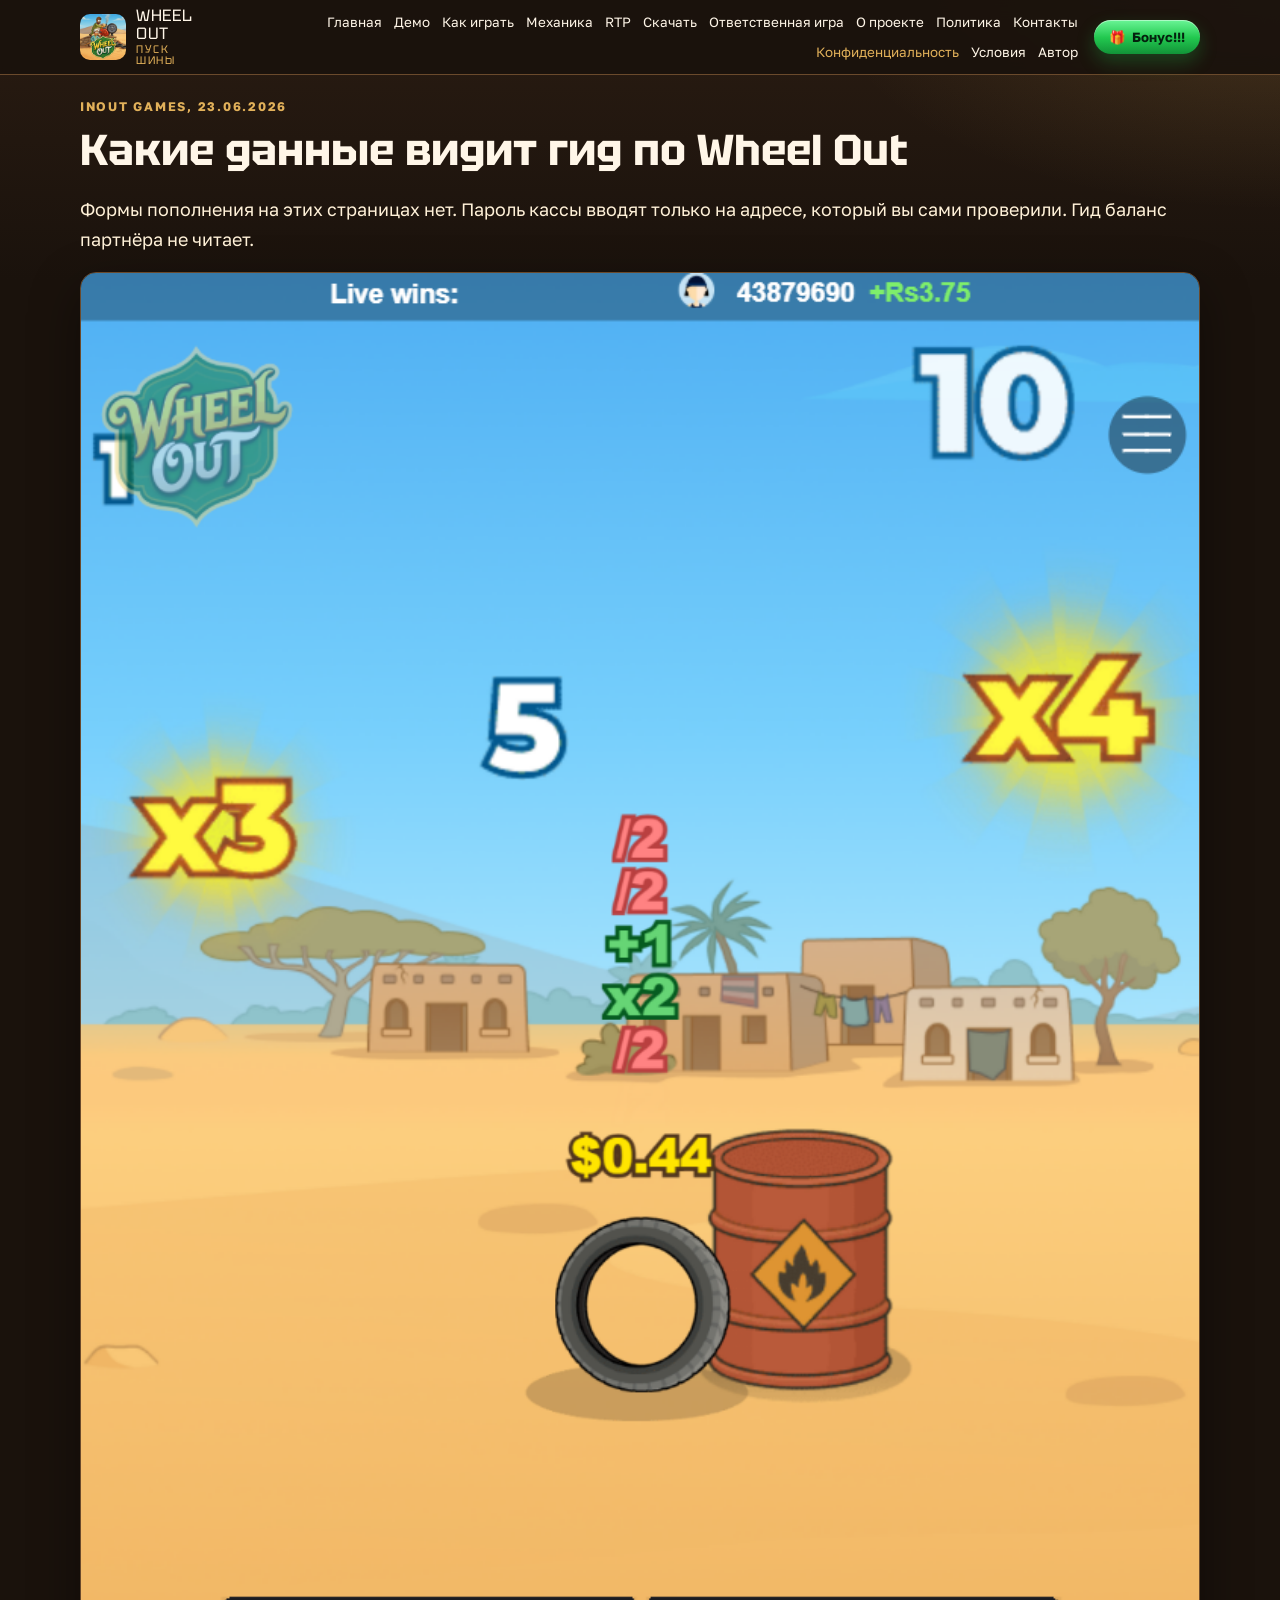
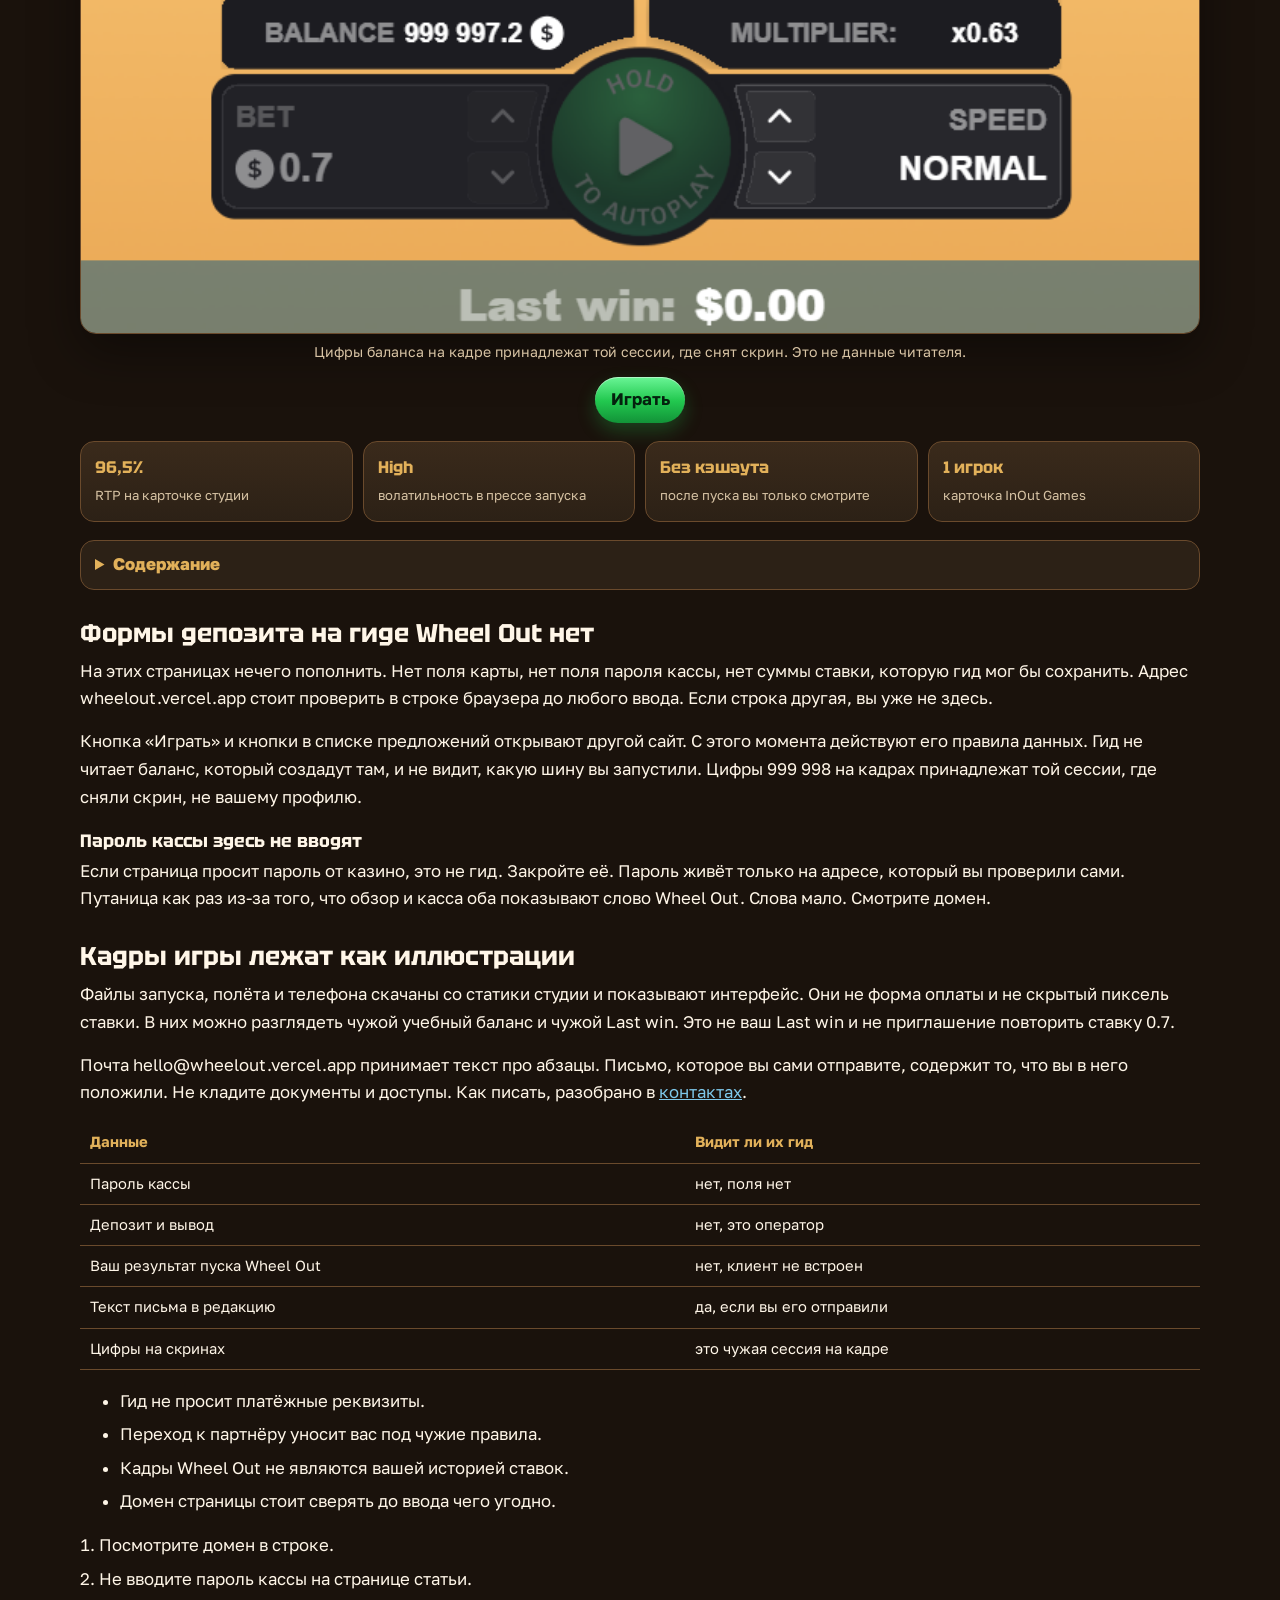
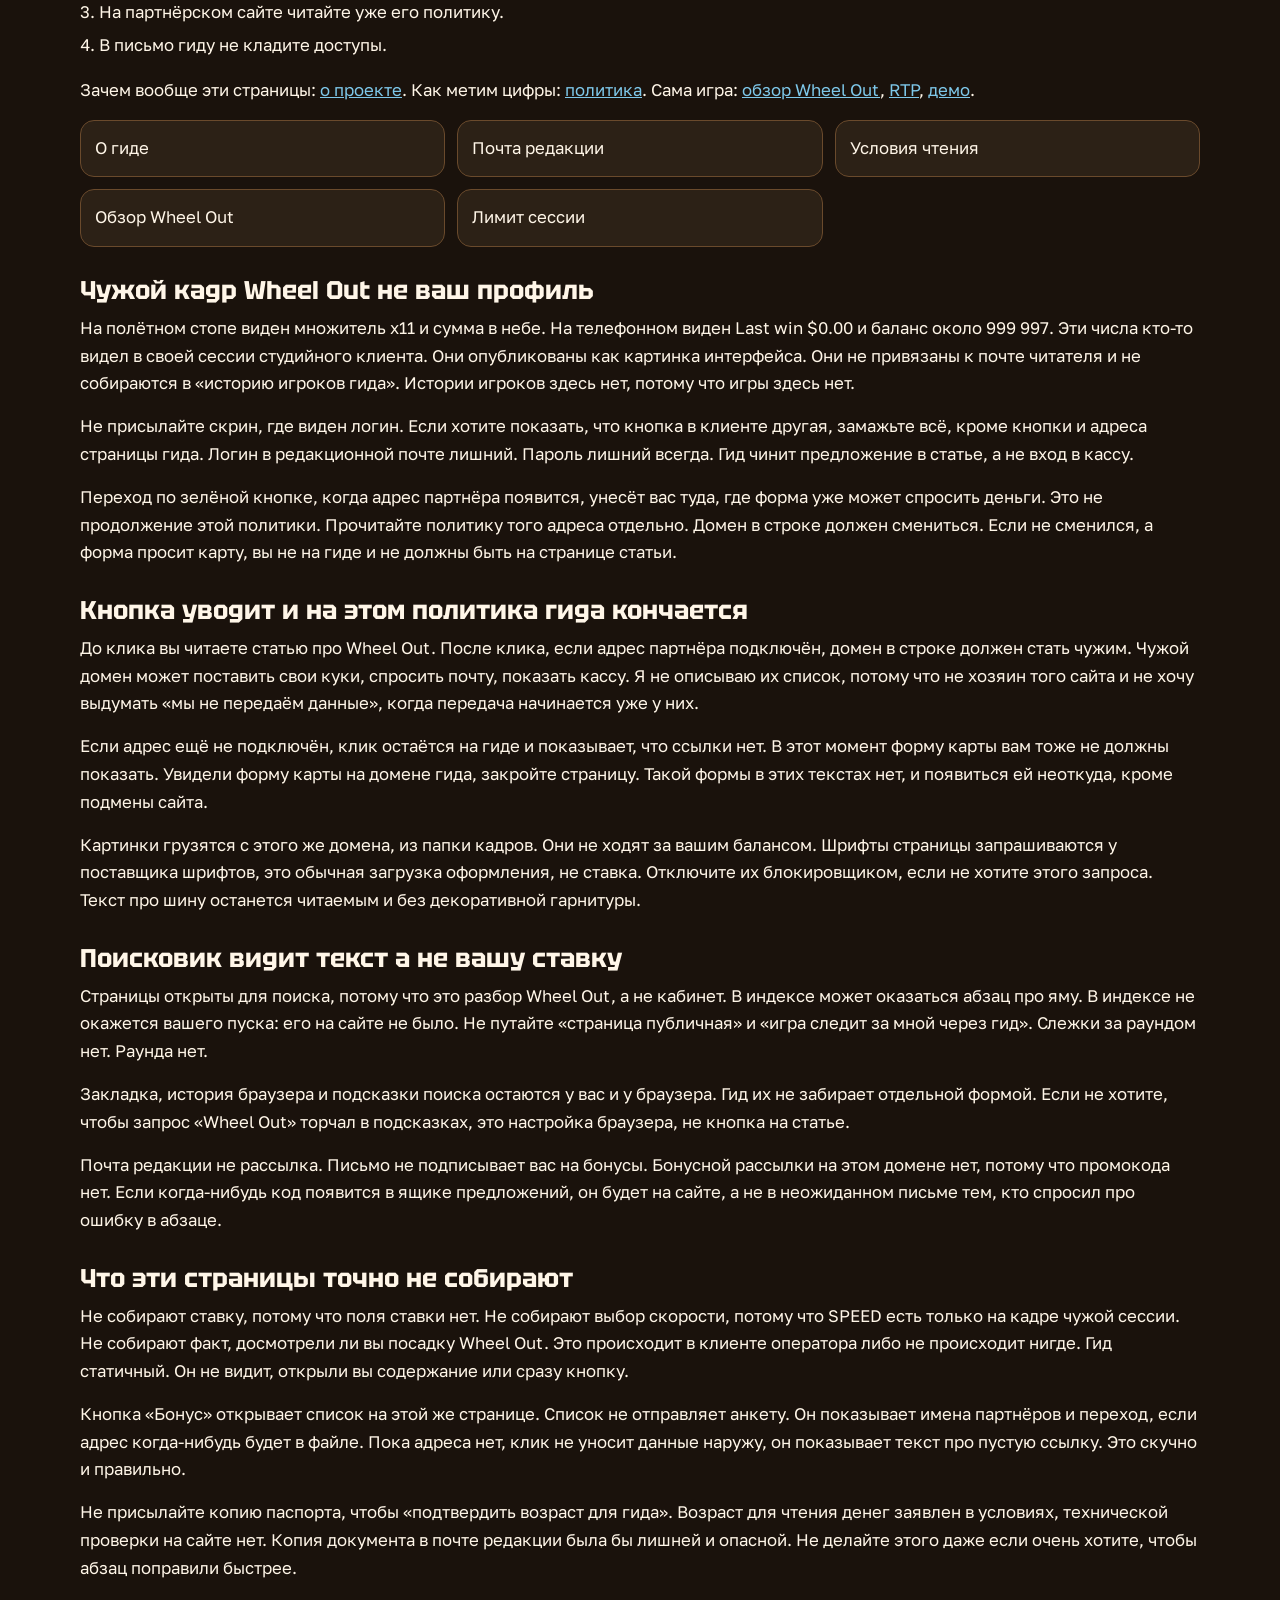
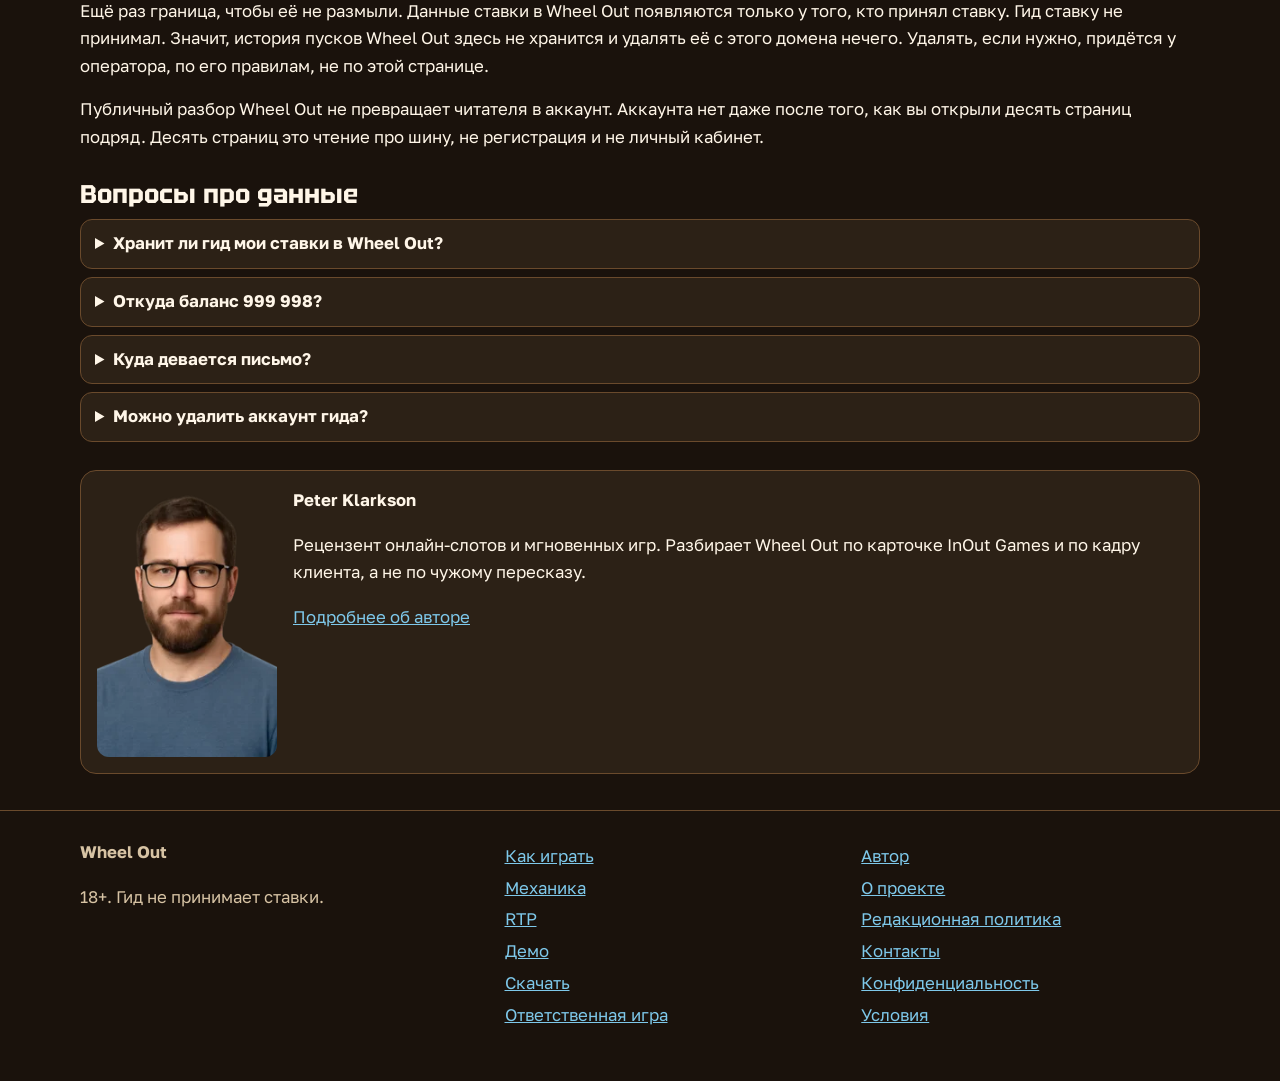
<file: privacy/index.html>
<!doctype html>
<html lang="ru-RU">
<head>
<meta charset="utf-8">
<meta name="viewport" content="width=device-width, initial-scale=1">
<title>Данные гида Wheel Out - без депозита и пароля</title>
<meta name="description" content="На страницах гида Wheel Out нет формы депозита и нет поля пароля кассы. Кнопка перехода открывает другой сайт, и с этой секунды действуют его правила.">
<link rel="canonical" href="https://wheelout.vercel.app/privacy/">
<link rel="alternate" href="https://wheelout.vercel.app/privacy/" hreflang="ru-RU">
<link rel="alternate" href="https://wheelout.vercel.app/privacy/" hreflang="x-default">
<meta property="og:locale" content="ru_RU">
<meta property="og:type" content="website">
<meta property="og:title" content="Данные гида Wheel Out - без депозита и пароля">
<meta property="og:description" content="На страницах гида Wheel Out нет формы депозита и нет поля пароля кассы. Кнопка перехода открывает другой сайт, и с этой секунды действуют его правила.">
<meta property="og:url" content="https://wheelout.vercel.app/privacy/">
<meta property="og:image" content="https://wheelout.vercel.app/assets/shots/mobile.png">
<link rel="icon" href="/favicon.png" type="image/png">
<link rel="icon" type="image/png" href="/assets/favicon-32.png" sizes="32x32">
<link rel="apple-touch-icon" href="/assets/apple-touch-icon.png">
<link rel="manifest" href="/site.webmanifest">
<link rel="preconnect" href="https://fonts.googleapis.com">
<link rel="preconnect" href="https://fonts.gstatic.com" crossorigin>
<link href="https://fonts.googleapis.com/css2?family=Golos+Text:wght@400;600;700&family=Tektur:wght@600;700&display=swap" rel="stylesheet">
<link rel="stylesheet" href="/assets/site.css">
<script type="application/ld+json">{"@context":"https://schema.org","@graph":[{"@type":"WebSite","name":"Wheel Out","url":"https://wheelout.vercel.app/","inLanguage":"ru-RU"},{"@type":"WebPage","headline":"Какие данные видит гид по Wheel Out","name":"Данные гида Wheel Out - без депозита и пароля","description":"На страницах гида Wheel Out нет формы депозита и нет поля пароля кассы. Кнопка перехода открывает другой сайт, и с этой секунды действуют его правила.","url":"https://wheelout.vercel.app/privacy/","inLanguage":"ru-RU","mainEntityOfPage":"https://wheelout.vercel.app/privacy/","image":"https://wheelout.vercel.app/assets/shots/mobile.png","author":{"@type":"Person","name":"Peter Klarkson","sameAs":"https://www.linkedin.com/in/peter-klarkson-0b2413396/?locale=en_US"}},{"@type":"BreadcrumbList","itemListElement":[{"@type":"ListItem","position":1,"name":"Главная","item":"https://wheelout.vercel.app/"},{"@type":"ListItem","position":2,"name":"Конфиденциальность","item":"https://wheelout.vercel.app/privacy/"}]},{"@type":"FAQPage","mainEntity":[{"@type":"Question","name":"Хранит ли гид мои ставки в Wheel Out?","acceptedAnswer":{"@type":"Answer","text":"Нет. Ставок на этих страницах нет. Клиент игры здесь не запущен."}},{"@type":"Question","name":"Откуда баланс 999 998?","acceptedAnswer":{"@type":"Answer","text":"С кадра учебной сессии. Это не ваш счёт и не база читателей."}},{"@type":"Question","name":"Куда девается письмо?","acceptedAnswer":{"@type":"Answer","text":"В ящик редакции hello@wheelout.vercel.app, если вы его отправили сами."}},{"@type":"Question","name":"Можно удалить аккаунт гида?","acceptedAnswer":{"@type":"Answer","text":"Аккаунта читателя на гиде нет. Удалять кассу оператора отсюда нельзя."}}]}]}</script>
</head>
<body>
<a class="skip-link" href="#content">К содержанию</a>
<header class="site-header">
  <div class="header-inner">
    <a class="brand" href="/"><img src="/assets/shots/logo.png" width="46" height="46" alt="Логотип Wheel Out на фоне пустыни"><span class="brand-name">WHEEL OUT<small>ПУСК ШИНЫ</small></span></a>
    <nav class="site-nav" aria-label="Основное меню"><a href="/">Главная</a><a href="/demo/">Демо</a><a href="/how-to-play/">Как играть</a><a href="/mechanics/">Механика</a><a href="/rtp/">RTP</a><a href="/download/">Скачать</a><a href="/responsible-play/">Ответственная игра</a><a href="/about/">О проекте</a><a href="/editorial-policy/">Политика</a><a href="/contacts/">Контакты</a><a href="/privacy/" aria-current="page">Конфиденциальность</a><a href="/terms/">Условия</a><a href="/avtor/">Автор</a></nav>
    <div class="header-right">
      <button class="btn btn-bonus sidebar-toggle" type="button" aria-controls="sidebar-drawer" aria-expanded="false"><span class="bonus-emoji" aria-hidden="true">🎁</span> Бонус!!!</button>
      <button class="btn menu-btn" type="button" aria-expanded="false" aria-label="Меню">☰</button>
    </div>
    <div class="m-row-actions">
      <button class="btn btn-bonus sidebar-toggle" type="button" aria-controls="sidebar-drawer" aria-expanded="false"><span class="bonus-emoji" aria-hidden="true">🎁</span> Бонус!!!</button>
      <button class="btn menu-btn" type="button" aria-expanded="false" aria-label="Меню">☰</button>
    </div>
  </div>
</header>
<main id="content" class="wrap">
  <p class="eyebrow">InOut Games, 23.06.2026</p>
  <h1>Какие данные видит гид по Wheel Out</h1>
  <p class="lede">Формы пополнения на этих страницах нет. Пароль кассы вводят только на адресе, который вы сами проверили. Гид баланс партнёра не читает.</p>
  <div class="lead-shot"><figure class="hero-shot"><img src="/assets/shots/mobile.png" width="738" height="1096" alt="Телефонный клиент Wheel Out с балансом на кадре, который гид не принимает за ваш счёт" fetchpriority="high"><figcaption>Цифры баланса на кадре принадлежат той сессии, где снят скрин. Это не данные читателя.</figcaption></figure>
  <p class="play-cta"><a class="btn btn-ext btn-bonus" href="/go/" rel="nofollow sponsored noopener" target="_blank">Играть</a></p></div>
  <div class="specs">
    <div class="spec"><b>96,5%</b><span>RTP на карточке студии</span></div>
    <div class="spec"><b>High</b><span>волатильность в прессе запуска</span></div>
    <div class="spec"><b>Без кэшаута</b><span>после пуска вы только смотрите</span></div>
    <div class="spec"><b>1 игрок</b><span>карточка InOut Games</span></div>
  </div>
  <div class="simple-toc-details"><details><summary class="toc-summary">Содержание</summary><ul class="toc-list"><li><a href="#net-formy">Формы депозита на гиде Wheel Out нет</a><ul><li><a href="#parol">Пароль кассы здесь не вводят</a></li></ul></li><li><a href="#kadry">Кадры игры лежат как иллюстрации</a></li><li><a href="#chuzhoi-kadr">Чужой кадр Wheel Out не ваш профиль</a></li><li><a href="#knopka-uhodit">Кнопка уводит и на этом политика гида кончается</a></li><li><a href="#poiskovik">Поисковик видит текст а не вашу ставку</a></li><li><a href="#chto-tochno-ne-sobiraem">Что эти страницы точно не собирают</a></li><li><a href="#voprosy-dannye">Вопросы про данные</a></li></ul></details></div>
  <div class="prose"><h2 id="net-formy">Формы депозита на гиде Wheel Out нет</h2>
<p>На этих страницах нечего пополнить. Нет поля карты, нет поля пароля кассы, нет суммы ставки, которую гид мог бы сохранить. Адрес wheelout.vercel.app стоит проверить в строке браузера до любого ввода. Если строка другая, вы уже не здесь.</p>
<p>Кнопка «Играть» и кнопки в списке предложений открывают другой сайт. С этого момента действуют его правила данных. Гид не читает баланс, который создадут там, и не видит, какую шину вы запустили. Цифры 999 998 на кадрах принадлежат той сессии, где сняли скрин, не вашему профилю.</p>
<h3 id="parol">Пароль кассы здесь не вводят</h3>
<p>Если страница просит пароль от казино, это не гид. Закройте её. Пароль живёт только на адресе, который вы проверили сами. Путаница как раз из-за того, что обзор и касса оба показывают слово Wheel Out. Слова мало. Смотрите домен.</p>

<h2 id="kadry">Кадры игры лежат как иллюстрации</h2>
<p>Файлы запуска, полёта и телефона скачаны со статики студии и показывают интерфейс. Они не форма оплаты и не скрытый пиксель ставки. В них можно разглядеть чужой учебный баланс и чужой Last win. Это не ваш Last win и не приглашение повторить ставку 0.7.</p>
<p>Почта hello@wheelout.vercel.app принимает текст про абзацы. Письмо, которое вы сами отправите, содержит то, что вы в него положили. Не кладите документы и доступы. Как писать, разобрано в <a href="/contacts/">контактах</a>.</p>
<div class="table-scroll"><table>
<thead><tr><th>Данные</th><th>Видит ли их гид</th></tr></thead>
<tbody>
<tr><td>Пароль кассы</td><td>нет, поля нет</td></tr>
<tr><td>Депозит и вывод</td><td>нет, это оператор</td></tr>
<tr><td>Ваш результат пуска Wheel Out</td><td>нет, клиент не встроен</td></tr>
<tr><td>Текст письма в редакцию</td><td>да, если вы его отправили</td></tr>
<tr><td>Цифры на скринах</td><td>это чужая сессия на кадре</td></tr>
</tbody>
</table></div>
<ul class="facts">
<li>Гид не просит платёжные реквизиты.</li>
<li>Переход к партнёру уносит вас под чужие правила.</li>
<li>Кадры Wheel Out не являются вашей историей ставок.</li>
<li>Домен страницы стоит сверять до ввода чего угодно.</li>
</ul>
<ol class="steps">
<li>Посмотрите домен в строке.</li>
<li>Не вводите пароль кассы на странице статьи.</li>
<li>На партнёрском сайте читайте уже его политику.</li>
<li>В письмо гиду не кладите доступы.</li>
</ol>
<p>Зачем вообще эти страницы: <a href="/about/">о проекте</a>. Как метим цифры: <a href="/editorial-policy/">политика</a>. Сама игра: <a href="/">обзор Wheel Out</a>, <a href="/rtp/">RTP</a>, <a href="/demo/">демо</a>.</p>
<div class="related-grid">
<a class="related-card" href="/about/">О гиде</a>
<a class="related-card" href="/contacts/">Почта редакции</a>
<a class="related-card" href="/terms/">Условия чтения</a>
<a class="related-card" href="/">Обзор Wheel Out</a>
<a class="related-card" href="/responsible-play/">Лимит сессии</a>
</div>

<h2 id="chuzhoi-kadr">Чужой кадр Wheel Out не ваш профиль</h2>
<p>На полётном стопе виден множитель x11 и сумма в небе. На телефонном виден Last win $0.00 и баланс около 999 997. Эти числа кто-то видел в своей сессии студийного клиента. Они опубликованы как картинка интерфейса. Они не привязаны к почте читателя и не собираются в «историю игроков гида». Истории игроков здесь нет, потому что игры здесь нет.</p>
<p>Не присылайте скрин, где виден логин. Если хотите показать, что кнопка в клиенте другая, замажьте всё, кроме кнопки и адреса страницы гида. Логин в редакционной почте лишний. Пароль лишний всегда. Гид чинит предложение в статье, а не вход в кассу.</p>
<p>Переход по зелёной кнопке, когда адрес партнёра появится, унесёт вас туда, где форма уже может спросить деньги. Это не продолжение этой политики. Прочитайте политику того адреса отдельно. Домен в строке должен смениться. Если не сменился, а форма просит карту, вы не на гиде и не должны быть на странице статьи.</p>
<h2 id="knopka-uhodit">Кнопка уводит и на этом политика гида кончается</h2>
<p>До клика вы читаете статью про Wheel Out. После клика, если адрес партнёра подключён, домен в строке должен стать чужим. Чужой домен может поставить свои куки, спросить почту, показать кассу. Я не описываю их список, потому что не хозяин того сайта и не хочу выдумать «мы не передаём данные», когда передача начинается уже у них.</p>
<p>Если адрес ещё не подключён, клик остаётся на гиде и показывает, что ссылки нет. В этот момент форму карты вам тоже не должны показать. Увидели форму карты на домене гида, закройте страницу. Такой формы в этих текстах нет, и появиться ей неоткуда, кроме подмены сайта.</p>
<p>Картинки грузятся с этого же домена, из папки кадров. Они не ходят за вашим балансом. Шрифты страницы запрашиваются у поставщика шрифтов, это обычная загрузка оформления, не ставка. Отключите их блокировщиком, если не хотите этого запроса. Текст про шину останется читаемым и без декоративной гарнитуры.</p>
<h2 id="poiskovik">Поисковик видит текст а не вашу ставку</h2>
<p>Страницы открыты для поиска, потому что это разбор Wheel Out, а не кабинет. В индексе может оказаться абзац про яму. В индексе не окажется вашего пуска: его на сайте не было. Не путайте «страница публичная» и «игра следит за мной через гид». Слежки за раундом нет. Раунда нет.</p>
<p>Закладка, история браузера и подсказки поиска остаются у вас и у браузера. Гид их не забирает отдельной формой. Если не хотите, чтобы запрос «Wheel Out» торчал в подсказках, это настройка браузера, не кнопка на статье.</p>
<p>Почта редакции не рассылка. Письмо не подписывает вас на бонусы. Бонусной рассылки на этом домене нет, потому что промокода нет. Если когда-нибудь код появится в ящике предложений, он будет на сайте, а не в неожиданном письме тем, кто спросил про ошибку в абзаце.</p>
<h2 id="chto-tochno-ne-sobiraem">Что эти страницы точно не собирают</h2>
<p>Не собирают ставку, потому что поля ставки нет. Не собирают выбор скорости, потому что SPEED есть только на кадре чужой сессии. Не собирают факт, досмотрели ли вы посадку Wheel Out. Это происходит в клиенте оператора либо не происходит нигде. Гид статичный. Он не видит, открыли вы содержание или сразу кнопку.</p>
<p>Кнопка «Бонус» открывает список на этой же странице. Список не отправляет анкету. Он показывает имена партнёров и переход, если адрес когда-нибудь будет в файле. Пока адреса нет, клик не уносит данные наружу, он показывает текст про пустую ссылку. Это скучно и правильно.</p>
<p>Не присылайте копию паспорта, чтобы «подтвердить возраст для гида». Возраст для чтения денег заявлен в условиях, технической проверки на сайте нет. Копия документа в почте редакции была бы лишней и опасной. Не делайте этого даже если очень хотите, чтобы абзац поправили быстрее.</p>
<p>Ещё раз граница, чтобы её не размыли. Данные ставки в Wheel Out появляются только у того, кто принял ставку. Гид ставку не принимал. Значит, история пусков Wheel Out здесь не хранится и удалять её с этого домена нечего. Удалять, если нужно, придётся у оператора, по его правилам, не по этой странице.</p>
<p>Публичный разбор Wheel Out не превращает читателя в аккаунт. Аккаунта нет даже после того, как вы открыли десять страниц подряд. Десять страниц это чтение про шину, не регистрация и не личный кабинет.</p>
<h2 id="voprosy-dannye">Вопросы про данные</h2>
<div class="faq">
<details><summary>Хранит ли гид мои ставки в Wheel Out?</summary><p>Нет. Ставок на этих страницах нет. Клиент игры здесь не запущен.</p></details>
<details><summary>Откуда баланс 999 998?</summary><p>С кадра учебной сессии. Это не ваш счёт и не база читателей.</p></details>
<details><summary>Куда девается письмо?</summary><p>В ящик редакции hello@wheelout.vercel.app, если вы его отправили сами.</p></details>
<details><summary>Можно удалить аккаунт гида?</summary><p>Аккаунта читателя на гиде нет. Удалять кассу оператора отсюда нельзя.</p></details>
</div>
</div>
  <aside class="author-box page-buttom"><img src="/assets/author/peter-klarkson.webp" width="180" height="180" alt="Peter Klarkson, автор разборов мгновенных игр"><div><b>Peter Klarkson</b><p>Рецензент онлайн-слотов и мгновенных игр. Разбирает Wheel Out по карточке InOut Games и по кадру клиента, а не по чужому пересказу.</p><p><a href="/avtor/">Подробнее об авторе</a></p></div></aside>
</main>
<footer class="site-footer"><div class="wrap footer-grid">
  <div><b>Wheel Out</b><p>18+. Гид не принимает ставки.</p></div>
  <div><a href="/how-to-play/">Как играть</a><a href="/mechanics/">Механика</a><a href="/rtp/">RTP</a><a href="/demo/">Демо</a><a href="/download/">Скачать</a><a href="/responsible-play/">Ответственная игра</a></div>
  <div><a href="/avtor/">Автор</a><a href="/about/">О проекте</a><a href="/editorial-policy/">Редакционная политика</a><a href="/contacts/">Контакты</a><a href="/privacy/">Конфиденциальность</a><a href="/terms/">Условия</a></div>
</div></footer>
<div id="sidebar-drawer">
  <div class="drawer-backdrop" data-close></div>
  <aside class="drawer-panel" role="dialog" aria-modal="true" aria-labelledby="drawer-title">
    <button class="btn drawer-close" type="button" data-close>Закрыть</button>
    <h2 id="drawer-title">Предложения</h2>
    <div class="drawer-offers">
    <article class="casino-row"><h3>1win</h3><p>Партнёрский переход к игре. Промокод на этой сборке не указан.</p><p><a class="btn btn-ext" href="/go/" rel="nofollow sponsored noopener" target="_blank">Играть на 1win</a></p></article>
    <article class="casino-row"><h3>Pokerdom</h3><p>Отдельный партнёрский переход. Промокод на этой сборке не указан.</p><p><a class="btn btn-ext" href="/pokerd/" rel="nofollow sponsored noopener" target="_blank">Играть на Pokerdom</a></p></article>
  </div>
  </aside>
</div>
<script src="/assets/site.js" defer></script>
</body>
</html>
</file>
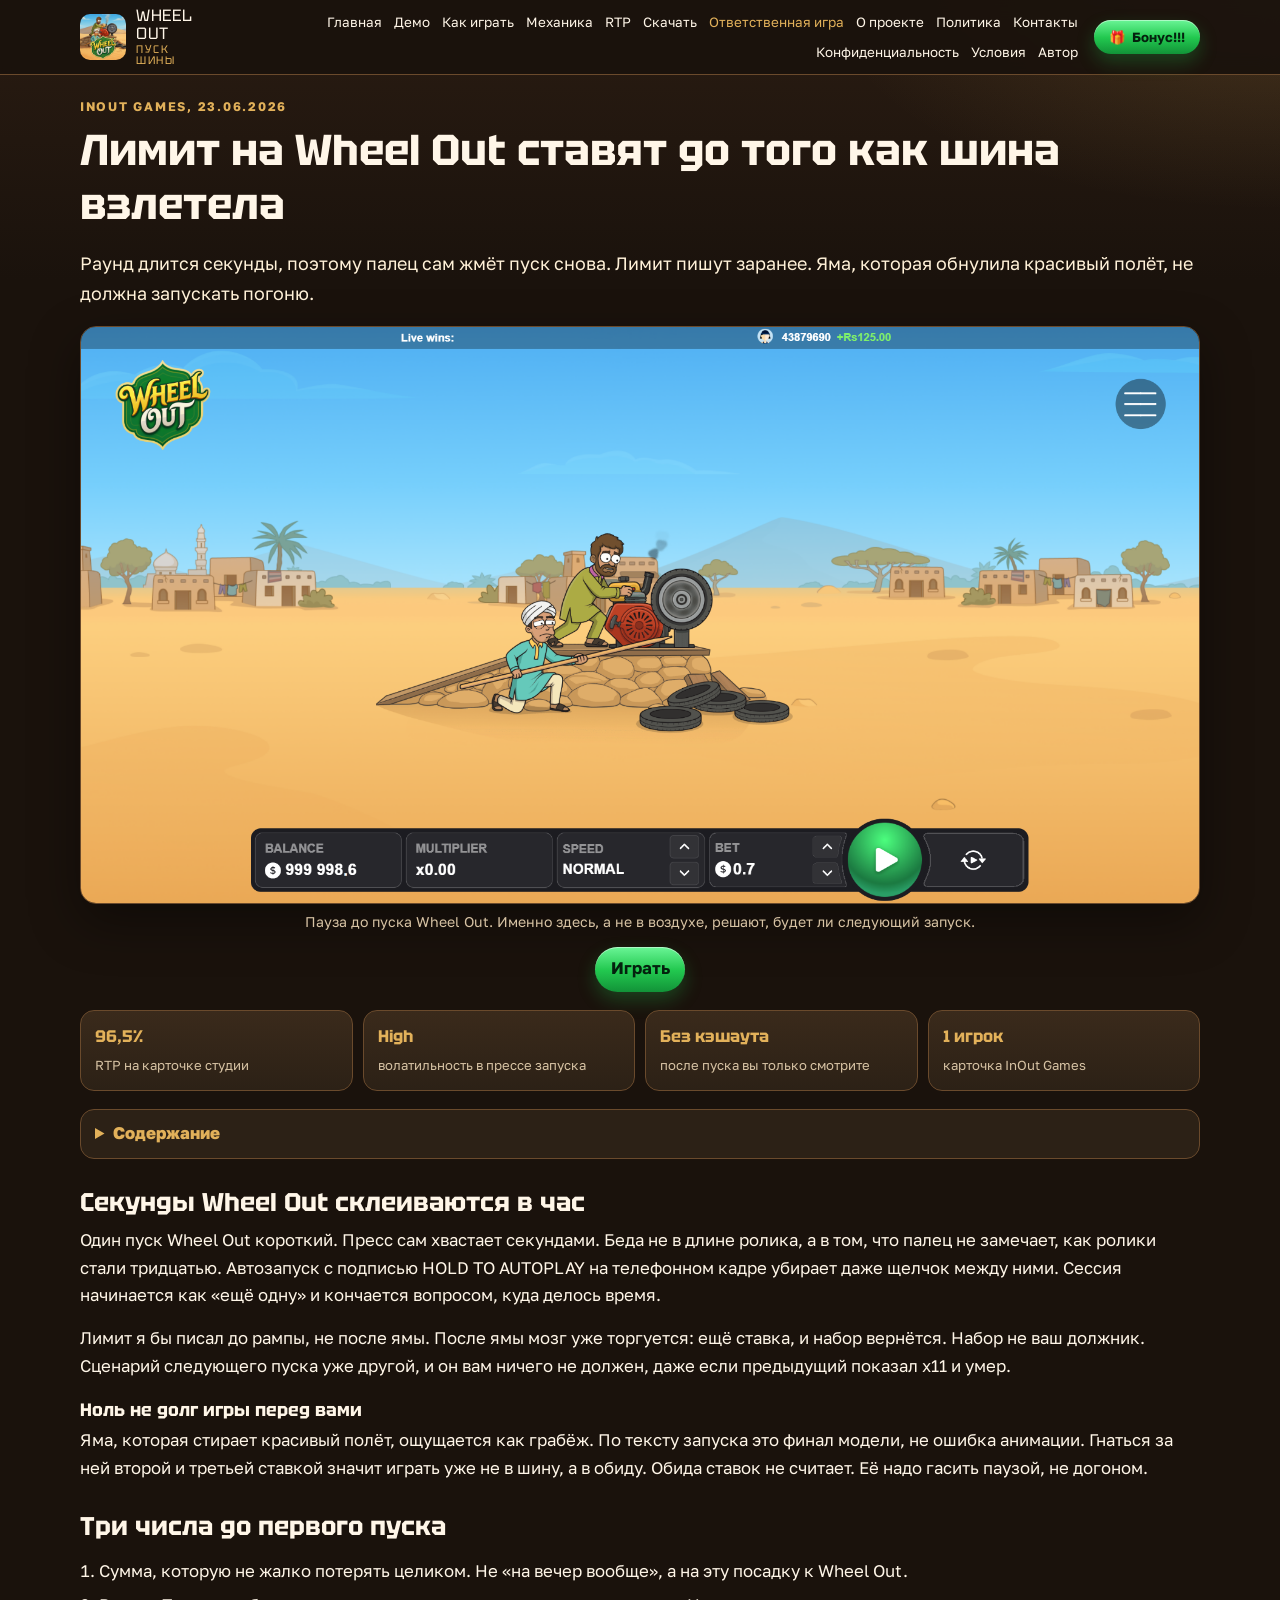
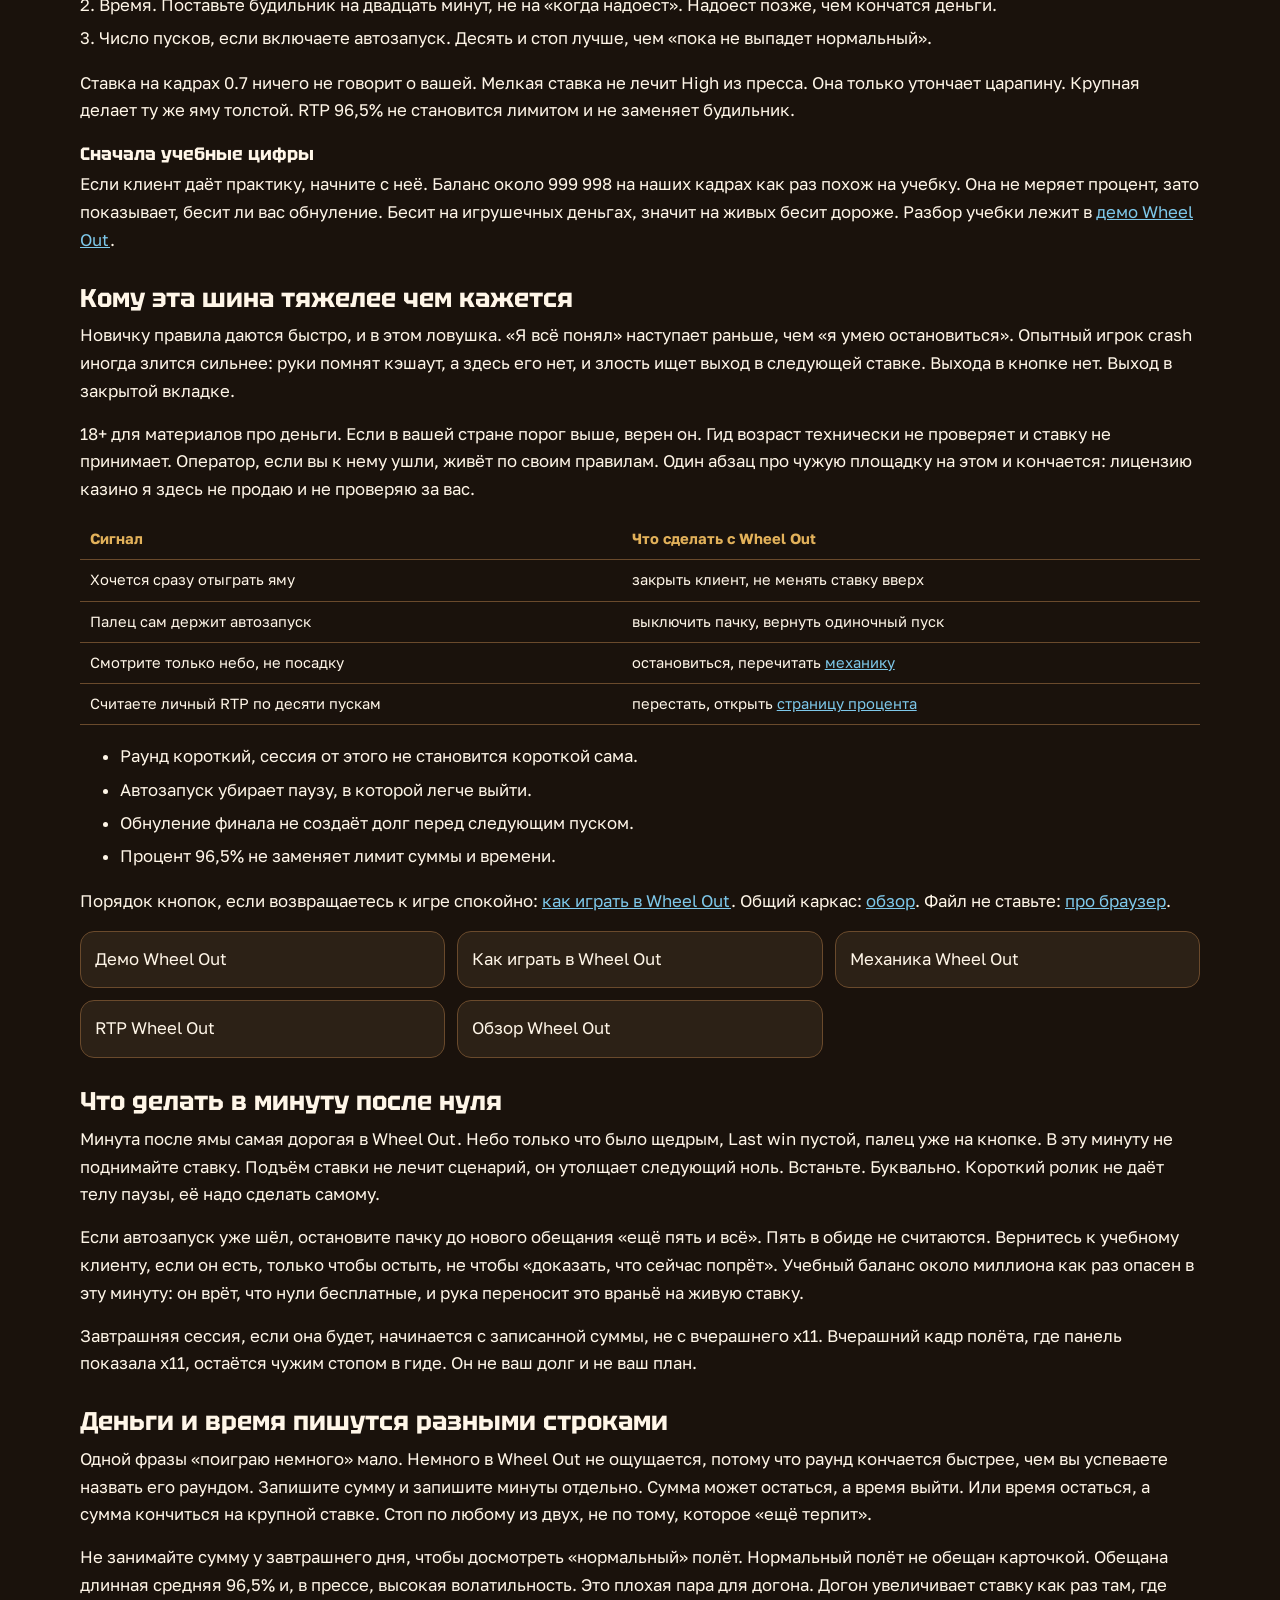
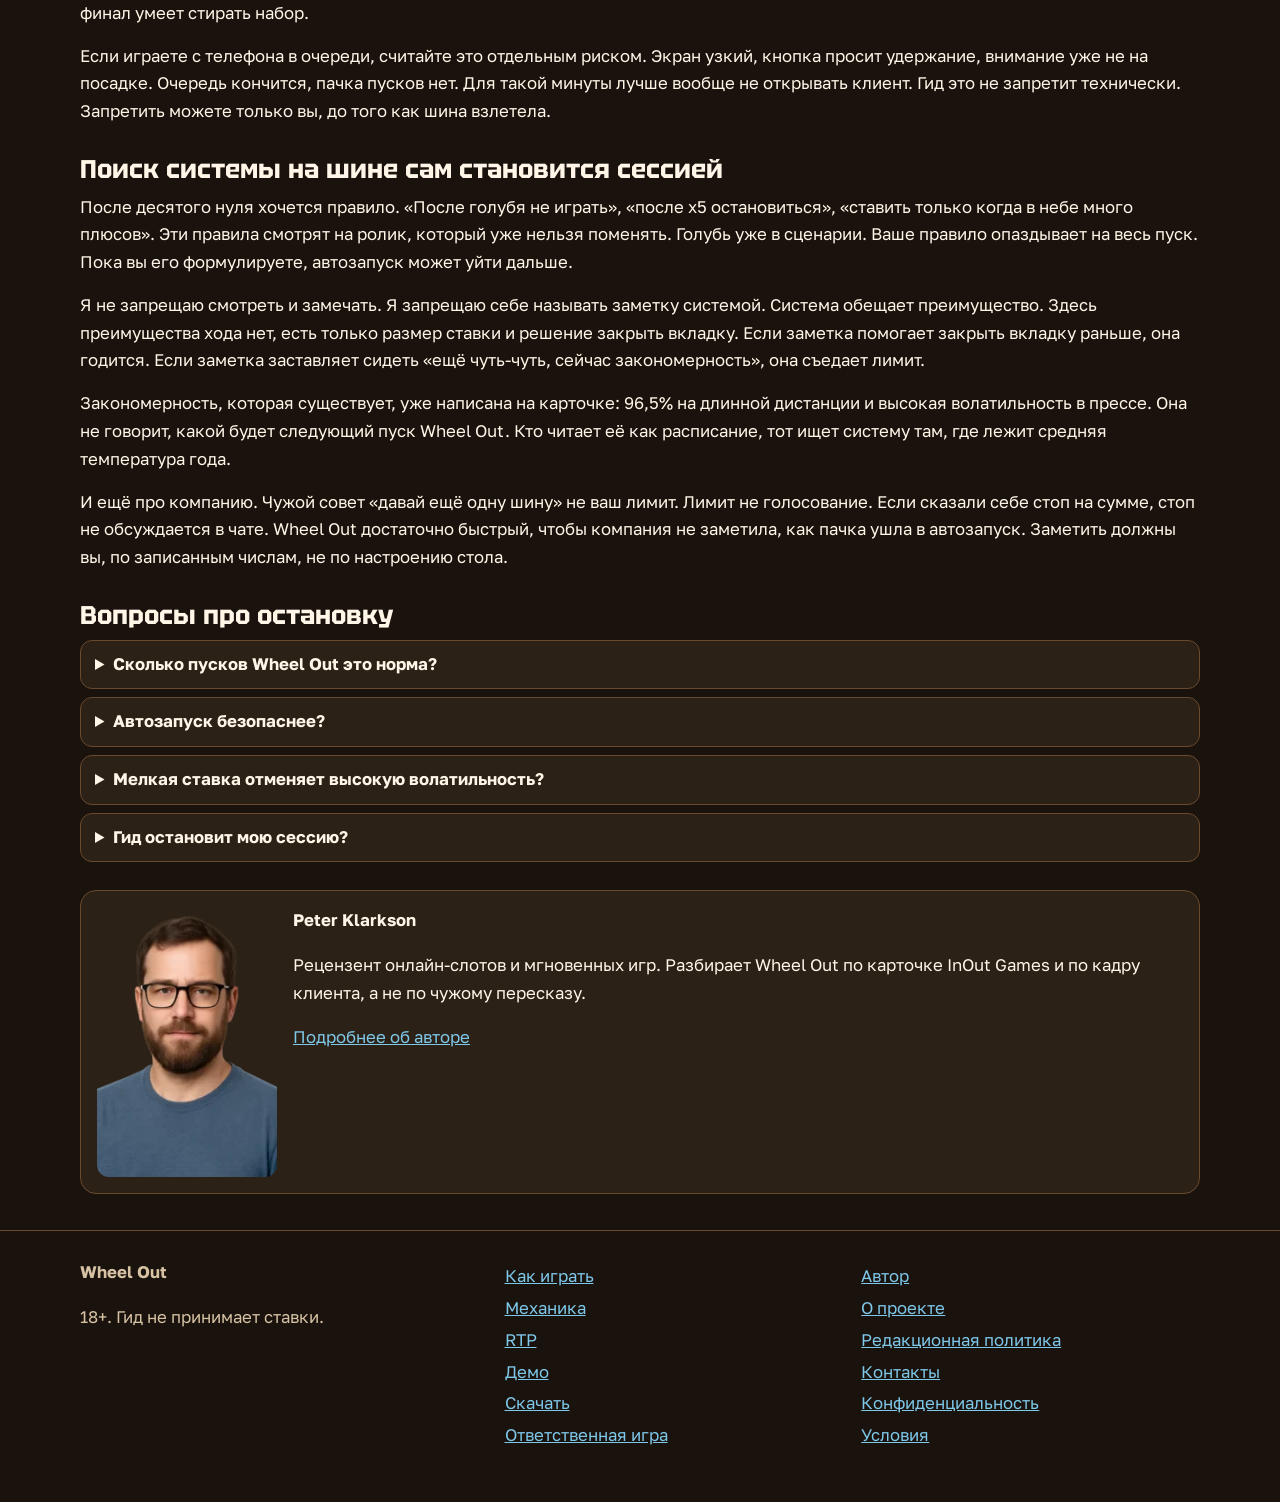
<file: responsible-play/index.html>
<!doctype html>
<html lang="ru-RU">
<head>
<meta charset="utf-8">
<meta name="viewport" content="width=device-width, initial-scale=1">
<title>Wheel Out - лимит сессии до следующего пуска</title>
<meta name="description" content="Раунды Wheel Out длятся секунды и легко склеиваются в час. Лимит суммы и времени ставят до пуска. Яма не создаёт долг на следующую шину и не лечится догоном.">
<link rel="canonical" href="https://wheelout.vercel.app/responsible-play/">
<link rel="alternate" href="https://wheelout.vercel.app/responsible-play/" hreflang="ru-RU">
<link rel="alternate" href="https://wheelout.vercel.app/responsible-play/" hreflang="x-default">
<meta property="og:locale" content="ru_RU">
<meta property="og:type" content="website">
<meta property="og:title" content="Wheel Out - лимит сессии до следующего пуска">
<meta property="og:description" content="Раунды Wheel Out длятся секунды и легко склеиваются в час. Лимит суммы и времени ставят до пуска. Яма не создаёт долг на следующую шину и не лечится догоном.">
<meta property="og:url" content="https://wheelout.vercel.app/responsible-play/">
<meta property="og:image" content="https://wheelout.vercel.app/assets/shots/launch.png">
<link rel="icon" href="/favicon.png" type="image/png">
<link rel="icon" type="image/png" href="/assets/favicon-32.png" sizes="32x32">
<link rel="apple-touch-icon" href="/assets/apple-touch-icon.png">
<link rel="manifest" href="/site.webmanifest">
<link rel="preconnect" href="https://fonts.googleapis.com">
<link rel="preconnect" href="https://fonts.gstatic.com" crossorigin>
<link href="https://fonts.googleapis.com/css2?family=Golos+Text:wght@400;600;700&family=Tektur:wght@600;700&display=swap" rel="stylesheet">
<link rel="stylesheet" href="/assets/site.css">
<script type="application/ld+json">{"@context":"https://schema.org","@graph":[{"@type":"WebSite","name":"Wheel Out","url":"https://wheelout.vercel.app/","inLanguage":"ru-RU"},{"@type":"WebPage","headline":"Лимит на Wheel Out ставят до того как шина взлетела","name":"Wheel Out - лимит сессии до следующего пуска","description":"Раунды Wheel Out длятся секунды и легко склеиваются в час. Лимит суммы и времени ставят до пуска. Яма не создаёт долг на следующую шину и не лечится догоном.","url":"https://wheelout.vercel.app/responsible-play/","inLanguage":"ru-RU","mainEntityOfPage":"https://wheelout.vercel.app/responsible-play/","image":"https://wheelout.vercel.app/assets/shots/launch.png","author":{"@type":"Person","name":"Peter Klarkson","sameAs":"https://www.linkedin.com/in/peter-klarkson-0b2413396/?locale=en_US"}},{"@type":"BreadcrumbList","itemListElement":[{"@type":"ListItem","position":1,"name":"Главная","item":"https://wheelout.vercel.app/"},{"@type":"ListItem","position":2,"name":"Ответственная игра","item":"https://wheelout.vercel.app/responsible-play/"}]},{"@type":"FAQPage","mainEntity":[{"@type":"Question","name":"Сколько пусков Wheel Out это норма?","acceptedAnswer":{"@type":"Answer","text":"Нормы в карточке нет. Норма та, которую вы записали до старта. Чужое «играй пока прёт» нормой не является."}},{"@type":"Question","name":"Автозапуск безопаснее?","acceptedAnswer":{"@type":"Answer","text":"Нет. Он быстрее склеивает те же сценарии и прячет паузу."}},{"@type":"Question","name":"Мелкая ставка отменяет высокую волатильность?","acceptedAnswer":{"@type":"Answer","text":"Нет. High из пресса остаётся. Меняется только цена одного нуля."}},{"@type":"Question","name":"Гид остановит мою сессию?","acceptedAnswer":{"@type":"Answer","text":"Нет. Гид не видит вашу кассу и не принимает ставку."}}]}]}</script>
</head>
<body>
<a class="skip-link" href="#content">К содержанию</a>
<header class="site-header">
  <div class="header-inner">
    <a class="brand" href="/"><img src="/assets/shots/logo.png" width="46" height="46" alt="Логотип Wheel Out на фоне пустыни"><span class="brand-name">WHEEL OUT<small>ПУСК ШИНЫ</small></span></a>
    <nav class="site-nav" aria-label="Основное меню"><a href="/">Главная</a><a href="/demo/">Демо</a><a href="/how-to-play/">Как играть</a><a href="/mechanics/">Механика</a><a href="/rtp/">RTP</a><a href="/download/">Скачать</a><a href="/responsible-play/" aria-current="page">Ответственная игра</a><a href="/about/">О проекте</a><a href="/editorial-policy/">Политика</a><a href="/contacts/">Контакты</a><a href="/privacy/">Конфиденциальность</a><a href="/terms/">Условия</a><a href="/avtor/">Автор</a></nav>
    <div class="header-right">
      <button class="btn btn-bonus sidebar-toggle" type="button" aria-controls="sidebar-drawer" aria-expanded="false"><span class="bonus-emoji" aria-hidden="true">🎁</span> Бонус!!!</button>
      <button class="btn menu-btn" type="button" aria-expanded="false" aria-label="Меню">☰</button>
    </div>
    <div class="m-row-actions">
      <button class="btn btn-bonus sidebar-toggle" type="button" aria-controls="sidebar-drawer" aria-expanded="false"><span class="bonus-emoji" aria-hidden="true">🎁</span> Бонус!!!</button>
      <button class="btn menu-btn" type="button" aria-expanded="false" aria-label="Меню">☰</button>
    </div>
  </div>
</header>
<main id="content" class="wrap">
  <p class="eyebrow">InOut Games, 23.06.2026</p>
  <h1>Лимит на Wheel Out ставят до того как шина взлетела</h1>
  <p class="lede">Раунд длится секунды, поэтому палец сам жмёт пуск снова. Лимит пишут заранее. Яма, которая обнулила красивый полёт, не должна запускать погоню.</p>
  <div class="lead-shot"><figure class="hero-shot"><img src="/assets/shots/launch.png" width="1843" height="949" alt="Wheel Out и пауза перед пуском: трамплин, шина и панель ставки ещё до старта раунда" fetchpriority="high"><figcaption>Пауза до пуска Wheel Out. Именно здесь, а не в воздухе, решают, будет ли следующий запуск.</figcaption></figure>
  <p class="play-cta"><a class="btn btn-ext btn-bonus" href="/go/" rel="nofollow sponsored noopener" target="_blank">Играть</a></p></div>
  <div class="specs">
    <div class="spec"><b>96,5%</b><span>RTP на карточке студии</span></div>
    <div class="spec"><b>High</b><span>волатильность в прессе запуска</span></div>
    <div class="spec"><b>Без кэшаута</b><span>после пуска вы только смотрите</span></div>
    <div class="spec"><b>1 игрок</b><span>карточка InOut Games</span></div>
  </div>
  <div class="simple-toc-details"><details><summary class="toc-summary">Содержание</summary><ul class="toc-list"><li><a href="#sekundy-klejatsya">Секунды Wheel Out склеиваются в час</a><ul><li><a href="#nol-ne-dolg">Ноль не долг игры перед вами</a></li></ul></li><li><a href="#do-puska">Три числа до первого пуска</a><ul><li><a href="#uchebka-snachala">Сначала учебные цифры</a></li></ul></li><li><a href="#komu-tyazhelo">Кому эта шина тяжелее чем кажется</a></li><li><a href="#posle-nulya">Что делать в минуту после нуля</a></li><li><a href="#dengi-i-vremya">Деньги и время пишутся разными строками</a></li><li><a href="#ne-sistema">Поиск системы на шине сам становится сессией</a></li><li><a href="#voprosy-limit">Вопросы про остановку</a></li></ul></details></div>
  <div class="prose"><h2 id="sekundy-klejatsya">Секунды Wheel Out склеиваются в час</h2>
<p>Один пуск Wheel Out короткий. Пресс сам хвастает секундами. Беда не в длине ролика, а в том, что палец не замечает, как ролики стали тридцатью. Автозапуск с подписью HOLD TO AUTOPLAY на телефонном кадре убирает даже щелчок между ними. Сессия начинается как «ещё одну» и кончается вопросом, куда делось время.</p>
<p>Лимит я бы писал до рампы, не после ямы. После ямы мозг уже торгуется: ещё ставка, и набор вернётся. Набор не ваш должник. Сценарий следующего пуска уже другой, и он вам ничего не должен, даже если предыдущий показал x11 и умер.</p>
<h3 id="nol-ne-dolg">Ноль не долг игры перед вами</h3>
<p>Яма, которая стирает красивый полёт, ощущается как грабёж. По тексту запуска это финал модели, не ошибка анимации. Гнаться за ней второй и третьей ставкой значит играть уже не в шину, а в обиду. Обида ставок не считает. Её надо гасить паузой, не догоном.</p>

<h2 id="do-puska">Три числа до первого пуска</h2>
<ol class="steps">
<li>Сумма, которую не жалко потерять целиком. Не «на вечер вообще», а на эту посадку к Wheel Out.</li>
<li>Время. Поставьте будильник на двадцать минут, не на «когда надоест». Надоест позже, чем кончатся деньги.</li>
<li>Число пусков, если включаете автозапуск. Десять и стоп лучше, чем «пока не выпадет нормальный».</li>
</ol>
<p>Ставка на кадрах 0.7 ничего не говорит о вашей. Мелкая ставка не лечит High из пресса. Она только утончает царапину. Крупная делает ту же яму толстой. RTP 96,5% не становится лимитом и не заменяет будильник.</p>
<h3 id="uchebka-snachala">Сначала учебные цифры</h3>
<p>Если клиент даёт практику, начните с неё. Баланс около 999 998 на наших кадрах как раз похож на учебку. Она не меряет процент, зато показывает, бесит ли вас обнуление. Бесит на игрушечных деньгах, значит на живых бесит дороже. Разбор учебки лежит в <a href="/demo/">демо Wheel Out</a>.</p>

<h2 id="komu-tyazhelo">Кому эта шина тяжелее чем кажется</h2>
<p>Новичку правила даются быстро, и в этом ловушка. «Я всё понял» наступает раньше, чем «я умею остановиться». Опытный игрок crash иногда злится сильнее: руки помнят кэшаут, а здесь его нет, и злость ищет выход в следующей ставке. Выхода в кнопке нет. Выход в закрытой вкладке.</p>
<p>18+ для материалов про деньги. Если в вашей стране порог выше, верен он. Гид возраст технически не проверяет и ставку не принимает. Оператор, если вы к нему ушли, живёт по своим правилам. Один абзац про чужую площадку на этом и кончается: лицензию казино я здесь не продаю и не проверяю за вас.</p>
<div class="table-scroll"><table>
<thead><tr><th>Сигнал</th><th>Что сделать с Wheel Out</th></tr></thead>
<tbody>
<tr><td>Хочется сразу отыграть яму</td><td>закрыть клиент, не менять ставку вверх</td></tr>
<tr><td>Палец сам держит автозапуск</td><td>выключить пачку, вернуть одиночный пуск</td></tr>
<tr><td>Смотрите только небо, не посадку</td><td>остановиться, перечитать <a href="/mechanics/">механику</a></td></tr>
<tr><td>Считаете личный RTP по десяти пускам</td><td>перестать, открыть <a href="/rtp/">страницу процента</a></td></tr>
</tbody>
</table></div>
<ul class="facts">
<li>Раунд короткий, сессия от этого не становится короткой сама.</li>
<li>Автозапуск убирает паузу, в которой легче выйти.</li>
<li>Обнуление финала не создаёт долг перед следующим пуском.</li>
<li>Процент 96,5% не заменяет лимит суммы и времени.</li>
</ul>
<p>Порядок кнопок, если возвращаетесь к игре спокойно: <a href="/how-to-play/">как играть в Wheel Out</a>. Общий каркас: <a href="/">обзор</a>. Файл не ставьте: <a href="/download/">про браузер</a>.</p>
<div class="related-grid">
<a class="related-card" href="/demo/">Демо Wheel Out</a>
<a class="related-card" href="/how-to-play/">Как играть в Wheel Out</a>
<a class="related-card" href="/mechanics/">Механика Wheel Out</a>
<a class="related-card" href="/rtp/">RTP Wheel Out</a>
<a class="related-card" href="/">Обзор Wheel Out</a>
</div>

<h2 id="posle-nulya">Что делать в минуту после нуля</h2>
<p>Минута после ямы самая дорогая в Wheel Out. Небо только что было щедрым, Last win пустой, палец уже на кнопке. В эту минуту не поднимайте ставку. Подъём ставки не лечит сценарий, он утолщает следующий ноль. Встаньте. Буквально. Короткий ролик не даёт телу паузы, её надо сделать самому.</p>
<p>Если автозапуск уже шёл, остановите пачку до нового обещания «ещё пять и всё». Пять в обиде не считаются. Вернитесь к учебному клиенту, если он есть, только чтобы остыть, не чтобы «доказать, что сейчас попрёт». Учебный баланс около миллиона как раз опасен в эту минуту: он врёт, что нули бесплатные, и рука переносит это враньё на живую ставку.</p>
<p>Завтрашняя сессия, если она будет, начинается с записанной суммы, не с вчерашнего x11. Вчерашний кадр полёта, где панель показала x11, остаётся чужим стопом в гиде. Он не ваш долг и не ваш план.</p>
<h2 id="dengi-i-vremya">Деньги и время пишутся разными строками</h2>
<p>Одной фразы «поиграю немного» мало. Немного в Wheel Out не ощущается, потому что раунд кончается быстрее, чем вы успеваете назвать его раундом. Запишите сумму и запишите минуты отдельно. Сумма может остаться, а время выйти. Или время остаться, а сумма кончиться на крупной ставке. Стоп по любому из двух, не по тому, которое «ещё терпит».</p>
<p>Не занимайте сумму у завтрашнего дня, чтобы досмотреть «нормальный» полёт. Нормальный полёт не обещан карточкой. Обещана длинная средняя 96,5% и, в прессе, высокая волатильность. Это плохая пара для догона. Догон увеличивает ставку как раз там, где финал умеет стирать набор.</p>
<p>Если играете с телефона в очереди, считайте это отдельным риском. Экран узкий, кнопка просит удержание, внимание уже не на посадке. Очередь кончится, пачка пусков нет. Для такой минуты лучше вообще не открывать клиент. Гид это не запретит технически. Запретить можете только вы, до того как шина взлетела.</p>
<h2 id="ne-sistema">Поиск системы на шине сам становится сессией</h2>
<p>После десятого нуля хочется правило. «После голубя не играть», «после x5 остановиться», «ставить только когда в небе много плюсов». Эти правила смотрят на ролик, который уже нельзя поменять. Голубь уже в сценарии. Ваше правило опаздывает на весь пуск. Пока вы его формулируете, автозапуск может уйти дальше.</p>
<p>Я не запрещаю смотреть и замечать. Я запрещаю себе называть заметку системой. Система обещает преимущество. Здесь преимущества хода нет, есть только размер ставки и решение закрыть вкладку. Если заметка помогает закрыть вкладку раньше, она годится. Если заметка заставляет сидеть «ещё чуть-чуть, сейчас закономерность», она съедает лимит.</p>
<p>Закономерность, которая существует, уже написана на карточке: 96,5% на длинной дистанции и высокая волатильность в прессе. Она не говорит, какой будет следующий пуск Wheel Out. Кто читает её как расписание, тот ищет систему там, где лежит средняя температура года.</p>
<p>И ещё про компанию. Чужой совет «давай ещё одну шину» не ваш лимит. Лимит не голосование. Если сказали себе стоп на сумме, стоп не обсуждается в чате. Wheel Out достаточно быстрый, чтобы компания не заметила, как пачка ушла в автозапуск. Заметить должны вы, по записанным числам, не по настроению стола.</p>
<h2 id="voprosy-limit">Вопросы про остановку</h2>
<div class="faq">
<details><summary>Сколько пусков Wheel Out это норма?</summary><p>Нормы в карточке нет. Норма та, которую вы записали до старта. Чужое «играй пока прёт» нормой не является.</p></details>
<details><summary>Автозапуск безопаснее?</summary><p>Нет. Он быстрее склеивает те же сценарии и прячет паузу.</p></details>
<details><summary>Мелкая ставка отменяет высокую волатильность?</summary><p>Нет. High из пресса остаётся. Меняется только цена одного нуля.</p></details>
<details><summary>Гид остановит мою сессию?</summary><p>Нет. Гид не видит вашу кассу и не принимает ставку.</p></details>
</div>
</div>
  <aside class="author-box page-buttom"><img src="/assets/author/peter-klarkson.webp" width="180" height="180" alt="Peter Klarkson, автор разборов мгновенных игр"><div><b>Peter Klarkson</b><p>Рецензент онлайн-слотов и мгновенных игр. Разбирает Wheel Out по карточке InOut Games и по кадру клиента, а не по чужому пересказу.</p><p><a href="/avtor/">Подробнее об авторе</a></p></div></aside>
</main>
<footer class="site-footer"><div class="wrap footer-grid">
  <div><b>Wheel Out</b><p>18+. Гид не принимает ставки.</p></div>
  <div><a href="/how-to-play/">Как играть</a><a href="/mechanics/">Механика</a><a href="/rtp/">RTP</a><a href="/demo/">Демо</a><a href="/download/">Скачать</a><a href="/responsible-play/">Ответственная игра</a></div>
  <div><a href="/avtor/">Автор</a><a href="/about/">О проекте</a><a href="/editorial-policy/">Редакционная политика</a><a href="/contacts/">Контакты</a><a href="/privacy/">Конфиденциальность</a><a href="/terms/">Условия</a></div>
</div></footer>
<div id="sidebar-drawer">
  <div class="drawer-backdrop" data-close></div>
  <aside class="drawer-panel" role="dialog" aria-modal="true" aria-labelledby="drawer-title">
    <button class="btn drawer-close" type="button" data-close>Закрыть</button>
    <h2 id="drawer-title">Предложения</h2>
    <div class="drawer-offers">
    <article class="casino-row"><h3>1win</h3><p>Партнёрский переход к игре. Промокод на этой сборке не указан.</p><p><a class="btn btn-ext" href="/go/" rel="nofollow sponsored noopener" target="_blank">Играть на 1win</a></p></article>
    <article class="casino-row"><h3>Pokerdom</h3><p>Отдельный партнёрский переход. Промокод на этой сборке не указан.</p><p><a class="btn btn-ext" href="/pokerd/" rel="nofollow sponsored noopener" target="_blank">Играть на Pokerdom</a></p></article>
  </div>
  </aside>
</div>
<script src="/assets/site.js" defer></script>
</body>
</html>
</file>
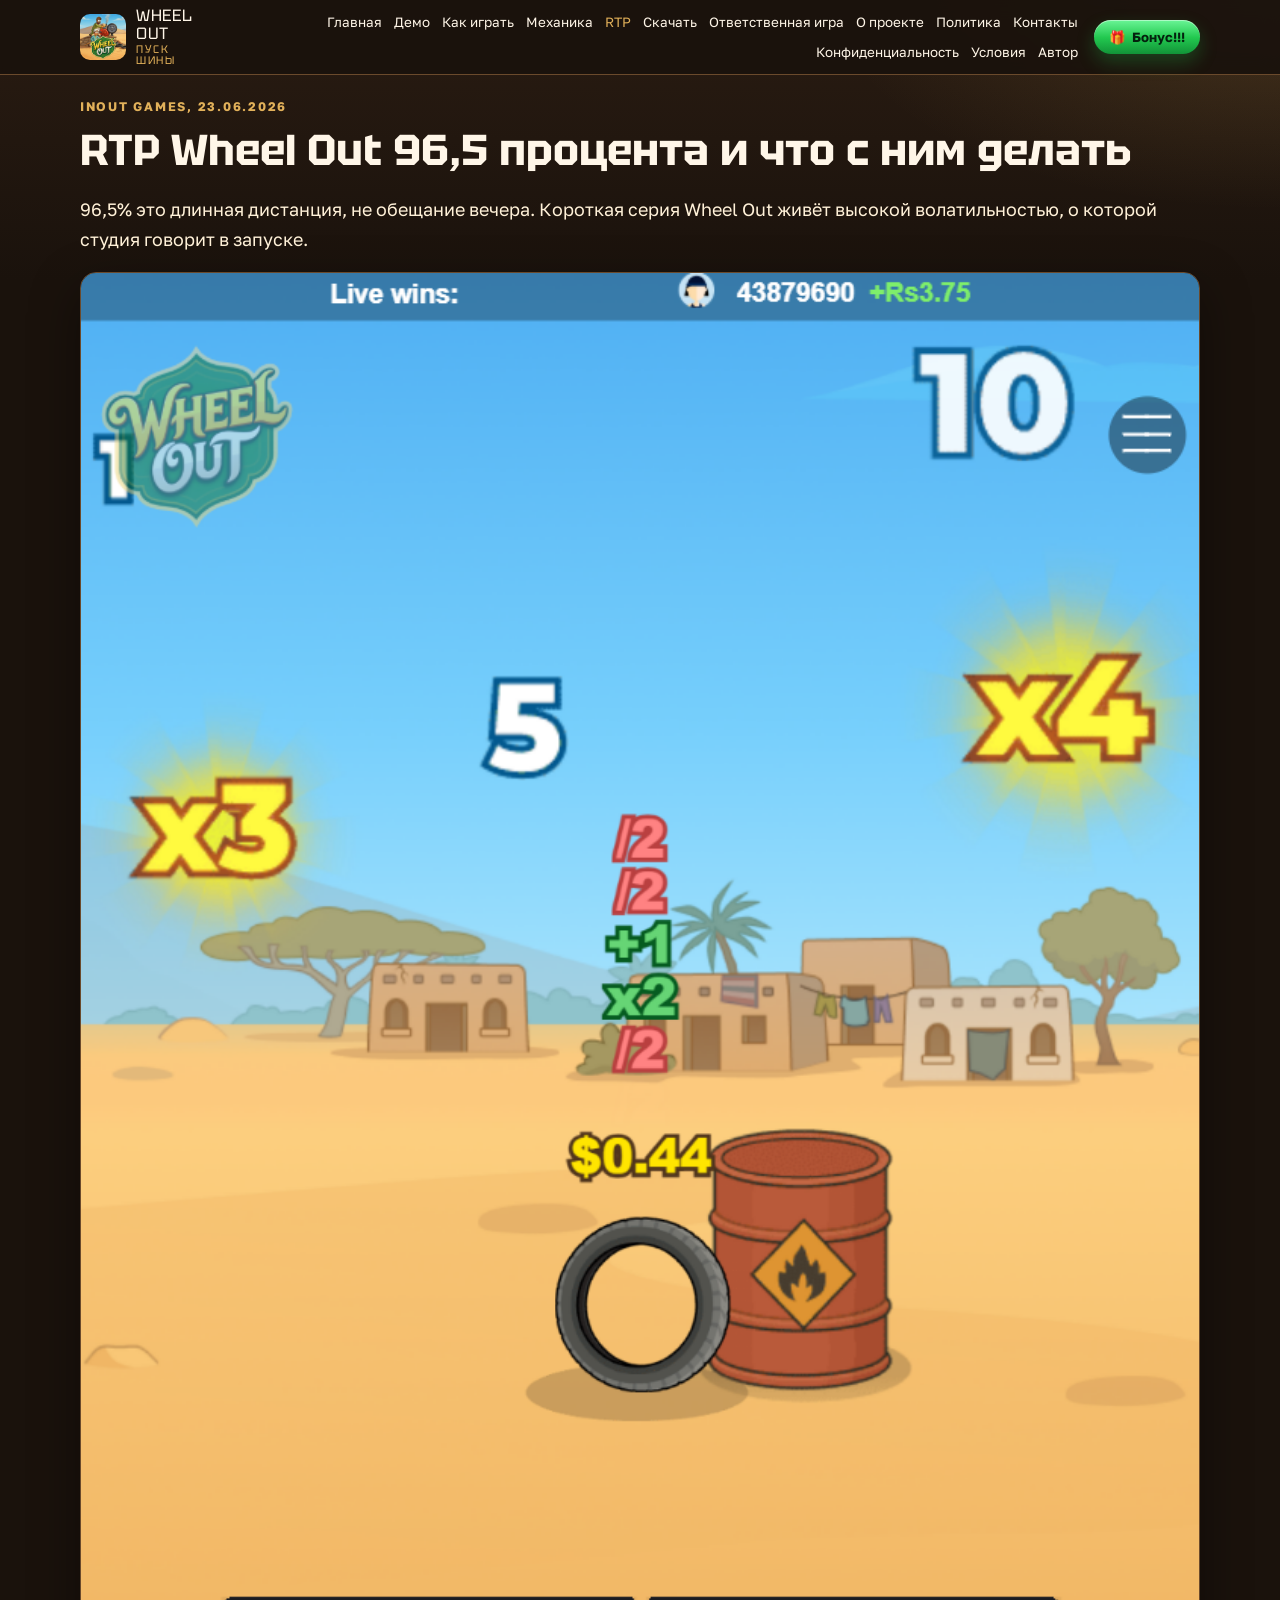
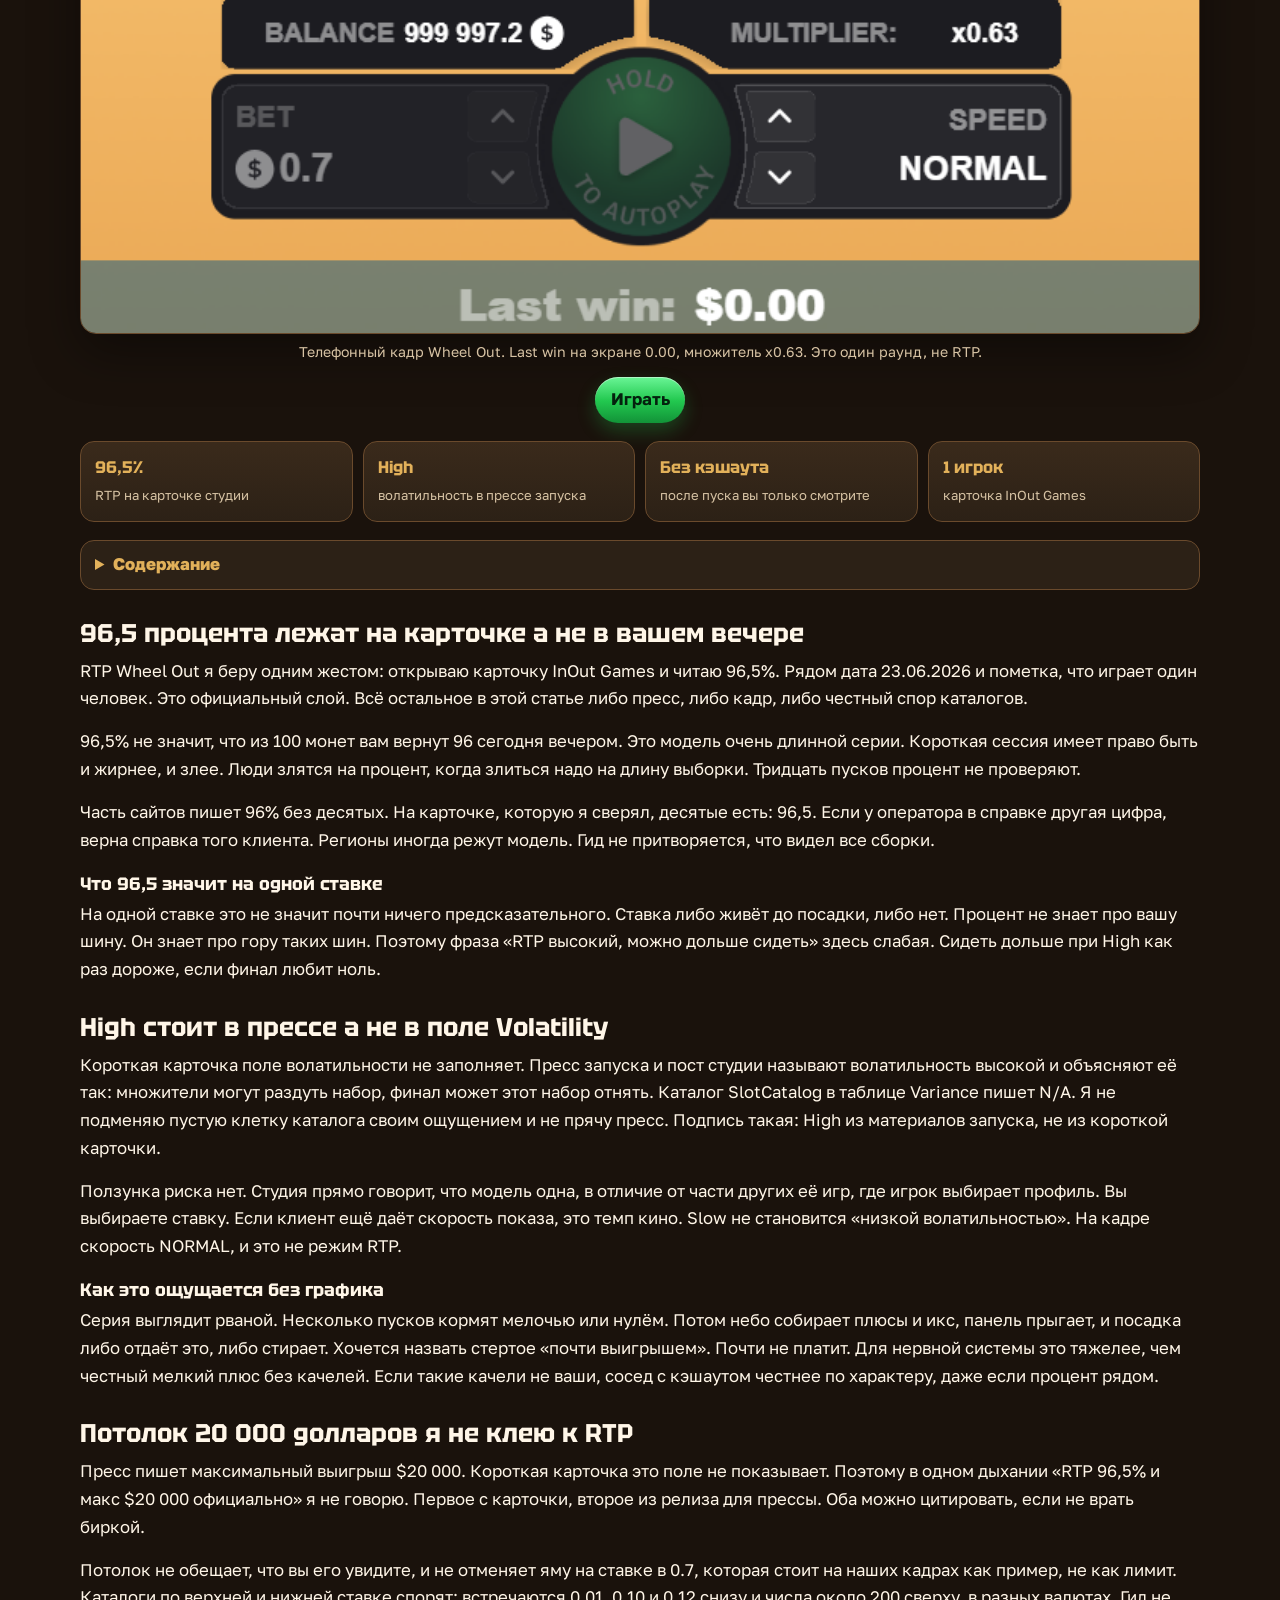
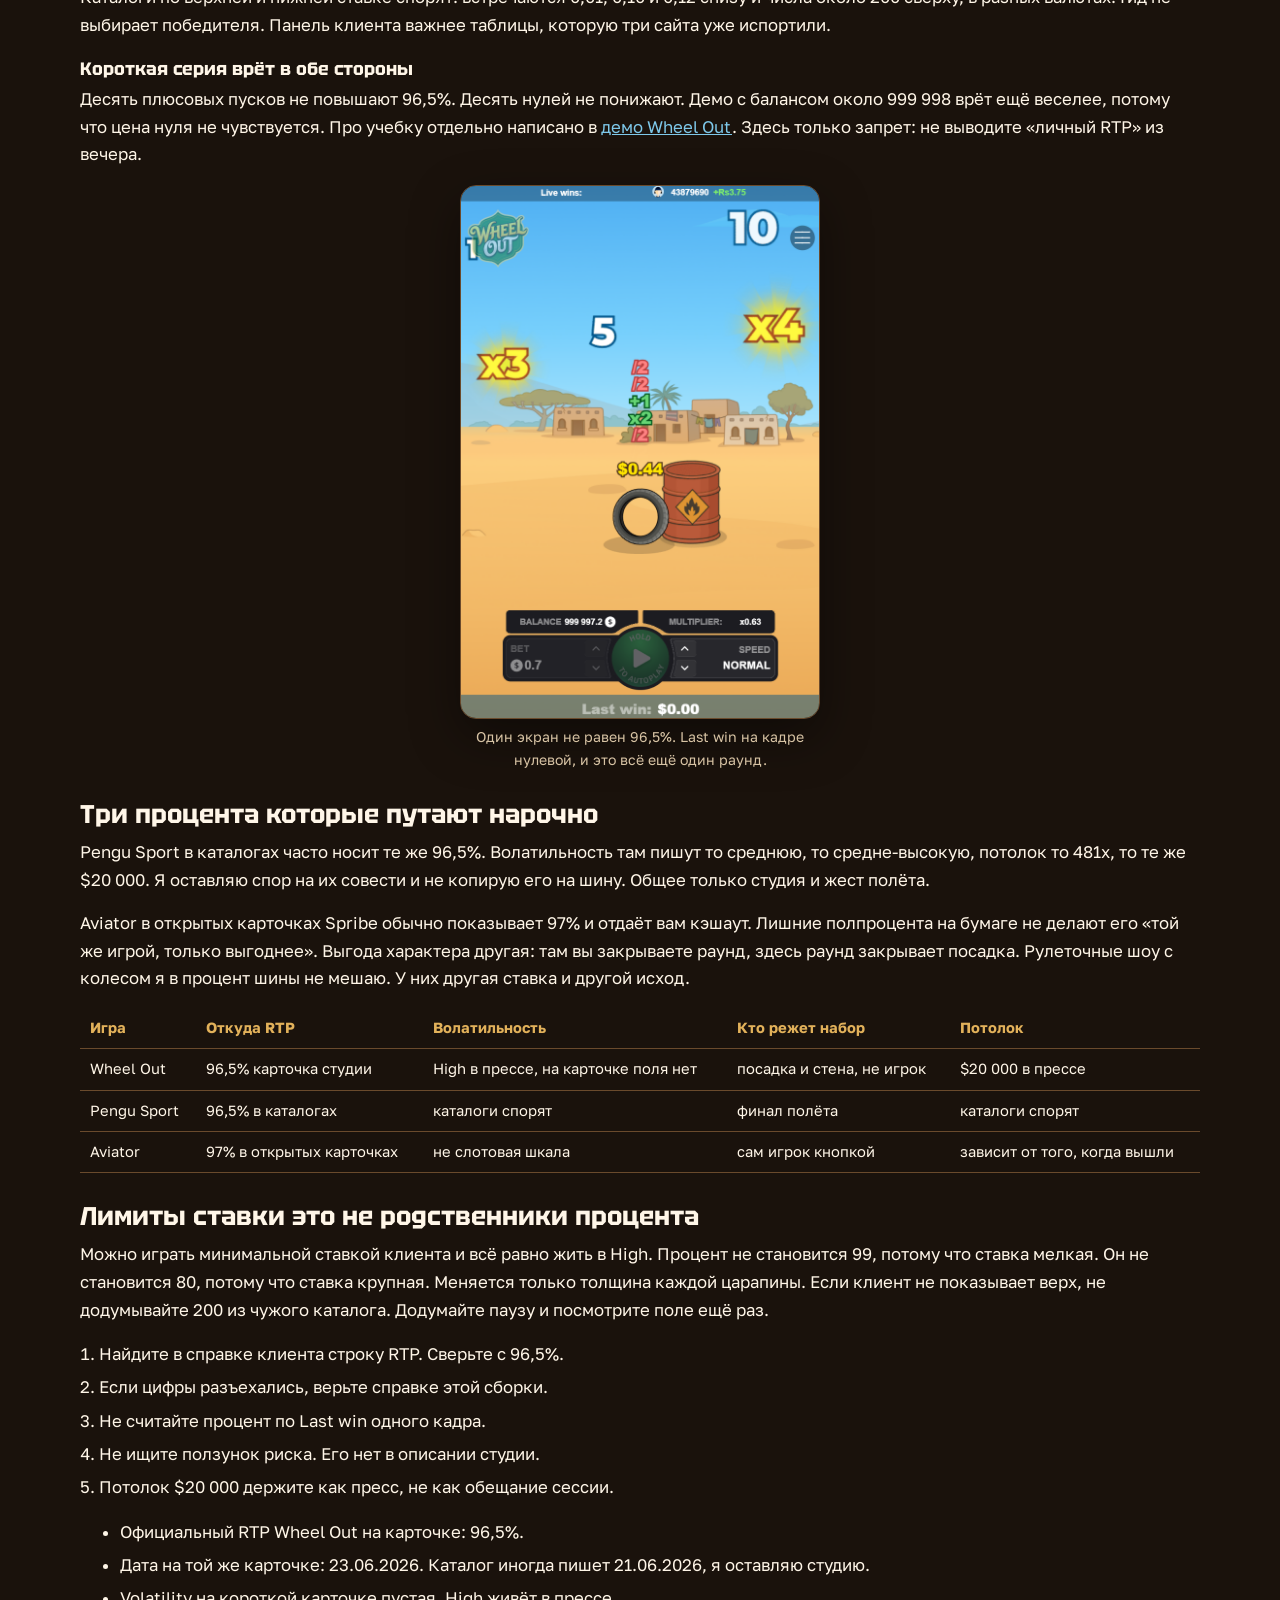
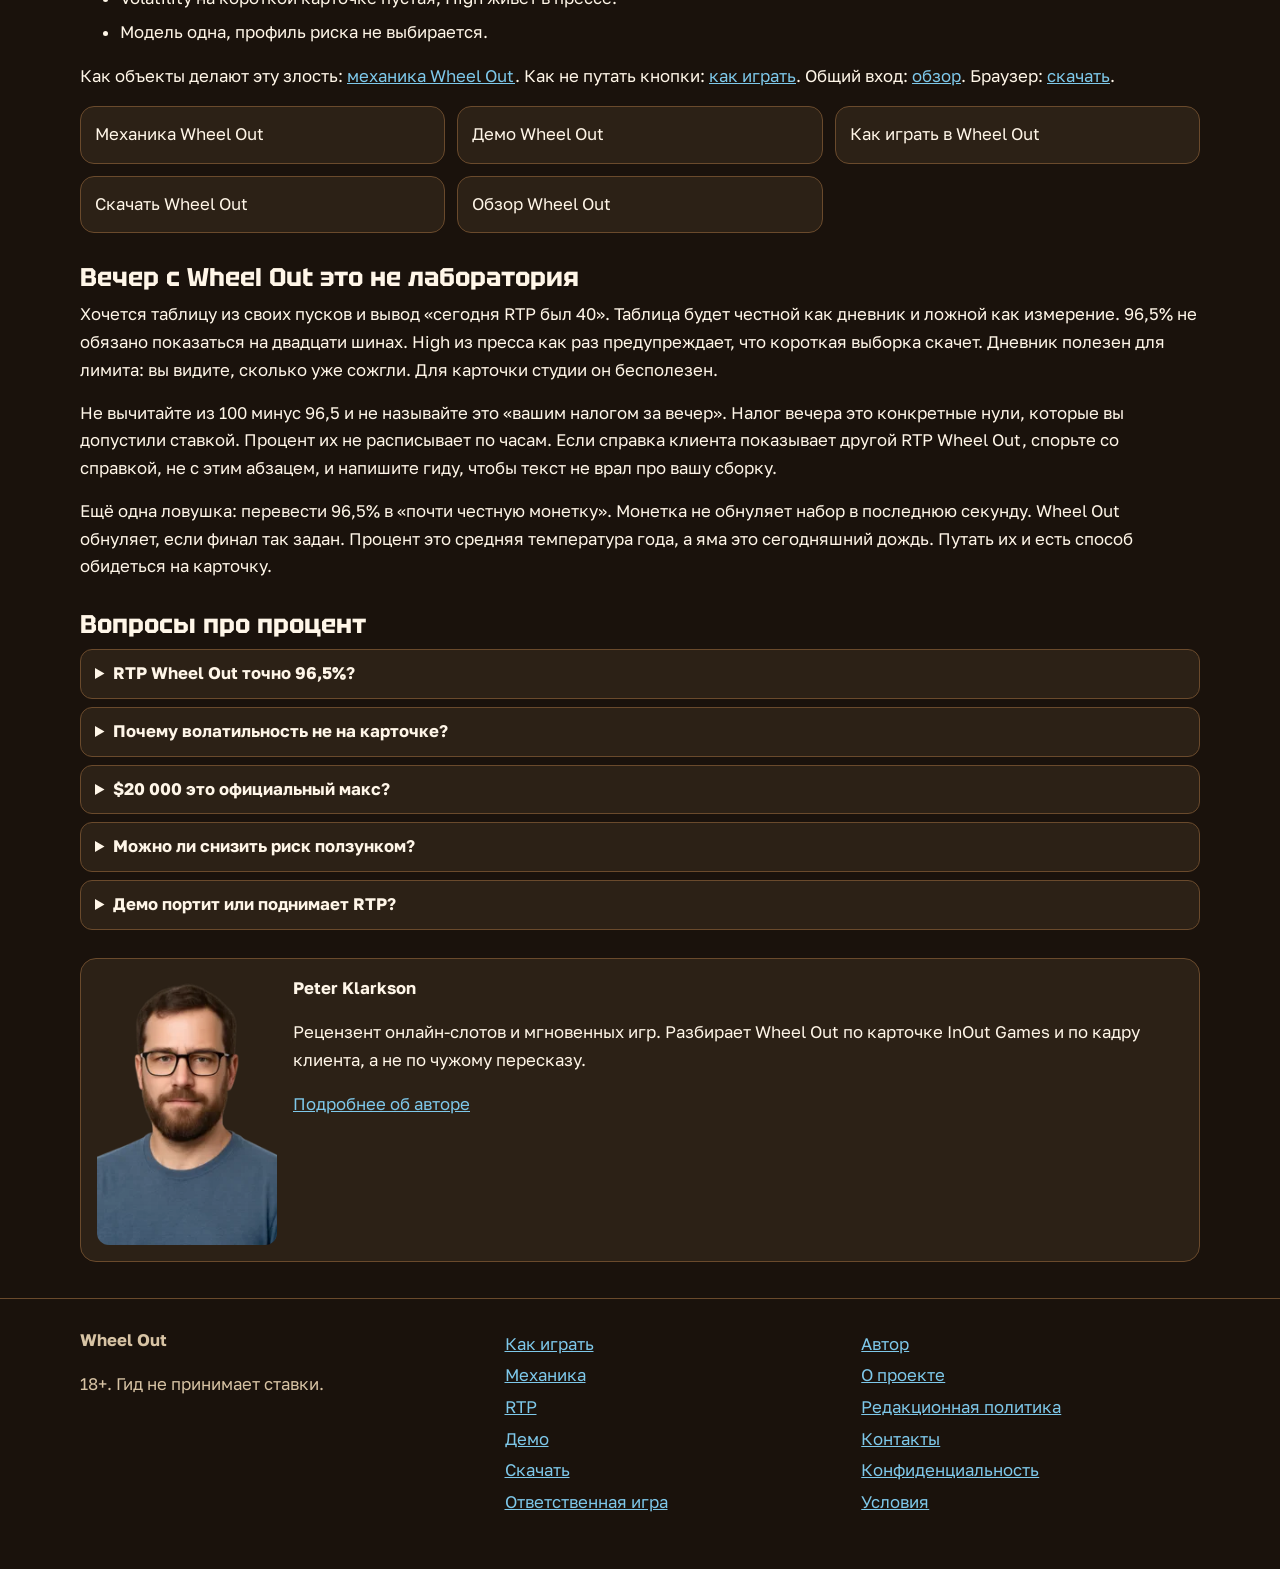
<file: rtp/index.html>
<!doctype html>
<html lang="ru-RU">
<head>
<meta charset="utf-8">
<meta name="viewport" content="width=device-width, initial-scale=1">
<title>Wheel Out RTP 96,5% - High в прессе, не в вечере</title>
<meta name="description" content="RTP Wheel Out на карточке InOut Games равен 96,5%. High и потолок $20 000 стоят в прессе запуска, не в короткой карточке. Ползунка риска нет.">
<link rel="canonical" href="https://wheelout.vercel.app/rtp/">
<link rel="alternate" href="https://wheelout.vercel.app/rtp/" hreflang="ru-RU">
<link rel="alternate" href="https://wheelout.vercel.app/rtp/" hreflang="x-default">
<meta property="og:locale" content="ru_RU">
<meta property="og:type" content="website">
<meta property="og:title" content="Wheel Out RTP 96,5% - High в прессе, не в вечере">
<meta property="og:description" content="RTP Wheel Out на карточке InOut Games равен 96,5%. High и потолок $20 000 стоят в прессе запуска, не в короткой карточке. Ползунка риска нет.">
<meta property="og:url" content="https://wheelout.vercel.app/rtp/">
<meta property="og:image" content="https://wheelout.vercel.app/assets/shots/mobile.png">
<link rel="icon" href="/favicon.png" type="image/png">
<link rel="icon" type="image/png" href="/assets/favicon-32.png" sizes="32x32">
<link rel="apple-touch-icon" href="/assets/apple-touch-icon.png">
<link rel="manifest" href="/site.webmanifest">
<link rel="preconnect" href="https://fonts.googleapis.com">
<link rel="preconnect" href="https://fonts.gstatic.com" crossorigin>
<link href="https://fonts.googleapis.com/css2?family=Golos+Text:wght@400;600;700&family=Tektur:wght@600;700&display=swap" rel="stylesheet">
<link rel="stylesheet" href="/assets/site.css">
<script type="application/ld+json">{"@context":"https://schema.org","@graph":[{"@type":"WebSite","name":"Wheel Out","url":"https://wheelout.vercel.app/","inLanguage":"ru-RU"},{"@type":"WebPage","headline":"RTP Wheel Out 96,5 процента и что с ним делать","name":"Wheel Out RTP 96,5% - High в прессе, не в вечере","description":"RTP Wheel Out на карточке InOut Games равен 96,5%. High и потолок $20 000 стоят в прессе запуска, не в короткой карточке. Ползунка риска нет.","url":"https://wheelout.vercel.app/rtp/","inLanguage":"ru-RU","mainEntityOfPage":"https://wheelout.vercel.app/rtp/","image":"https://wheelout.vercel.app/assets/shots/mobile.png","author":{"@type":"Person","name":"Peter Klarkson","sameAs":"https://www.linkedin.com/in/peter-klarkson-0b2413396/?locale=en_US"}},{"@type":"BreadcrumbList","itemListElement":[{"@type":"ListItem","position":1,"name":"Главная","item":"https://wheelout.vercel.app/"},{"@type":"ListItem","position":2,"name":"RTP","item":"https://wheelout.vercel.app/rtp/"}]},{"@type":"FAQPage","mainEntity":[{"@type":"Question","name":"RTP Wheel Out точно 96,5%?","acceptedAnswer":{"@type":"Answer","text":"Так написано на карточке InOut Games. Если справка вашего клиента другая, верна она."}},{"@type":"Question","name":"Почему волатильность не на карточке?","acceptedAnswer":{"@type":"Answer","text":"Поля Volatility там нет. High стоит в пресс-релизе и в посте студии. Каталог в одной таблице пишет N/A."}},{"@type":"Question","name":"$20 000 это официальный макс?","acceptedAnswer":{"@type":"Answer","text":"Это цифра пресса запуска. На короткой карточке её нет. Гид так и разделяет."}},{"@type":"Question","name":"Можно ли снизить риск ползунком?","acceptedAnswer":{"@type":"Answer","text":"Нет. Студия описывает одну модель. Меняется ставка и, в каталогах, скорость показа."}},{"@type":"Question","name":"Демо портит или поднимает RTP?","acceptedAnswer":{"@type":"Answer","text":"Ни то ни другое. Учебные пуски не переписывают карточку."}}]}]}</script>
</head>
<body>
<a class="skip-link" href="#content">К содержанию</a>
<header class="site-header">
  <div class="header-inner">
    <a class="brand" href="/"><img src="/assets/shots/logo.png" width="46" height="46" alt="Логотип Wheel Out на фоне пустыни"><span class="brand-name">WHEEL OUT<small>ПУСК ШИНЫ</small></span></a>
    <nav class="site-nav" aria-label="Основное меню"><a href="/">Главная</a><a href="/demo/">Демо</a><a href="/how-to-play/">Как играть</a><a href="/mechanics/">Механика</a><a href="/rtp/" aria-current="page">RTP</a><a href="/download/">Скачать</a><a href="/responsible-play/">Ответственная игра</a><a href="/about/">О проекте</a><a href="/editorial-policy/">Политика</a><a href="/contacts/">Контакты</a><a href="/privacy/">Конфиденциальность</a><a href="/terms/">Условия</a><a href="/avtor/">Автор</a></nav>
    <div class="header-right">
      <button class="btn btn-bonus sidebar-toggle" type="button" aria-controls="sidebar-drawer" aria-expanded="false"><span class="bonus-emoji" aria-hidden="true">🎁</span> Бонус!!!</button>
      <button class="btn menu-btn" type="button" aria-expanded="false" aria-label="Меню">☰</button>
    </div>
    <div class="m-row-actions">
      <button class="btn btn-bonus sidebar-toggle" type="button" aria-controls="sidebar-drawer" aria-expanded="false"><span class="bonus-emoji" aria-hidden="true">🎁</span> Бонус!!!</button>
      <button class="btn menu-btn" type="button" aria-expanded="false" aria-label="Меню">☰</button>
    </div>
  </div>
</header>
<main id="content" class="wrap">
  <p class="eyebrow">InOut Games, 23.06.2026</p>
  <h1>RTP Wheel Out 96,5 процента и что с ним делать</h1>
  <p class="lede">96,5% это длинная дистанция, не обещание вечера. Короткая серия Wheel Out живёт высокой волатильностью, о которой студия говорит в запуске.</p>
  <div class="lead-shot"><figure class="hero-shot"><img src="/assets/shots/mobile.png" width="738" height="1096" alt="Wheel Out RTP на телефоне: шина у бочки, множитель x0.63 и строка Last win 0.00" fetchpriority="high"><figcaption>Телефонный кадр Wheel Out. Last win на экране 0.00, множитель x0.63. Это один раунд, не RTP.</figcaption></figure>
  <p class="play-cta"><a class="btn btn-ext btn-bonus" href="/go/" rel="nofollow sponsored noopener" target="_blank">Играть</a></p></div>
  <div class="specs">
    <div class="spec"><b>96,5%</b><span>RTP на карточке студии</span></div>
    <div class="spec"><b>High</b><span>волатильность в прессе запуска</span></div>
    <div class="spec"><b>Без кэшаута</b><span>после пуска вы только смотрите</span></div>
    <div class="spec"><b>1 игрок</b><span>карточка InOut Games</span></div>
  </div>
  <div class="simple-toc-details"><details><summary class="toc-summary">Содержание</summary><ul class="toc-list"><li><a href="#cifra-s-kartochki">96,5 процента лежат на карточке а не в вашем вечере</a><ul><li><a href="#chto-eto-v-stavke">Что 96,5 значит на одной ставке</a></li></ul></li><li><a href="#high-ne-na-kartochke">High стоит в прессе а не в поле Volatility</a><ul><li><a href="#kak-high-vyglyadit">Как это ощущается без графика</a></li></ul></li><li><a href="#potolok">Потолок 20 000 долларов я не клею к RTP</a><ul><li><a href="#korotkaya-seriya">Короткая серия врёт в обе стороны</a></li></ul></li><li><a href="#sosedi-rtp">Три процента которые путают нарочно</a></li><li><a href="#limity-ne-rtp">Лимиты ставки это не родственники процента</a></li><li><a href="#vecher-ne-laboratoriya">Вечер с Wheel Out это не лаборатория</a></li><li><a href="#voprosy-rtp">Вопросы про процент</a></li></ul></details></div>
  <div class="prose"><h2 id="cifra-s-kartochki">96,5 процента лежат на карточке а не в вашем вечере</h2>
<p>RTP Wheel Out я беру одним жестом: открываю карточку InOut Games и читаю 96,5%. Рядом дата 23.06.2026 и пометка, что играет один человек. Это официальный слой. Всё остальное в этой статье либо пресс, либо кадр, либо честный спор каталогов.</p>
<p>96,5% не значит, что из 100 монет вам вернут 96 сегодня вечером. Это модель очень длинной серии. Короткая сессия имеет право быть и жирнее, и злее. Люди злятся на процент, когда злиться надо на длину выборки. Тридцать пусков процент не проверяют.</p>
<p>Часть сайтов пишет 96% без десятых. На карточке, которую я сверял, десятые есть: 96,5. Если у оператора в справке другая цифра, верна справка того клиента. Регионы иногда режут модель. Гид не притворяется, что видел все сборки.</p>
<h3 id="chto-eto-v-stavke">Что 96,5 значит на одной ставке</h3>
<p>На одной ставке это не значит почти ничего предсказательного. Ставка либо живёт до посадки, либо нет. Процент не знает про вашу шину. Он знает про гору таких шин. Поэтому фраза «RTP высокий, можно дольше сидеть» здесь слабая. Сидеть дольше при High как раз дороже, если финал любит ноль.</p>

<h2 id="high-ne-na-kartochke">High стоит в прессе а не в поле Volatility</h2>
<p>Короткая карточка поле волатильности не заполняет. Пресс запуска и пост студии называют волатильность высокой и объясняют её так: множители могут раздуть набор, финал может этот набор отнять. Каталог SlotCatalog в таблице Variance пишет N/A. Я не подменяю пустую клетку каталога своим ощущением и не прячу пресс. Подпись такая: High из материалов запуска, не из короткой карточки.</p>
<p>Ползунка риска нет. Студия прямо говорит, что модель одна, в отличие от части других её игр, где игрок выбирает профиль. Вы выбираете ставку. Если клиент ещё даёт скорость показа, это темп кино. Slow не становится «низкой волатильностью». На кадре скорость NORMAL, и это не режим RTP.</p>
<h3 id="kak-high-vyglyadit">Как это ощущается без графика</h3>
<p>Серия выглядит рваной. Несколько пусков кормят мелочью или нулём. Потом небо собирает плюсы и икс, панель прыгает, и посадка либо отдаёт это, либо стирает. Хочется назвать стертое «почти выигрышем». Почти не платит. Для нервной системы это тяжелее, чем честный мелкий плюс без качелей. Если такие качели не ваши, сосед с кэшаутом честнее по характеру, даже если процент рядом.</p>

<h2 id="potolok">Потолок 20 000 долларов я не клею к RTP</h2>
<p>Пресс пишет максимальный выигрыш $20 000. Короткая карточка это поле не показывает. Поэтому в одном дыхании «RTP 96,5% и макс $20 000 официально» я не говорю. Первое с карточки, второе из релиза для прессы. Оба можно цитировать, если не врать биркой.</p>
<p>Потолок не обещает, что вы его увидите, и не отменяет яму на ставке в 0.7, которая стоит на наших кадрах как пример, не как лимит. Каталоги по верхней и нижней ставке спорят: встречаются 0,01, 0,10 и 0,12 снизу и числа около 200 сверху, в разных валютах. Гид не выбирает победителя. Панель клиента важнее таблицы, которую три сайта уже испортили.</p>
<h3 id="korotkaya-seriya">Короткая серия врёт в обе стороны</h3>
<p>Десять плюсовых пусков не повышают 96,5%. Десять нулей не понижают. Демо с балансом около 999 998 врёт ещё веселее, потому что цена нуля не чувствуется. Про учебку отдельно написано в <a href="/demo/">демо Wheel Out</a>. Здесь только запрет: не выводите «личный RTP» из вечера.</p>

<figure class="editorial-shot tall"><img src="/assets/shots/mobile.png" width="738" height="1096" alt="Один раунд Wheel Out на телефоне с множителем x0.63 и Last win 0.00, это не замер RTP" loading="lazy"><figcaption>Один экран не равен 96,5%. Last win на кадре нулевой, и это всё ещё один раунд.</figcaption></figure>

<h2 id="sosedi-rtp">Три процента которые путают нарочно</h2>
<p>Pengu Sport в каталогах часто носит те же 96,5%. Волатильность там пишут то среднюю, то средне-высокую, потолок то 481x, то те же $20 000. Я оставляю спор на их совести и не копирую его на шину. Общее только студия и жест полёта.</p>
<p>Aviator в открытых карточках Spribe обычно показывает 97% и отдаёт вам кэшаут. Лишние полпроцента на бумаге не делают его «той же игрой, только выгоднее». Выгода характера другая: там вы закрываете раунд, здесь раунд закрывает посадка. Рулеточные шоу с колесом я в процент шины не мешаю. У них другая ставка и другой исход.</p>
<div class="table-scroll"><table>
<thead><tr><th>Игра</th><th>Откуда RTP</th><th>Волатильность</th><th>Кто режет набор</th><th>Потолок</th></tr></thead>
<tbody>
<tr><td>Wheel Out</td><td>96,5% карточка студии</td><td>High в прессе, на карточке поля нет</td><td>посадка и стена, не игрок</td><td>$20 000 в прессе</td></tr>
<tr><td>Pengu Sport</td><td>96,5% в каталогах</td><td>каталоги спорят</td><td>финал полёта</td><td>каталоги спорят</td></tr>
<tr><td>Aviator</td><td>97% в открытых карточках</td><td>не слотовая шкала</td><td>сам игрок кнопкой</td><td>зависит от того, когда вышли</td></tr>
</tbody>
</table></div>

<h2 id="limity-ne-rtp">Лимиты ставки это не родственники процента</h2>
<p>Можно играть минимальной ставкой клиента и всё равно жить в High. Процент не становится 99, потому что ставка мелкая. Он не становится 80, потому что ставка крупная. Меняется только толщина каждой царапины. Если клиент не показывает верх, не додумывайте 200 из чужого каталога. Додумайте паузу и посмотрите поле ещё раз.</p>
<ol class="steps">
<li>Найдите в справке клиента строку RTP. Сверьте с 96,5%.</li>
<li>Если цифры разъехались, верьте справке этой сборки.</li>
<li>Не считайте процент по Last win одного кадра.</li>
<li>Не ищите ползунок риска. Его нет в описании студии.</li>
<li>Потолок $20 000 держите как пресс, не как обещание сессии.</li>
</ol>
<ul class="facts">
<li>Официальный RTP Wheel Out на карточке: 96,5%.</li>
<li>Дата на той же карточке: 23.06.2026. Каталог иногда пишет 21.06.2026, я оставляю студию.</li>
<li>Volatility на короткой карточке пустая, High живёт в прессе.</li>
<li>Модель одна, профиль риска не выбирается.</li>
</ul>
<p>Как объекты делают эту злость: <a href="/mechanics/">механика Wheel Out</a>. Как не путать кнопки: <a href="/how-to-play/">как играть</a>. Общий вход: <a href="/">обзор</a>. Браузер: <a href="/download/">скачать</a>.</p>
<div class="related-grid">
<a class="related-card" href="/mechanics/">Механика Wheel Out</a>
<a class="related-card" href="/demo/">Демо Wheel Out</a>
<a class="related-card" href="/how-to-play/">Как играть в Wheel Out</a>
<a class="related-card" href="/download/">Скачать Wheel Out</a>
<a class="related-card" href="/">Обзор Wheel Out</a>
</div>

<h2 id="vecher-ne-laboratoriya">Вечер с Wheel Out это не лаборатория</h2>
<p>Хочется таблицу из своих пусков и вывод «сегодня RTP был 40». Таблица будет честной как дневник и ложной как измерение. 96,5% не обязано показаться на двадцати шинах. High из пресса как раз предупреждает, что короткая выборка скачет. Дневник полезен для лимита: вы видите, сколько уже сожгли. Для карточки студии он бесполезен.</p>
<p>Не вычитайте из 100 минус 96,5 и не называйте это «вашим налогом за вечер». Налог вечера это конкретные нули, которые вы допустили ставкой. Процент их не расписывает по часам. Если справка клиента показывает другой RTP Wheel Out, спорьте со справкой, не с этим абзацем, и напишите гиду, чтобы текст не врал про вашу сборку.</p>
<p>Ещё одна ловушка: перевести 96,5% в «почти честную монетку». Монетка не обнуляет набор в последнюю секунду. Wheel Out обнуляет, если финал так задан. Процент это средняя температура года, а яма это сегодняшний дождь. Путать их и есть способ обидеться на карточку.</p>
<h2 id="voprosy-rtp">Вопросы про процент</h2>
<div class="faq">
<details><summary>RTP Wheel Out точно 96,5%?</summary><p>Так написано на карточке InOut Games. Если справка вашего клиента другая, верна она.</p></details>
<details><summary>Почему волатильность не на карточке?</summary><p>Поля Volatility там нет. High стоит в пресс-релизе и в посте студии. Каталог в одной таблице пишет N/A.</p></details>
<details><summary>$20 000 это официальный макс?</summary><p>Это цифра пресса запуска. На короткой карточке её нет. Гид так и разделяет.</p></details>
<details><summary>Можно ли снизить риск ползунком?</summary><p>Нет. Студия описывает одну модель. Меняется ставка и, в каталогах, скорость показа.</p></details>
<details><summary>Демо портит или поднимает RTP?</summary><p>Ни то ни другое. Учебные пуски не переписывают карточку.</p></details>
</div>
</div>
  <aside class="author-box page-buttom"><img src="/assets/author/peter-klarkson.webp" width="180" height="180" alt="Peter Klarkson, автор разборов мгновенных игр"><div><b>Peter Klarkson</b><p>Рецензент онлайн-слотов и мгновенных игр. Разбирает Wheel Out по карточке InOut Games и по кадру клиента, а не по чужому пересказу.</p><p><a href="/avtor/">Подробнее об авторе</a></p></div></aside>
</main>
<footer class="site-footer"><div class="wrap footer-grid">
  <div><b>Wheel Out</b><p>18+. Гид не принимает ставки.</p></div>
  <div><a href="/how-to-play/">Как играть</a><a href="/mechanics/">Механика</a><a href="/rtp/">RTP</a><a href="/demo/">Демо</a><a href="/download/">Скачать</a><a href="/responsible-play/">Ответственная игра</a></div>
  <div><a href="/avtor/">Автор</a><a href="/about/">О проекте</a><a href="/editorial-policy/">Редакционная политика</a><a href="/contacts/">Контакты</a><a href="/privacy/">Конфиденциальность</a><a href="/terms/">Условия</a></div>
</div></footer>
<div id="sidebar-drawer">
  <div class="drawer-backdrop" data-close></div>
  <aside class="drawer-panel" role="dialog" aria-modal="true" aria-labelledby="drawer-title">
    <button class="btn drawer-close" type="button" data-close>Закрыть</button>
    <h2 id="drawer-title">Предложения</h2>
    <div class="drawer-offers">
    <article class="casino-row"><h3>1win</h3><p>Партнёрский переход к игре. Промокод на этой сборке не указан.</p><p><a class="btn btn-ext" href="/go/" rel="nofollow sponsored noopener" target="_blank">Играть на 1win</a></p></article>
    <article class="casino-row"><h3>Pokerdom</h3><p>Отдельный партнёрский переход. Промокод на этой сборке не указан.</p><p><a class="btn btn-ext" href="/pokerd/" rel="nofollow sponsored noopener" target="_blank">Играть на Pokerdom</a></p></article>
  </div>
  </aside>
</div>
<script src="/assets/site.js" defer></script>
</body>
</html>
</file>
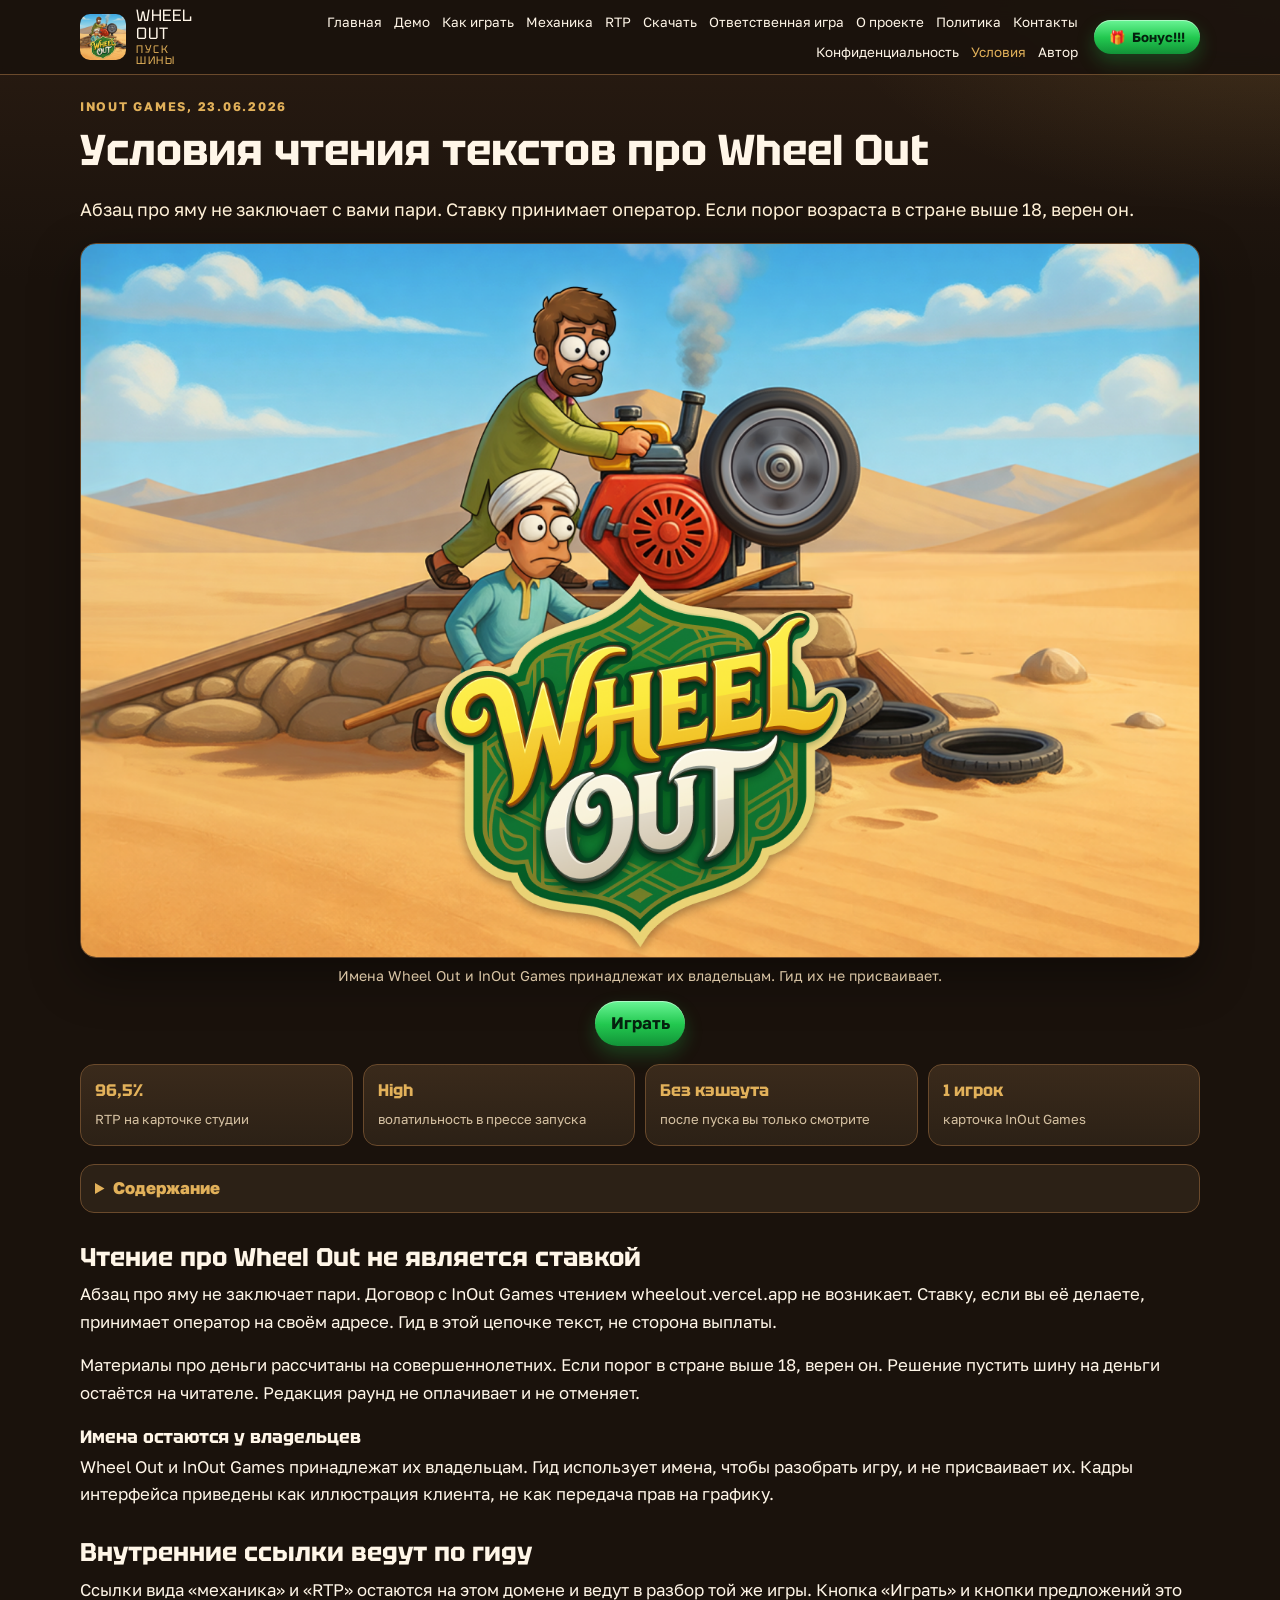
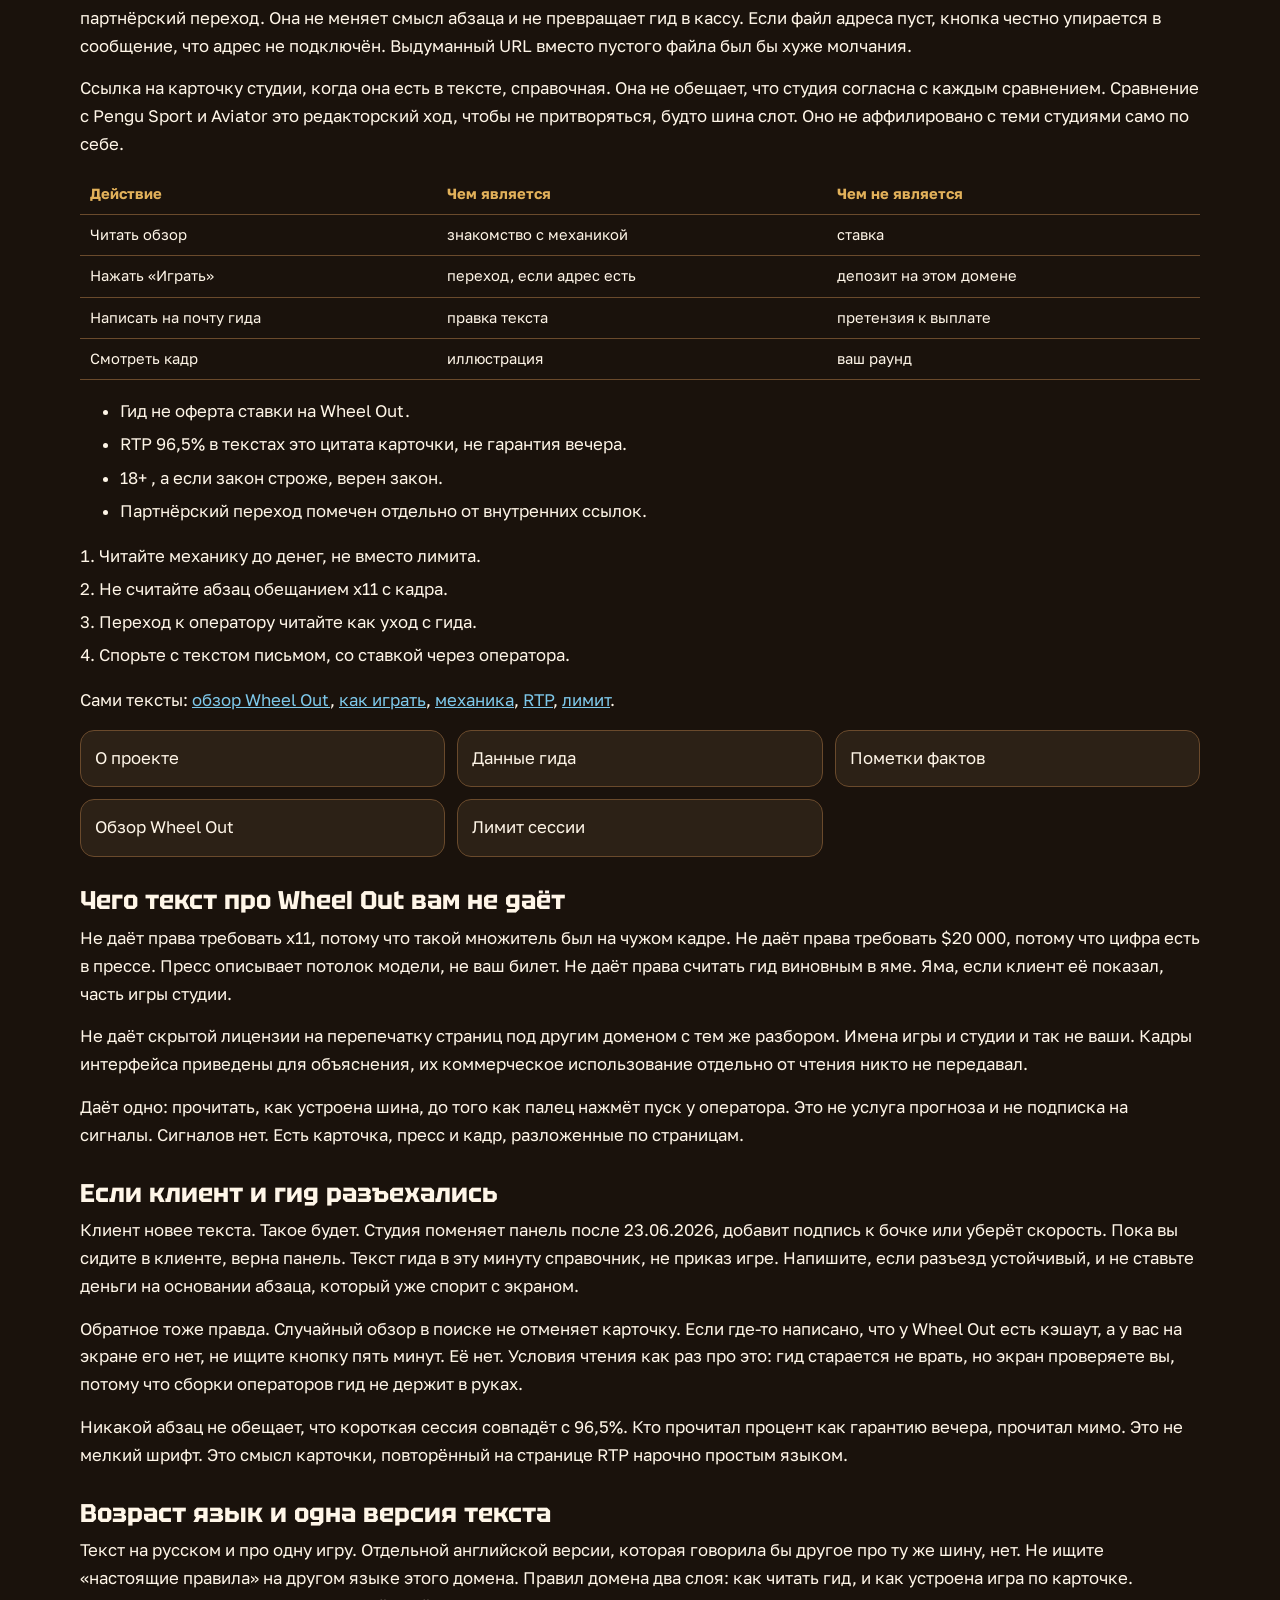
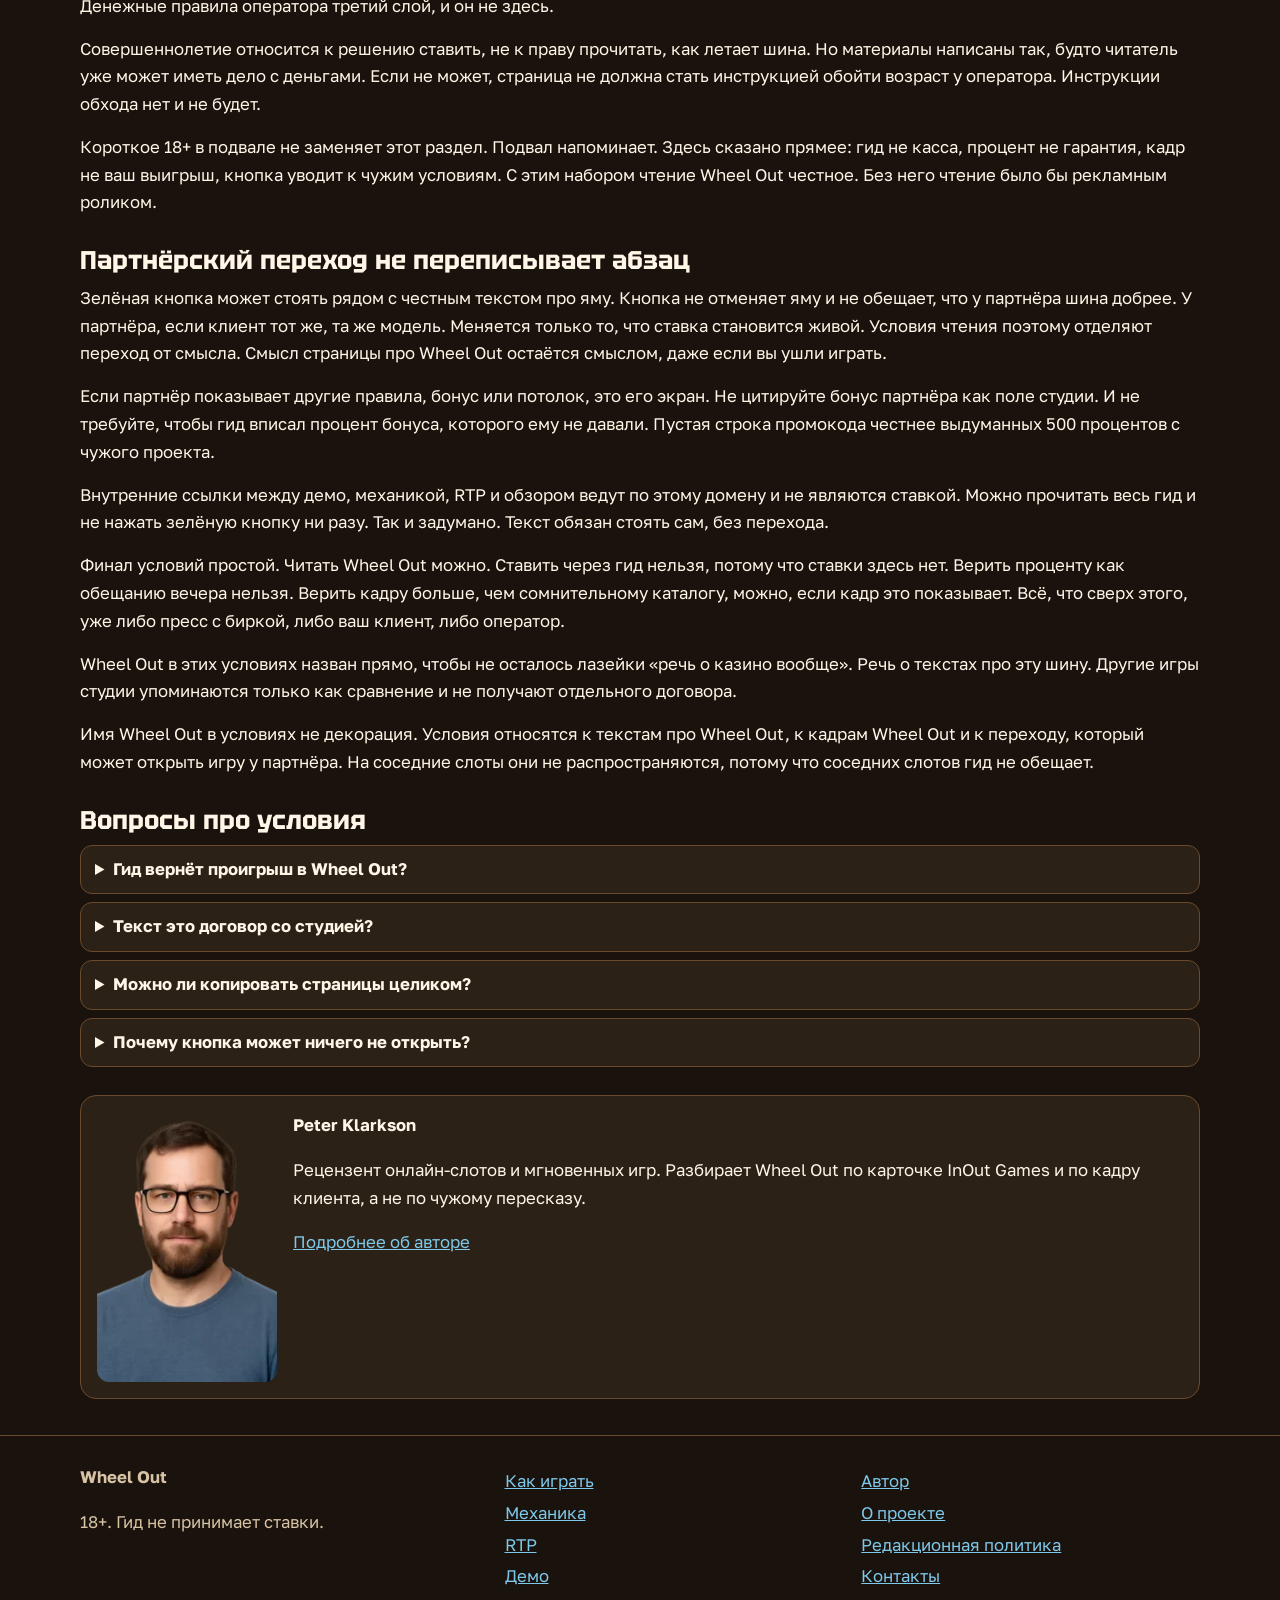
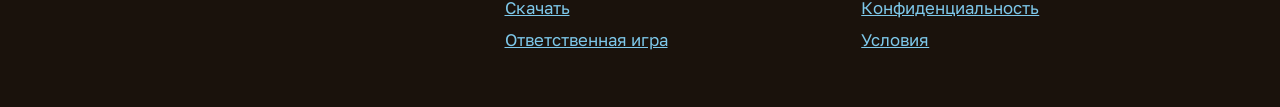
<file: terms/index.html>
<!doctype html>
<html lang="ru-RU">
<head>
<meta charset="utf-8">
<meta name="viewport" content="width=device-width, initial-scale=1">
<title>Условия чтения гида Wheel Out - это не ставка</title>
<meta name="description" content="Чтение текстов про Wheel Out не ставка и не договор с InOut Games. Деньги принимает оператор после перехода. Материалы рассчитаны на совершеннолетних.">
<link rel="canonical" href="https://wheelout.vercel.app/terms/">
<link rel="alternate" href="https://wheelout.vercel.app/terms/" hreflang="ru-RU">
<link rel="alternate" href="https://wheelout.vercel.app/terms/" hreflang="x-default">
<meta property="og:locale" content="ru_RU">
<meta property="og:type" content="website">
<meta property="og:title" content="Условия чтения гида Wheel Out - это не ставка">
<meta property="og:description" content="Чтение текстов про Wheel Out не ставка и не договор с InOut Games. Деньги принимает оператор после перехода. Материалы рассчитаны на совершеннолетних.">
<meta property="og:url" content="https://wheelout.vercel.app/terms/">
<meta property="og:image" content="https://wheelout.vercel.app/assets/shots/logo.png">
<link rel="icon" href="/favicon.png" type="image/png">
<link rel="icon" type="image/png" href="/assets/favicon-32.png" sizes="32x32">
<link rel="apple-touch-icon" href="/assets/apple-touch-icon.png">
<link rel="manifest" href="/site.webmanifest">
<link rel="preconnect" href="https://fonts.googleapis.com">
<link rel="preconnect" href="https://fonts.gstatic.com" crossorigin>
<link href="https://fonts.googleapis.com/css2?family=Golos+Text:wght@400;600;700&family=Tektur:wght@600;700&display=swap" rel="stylesheet">
<link rel="stylesheet" href="/assets/site.css">
<script type="application/ld+json">{"@context":"https://schema.org","@graph":[{"@type":"WebSite","name":"Wheel Out","url":"https://wheelout.vercel.app/","inLanguage":"ru-RU"},{"@type":"WebPage","headline":"Условия чтения текстов про Wheel Out","name":"Условия чтения гида Wheel Out - это не ставка","description":"Чтение текстов про Wheel Out не ставка и не договор с InOut Games. Деньги принимает оператор после перехода. Материалы рассчитаны на совершеннолетних.","url":"https://wheelout.vercel.app/terms/","inLanguage":"ru-RU","mainEntityOfPage":"https://wheelout.vercel.app/terms/","image":"https://wheelout.vercel.app/assets/shots/logo.png","author":{"@type":"Person","name":"Peter Klarkson","sameAs":"https://www.linkedin.com/in/peter-klarkson-0b2413396/?locale=en_US"}},{"@type":"BreadcrumbList","itemListElement":[{"@type":"ListItem","position":1,"name":"Главная","item":"https://wheelout.vercel.app/"},{"@type":"ListItem","position":2,"name":"Условия","item":"https://wheelout.vercel.app/terms/"}]},{"@type":"FAQPage","mainEntity":[{"@type":"Question","name":"Гид вернёт проигрыш в Wheel Out?","acceptedAnswer":{"@type":"Answer","text":"Нет. Он не принимал ставку и не видит ваш счёт."}},{"@type":"Question","name":"Текст это договор со студией?","acceptedAnswer":{"@type":"Answer","text":"Нет. Карточка и клиент принадлежат своим владельцам. Гид их комментирует."}},{"@type":"Question","name":"Можно ли копировать страницы целиком?","acceptedAnswer":{"@type":"Answer","text":"Разбор написан для чтения на этом домене. Имена игры и студии вам не передаются."}},{"@type":"Question","name":"Почему кнопка может ничего не открыть?","acceptedAnswer":{"@type":"Answer","text":"Пока в файле проекта нет партнёрского адреса, переход так и говорит. Это не скрытая касса."}}]}]}</script>
</head>
<body>
<a class="skip-link" href="#content">К содержанию</a>
<header class="site-header">
  <div class="header-inner">
    <a class="brand" href="/"><img src="/assets/shots/logo.png" width="46" height="46" alt="Логотип Wheel Out на фоне пустыни"><span class="brand-name">WHEEL OUT<small>ПУСК ШИНЫ</small></span></a>
    <nav class="site-nav" aria-label="Основное меню"><a href="/">Главная</a><a href="/demo/">Демо</a><a href="/how-to-play/">Как играть</a><a href="/mechanics/">Механика</a><a href="/rtp/">RTP</a><a href="/download/">Скачать</a><a href="/responsible-play/">Ответственная игра</a><a href="/about/">О проекте</a><a href="/editorial-policy/">Политика</a><a href="/contacts/">Контакты</a><a href="/privacy/">Конфиденциальность</a><a href="/terms/" aria-current="page">Условия</a><a href="/avtor/">Автор</a></nav>
    <div class="header-right">
      <button class="btn btn-bonus sidebar-toggle" type="button" aria-controls="sidebar-drawer" aria-expanded="false"><span class="bonus-emoji" aria-hidden="true">🎁</span> Бонус!!!</button>
      <button class="btn menu-btn" type="button" aria-expanded="false" aria-label="Меню">☰</button>
    </div>
    <div class="m-row-actions">
      <button class="btn btn-bonus sidebar-toggle" type="button" aria-controls="sidebar-drawer" aria-expanded="false"><span class="bonus-emoji" aria-hidden="true">🎁</span> Бонус!!!</button>
      <button class="btn menu-btn" type="button" aria-expanded="false" aria-label="Меню">☰</button>
    </div>
  </div>
</header>
<main id="content" class="wrap">
  <p class="eyebrow">InOut Games, 23.06.2026</p>
  <h1>Условия чтения текстов про Wheel Out</h1>
  <p class="lede">Абзац про яму не заключает с вами пари. Ставку принимает оператор. Если порог возраста в стране выше 18, верен он.</p>
  <div class="lead-shot"><figure class="hero-shot"><img src="/assets/shots/logo.png" width="1504" height="960" alt="Обложка Wheel Out от InOut Games, к которой относятся условия чтения гида" fetchpriority="high"><figcaption>Имена Wheel Out и InOut Games принадлежат их владельцам. Гид их не присваивает.</figcaption></figure>
  <p class="play-cta"><a class="btn btn-ext btn-bonus" href="/go/" rel="nofollow sponsored noopener" target="_blank">Играть</a></p></div>
  <div class="specs">
    <div class="spec"><b>96,5%</b><span>RTP на карточке студии</span></div>
    <div class="spec"><b>High</b><span>волатильность в прессе запуска</span></div>
    <div class="spec"><b>Без кэшаута</b><span>после пуска вы только смотрите</span></div>
    <div class="spec"><b>1 игрок</b><span>карточка InOut Games</span></div>
  </div>
  <div class="simple-toc-details"><details><summary class="toc-summary">Содержание</summary><ul class="toc-list"><li><a href="#ne-stavka">Чтение про Wheel Out не является ставкой</a><ul><li><a href="#imena">Имена остаются у владельцев</a></li></ul></li><li><a href="#ssylki">Внутренние ссылки ведут по гиду</a></li><li><a href="#chto-tekst-ne-daet">Чего текст про Wheel Out вам не даёт</a></li><li><a href="#esli-razjehalos">Если клиент и гид разъехались</a></li><li><a href="#vozrast-i-yazyk">Возраст язык и одна версия текста</a></li><li><a href="#partner-ne-menyaet-abzac">Партнёрский переход не переписывает абзац</a></li><li><a href="#voprosy-usloviya">Вопросы про условия</a></li></ul></details></div>
  <div class="prose"><h2 id="ne-stavka">Чтение про Wheel Out не является ставкой</h2>
<p>Абзац про яму не заключает пари. Договор с InOut Games чтением wheelout.vercel.app не возникает. Ставку, если вы её делаете, принимает оператор на своём адресе. Гид в этой цепочке текст, не сторона выплаты.</p>
<p>Материалы про деньги рассчитаны на совершеннолетних. Если порог в стране выше 18, верен он. Решение пустить шину на деньги остаётся на читателе. Редакция раунд не оплачивает и не отменяет.</p>
<h3 id="imena">Имена остаются у владельцев</h3>
<p>Wheel Out и InOut Games принадлежат их владельцам. Гид использует имена, чтобы разобрать игру, и не присваивает их. Кадры интерфейса приведены как иллюстрация клиента, не как передача прав на графику.</p>

<h2 id="ssylki">Внутренние ссылки ведут по гиду</h2>
<p>Ссылки вида «механика» и «RTP» остаются на этом домене и ведут в разбор той же игры. Кнопка «Играть» и кнопки предложений это партнёрский переход. Она не меняет смысл абзаца и не превращает гид в кассу. Если файл адреса пуст, кнопка честно упирается в сообщение, что адрес не подключён. Выдуманный URL вместо пустого файла был бы хуже молчания.</p>
<p>Ссылка на карточку студии, когда она есть в тексте, справочная. Она не обещает, что студия согласна с каждым сравнением. Сравнение с Pengu Sport и Aviator это редакторский ход, чтобы не притворяться, будто шина слот. Оно не аффилировано с теми студиями само по себе.</p>
<div class="table-scroll"><table>
<thead><tr><th>Действие</th><th>Чем является</th><th>Чем не является</th></tr></thead>
<tbody>
<tr><td>Читать обзор</td><td>знакомство с механикой</td><td>ставка</td></tr>
<tr><td>Нажать «Играть»</td><td>переход, если адрес есть</td><td>депозит на этом домене</td></tr>
<tr><td>Написать на почту гида</td><td>правка текста</td><td>претензия к выплате</td></tr>
<tr><td>Смотреть кадр</td><td>иллюстрация</td><td>ваш раунд</td></tr>
</tbody>
</table></div>
<ul class="facts">
<li>Гид не оферта ставки на Wheel Out.</li>
<li>RTP 96,5% в текстах это цитата карточки, не гарантия вечера.</li>
<li>18+ , а если закон строже, верен закон.</li>
<li>Партнёрский переход помечен отдельно от внутренних ссылок.</li>
</ul>
<ol class="steps">
<li>Читайте механику до денег, не вместо лимита.</li>
<li>Не считайте абзац обещанием x11 с кадра.</li>
<li>Переход к оператору читайте как уход с гида.</li>
<li>Спорьте с текстом письмом, со ставкой через оператора.</li>
</ol>
<p>Сами тексты: <a href="/">обзор Wheel Out</a>, <a href="/how-to-play/">как играть</a>, <a href="/mechanics/">механика</a>, <a href="/rtp/">RTP</a>, <a href="/responsible-play/">лимит</a>.</p>
<div class="related-grid">
<a class="related-card" href="/about/">О проекте</a>
<a class="related-card" href="/privacy/">Данные гида</a>
<a class="related-card" href="/editorial-policy/">Пометки фактов</a>
<a class="related-card" href="/">Обзор Wheel Out</a>
<a class="related-card" href="/responsible-play/">Лимит сессии</a>
</div>

<h2 id="chto-tekst-ne-daet">Чего текст про Wheel Out вам не даёт</h2>
<p>Не даёт права требовать x11, потому что такой множитель был на чужом кадре. Не даёт права требовать $20 000, потому что цифра есть в прессе. Пресс описывает потолок модели, не ваш билет. Не даёт права считать гид виновным в яме. Яма, если клиент её показал, часть игры студии.</p>
<p>Не даёт скрытой лицензии на перепечатку страниц под другим доменом с тем же разбором. Имена игры и студии и так не ваши. Кадры интерфейса приведены для объяснения, их коммерческое использование отдельно от чтения никто не передавал.</p>
<p>Даёт одно: прочитать, как устроена шина, до того как палец нажмёт пуск у оператора. Это не услуга прогноза и не подписка на сигналы. Сигналов нет. Есть карточка, пресс и кадр, разложенные по страницам.</p>
<h2 id="esli-razjehalos">Если клиент и гид разъехались</h2>
<p>Клиент новее текста. Такое будет. Студия поменяет панель после 23.06.2026, добавит подпись к бочке или уберёт скорость. Пока вы сидите в клиенте, верна панель. Текст гида в эту минуту справочник, не приказ игре. Напишите, если разъезд устойчивый, и не ставьте деньги на основании абзаца, который уже спорит с экраном.</p>
<p>Обратное тоже правда. Случайный обзор в поиске не отменяет карточку. Если где-то написано, что у Wheel Out есть кэшаут, а у вас на экране его нет, не ищите кнопку пять минут. Её нет. Условия чтения как раз про это: гид старается не врать, но экран проверяете вы, потому что сборки операторов гид не держит в руках.</p>
<p>Никакой абзац не обещает, что короткая сессия совпадёт с 96,5%. Кто прочитал процент как гарантию вечера, прочитал мимо. Это не мелкий шрифт. Это смысл карточки, повторённый на странице RTP нарочно простым языком.</p>
<h2 id="vozrast-i-yazyk">Возраст язык и одна версия текста</h2>
<p>Текст на русском и про одну игру. Отдельной английской версии, которая говорила бы другое про ту же шину, нет. Не ищите «настоящие правила» на другом языке этого домена. Правил домена два слоя: как читать гид, и как устроена игра по карточке. Денежные правила оператора третий слой, и он не здесь.</p>
<p>Совершеннолетие относится к решению ставить, не к праву прочитать, как летает шина. Но материалы написаны так, будто читатель уже может иметь дело с деньгами. Если не может, страница не должна стать инструкцией обойти возраст у оператора. Инструкции обхода нет и не будет.</p>
<p>Короткое 18+ в подвале не заменяет этот раздел. Подвал напоминает. Здесь сказано прямее: гид не касса, процент не гарантия, кадр не ваш выигрыш, кнопка уводит к чужим условиям. С этим набором чтение Wheel Out честное. Без него чтение было бы рекламным роликом.</p>
<h2 id="partner-ne-menyaet-abzac">Партнёрский переход не переписывает абзац</h2>
<p>Зелёная кнопка может стоять рядом с честным текстом про яму. Кнопка не отменяет яму и не обещает, что у партнёра шина добрее. У партнёра, если клиент тот же, та же модель. Меняется только то, что ставка становится живой. Условия чтения поэтому отделяют переход от смысла. Смысл страницы про Wheel Out остаётся смыслом, даже если вы ушли играть.</p>
<p>Если партнёр показывает другие правила, бонус или потолок, это его экран. Не цитируйте бонус партнёра как поле студии. И не требуйте, чтобы гид вписал процент бонуса, которого ему не давали. Пустая строка промокода честнее выдуманных 500 процентов с чужого проекта.</p>
<p>Внутренние ссылки между демо, механикой, RTP и обзором ведут по этому домену и не являются ставкой. Можно прочитать весь гид и не нажать зелёную кнопку ни разу. Так и задумано. Текст обязан стоять сам, без перехода.</p>
<p>Финал условий простой. Читать Wheel Out можно. Ставить через гид нельзя, потому что ставки здесь нет. Верить проценту как обещанию вечера нельзя. Верить кадру больше, чем сомнительному каталогу, можно, если кадр это показывает. Всё, что сверх этого, уже либо пресс с биркой, либо ваш клиент, либо оператор.</p>
<p>Wheel Out в этих условиях назван прямо, чтобы не осталось лазейки «речь о казино вообще». Речь о текстах про эту шину. Другие игры студии упоминаются только как сравнение и не получают отдельного договора.</p>
<p>Имя Wheel Out в условиях не декорация. Условия относятся к текстам про Wheel Out, к кадрам Wheel Out и к переходу, который может открыть игру у партнёра. На соседние слоты они не распространяются, потому что соседних слотов гид не обещает.</p>
<h2 id="voprosy-usloviya">Вопросы про условия</h2>
<div class="faq">
<details><summary>Гид вернёт проигрыш в Wheel Out?</summary><p>Нет. Он не принимал ставку и не видит ваш счёт.</p></details>
<details><summary>Текст это договор со студией?</summary><p>Нет. Карточка и клиент принадлежат своим владельцам. Гид их комментирует.</p></details>
<details><summary>Можно ли копировать страницы целиком?</summary><p>Разбор написан для чтения на этом домене. Имена игры и студии вам не передаются.</p></details>
<details><summary>Почему кнопка может ничего не открыть?</summary><p>Пока в файле проекта нет партнёрского адреса, переход так и говорит. Это не скрытая касса.</p></details>
</div>
</div>
  <aside class="author-box page-buttom"><img src="/assets/author/peter-klarkson.webp" width="180" height="180" alt="Peter Klarkson, автор разборов мгновенных игр"><div><b>Peter Klarkson</b><p>Рецензент онлайн-слотов и мгновенных игр. Разбирает Wheel Out по карточке InOut Games и по кадру клиента, а не по чужому пересказу.</p><p><a href="/avtor/">Подробнее об авторе</a></p></div></aside>
</main>
<footer class="site-footer"><div class="wrap footer-grid">
  <div><b>Wheel Out</b><p>18+. Гид не принимает ставки.</p></div>
  <div><a href="/how-to-play/">Как играть</a><a href="/mechanics/">Механика</a><a href="/rtp/">RTP</a><a href="/demo/">Демо</a><a href="/download/">Скачать</a><a href="/responsible-play/">Ответственная игра</a></div>
  <div><a href="/avtor/">Автор</a><a href="/about/">О проекте</a><a href="/editorial-policy/">Редакционная политика</a><a href="/contacts/">Контакты</a><a href="/privacy/">Конфиденциальность</a><a href="/terms/">Условия</a></div>
</div></footer>
<div id="sidebar-drawer">
  <div class="drawer-backdrop" data-close></div>
  <aside class="drawer-panel" role="dialog" aria-modal="true" aria-labelledby="drawer-title">
    <button class="btn drawer-close" type="button" data-close>Закрыть</button>
    <h2 id="drawer-title">Предложения</h2>
    <div class="drawer-offers">
    <article class="casino-row"><h3>1win</h3><p>Партнёрский переход к игре. Промокод на этой сборке не указан.</p><p><a class="btn btn-ext" href="/go/" rel="nofollow sponsored noopener" target="_blank">Играть на 1win</a></p></article>
    <article class="casino-row"><h3>Pokerdom</h3><p>Отдельный партнёрский переход. Промокод на этой сборке не указан.</p><p><a class="btn btn-ext" href="/pokerd/" rel="nofollow sponsored noopener" target="_blank">Играть на Pokerdom</a></p></article>
  </div>
  </aside>
</div>
<script src="/assets/site.js" defer></script>
</body>
</html>
</file>
<file: assets/site.css>
:root {
  --bg: #1a120c;
  --bg-2: #24180f;
  --panel: #2c2116;
  --panel-2: #3a2a1b;
  --line: #6a4a2c;
  --text: #fff6e8;
  --muted: #d7c3a4;
  --sky: #7ec8ea;
  --sand: #e2b15a;
  --sand-2: #c4843a;
  --tire: #1c1c1c;
  --play: #2fce5a;
  --danger: #e07a4a;
  --shadow: 0 18px 50px rgba(0, 0, 0, 0.4);
  --font: "Golos Text", "Segoe UI", sans-serif;
  --display: "Tektur", "Golos Text", sans-serif;
  --max: 1120px;
}
* { box-sizing: border-box; }
html { scroll-behavior: smooth; }
body {
  margin: 0;
  background:
    radial-gradient(1100px 480px at 8% -8%, rgba(126, 200, 234, 0.18), transparent 55%),
    radial-gradient(900px 420px at 100% 0%, rgba(226, 177, 90, 0.16), transparent 50%),
    linear-gradient(180deg, #2a1c12 0%, var(--bg) 280px);
  color: var(--text);
  font-family: var(--font);
  font-size: 1.05rem;
  line-height: 1.65;
}
img { max-width: 100%; height: auto; }
a { color: var(--sky); }
a:hover { color: #c5ecff; }
.skip-link { position: absolute; left: -999px; top: 0; }
.skip-link:focus { left: 8px; top: 8px; background: #fff; color: #000; padding: 8px; z-index: 9; }
.site-header {
  position: sticky; top: 0; z-index: 40;
  background: rgba(26, 18, 12, 0.92);
  border-bottom: 1px solid var(--line);
  backdrop-filter: blur(10px);
}
.header-inner, .wrap { width: min(var(--max), calc(100% - 32px)); margin: 0 auto; }
.header-inner { display: flex; align-items: center; gap: 16px; min-height: 74px; }
.brand {
  display: flex; align-items: center; gap: 10px;
  text-decoration: none; color: var(--text); margin-right: auto;
}
.brand img { width: 46px; height: 46px; object-fit: cover; border-radius: 10px; animation: tire 5.5s ease-in-out infinite; }
.brand-name {
  font-family: var(--display); font-size: 1.02rem; letter-spacing: 0.04em; line-height: 1.05;
}
.brand-name small { display: block; color: var(--sand); font-size: 0.68rem; letter-spacing: 0.14em; margin-top: 2px; }
.site-nav { display: flex; flex-wrap: wrap; gap: 8px 12px; align-items: center; justify-content: flex-end; }
.site-nav a { color: var(--text); text-decoration: none; font-size: 0.84rem; }
.site-nav a:hover, .site-nav a[aria-current="page"] { color: var(--sand); }
.header-right, .m-row-actions { display: flex; align-items: center; gap: 8px; }
.m-row-actions { display: none; }
.btn {
  display: inline-flex; align-items: center; justify-content: center; gap: 6px;
  border: 0; border-radius: 999px; padding: 0.55rem 0.95rem; font-weight: 700;
  text-decoration: none; cursor: pointer; font-family: inherit;
}
.btn-bonus, .btn-ext {
  background: linear-gradient(180deg, #6af596 0%, #22c84f 52%, #129338 100%);
  color: #04210e;
  box-shadow: 0 8px 18px rgba(31, 191, 74, 0.28), inset 0 1px 0 rgba(255, 255, 255, 0.45);
}
.btn-bonus:hover, .btn-ext:hover { color: #04210e; background: linear-gradient(180deg, #86f8ab 0%, #34e264 52%, #16aa42 100%); }
.menu-btn { display: none; background: var(--panel); color: var(--text); border: 1px solid var(--line); }
.eyebrow { color: var(--sand); font-size: 0.78rem; letter-spacing: 0.14em; text-transform: uppercase; font-weight: 700; margin: 22px 0 0; }
h1, h2, h3, h4 { font-family: var(--display); line-height: 1.25; font-weight: 700; }
h1 { font-size: clamp(1.8rem, 4vw, 2.7rem); margin: 0.35rem 0 0.7rem; }
h2 { font-size: clamp(1.28rem, 2vw, 1.65rem); margin: 1.7rem 0 0.55rem; }
h3 { font-size: 1.12rem; margin: 1.15rem 0 0.35rem; }
h4 { font-size: 1rem; margin: 0.9rem 0 0.3rem; color: var(--sand); }
.lede { font-size: 1.12rem; color: #fff1d8; }
.lead-shot { margin: 0.4rem 0 0.2rem; text-align: center; }
.lead-shot figure, .hero-shot { margin: 0 auto 0.2rem; }
.editorial-shot, .hero-shot { margin: 16px auto 20px; }
.editorial-shot img, .hero-shot img, .lead-shot img {
  width: 100%; height: auto; display: block;
  border-radius: 16px; border: 1px solid var(--line);
  box-shadow: var(--shadow);
}
.editorial-shot.tall { max-width: 360px; }
figcaption { color: var(--muted); font-size: 0.88rem; margin-top: 6px; text-align: center; }
.play-cta { display: flex; justify-content: center; margin: 0.85rem 0 1.1rem; }
.specs {
  display: grid; grid-template-columns: repeat(4, 1fr); gap: 10px; margin: 18px 0 8px;
}
.spec {
  background: linear-gradient(180deg, var(--panel-2), var(--panel));
  border: 1px solid var(--line); border-radius: 14px; padding: 12px 14px;
}
.spec b { display: block; color: var(--sand); font-family: var(--display); }
.spec span { color: var(--muted); font-size: 0.82rem; }
.prose p { margin: 0 0 0.95rem; }
.note {
  background: #3a2a14; border-left: 3px solid var(--sand);
  padding: 12px 14px; border-radius: 0 12px 12px 0; margin: 14px 0;
}
.table-scroll { overflow-x: auto; margin: 12px 0 18px; }
table { width: 100%; border-collapse: collapse; font-size: 0.92rem; min-width: 640px; }
th, td { border-bottom: 1px solid var(--line); text-align: left; padding: 8px 10px; vertical-align: top; }
th { color: var(--sand); font-weight: 700; }
.steps { padding-left: 1.2rem; }
.steps li, .facts li { margin: 0.35rem 0; }
.simple-toc-details { margin: 18px 0 8px; }
.simple-toc-details details {
  background: var(--panel); border: 1px solid var(--line); border-radius: 14px; padding: 10px 14px;
}
.toc-summary { cursor: pointer; font-weight: 800; color: var(--sand); }
.simple-toc-details .toc-list { margin: 10px 0 4px; padding: 0; }
.simple-toc-details .toc-list li {
  display: flex; align-items: flex-start; gap: 0.55rem; list-style: none; margin: 0.25rem 0;
}
.simple-toc-details .toc-list li::before {
  content: ""; flex: 0 0 7px; width: 7px; height: 7px; margin-top: 0.55em;
  border-radius: 50%; position: static; background: var(--sand);
}
.simple-toc-details .toc-list a { flex: 1 1 auto; min-width: 0; color: var(--text); }
.simple-toc-details .toc-list ul { margin: 0.15rem 0 0.15rem 0.2rem; padding: 0; flex: 1 1 auto; }
.faq details { background: var(--panel); border: 1px solid var(--line); border-radius: 12px; padding: 10px 14px; margin: 8px 0; }
.faq summary { cursor: pointer; font-weight: 700; }
.related-grid { display: grid; grid-template-columns: repeat(3, 1fr); gap: 12px; margin: 12px 0 20px; }
.related-card {
  display: block; background: var(--panel); border: 1px solid var(--line);
  border-radius: 14px; padding: 14px; text-decoration: none; color: var(--text);
}
.related-card:hover { border-color: var(--sand); }
.author-box {
  display: grid; grid-template-columns: 180px 1fr; gap: 16px;
  background: var(--panel); border: 1px solid var(--line); border-radius: 16px;
  padding: 16px; margin: 28px 0;
}
.author-box img { width: 180px; height: auto; border-radius: 12px; }
.certs { display: flex; gap: 12px; flex-wrap: wrap; }
.certs img { width: 180px; height: auto; border-radius: 8px; }
.site-footer { border-top: 1px solid var(--line); margin-top: 36px; padding: 28px 0 48px; color: var(--muted); }
.footer-grid { display: grid; grid-template-columns: 1.2fr 1fr 1fr; gap: 18px; }
.site-footer a { display: block; margin: 4px 0; }
.site-sidebar { display: none; }
#sidebar-drawer { position: fixed; inset: 0; z-index: 50; pointer-events: none; }
#sidebar-drawer.open { pointer-events: auto; }
.drawer-backdrop { position: fixed; inset: 0; background: rgba(0,0,0,.55); opacity: 0; pointer-events: none; transition: opacity .2s; }
#sidebar-drawer.open .drawer-backdrop { opacity: 1; pointer-events: auto; }
.drawer-panel {
  position: fixed; top: 0; right: 0; height: 100%; width: min(420px, 100%);
  background: var(--bg-2); border-left: 1px solid var(--line);
  transform: translateX(100%); transition: transform .25s ease; padding: 18px;
  overflow: auto; z-index: 60;
}
#sidebar-drawer.open .drawer-panel { transform: none; }
.casino-row { background: var(--panel); border: 1px solid var(--line); border-radius: 14px; padding: 12px; margin: 10px 0; }
.casino-row h3 { margin: 0 0 6px; }
.drawer-close { background: transparent; color: var(--text); border: 1px solid var(--line); }
@keyframes tire { 50% { transform: translateY(-6px) rotate(-8deg); } }
@media (max-width: 980px) {
  .site-nav { display: none; }
  .site-nav.open {
    display: flex; flex-direction: column; align-items: flex-start;
    position: absolute; left: 0; right: 0; top: 100%; z-index: 30;
    background: var(--bg-2); border-bottom: 1px solid var(--line); padding: 12px 16px 16px;
  }
  .menu-btn { display: inline-flex; }
  .header-right { display: none; }
  .header-inner {
    display: grid; grid-template-columns: minmax(0, 1fr) auto;
    position: relative; min-height: 56px; height: 56px; padding: 0 12px; gap: 8px;
  }
  .brand { min-width: 0; margin-right: 0; max-width: calc(100vw - 190px); height: 56px; overflow: hidden; }
  .brand img { width: 34px; height: 34px; }
  .brand-name { font-size: 0.78rem; white-space: nowrap; }
  .m-row-actions {
    display: flex; position: absolute; right: 10px; top: 0; height: 56px; align-items: center; gap: 6px;
  }
  .m-row-actions .btn-bonus, .m-row-actions .menu-btn { height: 34px; min-height: 34px; padding: 0 10px; font-size: 0.78rem; }
  .specs, .related-grid, .footer-grid, .author-box { grid-template-columns: 1fr 1fr; }
}
@media (max-width: 640px) {
  .specs, .related-grid, .footer-grid, .author-box { grid-template-columns: 1fr; }
  .author-box { justify-items: center; text-align: center; }
}
@media (prefers-reduced-motion: reduce) {
  .brand img { animation: none; }
  html { scroll-behavior: auto; }
}
</file>
